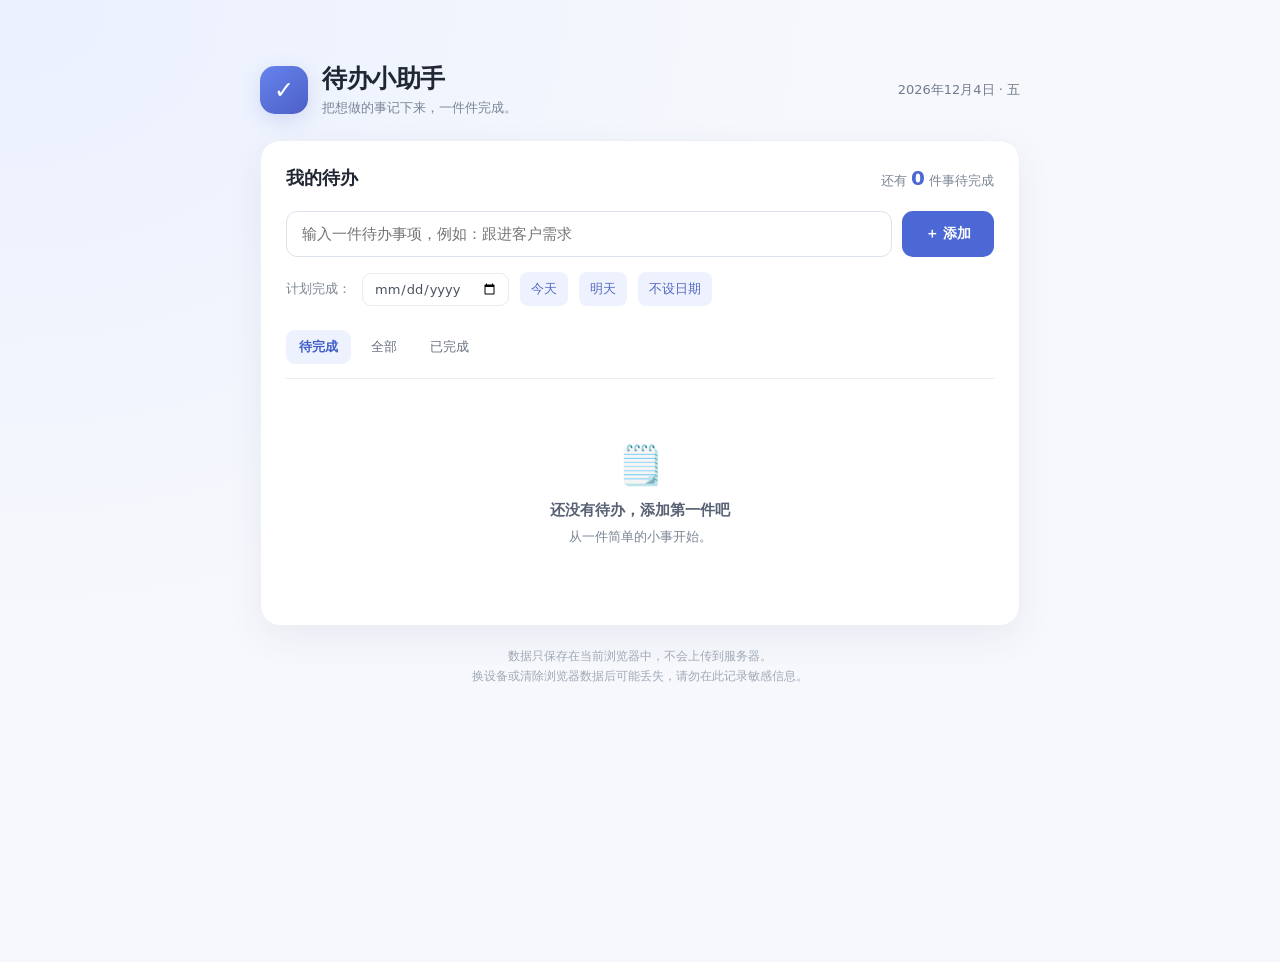
<file: todo/index.html>
<!DOCTYPE html>
<html lang="zh-CN">
<head>
<meta charset="UTF-8"/>
<meta name="viewport" content="width=device-width,initial-scale=1"/>
<title>待办小助手 · 轻量清单</title>
<style>
:root{--ink:#202633;--muted:#7b8594;--line:#e8ebf1;--primary:#4b68d4;--primaryLight:#eef2ff;--surface:#fff;--bg:#f6f8fc;--red:#d84a4a;--green:#318866}
*{box-sizing:border-box}body{margin:0;background:radial-gradient(ellipse at top left,#eaf0ff 0%,transparent 45%),var(--bg);color:var(--ink);font-family:system-ui,-apple-system,"Segoe UI","PingFang SC","Microsoft YaHei",sans-serif;min-height:100vh}
.shell{width:min(760px,calc(100% - 32px));margin:62px auto 50px}.top{display:flex;align-items:center;justify-content:space-between;gap:10px;margin-bottom:23px}.brand{display:flex;align-items:center;gap:14px}.logo{width:48px;height:48px;border-radius:15px;display:grid;place-items:center;color:#fff;background:linear-gradient(140deg,#6685ed,#4d5ec7);box-shadow:0 6px 20px #6179d136;font-size:24px}.heading{font-size:25px;font-weight:750;letter-spacing:-.4px}.sub{font-size:13px;color:var(--muted);margin-top:4px}.date{color:#717b90;font-size:13px;white-space:nowrap}.panel{background:var(--surface);border:1px solid #edf0f5;border-radius:20px;box-shadow:0 12px 36px #2d426611;padding:25px}
.summary{display:flex;justify-content:space-between;align-items:end;gap:10px;margin-bottom:21px}.summaryTitle{font-size:18px;font-weight:700}.stats{font-size:13px;color:var(--muted)}.stats strong{font-size:20px;color:var(--primary);font-weight:750}
.add-form{display:flex;gap:10px;margin-bottom:15px}.add-form input[type=text]{height:46px;flex:1;min-width:0;border:1px solid #dce2ec;border-radius:11px;padding:0 15px;font:inherit;font-size:15px;outline:none;transition:.15s}.add-form input[type=text]:focus{border-color:#8296e8;box-shadow:0 0 0 3px #8296e821}.add-form button{border:0;background:var(--primary);color:white;border-radius:11px;padding:0 23px;font-size:14px;font-weight:650;cursor:pointer;white-space:nowrap}.add-form button:hover{background:#3e57bb}
.settings{display:flex;align-items:center;gap:11px;flex-wrap:wrap;margin-bottom:24px;font-size:13px;color:var(--muted)}.date-control{border:1px solid var(--line);border-radius:9px;background:white;display:flex;align-items:center;gap:8px;padding:7px 10px}.date-control input{border:0;background:transparent;color:#4b5361;font:inherit;outline:0;min-width:110px}.quick{border:0;border-radius:8px;background:var(--primaryLight);color:#566bc2;padding:8px 11px;cursor:pointer;font:inherit}.quick:hover{background:#e2e9ff}.quick.active{background:#d9e3ff;color:#284bb4}
.filters{display:flex;align-items:center;gap:7px;border-bottom:1px solid var(--line);margin-bottom:4px;padding-bottom:14px}.filter{border:0;background:transparent;color:#6a7383;padding:8px 13px;border-radius:9px;cursor:pointer;font:inherit;font-size:13px}.filter.active{background:var(--primaryLight);color:#425fc6;font-weight:650}.spacer{flex:1}.clear{background:none;border:none;color:#9aa2b0;font-size:12px;cursor:pointer;padding:7px}.clear:hover{color:var(--red)}
.tasks{margin:0;padding:0;list-style:none}.task{display:flex;align-items:center;gap:13px;padding:17px 3px;border-bottom:1px solid #f0f2f6;min-height:75px}.task:last-child{border-bottom:none}.check{appearance:none;width:21px;height:21px;border:1.8px solid #bdc6d6;border-radius:7px;display:grid;place-items:center;margin:0;cursor:pointer;flex:none;transition:.15s}.check:checked{background:var(--primary);border-color:var(--primary)}.check:checked::after{content:'✓';font-size:14px;color:white;font-weight:700}.taskBody{min-width:0;flex:1}.taskTitle{font-size:15px;line-height:1.5;word-break:break-word}.task.done .taskTitle{color:#a2a9b4;text-decoration:line-through}.meta{margin-top:3px;font-size:12px;color:#9aa3b0}.meta.overdue{color:var(--red)}.meta.today{color:var(--green)}.delete{border:0;background:#f8f9fb;color:#adb5c0;width:30px;height:30px;border-radius:8px;cursor:pointer;font-size:18px;flex:none}.delete:hover{background:#fff0f0;color:var(--red)}.empty{padding:60px 0 54px;text-align:center;color:var(--muted)}.emptyIcon{font-size:38px;margin-bottom:14px}.emptyTitle{font-size:15px;color:#596274;font-weight:600}.emptyHint{font-size:13px;margin-top:8px}.foot{text-align:center;color:#a0a9b6;font-size:12px;margin:20px auto;line-height:1.7}
@media(max-width:500px){.shell{margin:29px auto;width:min(100% - 22px,760px)}.panel{padding:18px 15px}.heading{font-size:22px}.date{display:none}.add-form button{padding:0 17px}.stats strong{font-size:18px}.summaryTitle{font-size:16px}.filters{gap:1px}.filter{padding:8px 9px}}
</style>
</head>
<body>
<main class="shell">
 <header class="top"><div class="brand"><div class="logo" aria-hidden="true">✓</div><div><div class="heading">待办小助手</div><div class="sub">把想做的事记下来，一件件完成。</div></div></div><time class="date" id="nowLabel"></time></header>
 <section class="panel" aria-label="待办清单">
  <div class="summary"><div class="summaryTitle">我的待办</div><div class="stats">还有 <strong id="remaining">0</strong> 件事待完成</div></div>
  <form class="add-form" id="addForm"><input id="taskInput" type="text" maxlength="150" placeholder="输入一件待办事项，例如：跟进客户需求" autocomplete="off" aria-label="待办内容" required/><button type="submit">＋ 添加</button></form>
  <div class="settings"><span>计划完成：</span><div class="date-control"><input id="dueDate" type="date" aria-label="计划完成日期"/></div><button type="button" class="quick" id="todayBtn">今天</button><button type="button" class="quick" id="tomorrowBtn">明天</button><button type="button" class="quick" id="noDateBtn">不设日期</button></div>
  <nav class="filters" aria-label="筛选待办"><button class="filter active" data-filter="pending">待完成</button><button class="filter" data-filter="all">全部</button><button class="filter" data-filter="done">已完成</button><div class="spacer"></div><button type="button" class="clear" id="clearDone" title="清除全部已完成事项">清除已完成</button></nav>
  <ul class="tasks" id="tasks"></ul><div class="empty" id="empty"><div class="emptyIcon">🗒️</div><div class="emptyTitle" id="emptyTitle">还没有待办，添加第一件吧</div><div class="emptyHint" id="emptyHint">从一件简单的小事开始。</div></div>
 </section>
 <div class="foot">数据只保存在当前浏览器中，不会上传到服务器。<br/>换设备或清除浏览器数据后可能丢失，请勿在此记录敏感信息。</div>
</main>
<script>
(function(){
 'use strict';
 const KEY='simple_todo_assistant_v1';
 const $=(id)=>document.getElementById(id);
 const today=()=>{let d=new Date(); return [d.getFullYear(),String(d.getMonth()+1).padStart(2,'0'),String(d.getDate()).padStart(2,'0')].join('-');};
 const dayOffset=(n)=>{let d=new Date();d.setDate(d.getDate()+n);return [d.getFullYear(),String(d.getMonth()+1).padStart(2,'0'),String(d.getDate()).padStart(2,'0')].join('-');};
 let tasks=[];try{const saved=JSON.parse(localStorage.getItem(KEY)||'[]');if(Array.isArray(saved)){tasks=saved.filter(t=>t&&typeof t.text==='string'&&typeof t.id==='string').map(t=>({id:t.id,text:t.text,due:typeof t.due==='string'?t.due:'',done:!!t.done,created:Number(t.created)||Date.now()}));}}catch(err){console.warn('无法读取本地待办数据',err);}
 let filter='pending';
 const persist=()=>{try{localStorage.setItem(KEY,JSON.stringify(tasks));}catch(err){alert('无法保存到浏览器。请检查是否使用了隐私模式或浏览器存储已满。');}};
 const fmt=(date)=>{const a=date.split('-');return a.length===3?`${Number(a[1])}月${Number(a[2])}日`:date;};
 const now=new Date();$('nowLabel').textContent=`${now.getFullYear()}年${now.getMonth()+1}月${now.getDate()}日 · ${'日一二三四五六'[now.getDay()]}`;
 function render(){
  const list=$('tasks');list.replaceChildren();
  const remaining=tasks.filter(t=>!t.done).length;$('remaining').textContent=remaining;
  const shown=tasks.filter(t=>filter==='all'||(filter==='pending'&&!t.done)||(filter==='done'&&t.done)).sort((a,b)=>a.done-b.done||(a.due||'9999').localeCompare(b.due||'9999')||b.created-a.created);
  $('empty').hidden=shown.length>0;$('empty').style.display=shown.length?'none':'block';
  if(!shown.length){$('emptyTitle').textContent=filter==='pending'&&tasks.length?'待办都完成啦！':filter==='done'?'还没有完成的事项':'还没有待办，添加第一件吧';$('emptyHint').textContent=filter==='pending'&&tasks.length?'做得不错，可以放松一下。':'从一件简单的小事开始。';}
  for(const task of shown){
   const li=document.createElement('li');li.className='task'+(task.done?' done':'');
   const cb=document.createElement('input');cb.type='checkbox';cb.className='check';cb.checked=task.done;cb.setAttribute('aria-label','标记完成：'+task.text);cb.addEventListener('change',()=>{task.done=cb.checked;persist();render();});
   const body=document.createElement('div');body.className='taskBody';const name=document.createElement('div');name.className='taskTitle';name.textContent=task.text;body.appendChild(name);
   if(task.due){const meta=document.createElement('div');meta.className='meta';const prefix=task.due===today()?'今天':task.due===dayOffset(1)?'明天':fmt(task.due);meta.textContent=task.done?`${prefix} · 已完成`:task.due<today()?`${fmt(task.due)} · 已逾期`:prefix+'完成';if(!task.done&&task.due<today())meta.classList.add('overdue');else if(!task.done&&task.due===today())meta.classList.add('today');body.appendChild(meta);}
   const del=document.createElement('button');del.type='button';del.className='delete';del.textContent='×';del.title='删除待办';del.setAttribute('aria-label','删除：'+task.text);del.addEventListener('click',()=>{tasks=tasks.filter(t=>t.id!==task.id);persist();render();});
   li.append(cb,body,del);list.append(li);
  }
  document.querySelectorAll('.filter').forEach(b=>{b.classList.toggle('active',b.dataset.filter===filter);b.setAttribute('aria-pressed',String(b.dataset.filter===filter));});
  $('clearDone').hidden=!tasks.some(t=>t.done);
 }
 $('addForm').addEventListener('submit',ev=>{ev.preventDefault();const text=$('taskInput').value.trim();if(!text)return;tasks.unshift({id:typeof crypto!=='undefined'&&crypto.randomUUID?crypto.randomUUID():String(Date.now())+'_'+Math.random(),text,due:$('dueDate').value,done:false,created:Date.now()});persist();$('taskInput').value='';$('taskInput').focus();filter='pending';render();});
 document.querySelectorAll('.filter').forEach(btn=>btn.addEventListener('click',()=>{filter=btn.dataset.filter;render();}));
 $('todayBtn').addEventListener('click',()=>{$('dueDate').value=today();});$('tomorrowBtn').addEventListener('click',()=>{$('dueDate').value=dayOffset(1);});$('noDateBtn').addEventListener('click',()=>{$('dueDate').value='';});
 $('clearDone').addEventListener('click',()=>{if(confirm('确定要清除所有已完成的待办吗？')){tasks=tasks.filter(t=>!t.done);persist();render();}});
 render();
})();
</script>
</body></html>
</file>
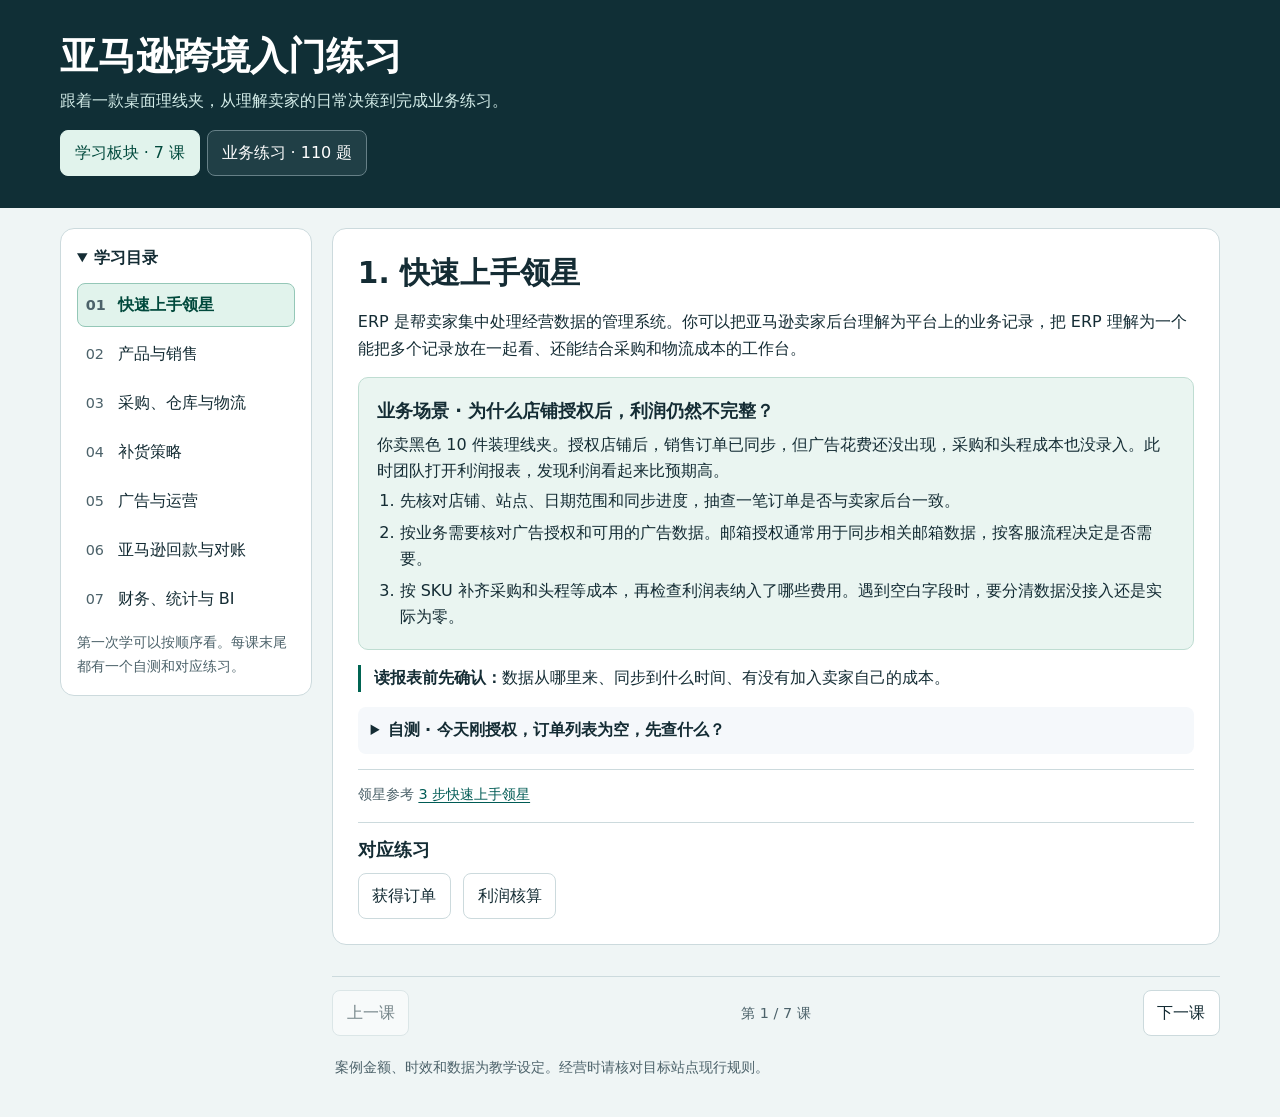
<file: reports/amazon-crossborder-practice/index.html>
<!doctype html>
<html lang="zh-CN">
<head>
<meta charset="utf-8">
<meta name="viewport" content="width=device-width, initial-scale=1">
<title>亚马逊跨境入门练习</title>
<style>
:root{color-scheme:light;--ink:#142c34;--muted:#4c626a;--line:#ccdadd;--paper:#fff;--bg:#eff5f5;--accent:#006452;--deep:#102f36;--wash:#e1f3ec;--warn:#852c18;--warm:#fff0e8}
*{box-sizing:border-box}
[hidden]{display:none!important}
body{margin:0;background:var(--bg);color:var(--ink);font:1rem/1.65 system-ui,"Microsoft YaHei",sans-serif}
button,textarea{font:inherit}
button,a,textarea,input{touch-action:manipulation}
a{color:#005b55;text-underline-offset:.2em}
:focus-visible{outline:3px solid #006bb3;outline-offset:3px}
button{cursor:pointer;color:var(--ink);border:1px solid var(--line);background:var(--paper);border-radius:8px;padding:.55rem .85rem;min-height:44px}
button:hover:enabled{border-color:var(--accent);background:var(--wash)}
button:disabled{opacity:.55;cursor:default}
button.primary{background:var(--accent);color:#fff;border-color:var(--accent);font-weight:700}
button.primary:hover:enabled{background:#004d40;color:#fff}
h1,h2,h3,p{margin:0}
header{background:var(--deep);color:white;padding:2rem max(1rem,calc((100vw - 1160px)/2))}
header h1{font-size:clamp(1.55rem,4vw,2.35rem);line-height:1.3;margin-bottom:.45rem}
header p{color:#d5eeea}
.shell{display:grid;grid-template-columns:252px minmax(0,1fr);gap:1.25rem;max-width:1192px;margin:0 auto;padding:1.25rem 1rem 2rem;align-items:start}
.rail,.panel{background:var(--paper);border:1px solid var(--line);border-radius:14px}
.rail{padding:1rem}
.rail summary{cursor:pointer;font-weight:750;min-height:38px}
nav{display:grid;gap:5px}
nav button{display:grid;grid-template-columns:1.65rem 1fr auto;gap:.35rem;text-align:left;align-items:center;padding:.4rem .48rem;border-color:transparent}
nav button[aria-current=true]{background:var(--wash);border-color:#94c7b7;color:#00493c;font-weight:750}
.count,.muted{color:var(--muted);font-size:.9rem}
main{display:grid;gap:.85rem;min-width:0}
.view{display:grid;gap:.85rem;min-width:0}
.mode-switch{display:flex;gap:.45rem;flex-wrap:wrap;margin-top:1rem}
.mode-switch button{background:#203f46;color:#fff;border-color:#668087}
.mode-switch button[aria-pressed=true],.mode-switch button:hover{background:#e1f3ec;color:#00493c;border-color:#e1f3ec}
.lesson-rail p,.rail-note{margin-top:.6rem}
#lesson-menu button{grid-template-columns:1.65rem 1fr}
.lesson{display:grid;gap:.95rem}
.lesson h2{font-size:clamp(1.35rem,3vw,1.85rem);line-height:1.35}
.lesson h3{font-size:1.11rem;margin-bottom:.35rem}
.lesson ul,.lesson ol{margin:.25rem 0 0;padding-left:1.4rem}
.lesson li+li{margin-top:.32rem}
.lesson .scenario{background:#eaf5f1;border:1px solid #bfddd2;border-radius:10px;padding:clamp(.8rem,2vw,1.15rem)}
.scenario p+p{margin-top:.6rem}
.lesson .takeaway{border-left:3px solid var(--accent);padding-left:.8rem}
.lesson .reading{padding-top:.8rem;border-top:1px solid var(--line)}
.lesson .reading a{display:inline-block;margin-right:.75rem}
.lesson-actions{border-top:1px solid var(--line);padding-top:.85rem}
.lesson-actions .toolbar{margin-top:.45rem}
.lesson-pages{margin-top:0}
.learning-check{background:#f5f8fb;border-radius:8px;padding:.65rem .8rem}
.learning-check summary{cursor:pointer;font-weight:650}
.learning-check p{margin-top:.4rem}
.panel{padding:clamp(1rem,3vw,1.55rem)}
.top,.toolbar,.controls,.questions{display:flex;align-items:center;flex-wrap:wrap;gap:.5rem .75rem}
.top,.controls{justify-content:space-between}
.module-title{font-size:1.5rem;line-height:1.3;margin:.2rem 0 .45rem}
.module-description{margin:.45rem 0 .25rem}
.questions{margin:1rem 0 0;gap:.35rem}
.questions button{padding:.2rem .25rem;min-width:44px;font-variant-numeric:tabular-nums}
.questions [aria-current=true]{border:2px solid var(--accent);font-weight:750}
.questions [data-mark=correct]{background:var(--wash)}
.questions [data-mark=incorrect]{background:var(--warm)}
.questions [data-mark=written]{background:#e4edf8}
.progress-box{margin-top:1rem}
progress{width:100%;height:.65rem;accent-color:var(--accent);display:block;margin-top:.4rem}
.question-title{font-size:clamp(1.16rem,2.4vw,1.46rem);line-height:1.5;margin:.35rem 0 .85rem;overflow-wrap:anywhere}
fieldset{margin:0;padding:0;border:0;display:grid;gap:.55rem}
#options{display:grid;gap:.55rem}
legend{padding:0;margin:0 0 .4rem;color:var(--muted)}
.option{padding:.65rem .8rem;border:1px solid var(--line);border-radius:8px;display:flex;align-items:flex-start;gap:.55rem;cursor:pointer}
.option:has(input:checked){border-color:#399881;background:var(--wash)}
.option input{accent-color:var(--accent);flex:none;margin:.34rem 0 0;width:1rem;height:1rem}
textarea{width:100%;min-height:128px;border:1px solid #8fa8ae;border-radius:8px;padding:.65rem .75rem;margin-top:.4rem;resize:vertical;color:var(--ink)}
.submit{margin-top:.8rem}
.feedback{margin-top:.8rem;border-radius:8px;background:var(--wash);padding:.8rem .95rem;overflow-wrap:anywhere}
.feedback[data-state=incorrect]{background:var(--warm);color:var(--warn)}
.feedback[data-state=written]{background:#e9f0f9}
.feedback p+p{margin-top:.3rem}
.controls{margin-top:1.1rem;border-top:1px solid var(--line);padding-top:.85rem}
.export h2{font-size:1.16rem;margin-bottom:.35rem}
.export .toolbar,.export .muted{margin-top:.45rem}
.error{color:var(--warn);margin-top:.4rem}
details.reference{margin-top:.5rem}
details.reference summary{cursor:pointer}
footer{padding:.35rem .2rem}
@media(max-width:690px){header{padding:1.25rem 1rem}.shell{grid-template-columns:1fr;gap:.75rem;padding-top:.75rem}.rail{padding:.65rem .85rem}nav{grid-template-columns:repeat(auto-fit,minmax(155px,1fr))}}
</style>
</head>
<body>
<header>
  <h1>亚马逊跨境入门练习</h1>
  <p>跟着一款桌面理线夹，从理解卖家的日常决策到完成业务练习。</p>
  <div class="mode-switch" role="group" aria-label="学习与练习">
    <button type="button" id="show-learning" aria-controls="learning-view" aria-pressed="true">学习板块 · 7 课</button>
    <button type="button" id="show-practice" aria-controls="practice-view" aria-pressed="false">业务练习 · 110 题</button>
  </div>
</header>
<div class="shell">
  <aside class="rail lesson-rail" id="learning-rail">
    <details open id="lesson-directory"><summary>学习目录</summary><nav id="lesson-menu" aria-label="选择学习板块"></nav></details>
    <p class="muted">第一次学可以按顺序看。每课末尾都有一个自测和对应练习。</p>
  </aside>
  <aside class="rail" id="practice-rail" hidden>
    <details open id="directory"><summary>业务路线</summary><nav id="modules" aria-label="选择练习模块"></nav></details>
    <p class="muted rail-note">实际开售前，FBA 商品通常要先备货入仓并确认可售。</p>
  </aside>
  <main>
    <noscript>请使用启用了 JavaScript 的浏览器打开本文件。</noscript>
    <div class="view" id="learning-view">
      <article class="panel lesson" aria-labelledby="lesson-1" data-lesson>
        <h2 id="lesson-1" tabindex="-1">1. 快速上手领星</h2>
        <p>ERP 是帮卖家集中处理经营数据的管理系统。你可以把亚马逊卖家后台理解为平台上的业务记录，把 ERP 理解为一个能把多个记录放在一起看、还能结合采购和物流成本的工作台。</p>
        <section class="scenario">
          <h3>业务场景 · 为什么店铺授权后，利润仍然不完整？</h3>
          <p>你卖黑色 10 件装理线夹。授权店铺后，销售订单已同步，但广告花费还没出现，采购和头程成本也没录入。此时团队打开利润报表，发现利润看起来比预期高。</p>
          <ol>
            <li>先核对店铺、站点、日期范围和同步进度，抽查一笔订单是否与卖家后台一致。</li>
            <li>按业务需要核对广告授权和可用的广告数据。邮箱授权通常用于同步相关邮箱数据，按客服流程决定是否需要。</li>
            <li>按 SKU 补齐采购和头程等成本，再检查利润表纳入了哪些费用。遇到空白字段时，要分清数据没接入还是实际为零。</li>
          </ol>
        </section>
        <p class="takeaway"><strong>读报表前先确认：</strong>数据从哪里来、同步到什么时间、有没有加入卖家自己的成本。</p>
        <details class="learning-check"><summary>自测 · 今天刚授权，订单列表为空，先查什么？</summary><p>先查店铺授权、同步状态、筛选范围和权限，再到卖家后台用一笔订单交叉核验。</p></details>
        <p class="reading muted">领星参考 <a href="https://www.lingxing.com/help/article/1minuseLX" target="_blank" rel="noopener noreferrer">3 步快速上手领星</a></p>
        <div class="lesson-actions"><h3>对应练习</h3><div class="toolbar"><button type="button" data-practice="2">获得订单</button><button type="button" data-practice="9">利润核算</button></div></div>
      </article>
      <article class="panel lesson" aria-labelledby="lesson-2" data-lesson hidden>
        <h2 id="lesson-2" tabindex="-1">2. 产品与销售</h2>
        <p>选品要先验证谁会买、需要解决什么、愿意付多少钱。产品定下来后，商品资料、买家看到的页面和订单里记录的规格才能对得上。</p>
        <section class="scenario">
          <h3>业务场景 · 同款理线夹有黑白两个颜色，怎么上架和处理订单？</h3>
          <p>竞品评论反复提到“线太粗放不进去”。你实测后确认理线夹适合 3–5 毫米线材，决定推出黑色和白色两个 10 件装，并在页面注明适用线径。</p>
          <ul>
            <li><strong>SKU</strong> 是卖家自己的商品编码，可用 CLIP-BK-10 和 CLIP-WH-10 分开管库存。订单也用对应编码识别卖出了哪款。</li>
            <li><strong>ASIN</strong> 是亚马逊目录编号。若类目允许颜色变体，黑白两款可组成同一变体系列，各自对应可购买的子款。</li>
            <li><strong>Listing</strong> 是商品刊登。买家会在详情页看图、选颜色和下单。后台提交成功后，切换黑白两款，逐一检查图片、价格、库存及购买入口。</li>
          </ul>
        </section>
        <p class="takeaway"><strong>交接给运营：</strong>每款的 SKU、颜色、件数、准确规格、实物图和可用范围。订单产生后可按 SKU 追溯页面与实物。</p>
        <details class="learning-check"><summary>自测 · 白色款页面能看到，买家却下不了单，你先看哪三样？</summary><p>检查白色款报价是否生效、是否有可售库存、是否有配送或刊登限制。</p></details>
        <p class="reading muted">领星参考 <a href="https://www.lingxing.com/help/article/productManage" target="_blank" rel="noopener noreferrer">产品管理</a><a href="https://www.lingxing.com/help/article/listing1" target="_blank" rel="noopener noreferrer">Listing</a><a href="https://www.lingxing.com/help/article/OrderMmanagement" target="_blank" rel="noopener noreferrer">订单管理</a></p>
        <div class="lesson-actions"><h3>对应练习</h3><div class="toolbar"><button type="button" data-practice="0">选品与产品</button><button type="button" data-practice="1">创建 Listing</button><button type="button" data-practice="2">获得订单</button></div></div>
      </article>
      <article class="panel lesson" aria-labelledby="lesson-3" data-lesson hidden>
        <h2 id="lesson-3" tabindex="-1">3. 采购、仓库与物流</h2>
        <p>采购单记录你向工厂订了什么。仓库收货记录实物到了多少、多少合格。头程物流记录整批货如何运到海外仓或亚马逊仓。走 FBA 时，亚马逊会再根据买家订单拣货和派送。</p>
        <section class="scenario">
          <h3>业务场景 · 订了 300 套，为什么暂时只有 270 套可卖？</h3>
          <ol>
            <li>采购单是 300 套。国内仓实际收了 300 套，其中 10 套包装破损被隔离，290 套验收合格并发运。</li>
            <li>货代显示已签收，亚马逊接收了 290 套，其中 270 套当前可售，另 20 套仍在处理中。</li>
            <li>这时候用 270 套安排销售。对国内仓的 10 套跟进返工，对亚马逊待处理的 20 套查库存状态和预计转可售日期。</li>
          </ol>
        </section>
        <p class="takeaway"><strong>定位差异要用对应的单据：</strong>采购单看订购，收货单看验收，运单看物流，货件和库存报告看入仓及可售。SKU、批次和货件编号帮助你串起来。</p>
        <details class="learning-check"><summary>自测 · 物流已签收，能按发出数量直接开广告吗？</summary><p>先以目标 SKU 当下可售量和预计销量评估能承接多少订单，再核对还有多少正在接收或处理。</p></details>
        <p class="reading muted">领星参考 <a href="https://www.lingxing.com/help/article/gongyinglianguanli" target="_blank" rel="noopener noreferrer">供应链管理</a><a href="https://www.lingxing.com/help/article/Firstleglogistics" target="_blank" rel="noopener noreferrer">头程物流单</a><a href="https://www.lingxing.com/help/article/fbaShippingProcess" target="_blank" rel="noopener noreferrer">FBA 发货流程</a></p>
        <div class="lesson-actions"><h3>对应练习</h3><div class="toolbar"><button type="button" data-practice="3">采购备货</button><button type="button" data-practice="4">头程运输</button><button type="button" data-practice="5">FBA 入仓</button></div></div>
      </article>
      <article class="panel lesson" aria-labelledby="lesson-4" data-lesson hidden>
        <h2 id="lesson-4" tabindex="-1">4. 补货策略</h2>
        <p>补货要同时回答两个问题：现在的货能卖到哪天？新货在什么时候能卖？采购、运输、清关和入仓都会占用时间，促销和断货也会影响历史销量。</p>
        <section class="scenario">
          <h3>业务场景 · 每天卖 8 套，眼下库存只有 80 套</h3>
          <p>80 套能覆盖约 10 天。有一批 60 套在途，预计第 14 天才可售。所以第 11 到 13 天预计有约 3 天缺口，即约 24 套需求。就算把这批货计入后续补货计划，当下的断货风险仍要单独看。</p>
          <p>假设从下采购单到可售要 20 天，希望额外留 5 天缓冲，按日销 8 套估算，本轮目标覆盖量是 8 ×（20＋5）＝200 套。扣去当前可售 80 套、有效在途 60 套，粗算还差 60 套。你可以另外评估能否把一小批提前送到，覆盖第 14 天之前的空档。</p>
        </section>
        <p class="takeaway"><strong>补货表至少要有：</strong>预计日销、当前可售、在途数量、预计可售日期、供货周期、安全库存与起订量。同一批货在多个列表出现时按货件去重。</p>
        <details class="learning-check"><summary>自测 · 大促期间日销翻倍，平时备货要按哪个数字估？</summary><p>用正常有货时的日销作为基线，给确认会发生的促销单独设预计增量和备货窗口。</p></details>
        <p class="reading muted">领星参考 <a href="https://www.lingxing.com/help/article/buhuocelue" target="_blank" rel="noopener noreferrer">如何制定科学的补货策略</a><a href="https://www.lingxing.com/help/article/replenishmentAadvice" target="_blank" rel="noopener noreferrer">补货建议详解</a></p>
        <div class="lesson-actions"><h3>对应练习</h3><div class="toolbar"><button type="button" data-practice="10">根据销量再次补货</button><button type="button" data-practice="5">FBA 入仓</button></div></div>
      </article>
      <article class="panel lesson" aria-labelledby="lesson-5" data-lesson hidden>
        <h2 id="lesson-5" tabindex="-1">5. 广告与运营</h2>
        <p>广告帮买家发现商品。SP 是商品推广，常用来为具体商品获取流量。SB 是品牌推广，SD 是展示型推广。广告类型的适用条件和展示位置按目标站点核对。</p>
        <section class="scenario">
          <h3>业务场景 · 广告有人点，为什么没赚到钱？</h3>
          <p>理线夹一周获得 2,000 次曝光、40 次点击、4 笔广告归因订单，总广告花费 $24。假设每单都卖一套，价格 $16，广告归因销售额是 $64。</p>
          <ul>
            <li>点击率是 40 ÷ 2,000＝2%，反映看到广告后有多少次点击。</li>
            <li>按本例简化，广告订单转化率是 4 ÷ 40＝10%，用来看点击后有多少归因订单。</li>
            <li>ACOS 是广告花费 ÷ 广告归因销售额，本例为 $24 ÷ $64＝37.5%。如果每套在计广告前只剩 $5，四套贡献 $20，覆盖不了 $24 的广告花费。</li>
          </ul>
        </section>
        <p class="takeaway"><strong>先定位漏斗在哪一步变差：</strong>很少点击时看流量相关性与主图、标题。有人点却很少买时，看价格、可售、配送、页面和搜索意图，再选择一项调整并复查。</p>
        <details class="learning-check"><summary>自测 · 广告无归因销售，有 $10 花费，ACOS 填多少？</summary><p>分母为零，记为无法计算。结合搜索词、点击和归因数据是否已经齐全，决定下一步。</p></details>
        <p class="reading muted">领星参考 <a href="https://www.lingxing.com/help/article/guanggao" target="_blank" rel="noopener noreferrer">如何快速高效地投放广告</a><a href="https://www.lingxing.com/help/article/Dashboard" target="_blank" rel="noopener noreferrer">广告仪表盘</a></p>
        <div class="lesson-actions"><h3>对应练习</h3><div class="toolbar"><button type="button" data-practice="6">销售与广告</button><button type="button" data-practice="1">创建 Listing</button></div></div>
      </article>
      <article class="panel lesson" aria-labelledby="lesson-6" data-lesson hidden>
        <h2 id="lesson-6" tabindex="-1">6. 亚马逊回款与对账</h2>
        <p>买家付款后，卖家还要跟踪履约、平台结算、平台转账和收款账户入账。一笔转账可汇集多笔订单，期间也可能有费用、退款、暂留和调整。</p>
        <section class="scenario">
          <h3>业务场景 · 本期卖了 $800，为什么收款账户只有 $527 入账？</h3>
          <ol>
            <li>在交易明细确认本期销售 $800，平台及履约费用 $200，客户退款 $40，简化交易净额为 $560。</li>
            <li>在结算汇总确认本期暂留 $30。假设没有期初余额及其他调整，平台转出 $530。</li>
            <li>在收款账户以转账标识匹配 $527 入账。如果流水显示收款服务费 $3，三段数字就对上了。</li>
          </ol>
        </section>
        <p class="takeaway"><strong>查一笔订单看交易明细，查整期看结算汇总，查到账看收款流水。</strong>先统一店铺、币种和时间范围，再解释差额。</p>
        <details class="learning-check"><summary>自测 · 平台显示已转账，账户还没有到账，下一步是什么？</summary><p>记录转账标识、账户、金额、币种与日期，对照收款工具的处理时间和入账状态。超过正常处理时效再按渠道追踪。</p></details>
        <p class="reading muted">领星参考 <a href="https://www.lingxing.com/help/article/jiesuanzhongxin" target="_blank" rel="noopener noreferrer">如何算清亚马逊回款</a><a href="https://www.lingxing.com/help/article/SettlementCenter" target="_blank" rel="noopener noreferrer">亚马逊结算中心</a></p>
        <div class="lesson-actions"><h3>对应练习</h3><div class="toolbar"><button type="button" data-practice="8">亚马逊结算</button><button type="button" data-practice="7">客服与退货</button></div></div>
      </article>
      <article class="panel lesson" aria-labelledby="lesson-7" data-lesson hidden>
        <h2 id="lesson-7" tabindex="-1">7. 财务、统计与 BI</h2>
        <p>财务回答卖一件能剩多少钱、钱何时回来。统计让你看每天卖了多少、哪些规格变化最大。BI（商业智能）把销量、广告、库存和利润放在一起看，帮你决定是否调整价格、补货或投放。</p>
        <section class="scenario">
          <h3>业务场景 · 销量从 40 套涨到 50 套，为什么利润少了？</h3>
          <p>两周售价都为 $16，假设每套采购、头程、平台及履约费用合计 $10，忽略其他费用。第一周卖 40 套，广告花 $60，商品贡献为 40 ×（$16－$10）－$60＝$180。第二周卖 50 套，广告花 $160，贡献变成 50 ×（$16－$10）－$160＝$140。</p>
          <p>第二周多卖 10 套，广告前多出 $60，但广告多花 $100，所以贡献少了 $40。此时可以按 SKU 和活动看广告流量是否相关、获客成本是否变高，再决定怎么调预算。</p>
        </section>
        <p class="takeaway"><strong>每周看板可以先放五项：</strong>销量、每套扣广告后的贡献、退款率、预计库存覆盖天数、实际回款。比较数据时保持店铺、币种、周期和费用口径一致。</p>
        <details class="learning-check"><summary>自测 · 本月商品贡献为正，现金账户为什么可能减少？</summary><p>可能预付了下一批采购款，也可能已有销售还在待结算。对照未售库存和采购流水，以及结算、暂留和到账记录。</p></details>
        <p class="reading muted">领星参考 <a href="https://www.lingxing.com/help/article/ProfitStatementnew" target="_blank" rel="noopener noreferrer">利润核算详解</a><a href="https://www.lingxing.com/help/article/manageBoard" target="_blank" rel="noopener noreferrer">销售看板</a><a href="https://www.lingxing.com/help/article/Dataanalysisd" target="_blank" rel="noopener noreferrer">数据分析</a></p>
        <div class="lesson-actions"><h3>对应练习</h3><div class="toolbar"><button type="button" data-practice="9">利润核算</button><button type="button" data-practice="10">根据销量再次补货</button></div></div>
      </article>
      <div class="controls lesson-pages" aria-label="学习板块翻页">
        <button type="button" id="previous-lesson">上一课</button>
        <span class="muted" id="lesson-position"></span>
        <button type="button" id="next-lesson">下一课</button>
      </div>
      <footer class="muted">案例金额、时效和数据为教学设定。经营时请核对目标站点现行规则。</footer>
    </div>
    <div class="view" id="practice-view" hidden>
    <section class="panel" aria-labelledby="module-title">
      <div class="top"><p class="muted" id="module-index"></p><p class="muted" id="overall"></p></div>
      <h2 class="module-title" id="module-title"></h2>
      <p class="module-description" id="module-description"></p>
      <p class="muted">领星参考阅读 <a id="source" target="_blank" rel="noopener noreferrer"></a></p>
      <div class="progress-box"><label class="muted" id="progress-label" for="progress"></label><progress id="progress" max="10" value="0"></progress></div>
      <div class="questions" id="questions" role="group" aria-label="题号"></div>
    </section>
    <section class="panel" aria-labelledby="question">
      <p class="muted" id="question-meta"></p>
      <h3 class="question-title" id="question" tabindex="-1"></h3>
      <form id="quiz" novalidate>
        <fieldset id="choice" hidden><legend>请选择一个答案</legend><div id="options"></div></fieldset>
        <div id="writing" hidden><label for="response">写下你的判断和理由</label><textarea id="response" maxlength="2500" placeholder="可以分点写，计算题请写出算式。"></textarea></div>
        <p id="error" class="error" role="alert" hidden></p>
        <button class="primary submit" type="submit" id="submit">提交答案</button>
      </form>
      <div id="feedback" class="feedback" tabindex="-1" role="status" hidden></div>
      <div class="controls">
        <button type="button" id="previous">上一题</button>
        <button type="button" id="retry" hidden>修改答案</button>
        <button type="button" id="next">下一题</button>
      </div>
    </section>
    <section class="panel export" id="review" aria-labelledby="export-title">
      <h2 id="export-title">提交简答题给 Codex 批改</h2>
      <p id="export-count">已提交的简答题会连同原题一起导出。</p>
      <div class="toolbar">
        <button type="button" id="download-module">下载本模块答案</button>
        <button type="button" id="download-all">下载全部答案</button>
      </div>
      <p class="muted" id="export-status" role="status">把下载的批改单上传到当前对话，我会按题号点评并给出修改稿。</p>
    </section>
    <footer class="muted" id="storage-note">练习数据保存在当前浏览器。题中金额、规则条件和商品情境为教学设定，经营时请核对目标站点现行规则。</footer>
    </div>
  </main>
</div>
<!-- 题库格式：模块 | 标题 | 阅读标题 | 领星文章地址末段 | 本模块目标
     C | 题干 | 正确选项（从 1 起） | A | B | C | D | 解析
     W | 题干 | 对照要点 -->
<script id="bank" type="text/plain">
M|选品与产品|新品开发|NewProducts|用需求、竞争、成本和供应能力筛选候选商品，形成可验证的产品定义。
C|你要评估桌面理线夹的市场需求，哪组证据最适合作为起点？|2|只看一个畅销品的售价|比较目标站点多款同类商品的价格、评论和需求信号|询问一家供应商有多少现货|只看自己的社交媒体热度|同站点、同用途的多款可比商品能提供需求和竞争线索。第三方销量估算还要标清来源。
C|几款理线夹都被反馈“粘不牢”。进入产品方案前，先做什么？|3|马上加大包装数量|根据星级最低的一条评论改产品|按桌面材质、安装方式和使用时长整理反馈，再做实测|直接在页面承诺适用所有表面|先找出问题出现的条件，才能区分材料缺陷、安装问题和商品描述不清。
C|比较 10 件装和 20 件装的竞品时，怎样对比价格更合理？|1|同时记录套装售价和每件价格，并核对功能、材质及促销状态|只按套装标价从低到高排序|只比较历史最高标价|把配送费和促销差异都忽略|单件价格帮助统一包装规格，但比较时仍要记录商品和销售条件的差异。
C|某供应商单价很低，但商标和外观权属存疑。定品前应怎么做？|4|先下大单锁价，再处理资料|改商品颜色后直接上架|只检查供应商营业执照|核查实物、包装及图文的知识产权风险和授权材料|供应商身份资料与具体商品的权属或授权是不同的证据。
C|理线夹售价 $15，已估算的采购、头程和平台费用合计 $11。要判断能否挣钱，还该考虑什么？|2|只考虑竞争对手的销售排名|广告、退货、包装等尚未计入的成本，以及销量变化|只考虑包装颜色|只把售价再除以采购价|目前差额 $4 仍需覆盖未计入的成本，估算时还应统一币种和每件口径。
C|黑色和白色理线夹需要分别追踪库存，产品主数据应怎么建？|3|两个颜色共用一个 SKU 和同一库存数|先只记颜色文字，出单后再补 SKU|每个可独立管理的规格分配独立 SKU，并记录颜色与包装规格|把收货仓名称作为 SKU|SKU 是卖家管理库存和报价的标识，独立库存需要可区分的编码。
C|样品通过使用测试，但供应商无法确认稳定交期。哪项决策更合理？|1|记录交期风险，先验证小批量供货或备选供应商|按最大需求量立即排产|用历史最低价替代交期验证|用竞品有货证明自己的供应稳定|样品合格说明产品可行，量产交期仍需要独立验证。
W|目标客户是居家办公用户。你准备怎样验证他们愿意买一套 10 件装理线夹？写出至少三种证据及一个判断标准。|可结合相关竞品的规格和价格带、评论中的真实场景与痛点、样品访谈或小规模测试。提前定义判断标准，例如足够多的目标用户能在真实桌面上安装成功，并接受预设价格。区分观察到的证据与推测。
W|评论常说“尺寸不合适”。请写出两种可能原因，各给一种验证方法和对应动作。|可能是线径超出设计范围，测量不同线径并试卡，按结果调整规格。也可能是页面表达让人误解，观察用户如何选型并检查详情页，补适用线径和比例图。动作应跟验证结果对应。
W|你要把黑色理线夹交给采购和运营。写出至少五项双方共用的主数据，并说明其中一项填错会造成什么后果。|可包括 SKU、颜色、材质、适用线径、套装件数、包装尺寸和重量、已验证使用条件、目标成本。例：套装件数录错会造成刊登与实物不符，影响价格核算并引发退货。
M|创建 Listing|Listing|listing1|理解商品标识和报价，核对详情页准确性及买家可购买状态。
C|哪一项正确描述 ASIN 与卖家 SKU？|4|两者都是运输追踪号|ASIN 由卖家自行编成内部采购单号|不同卖家销售同一目录商品时一定共享同一个卖家 SKU|ASIN 标识亚马逊目录商品，卖家 SKU 用于卖家管理商品或报价|同一目录商品可对应不同卖家的报价及各自的 SKU。
C|页面写“适合所有线径”，实测只支持 3–5 毫米。应该如何发布？|2|只把表述藏在副图里|明确写出实测支持的 3–5 毫米，并统一文字和图片|先上线再看是否有人投诉|只保留“通用”，删掉所有规格|页面应准确反映已验证的兼容范围，包括标题、要点与配图。
C|想把同款黑色与白色合并展示，先核对什么？|1|目标类目是否允许颜色变体及两款是否符合要求|两款的采购单位是否相同就足够|两款一定要使用同一 SKU|先复制其他卖家的变体关系|变体主题和商品关系受类目要求约束，子款仍需记录独立标识和报价。
C|工厂改了包装，实发从 10 件变为 12 件，运营最先应该做什么？|3|只修改广告关键词|继续用旧图，因为功能一样|核对该变更对商品标识、库存及刊登资料的影响，再按平台要求处理|在客服回复中临时说明，页面照旧|套装件数影响买家预期和库存识别，应先确认商品与页面的对应关系。
C|后台显示资料已处理，判断商品能否销售还需要什么证据？|2|后台已经出现 ASIN 就够了|用目标站点买家视角核对报价、可售库存、配送和购买入口|只检查标题读起来是否流畅|只等广告产生曝光|资料处理成功与买家能否下单是两个检查节点。
C|你手上有多个热搜词，哪种用法更合理？|4|所有词都放进标题|优先加热门品牌词，即使与商品无关|把标题写成同义词列表|筛选与商品匹配的词，按标题、要点等字段用途自然表达|关键词要与真实商品及字段要求匹配，页面仍需要让买家看懂。
C|发现商品前台默认展示的图片颜色与选中的子款不同，最先核查哪里？|1|核查子款 SKU 的图片绑定并对照实物|提高广告竞价|增加补货量|等待下一次财务结算|前台错误要核对到具体子款，修复后逐个切换变体验证。
W|请为 10 件装黑色理线夹写两条商品要点。已知支持 3–5 毫米线径，适用于已测试的平整木质和金属桌面。|写清套装件数及线径，注明经过测试的桌面范围。示例：每包含 10 个黑色理线夹，适配直径 3–5 毫米的线材。适用于已测试的平整木质与金属桌面，安装前请清洁并擦干表面。避免引入无证据的性能承诺。
W|白色款提交成功却不能购买。列出三项优先检查和最后怎么验收。|逐项检查子款报价是否有效、是否有可售库存及配送范围、是否存在刊登抑制或缺失属性。修复后以目标站点买家视角选中白色款，验证价格、配送提示与购买入口。
W|主图准备外包给设计师。请写一段交接说明，让设计稿能与实际 SKU 对上。|写明目标站点、SKU、颜色、包装件数、准确规格、实物照片及素材授权。验收时对照商品和目标类目主图规则，核实图中件数、颜色以及是否加入未随货的道具。
M|获得订单|订单管理|OrderMmanagement|从买家下单到发货追踪状态，并根据履约方式安排下一步。
C|买家下单后，哪项信息能最直接区分这笔订单由谁履约？|3|卖家 SKU 字符串长度|下单时间|订单的 FBA 或 FBM 履约标记|商品的广告活动名称|FBA 通常由亚马逊履约，FBM 由卖家或受其委托的服务商履约。
C|一笔 FBM 订单显示 Pending，尚未确认可履约。应该怎么做？|2|马上发货避免晚发|等待平台把订单更新为可处理状态，再按规定履约|先填写一个预计追踪号|发货后再决定订单是否有效|未确认订单应按平台状态处理，等待可履约再出库和确认发货。
C|订单里有两个不同 SKU，打包前最重要的是哪一项？|4|只核对总件数|依据商品图片猜测拣货|把售价较高的商品先发|按订单行核对 SKU、规格和各自数量|订单行是拣货和验货的依据，总件数一致也可能装错规格。
C|为什么用订单号关联订单、退款和结算明细？|1|便于追溯同一笔交易的状态、金额与异常|因为订单号包含广告点击数据|因为所有订单的结算金额相同|为了用订单号替代库存编码|同一订单可在多个报表和时点出现，匹配时还可能需要订单行标识或事件类型。
C|后台出现“已发货”，哪个业务事实可以据此优先确认？|3|买家一定已签收|款项一定已经到账|订单已进入发货阶段，应另查物流及结算状态|买家无法再申请退货|发货、签收和回款是不同事件，各有对应记录。
C|同一 FBA 订单行重复同步到 ERP，怎样避免被计作两笔销量？|2|按入库日期合并当天所有订单|按店铺、订单号和订单行等稳定键去重或更新|每次导入都生成新订单|把相同 SKU 的订单全部折叠为一笔|稳定的订单行标识能区分重复同步与真实的多笔订单。
C|一笔 FBM 订单已打包，后台收到平台确认的取消状态，下一步是什么？|1|停止交运并核对取消状态，按流程恢复占用库存|继续发出等买家拒收|删除订单记录|先确认发货再恢复库存|出库前核对取消结果，停止配送并让库存记录反映实际货物状态。
W|对比同款产品的一笔 FBA 与一笔 FBM 订单。分别写出谁负责发货，以及卖家在发货阶段应关注什么。|FBA 通常由亚马逊执行拣货和配送，卖家关注订单、库存及异常。FBM 由卖家安排拣货、包装与承运，关注发货承诺、追踪号及实际交运记录。
W|买家报告收到白色款但下单的是黑色款。怎样查找错发环节？至少列三项证据。|对照订单行 SKU 和选购规格、拣货或扫码记录、包裹或标签记录，必要时核对仓内实物和买家提供的信息。确定错发范围和责任环节，按平台规则处理并复盘拣货校验。
W|上午有 12 笔下单，其中 2 笔取消、3 笔待确认、其余均已发货。请给出已发货笔数并说明为什么还不能用这个数推算实收。|已发货 12－2－3＝7 笔。实收还受订单金额、费用、退款、结算和回款时间影响，应对照交易及到账记录。
M|采购备货|采购管理|purchasingManagement|核对采购规格、报价、交期和收货验收，识别第一批货的资金风险。
C|供应商报价 A 为每箱 $36，每箱 12 套。B 每套 $2.80，同口径。哪项正确？|1|B 每套便宜 $0.20|A 每套便宜 $0.20|两者单价相同|A 每套便宜 $33.20|A 每套 $36÷12＝$3.00，B 为 $2.80。实际比价还要核对运费与条款。
C|询价文件里的 MOQ 指什么？|3|产品的最高售价|单箱最大重量|供应商要求的最低订购量|货件预计到仓日期|MOQ 影响首批投入和测试规模，询价时也要确认按规格还是合计计算。
C|采购单最应包含哪组信息？|4|店铺照片、广告词、议价人爱好|只有商品简称和总价|品牌故事、仓库员工数、销售预测|供应商、SKU、规格、数量、单价、交期和交货条件|采购单是下单与收货核对的依据，需让双方理解一致。
C|下单 300 套，工厂首批只交到 280 套。库存入账该怎么处理？|2|按采购单记满 300 套|记录实际收到并验收合格的数量，追踪剩余和差异|把 20 套直接计作销量|删除采购单，避免显示差异|订购量、实际收货量和合格量要分别保留。
C|常规生产 14 天，质检 2 天，等提货 3 天，三段串行。从开工到提货至少预留几天？|3|14 天|16 天|19 天|21 天|14＋2＋3＝19 天。开工前排期和应急缓冲需另外考虑。
C|样品合格后，首批收货仍应做什么？|1|按约定抽检实物规格、件数、包装和功能，留存批次结果|只比较发票总金额|把样品照片当成整批验收凭证|先全部上架，等退货再检查|量产可能有版本或工艺偏差，验收应能追溯到批次。
C|预估只需 150 套，供应商要求最低 1000 套。哪项动作更适合测试阶段？|4|全订并假设都能卖掉|用高广告预算保证销量|先跳过报价阶段直接汇款|比较低起订量、试单或分批方案，并估算库存成本|交涉采购条件应结合验证规模、现金占用和库存风险。
W|两家供应商报价口径不同。写一份用于比较的字段清单，至少包含六项。|可采用 SKU 和规格、报价单位及换算、币种、含税及运费条件、MOQ、阶梯单价、交期、质量标准、付款条件及有效期。把单价统一到相同数量和费用口径。
W|仓库抽检发现 200 套里有 15 套包装破损。写出实物、系统和供应商三方面怎么处理。|隔离并标记破损实物，保留批次和照片。按实际验收区分合格、待处理和破损数量。联系供应商确认补发、返工或赔付，记录结果后再调整库存。
W|准备采购 180 套，每套 $2.50，另付首批包装模具一次性 $90。计算本次投入及将模具全摊至首批后的每套金额。|商品价 180×$2.50＝$450，总投入 $540，首批合计 $540÷180＝$3.00 每套。经营核算还可按合理规则另行分摊一次性费用。
M|头程运输|头程物流单|Firstleglogistics|比较跨境运输的到货时效和费用，追踪批次并验收物流证据。
C|从国内备货仓运到亚马逊目的地仓库，这段运输通常叫什么？|2|末端消费者派送|头程运输|采购收货|平台资金结算|头程将卖家的备货运到海外履约节点，和买家订单的末端派送属于不同环节。
C|比较两个运输报价，哪项做法最合理？|4|只比较每千克报价|只根据渠道名称判好坏|按运输时间最短直接选择|统一计费重量、包含费用、目的地和时效口径|报价可能包含不同清关、派送和附加费用，应按实际交付口径比较。
C|某箱实重 8 kg，体积重 11 kg，渠道按两者较大者计费。计费重是多少？|3|8 kg|3 kg|11 kg|19 kg|按题设取实重与体积重的较大值，为 11 kg。
C|一票两箱分批交运，仓库可能晚到一箱，哪个做法更容易定位？|1|保存物流单、各箱标识、物流追踪号与 FBA 货件编号的映射|只保留总运费|每箱手写同一号码且不记录箱数|只截取物流商聊天头像|货件与箱级物流证据可帮助定位哪箱漏收或晚到。
C|承运商标注“已签收”。可以马上把全部货记成 FBA 可售吗？|2|可以，签收等于每件可售|先检查亚马逊接收和可售状态，再按已确认数量更新|可以，只要签收照片能找到|先把未上架库存全记为已售|运输签收只确认交付节点，平台仍可能需要接收和处理。
C|同一批货海运预计 35 天，空运 12 天，手上可售库存只够 18 天。该先评估什么？|4|只选总报价最便宜的渠道|忽略缺货，因为货已经发出|把全批都设置为可售库存|评估空运到可售的实际用时，比较部分空运与断货成本|要把清关、派送和接收缓冲算进去，再决定是否分批。
C|物流单上的箱数与实发不一致，交运前该怎么办？|1|暂停受影响箱件，按实发和箱标核对并修正关联单据|先走货，后续把差异当损耗|把异常交财务结算时再看|只调整仓库备注，不核对物流单|交运前修正箱级信息能减少追踪和接收差异。
W|请列出你要向货代问的至少五个报价或交付问题，帮助判断理线夹能否按时可售。|可以问起运和目的地点、计费重量和附加费、清关与派送由谁负责、是否含税、提货到签收的时效范围、异常处理和追踪证据。另给 FBA 接收及上架留出缓冲。
W|海运方案 $120、预计 35 天，空运 $260、预计 12 天，库存还有 20 天。写出你的初步方案和两个待验证条件。|海运单走存在时间缺口。可先评估一小批空运覆盖缺口，其余海运。验证时效是否计入收货转可售、未来日销量及紧急量，并比较断货代价与额外运输费用。
W|物流状态 10 天未更新，你会找谁，提供哪些信息，怎样更新计划？|向承运商或货代查询，提供追踪号、箱数、交运日期、目的仓和关联货件。核实实际节点与新预计到达日期，更新在途计划并据可售覆盖天数判断是否需要应急补货。
M|FBA 入仓|FBA 发货流程|fbaShippingProcess|从发货计划查到接收和可售库存，并定位收货数量差异。
C|FBA 货件箱标和单件商品标签分别做什么？|3|两者都只用于算运费|箱标识别商品颜色，单件标签识别船期|箱标关联货件及箱，适用的单件标识用于识别商品库存|亚马逊要求两者必须写成同一号码|按计划和当期标签规则区分箱级标签与单件商品标识。
C|货件要求用亚马逊条码。FNSKU 在这个场景下的用途是什么？|1|识别亚马逊履约体系中的卖家商品库存|记录买家收货地址|标注承运商的运输费|代替每位买家的订单号|FNSKU 用于识别卖家的 FBA 商品库存。具体条码要求按商品和平台规则核对。
C|预计发 100 套，物流签收，系统接收 96 套。应先做什么？|4|立刻认定 4 套丢失|继续把 100 套都记为可售|立即新建一笔退款订单|检查货件接收进度与箱级记录，保留差异证据|接收过程可能分批更新。满足平台条件时可按流程核查差异。
C|页面显示可售 55、预留 10、在途 25。现在直接用哪个数量判断当前可售？|2|90|55|80|65|在途和预留状态应分开管理，当前可售采用同口径的 55。
C|贴标完成后发现黑白两款条码贴反了。怎么处理？|3|等亚马逊接收后再改|用采购合同证明颜色即可|隔离受影响商品，复核 SKU 与标签，返工并复验后交运|只修改商品标题|错标可能造成错误入库或错发，应在交运前纠正并复验。
C|已有 120 套在途但预计 24 天后才可售，现有库存只能卖 10 天。应该如何看待在途？|1|记录潜在断货窗口，并评估可在 10 天内生效的方案|直接把在途视作可售，显示库存充足|只要运输单创建，就暂停检查销量|马上将所有在途单位登记为丢失|是否能覆盖需求取决于货物实际变为可售的时间。
C|发货计划含多个箱。打包后改了某箱的数量，下一步是什么？|4|只改自己的手写备忘|再贴一张旧标签|运输中等平台发现差异|核对计划箱内明细、实际装箱和标签，按平台流程更新后交运|仓库按货件信息接收，变更应同步到实际箱件及相关记录。
W|请写一份理线夹发 FBA 前的五项验收清单，至少涉及商品、外箱和系统记录。|可核对按 SKU 的实物规格与数量、适用的商品标签、单箱明细、箱标及箱规、货件编号及承运记录。保证各层记录能相互追溯。
W|发出 100 套、接收 96 套、可售 86 套。写出两个数量差异，并说明各从哪里查。|发出与接收差 4 套，查装箱证据、物流追踪及货件接收进度。接收与可售差 10 套，查预留、处理中、不可售等库存状态及其时间口径。
W|补货会上有人说“货已到了，就可以开大广告”。你要先查看什么，再给什么建议？|逐 SKU 查可售库存、前台购买状态、转可售速度与持续供应。确认能承接预期订单后再逐步放量，并限定预算与复查时间。
M|销售与广告|如何快速高效地投放广告|guanggao|把曝光、点击、转化及广告成本联系起来，形成可验证的优化动作。
C|广告有 2000 次曝光和 40 次点击，点击率是多少？|2|0.2%|2%|5%|20%|点击率＝40÷2000＝2%。
C|广告花费 $24，归因销售额 $120，ACOS 是多少？|4|5%|12%|50%|20%|ACOS＝广告花费÷广告归因销售额＝20%。归因销售额采用报表口径。
C|许多曝光却很少点击，同时搜索词与理线夹用途偏离。先做什么？|1|检查搜索词相关性和主图、标题，收紧不相关流量|立刻提高所有词的竞价|只等待平台下一次结算|按比例增加采购量|搜索相关性和展示内容都会影响买家是否点击，应先定位。
C|有很多点击，几乎没有购买。优先检查哪组因素？|3|只查海外仓地址|只查搜索词的字符数|搜索意图、价格、可售状态、页面内容和配送|只查采购单的审批人|点击后的转化由流量质量和商品购买条件共同影响。
C|广告花费 $20、广告归因订单 4 单。按这些数字，每笔归因订单广告成本是多少？|2|$4|$5|$16|$80|$20÷4＝$5。比较不同活动时采用可比的归因和时间范围。
C|SP 在常见亚马逊广告类型里指什么？|1|Sponsored Products，商品推广|Sponsored Brands，品牌推广|Sponsored Display，展示型推广|Standard Payments，结算转账|SP、SB 和 SD 对应不同广告类型，资格和展示位置按站点规则核对。
C|归因销售额为零。怎样记录 ACOS 更合适？|4|写 0%，因为没有销售|写成花费的金额|固定写 100%|标为无法计算，并查看花费、点击量和数据窗口|销售额为零时分母为零。仍可用花费和点击量描述活动表现。
W|理线夹连续一周广告曝光很高，点击率正常，转化率却下降。写出三项要检查的指标或事实，并说明你打算先改什么。|用可比日期核对搜索词意图、价格或促销、可售和配送、详情页改动，以及不同流量的转化。先处理有证据的主要因素，设复查周期并避免同时改变多个变量。
W|活动 A 花费 $30，归因销售 $150。B 花费 $24，归因销售 $80。算 ACOS，并说明为什么预算决策还要看其他数据。|A 为 20%，B 为 30%。进一步对照商品毛利、订单和点击样本、活动目标、归因窗口及库存，再判断是否调整。
W|新品首周只能支出 $70 做广告。写出预算安排、你要看的指标，以及一条暂停或调整的条件。|可从 $10 每日的计划值做测试并追踪总支出。看搜索词、曝光、点击、归因订单和成本。例：某明显无关搜索词持续消耗，经复核后收紧投放。具体停止阈值应结合利润和样本。
M|客服与退货|RMA 管理|RMA|用订单、退货和库存证据定位问题，给出服务动作和下游改进。
C|买家说“夹不住线”，客服首先需要核对哪组信息？|2|卖家广告预算和结算周期|订单规格、线径、使用场景和具体问题|仓库租金和运输方式|供应商全部员工名单|问题可能来自规格不匹配、使用条件或质量，先收集最相关证据。
C|RMA 在售后管理中通常指什么？|3|广告预算提醒|销售额增长率|退货授权或退货管理记录|清关费用项目|RMA 用于把退货申请与订单、原因及处理状态关联起来。
C|同批理线夹集中出现断裂，客服怎样交接更有效？|1|整理订单、SKU、批次、原因及实物证据交给质检和采购|只给设计师发一条星级截图|只对全部投诉发送统一促销|先删掉批次记录再复盘|可追溯证据帮助质检定位材质或工艺问题。
C|退回商品外包装已开，库存如何处理？|4|立即计入可售库存|只要订单退款就必然可售|按价格高低决定是否可售|按履约方提供的状态及验收流程处理，区分可售与不可售|退款、收回实物和库存可售状态应分别确认。
C|某 SKU 发货 100 套，同一批销售中最终退回 8 套，按单位计算退货率是多少？|2|0.8%|8%|12.5%|80%|8÷100＝8%。实务分析还应确定对比窗口和退货观察期限。
C|已核实页面尺寸图容易误读，最合适的下游改进是什么？|1|在尺寸图与文字里清晰标明适用线径，并复查该原因退货率|给买家提供更宽泛的保证|只更新运输标签|删除所有尺寸说明|通过页面改进明确购买预期，用后续数据验证效果。
C|处理售后时哪种沟通更恰当？|3|请买家先删差评才处理|要求在公开评论区留下订单和地址|通过平台许可的渠道，围绕订单问题提供处理方案|绕过平台流程私下要求汇款|使用合规的订单沟通渠道，按规则处理问题和所需信息。
W|买家收到套装后说少了两个。请拟一条客服回复，并列出你会在后台核对的两项信息。|示例：您好，收到数量不足给您带来了不便。我会核对您选购的套装规格和该笔订单的发货记录，并通过本渠道告知处理方案。后台核对订单行件数、SKU 版本和拣货或包装批次。
W|退货原因中有“页面尺寸误解”“粘胶失效”“运输破损”。分别建议由谁先调查，以及看什么证据。|尺寸误解交运营核对详情和规格。粘胶失效交产品或质检检查批次、安装条件和测试。运输破损交仓库或物流检查外箱、运输记录与照片。
W|一笔订单已退款，退回的货仍在路上。说明客服、仓库和财务各应记录什么。|客服记录退货原因与退款状态。仓库登记预期退回，收到并验收后才更新实际库存状态。财务按适用口径核对订单和退款明细，跟踪费用及后续调整。
M|亚马逊结算|如何算清亚马逊回款|jiesuanzhongxin|区分成交、平台结算、发起转账和实际到账，能对照报表找差异。
C|买家已付款后，哪一项最能直接证明收款账户里已经收到这笔平台打款？|4|商品获得了广告点击|订单状态为已发货|平台预计结算金额|收款账户的入账流水可与转账记录匹配|到账需核对收款渠道实收记录及转账标识。
C|你想看本期结算金额，再追查某笔退款。应配合看哪两类数据？|1|结算汇总及交易明细|广告搜索词与客户留言|供应商报价与装箱清单|商品图片与订单总数|汇总提供整体金额和期别，明细可找订单费用和退款。
C|本期收入 $1000，扣平台费用 $200、退款 $50，忽略其他调整。本期净额是多少？|3|$1250|$800|$750|$950|$1000－$200－$50＝$750。实际结算还可能有暂留、余额和其他调整。
C|平台显示已转账，但收款工具未入账。下一步最合理的是？|2|把全额直接记为已到账|用转账标识、金额和币种核对；检查处理时间、状态及账户|把交易重录为新订单|先调整产品售价|先把平台转出和账户入账两段匹配，按正常处理时效跟进差异。
C|同一店铺的结算周期跨月，月度经营核算怎样处理？|4|一律记在打款日，无需保留交易时点|忽略跨月的交易|把整期金额平均分给两个月|按所用会计口径匹配交易日期和明细，另记转账及到账日期|月度经营核算和结算周期是不同维度，明细可以帮助正确归集。
C|退款发生在下一结算周期，如何追溯它归属于哪一笔原销售？|1|用订单号、相关交易标识和退款明细配对|用广告活动名称匹配|只按退款日期猜测原订单|统一匹配当日最大金额订单|保留标识、交易类型与时间便于跨期追溯。
C|平台期末仍有一笔保留金。正确理解是什么？|3|它已经进了银行账户|它一定是产品采购成本|平台暂时保留的款项需跟踪释放和后续结算|它必然等于退款金额|暂留会影响可转出金额与到账时间，业务性质应以相关明细确认。
W|请用自己的话解释一笔订单经过成交、发货、结算、平台转出、实际到账的过程。每一步举一个可查的记录。|可依次看订单与付款状态、发货或履约报告、结算汇总及订单交易明细、平台转账记录、收款工具或银行流水。同一笔转账可能汇集多笔订单。
W|本期交易净额 $500，其中平台暂留 $40，假设无期初余额和其他调整，平台转出 $460，收款工具到账 $457。解释两段差额并说明证据。|$40 是题设暂留，查结算汇总和暂留明细。$3 需核对收款服务费、币种或其他调整，用转账编号关联收款流水，确认后记录实际原因。
W|老板问为什么店铺卖了 $2000，银行只收到 $1100。写一个至少四步的核对办法。|先统一店铺、日期和币种，确认 $2000 的销售定义。按订单交易核对费用和退款，再区分已结算、待结算及暂留。用平台转账记录匹配实收流水，列明差异、证据和后续处理。
M|利润核算|利润核算详解|ProfitStatementnew|用统一口径计算商品利润，理解销售额、利润和现金余额的不同含义。
C|一套理线夹售价 $16，采购 $3、头程 $2、平台及配送 $5、广告 $2。忽略其他费用，单套剩余多少？|3|$2|$3|$4|$6|$16－$3－$2－$5－$2＝$4。题设只包含列出的费用。
C|某 SKU 贡献利润 $200，计算口径下销售额 $1000。对应利润率是多少？|1|20%|80%|5%|200%|该口径利润率＝$200÷$1000＝20%。
C|比较两个 SKU 的盈利情况，先核对什么？|4|只看谁的订单数更多|只看颜色哪个流行|只看收款工具的余额|统一期间、币种、成本归属及退款等口径|不同费用归集或币种会扭曲利润对比。
C|货已买入且全额付款，目前只售出一部分。利润分析里通常怎样对待货品成本？|2|把所有存货成本都记到这几笔销售|按采用的库存计价口径，归集已售货品对应成本|采购款与利润无关所以永远不记|下次回款时才开始记录库存|销售成本通常与已售货品匹配，现金支出和未售库存另有记录。
C|这周销售额上升，但利润下降。以下哪组是合理的检查方向？|1|广告、折扣、退款、履约成本及高低利润商品销售占比|只看仓库门牌号|只看标题字数|只看财务人员的登录次数|收入与成本结构共同决定利润，销量或销售额上涨可能伴随费用上涨。
C|一个广告活动同时推广两个 SKU。算商品利润时怎样处理共享广告费？|3|两个 SKU 各记活动全额花费|因为无法完全精确就忽略全部|采用可解释、可复算的分摊规则并记录口径|只把费用分给较贵的 SKU|可根据归因数据或约定的依据分摊，并定期检查合理性。
C|一套商品售价 $20，广告前单位贡献为 $5。假设每件贡献一致，无其他改变，广告归因订单的盈亏平衡 ACOS 是多少？|4|5%|15%|20%|25%|简化条件下允许的广告费用为 $5，$5÷$20＝25%。还应看归因范围和其他成本。
W|卖出 50 套，每套 $16。每套采购 $3，头程 $2，平台与配送 $5，全月广告费 $110。忽略其他项目，算利润和利润率。|收入 $800。采购、头程、平台与配送合计 50×$10＝$500，另扣广告 $110，利润 $190。利润率 190÷800＝23.75%。
W|如果理线夹销量增加、每套利润却下降，请列出三个可验证的原因和对应数据。|折扣加深查实际成交价；广告获客成本上升查广告花费和归因订单；退货或配送成本上升查退款及费用明细。也可查销量是否向低利润子款集中。
W|同一个月利润报表为正，银行账户现金减少。给出两种解释，并说说用什么核实。|可能提前支付了下一批库存或物流，查采购付款和未售库存。也可能本期销售还未结算到账，查平台结算、暂留及收款流水。保持同一期间和币种。
M|根据销量再次补货|如何制定科学的补货策略|buhuocelue|根据销量、库存和到货时间计算补货量，并识别预测与在途风险。
C|可售库存 84 套，稳定日销 7 套，忽略其他变化。现有可售库存能覆盖几天？|2|7 天|12 天|14 天|21 天|84÷7＝12 天。实际覆盖时间会随销量变化。
C|预计日销 5 套，采购至可售用时 18 天，另需 7 天安全库存。目标至少覆盖多少套？|1|125 套|90 套|35 套|100 套|5×（18＋7）＝125 套。时间口径包含从采购到最终可售所需环节。
C|目标库存 125 套，当前可售 45 套，另有 30 套可在需要时变为可售且尚未计入。简化补货建议量是多少？|4|125 套|80 套|95 套|50 套|125－45－30＝50 套。要另看期间断货风险、起订量和箱规。
C|上周促销把日均销量拉到 22 套，正常约 8 套，下月暂无类似活动。怎样做基础预测？|3|直接按 22 套长期放大备货|按零销量预测|以可比正常销量为基础，用促销情景单独估算|只照搬竞争对手库存|区分常态和事件造成的销量变化，明确活动假设。
C|某款之前断货一周，那段时间销量为零。预测时怎么处理？|2|所有零销量日一律视为真实需求为零|标记断货日，参考有货期间销量并说明不确定性|把缺失销量统一填为同个大数|按售价高低决定断货销量|销量受是否有货限制，断货期观测值低估潜在需求。
C|表里一批货同时出现在“已发货计划”和“运输在途”，如何计入补货判断？|1|按货件标识去重并核对预计可售数量和时间|两项相加，以免遗漏|仅按采购单原始数量计两遍|从所有库存中删除该 SKU|同一批货跨状态同步时应避免重复计入。
C|销量波动不大，但物流交期经常超出计划。优先看什么？|3|继续沿用最快一次到货时间|只提高售价解决|复核历史到货时效和波动，评估安全库存或替代运输|将全部库存计作安全库存|时效的不确定性会增加断货风险，需要以实际数据调整策略。
W|可售 100 套，日销 10 套，25 天后有一批 150 套变为可售。按简化条件估算到货前缺口，并提出一个动作。|现有货覆盖 10 天，预计缺货窗口约 15 天，按日销估算约 150 套需求缺口。可评估已有货的加速或分批空运，并把到可售的时间和成本纳入判断。
W|设计一个每周补货检查表。写出至少六个字段，以及一条触发提醒的规则。|可用 SKU、预计日销、可售库存、已去重的有效在途、预计可售日、采购至可售周期、安全库存天数和 MOQ。例：预计可售覆盖天数低于供货周期加安全天数时提醒，随后查在途节点及时间缺口。
W|供应商最低下单 200 套，但你算出的补货量只有 90 套。写出两种可执行方案，并说明如何选。|可谈判小批或分批交货，也可比较替代供应商、合并同规格采购或推迟到更合理的时间。选择时核对断货概率、交期、单位成本、库存持有成本和现金占用。
</script>
<script>
"use strict";
const byId = id => document.getElementById(id);
const letters = "ABCD";
const modules = [];
for (const line of byId("bank").textContent.trim().split(/\r?\n/)) {
  const [type, ...fields] = line.split("|").map(value => value.trim());
  if (type === "M") {
    const [title, reading, slug, description] = fields;
    modules.push({title, reading, slug, description, questions: []});
    continue;
  }
  const list = modules.at(-1).questions;
  if (type === "C") {
    const [prompt, correct, a, b, c, d, reference] = fields;
    list.push({type, prompt, correct: Number(correct) - 1, options: [a, b, c, d], reference});
  } else if (type === "W") {
    const [prompt, reference] = fields;
    list.push({type, prompt, reference});
  }
}

const total = modules.reduce((sum, module) => sum + module.questions.length, 0);
const lessons = Array.from(document.querySelectorAll("[data-lesson]"));
const storageKey = "amazon-crossborder-practice-v1";
let state = {moduleIndex: 0, questionIndex: 0, lessonIndex: 0, view: "learning", answers: {}, drafts: {}};
let storageAvailable = true;
try {
  const saved = JSON.parse(localStorage.getItem(storageKey) || "null");
  if (saved?.answers && saved?.drafts && modules[saved.moduleIndex]?.questions[saved.questionIndex]) {
    state = {...state, ...saved};
  }
} catch {
  storageAvailable = false;
}
if (!Number.isInteger(state.lessonIndex) || !lessons[state.lessonIndex]) state.lessonIndex = 0;
if (state.view !== "practice") state.view = "learning";
const own = (object, key) => Object.hasOwn(object, key);
const keyFor = (moduleIndex, questionIndex) => (moduleIndex + 1) + "." + (questionIndex + 1);
const activeKey = () => keyFor(state.moduleIndex, state.questionIndex);
const activeQuestion = () => modules[state.moduleIndex].questions[state.questionIndex];

function save() {
  if (!storageAvailable) return;
  try {
    localStorage.setItem(storageKey, JSON.stringify(state));
  } catch {
    storageAvailable = false;
    showStorageNotice();
  }
}

function showStorageNotice() {
  byId("storage-note").textContent = "当前浏览器无法保存到本地。请在关闭页面前下载批改单。题中金额和业务情境为教学设定。";
}

function element(tag, content, className) {
  const node = document.createElement(tag);
  node.textContent = content;
  if (className) node.className = className;
  return node;
}

function button(content, action) {
  const node = element("button", content);
  node.type = "button";
  node.addEventListener("click", action);
  return node;
}

const lessonButtons = lessons.map((lesson, index) => {
  const title = lesson.querySelector("h2").textContent.replace(/^\d+\.\s*/, "");
  const item = button("", () => {
    if (compact.matches) byId("lesson-directory").open = false;
    chooseLesson(index);
  });
  item.setAttribute("aria-controls", lesson.querySelector("h2").id);
  item.append(element("span", String(index + 1).padStart(2, "0"), "count"), element("span", title));
  return item;
});

function renderLesson() {
  lessons.forEach((lesson, index) => {
    const active = state.lessonIndex === index;
    lesson.hidden = !active;
    lessonButtons[index].setAttribute("aria-current", String(active));
  });
  byId("lesson-position").textContent = "第 " + (state.lessonIndex + 1) + " / " + lessons.length + " 课";
  byId("previous-lesson").disabled = state.lessonIndex === 0;
  byId("next-lesson").disabled = state.lessonIndex === lessons.length - 1;
}

function chooseLesson(index) {
  if (!lessons[index]) return;
  state.lessonIndex = index;
  save();
  renderLesson();
  lessons[index].querySelector("h2").focus();
}

function showView(view, focusHeading = true) {
  state.view = view;
  const learning = view === "learning";
  byId("learning-view").hidden = !learning;
  byId("learning-rail").hidden = !learning;
  byId("practice-view").hidden = learning;
  byId("practice-rail").hidden = learning;
  byId("show-learning").setAttribute("aria-pressed", String(learning));
  byId("show-practice").setAttribute("aria-pressed", String(!learning));
  save();
  if (focusHeading) {
    const heading = learning ? lessons[state.lessonIndex].querySelector("h2") : byId("question");
    heading.focus();
  }
}

function moduleAnswers(moduleIndex) {
  return modules[moduleIndex].questions.flatMap((question, questionIndex) => {
    const key = keyFor(moduleIndex, questionIndex);
    return own(state.answers, key) ? [{question, key, response: state.answers[key]}] : [];
  });
}

function renderNavigation() {
  const module = modules[state.moduleIndex];
  const answers = modules.map((_, moduleIndex) => moduleAnswers(moduleIndex));
  const allAnswers = answers.flat();
  const currentAnswers = answers[state.moduleIndex];
  const correct = allAnswers.filter(({question, response}) => question.type === "C" && response === question.correct).length;
  const checked = allAnswers.filter(({question}) => question.type === "C").length;
  const written = allAnswers.length - checked;
  const currentWritten = currentAnswers.filter(({question}) => question.type === "W").length;
  byId("module-index").textContent = "模块 " + (state.moduleIndex + 1) + " / " + modules.length;
  byId("overall").textContent = "总进度 " + allAnswers.length + " / " + total + " · 单选答对 " + correct + " / " + checked;
  byId("module-title").textContent = module.title;
  byId("module-description").textContent = module.description;
  byId("source").textContent = module.reading;
  byId("source").href = "https://www.lingxing.com/help/article/" + module.slug;
  byId("progress").max = module.questions.length;
  byId("progress").value = currentAnswers.length;
  byId("progress-label").textContent = "本模块已提交 " + currentAnswers.length + " / " + module.questions.length;
  byId("modules").replaceChildren(...modules.map((item, moduleIndex) => {
    const moduleButton = button("", () => {
      const pending = item.questions.findIndex((_, index) => !own(state.answers, keyFor(moduleIndex, index)));
      if (compact.matches) byId("directory").open = false;
      go(moduleIndex, moduleIndex === state.moduleIndex ? state.questionIndex : Math.max(0, pending));
    });
    moduleButton.setAttribute("aria-current", String(moduleIndex === state.moduleIndex));
    moduleButton.append(element("span", String(moduleIndex + 1).padStart(2, "0"), "count"),
      element("span", item.title), element("span", answers[moduleIndex].length + "/" + item.questions.length, "count"));
    return moduleButton;
  }));
  byId("questions").replaceChildren(...module.questions.map((question, index) => {
    const key = keyFor(state.moduleIndex, index);
    const submitted = own(state.answers, key);
    const mark = !submitted ? "" : question.type === "W" ? "written" :
      state.answers[key] === question.correct ? "correct" : "incorrect";
    const questionButton = button(String(index + 1), () => go(state.moduleIndex, index));
    const hint = {correct: "答对", incorrect: "答错", written: "简答已提交"}[mark] ||
      (own(state.drafts, key) ? "有草稿" : "未提交");
    questionButton.dataset.mark = mark;
    questionButton.setAttribute("aria-current", String(index === state.questionIndex));
    questionButton.setAttribute("aria-label", "第 " + (index + 1) + " 题，" + hint);
    questionButton.title = hint;
    return questionButton;
  }));
  byId("export-count").textContent = "本模块已提交 " + currentWritten + " 道简答 · 全部已提交 " + written + " 道简答";
  byId("download-module").disabled = currentWritten === 0;
  byId("download-all").disabled = written === 0;
}

function renderQuestion() {
  const question = activeQuestion();
  const key = activeKey();
  const isChoice = question.type === "C";
  const submitted = own(state.answers, key);
  const editing = own(state.drafts, key);
  const showResult = submitted && !editing;
  const module = modules[state.moduleIndex];
  byId("question-meta").textContent = "第 " + (state.questionIndex + 1) + " / " + module.questions.length +
    " 题 · " + (isChoice ? "单选题" : "简答题");
  byId("question").textContent = question.prompt;
  byId("quiz").hidden = showResult;
  byId("choice").hidden = !isChoice;
  byId("writing").hidden = isChoice;
  byId("retry").hidden = !showResult;
  byId("error").hidden = true;
  byId("feedback").hidden = !showResult;
  byId("options").replaceChildren();
  byId("response").value = "";
  if (showResult) {
    renderFeedback(question, state.answers[key]);
  } else if (isChoice) {
    question.options.forEach((option, index) => {
      const label = element("label", "", "option");
      const input = document.createElement("input");
      input.type = "radio";
      input.name = "option";
      input.value = String(index);
      input.checked = state.drafts[key] === index;
      label.append(input, element("span", letters[index] + "  " + option));
      byId("options").append(label);
    });
  } else {
    byId("response").value = state.drafts[key] ?? "";
  }
  const isFirst = state.questionIndex === 0;
  const isLast = state.questionIndex === module.questions.length - 1;
  byId("previous").textContent = isFirst && state.moduleIndex > 0 ? "上一个模块" : "上一题";
  byId("next").textContent = isLast && state.moduleIndex < modules.length - 1 ? "下一个模块" : "下一题";
  byId("previous").disabled = isFirst && state.moduleIndex === 0;
  byId("next").disabled = isLast && state.moduleIndex === modules.length - 1;
}

function renderFeedback(question, response) {
  const feedback = byId("feedback");
  const showReference = element("details", "", "reference");
  if (question.type === "C") {
    const correct = response === question.correct;
    feedback.dataset.state = correct ? "correct" : "incorrect";
    feedback.replaceChildren(
      element("strong", correct ? "回答正确" : "回答有误"),
      element("p", "你的选择 " + letters[response] + " · " + question.options[response]),
      element("p", "正确答案 " + letters[question.correct] + " · " + question.options[question.correct]),
      element("p", question.reference)
    );
  } else {
    feedback.dataset.state = "written";
    showReference.append(element("summary", "展开参考要点"), element("p", question.reference));
    const answer = element("p", response);
    answer.style.whiteSpace = "pre-wrap";
    feedback.replaceChildren(element("strong", "简答已提交，可以导出批改"), answer, showReference);
  }
}

function go(moduleIndex, questionIndex) {
  state.moduleIndex = moduleIndex;
  state.questionIndex = questionIndex;
  save();
  renderNavigation();
  renderQuestion();
  byId("question").focus();
}

function move(direction) {
  const nextIndex = state.questionIndex + direction;
  if (modules[state.moduleIndex].questions[nextIndex]) {
    go(state.moduleIndex, nextIndex);
    return;
  }
  const nextModule = state.moduleIndex + direction;
  if (modules[nextModule]) {
    go(nextModule, direction > 0 ? 0 : modules[nextModule].questions.length - 1);
  }
}

function getResponse() {
  if (activeQuestion().type === "W") return byId("response").value;
  const input = byId("options").querySelector("input:checked");
  return input ? Number(input.value) : null;
}

function saveDraft() {
  const value = getResponse();
  if (value === null) return;
  state.drafts[activeKey()] = value;
  byId("error").hidden = true;
  save();
}

function submit(event) {
  event.preventDefault();
  const question = activeQuestion();
  const value = getResponse();
  if (value === null || (typeof value === "string" && !value.trim())) {
    byId("error").textContent = question.type === "C" ? "请先选择一项。" : "请先写下你的答案。";
    byId("error").hidden = false;
    if (question.type === "W") byId("response").focus();
    return;
  }
  state.answers[activeKey()] = typeof value === "string" ? value.trim() : value;
  delete state.drafts[activeKey()];
  save();
  renderNavigation();
  renderQuestion();
  byId("feedback").focus();
}

function reviewText(moduleIndexes) {
  const content = [
    "亚马逊跨境入门练习 · 简答批改单",
    "请按题号批改。每题给出正确点、需要补充或纠正的地方，以及一份修改后的答案。"
  ];
  for (const index of moduleIndexes) {
    const entries = moduleAnswers(index).filter(({question}) => question.type === "W");
    if (!entries.length) continue;
    content.push("模块 " + (index + 1) + " · " + modules[index].title);
    for (const {question, key, response} of entries) {
      content.push("题号 " + key + "\n原题\n" + question.prompt +
        "\n我的答案\n" + response + "\n参考要点\n" + question.reference);
    }
  }
  return content.join("\n\n") + "\n";
}

function download(allModules) {
  const indexes = allModules ? modules.map((_, index) => index) : [state.moduleIndex];
  const blob = new Blob(["\uFEFF", reviewText(indexes)], {type: "text/plain;charset=utf-8"});
  const url = URL.createObjectURL(blob);
  const link = document.createElement("a");
  link.href = url;
  link.download = "亚马逊简答批改单-" + (allModules ? "全部模块" : modules[state.moduleIndex].title) + ".txt";
  document.body.append(link);
  link.click();
  link.remove();
  setTimeout(() => URL.revokeObjectURL(url), 1000);
  byId("export-status").textContent = "已发起下载。请把批改单上传到当前对话。";
}

const compact = matchMedia("(max-width:690px)");
if (compact.matches) {
  byId("directory").open = false;
  byId("lesson-directory").open = false;
}
byId("lesson-menu").replaceChildren(...lessonButtons);
byId("show-learning").addEventListener("click", () => showView("learning"));
byId("show-practice").addEventListener("click", () => showView("practice"));
byId("previous-lesson").addEventListener("click", () => chooseLesson(state.lessonIndex - 1));
byId("next-lesson").addEventListener("click", () => chooseLesson(state.lessonIndex + 1));
document.querySelectorAll("[data-practice]").forEach(item => {
  item.addEventListener("click", () => {
    const index = Number(item.dataset.practice);
    const firstPending = modules[index].questions.findIndex((_, questionIndex) => !own(state.answers, keyFor(index, questionIndex)));
    const target = index === state.moduleIndex ? state.questionIndex : Math.max(0, firstPending);
    showView("practice", false);
    go(index, target);
  });
});
byId("quiz").addEventListener("submit", submit);
byId("options").addEventListener("change", saveDraft);
byId("response").addEventListener("input", saveDraft);
byId("previous").addEventListener("click", () => move(-1));
byId("next").addEventListener("click", () => move(1));
byId("retry").addEventListener("click", () => {
  state.drafts[activeKey()] = state.answers[activeKey()];
  save();
  renderQuestion();
  const focus = activeQuestion().type === "W" ? byId("response") : byId("options").querySelector("input:checked");
  focus?.focus();
});
byId("download-module").addEventListener("click", () => download(false));
byId("download-all").addEventListener("click", () => download(true));
if (!storageAvailable) showStorageNotice();
renderLesson();
renderNavigation();
renderQuestion();
showView(state.view, false);
</script>
</body>
</html>
</file>
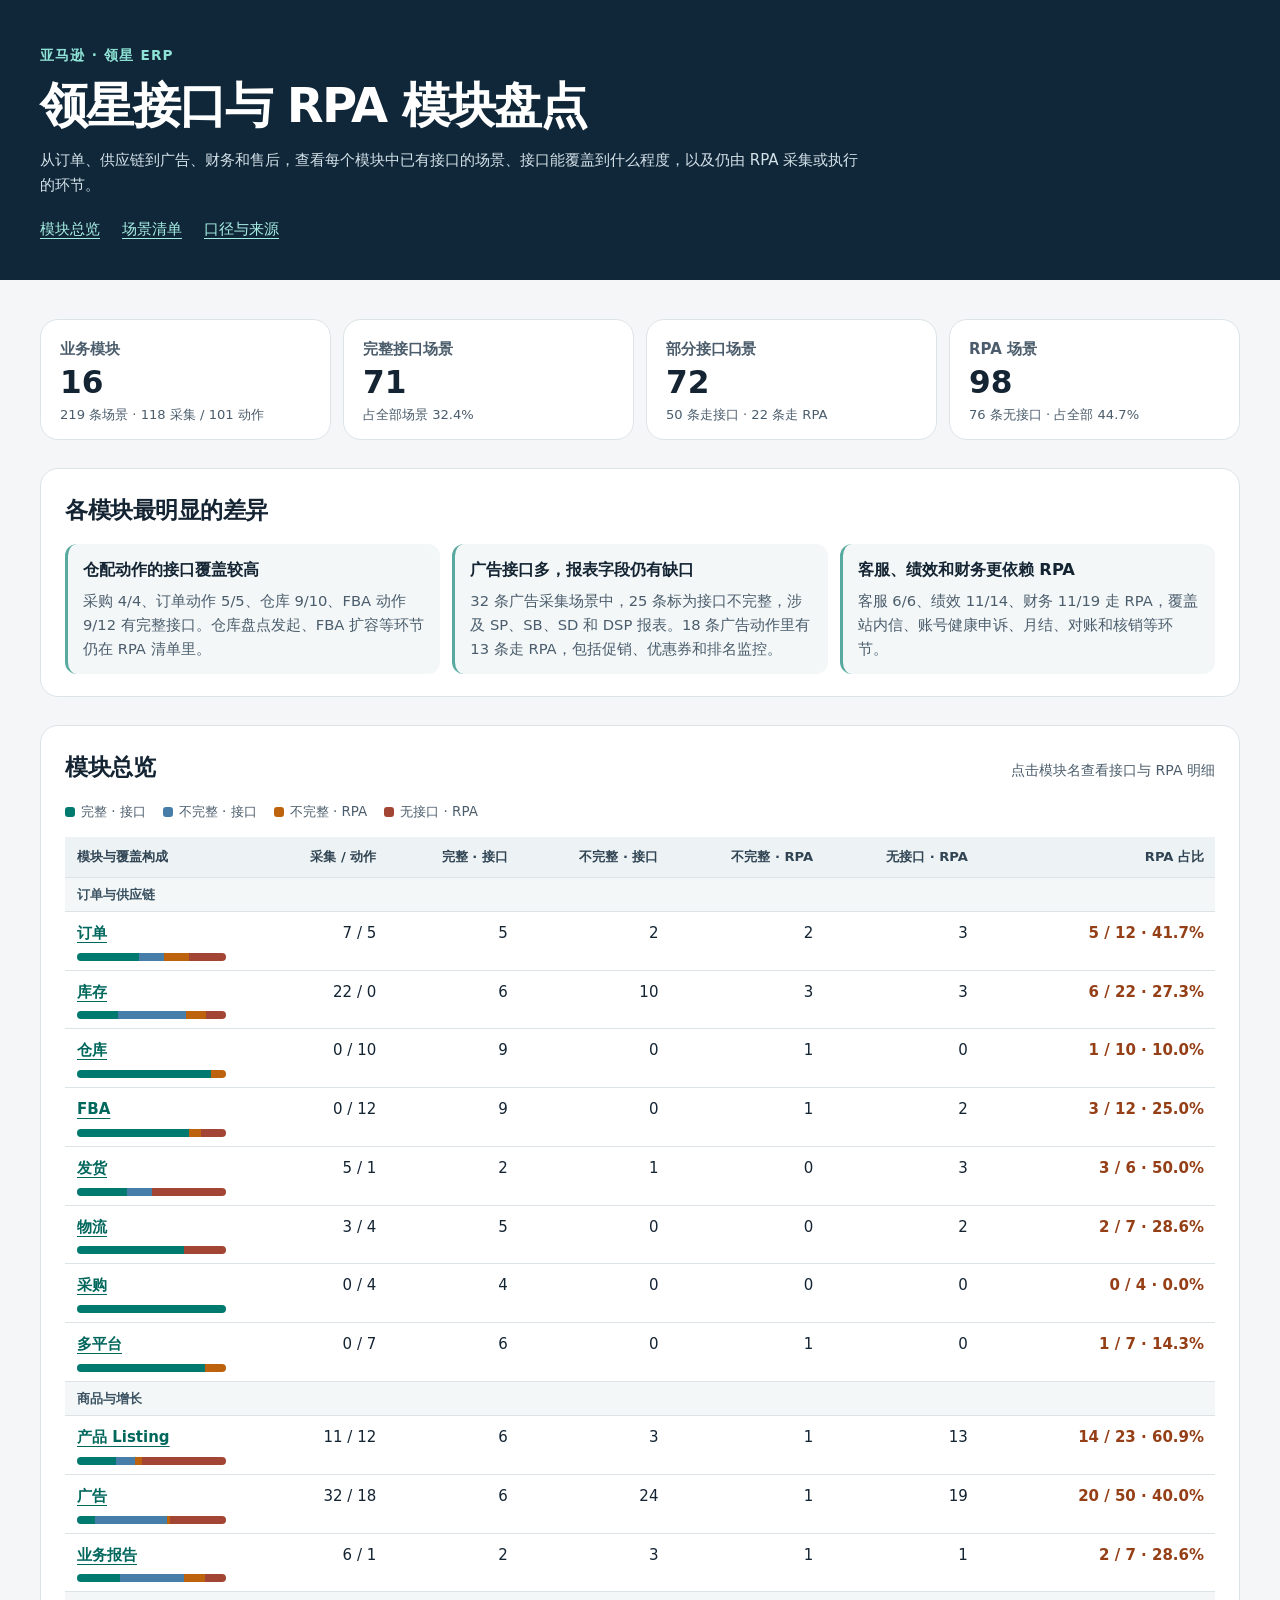
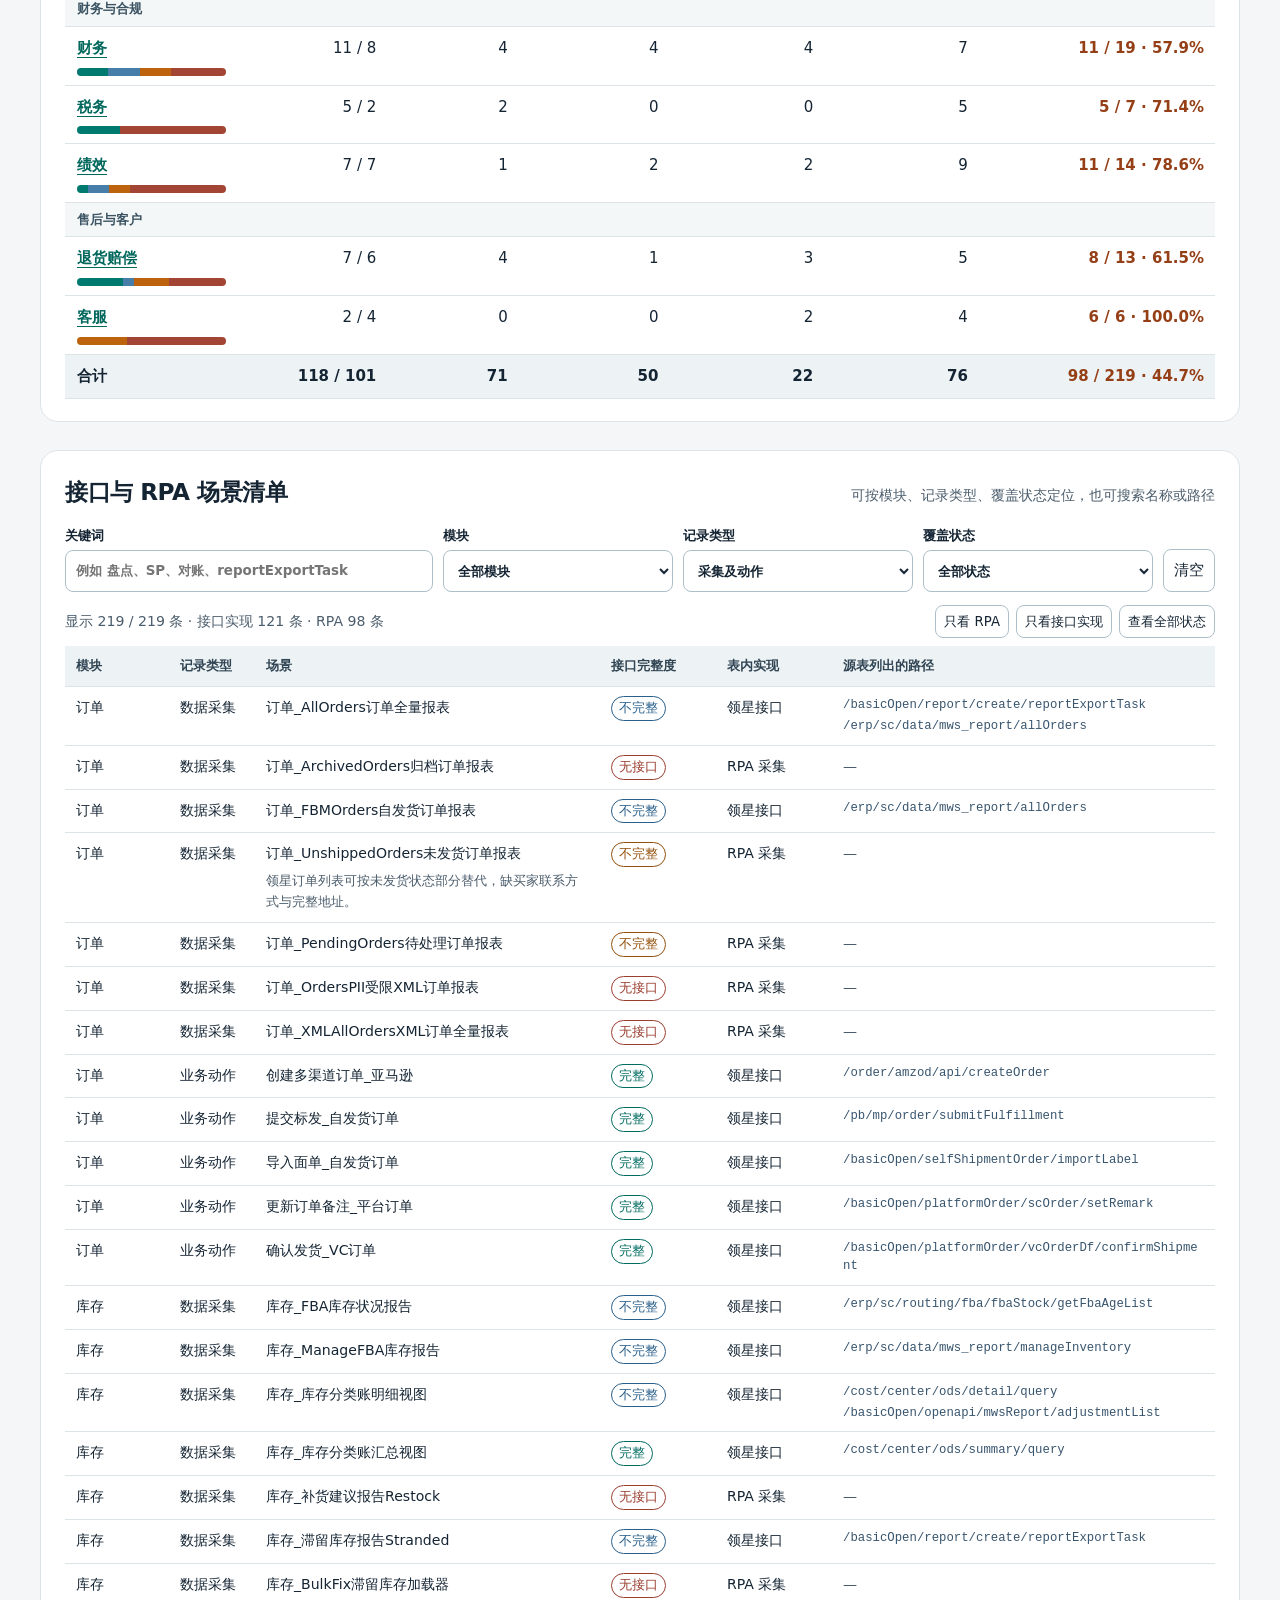
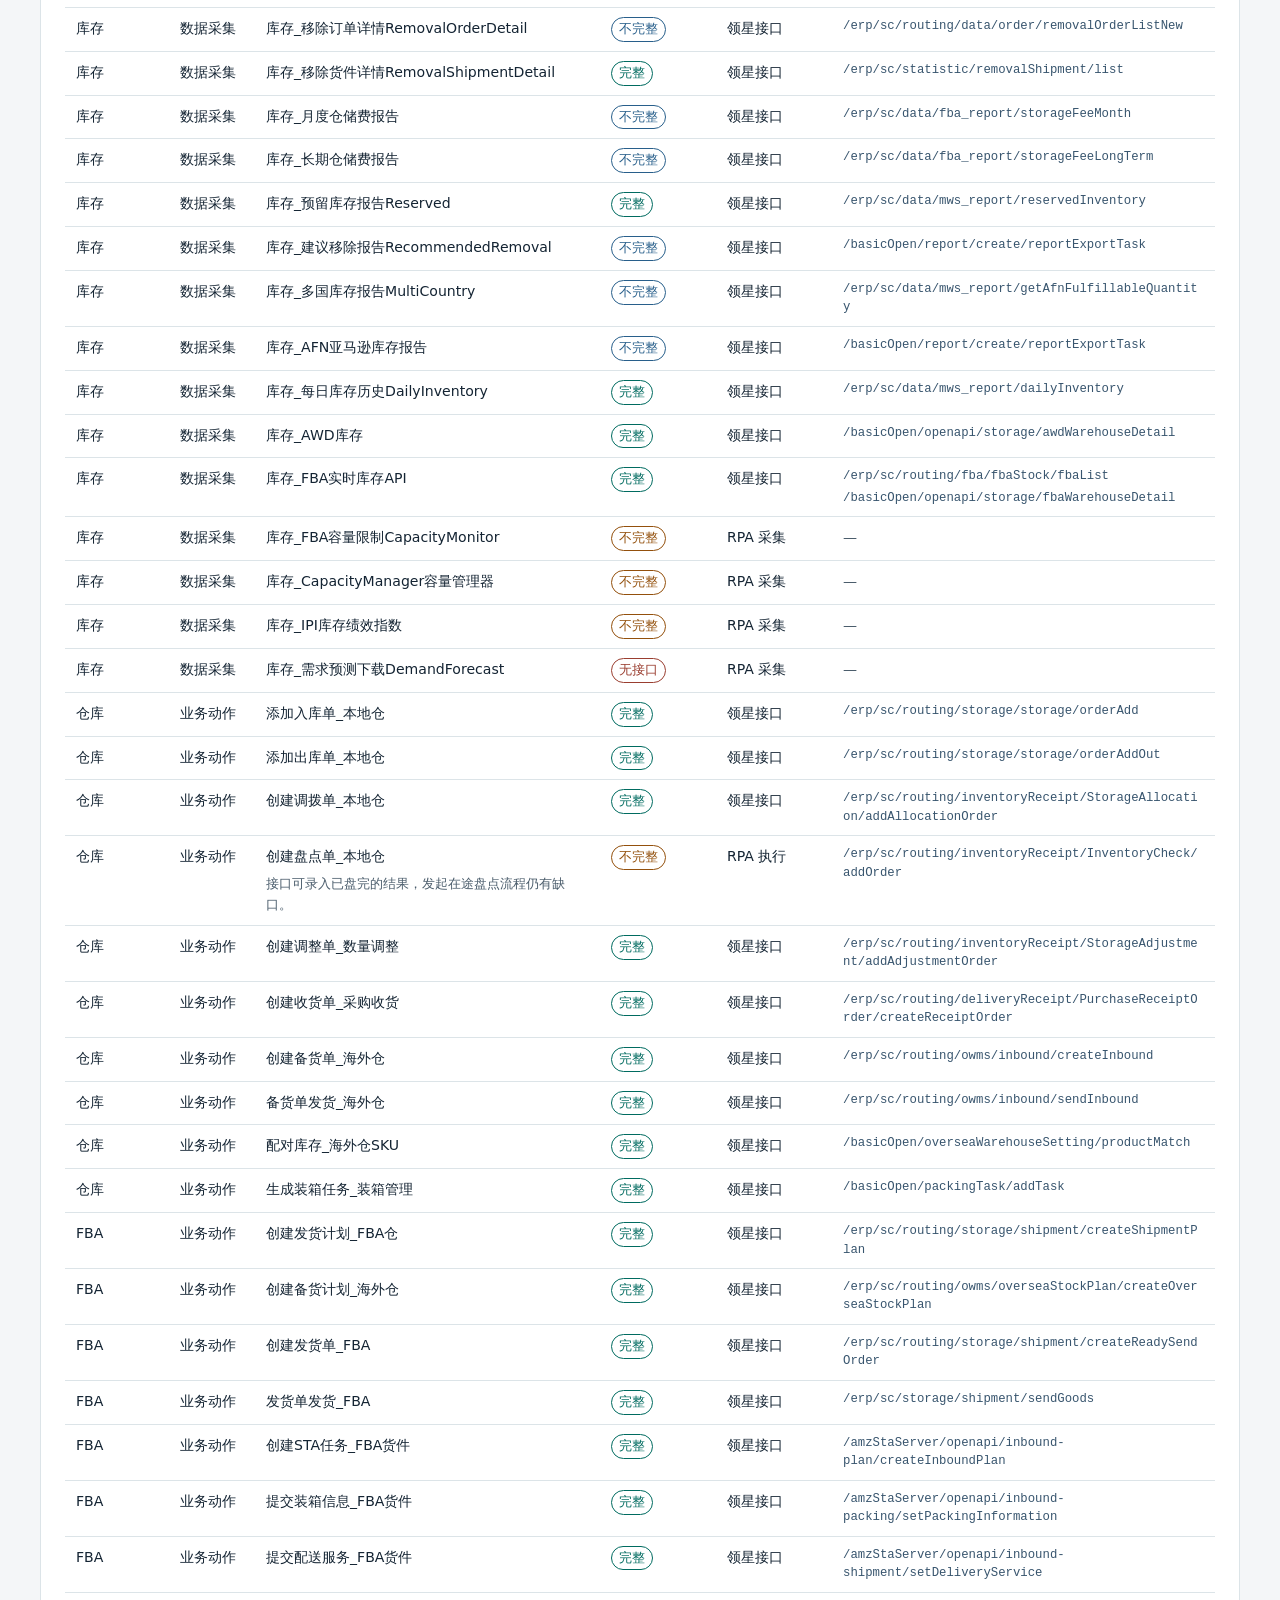
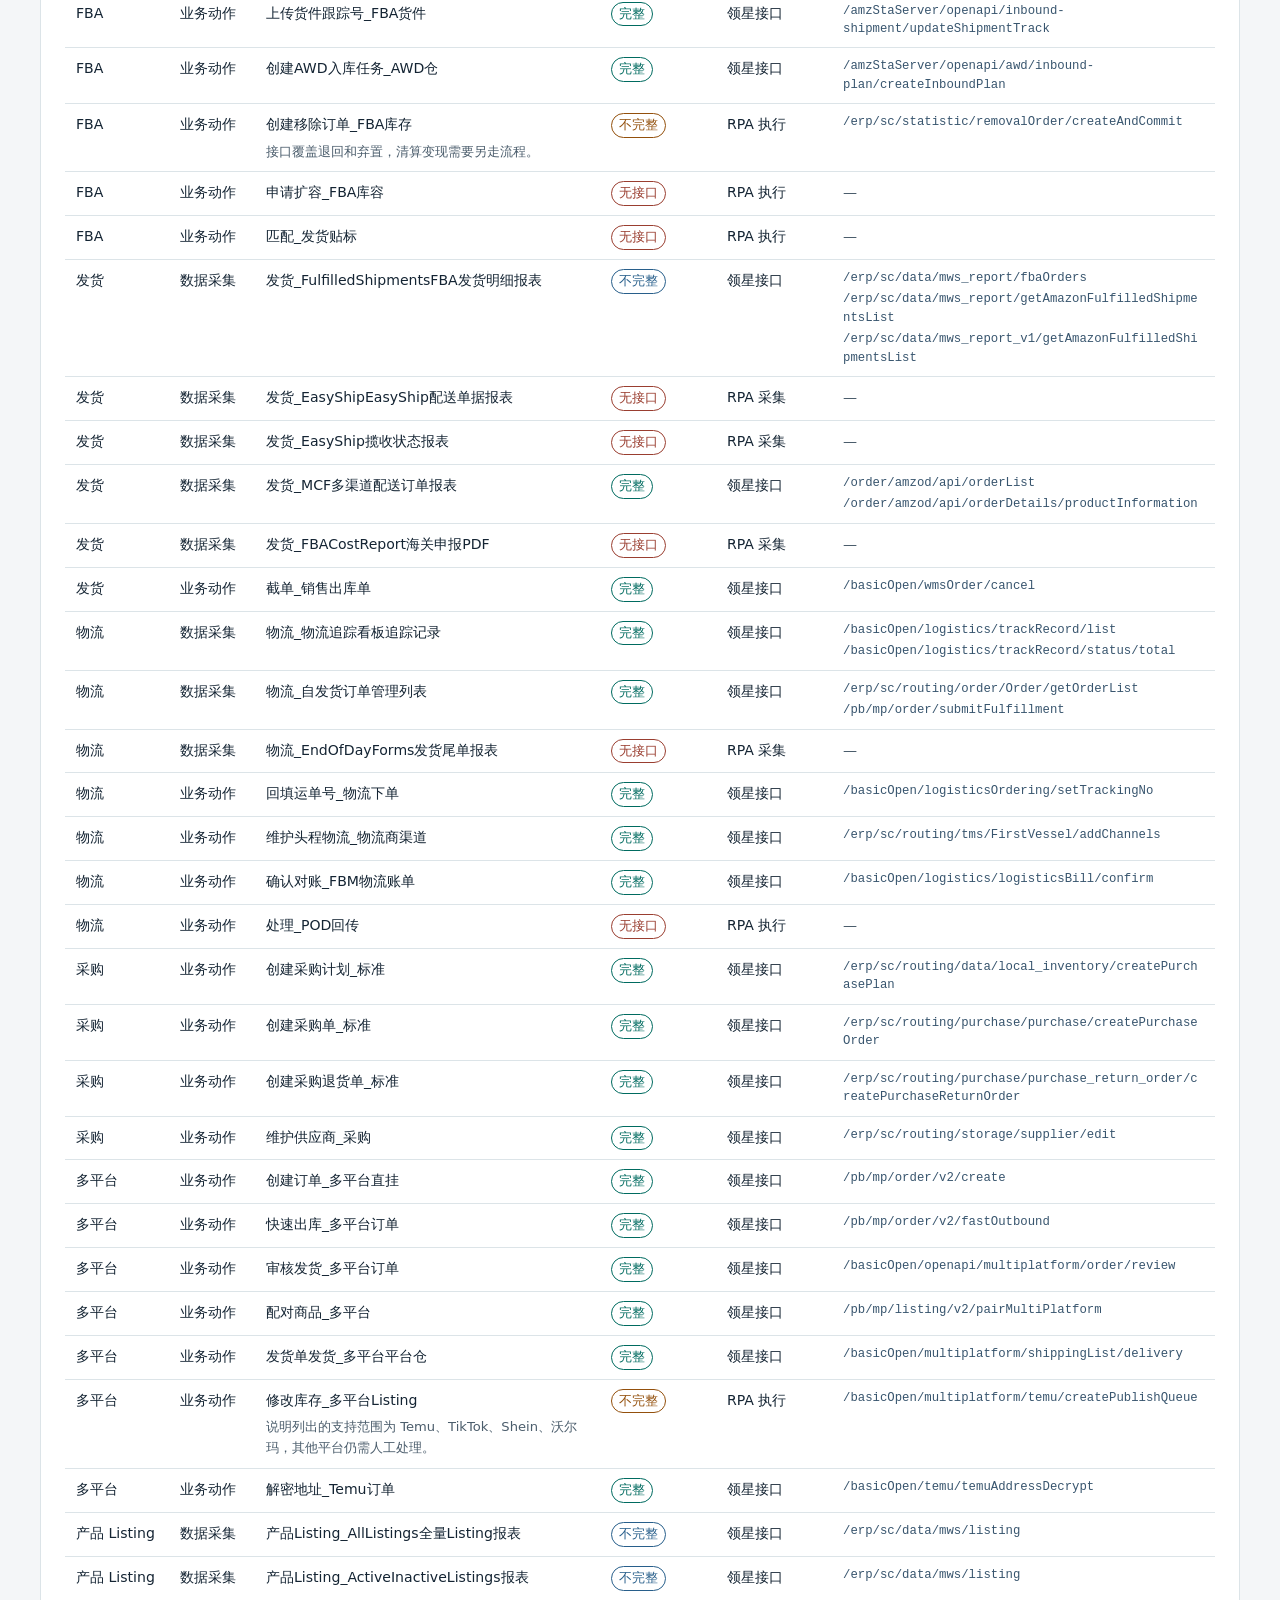
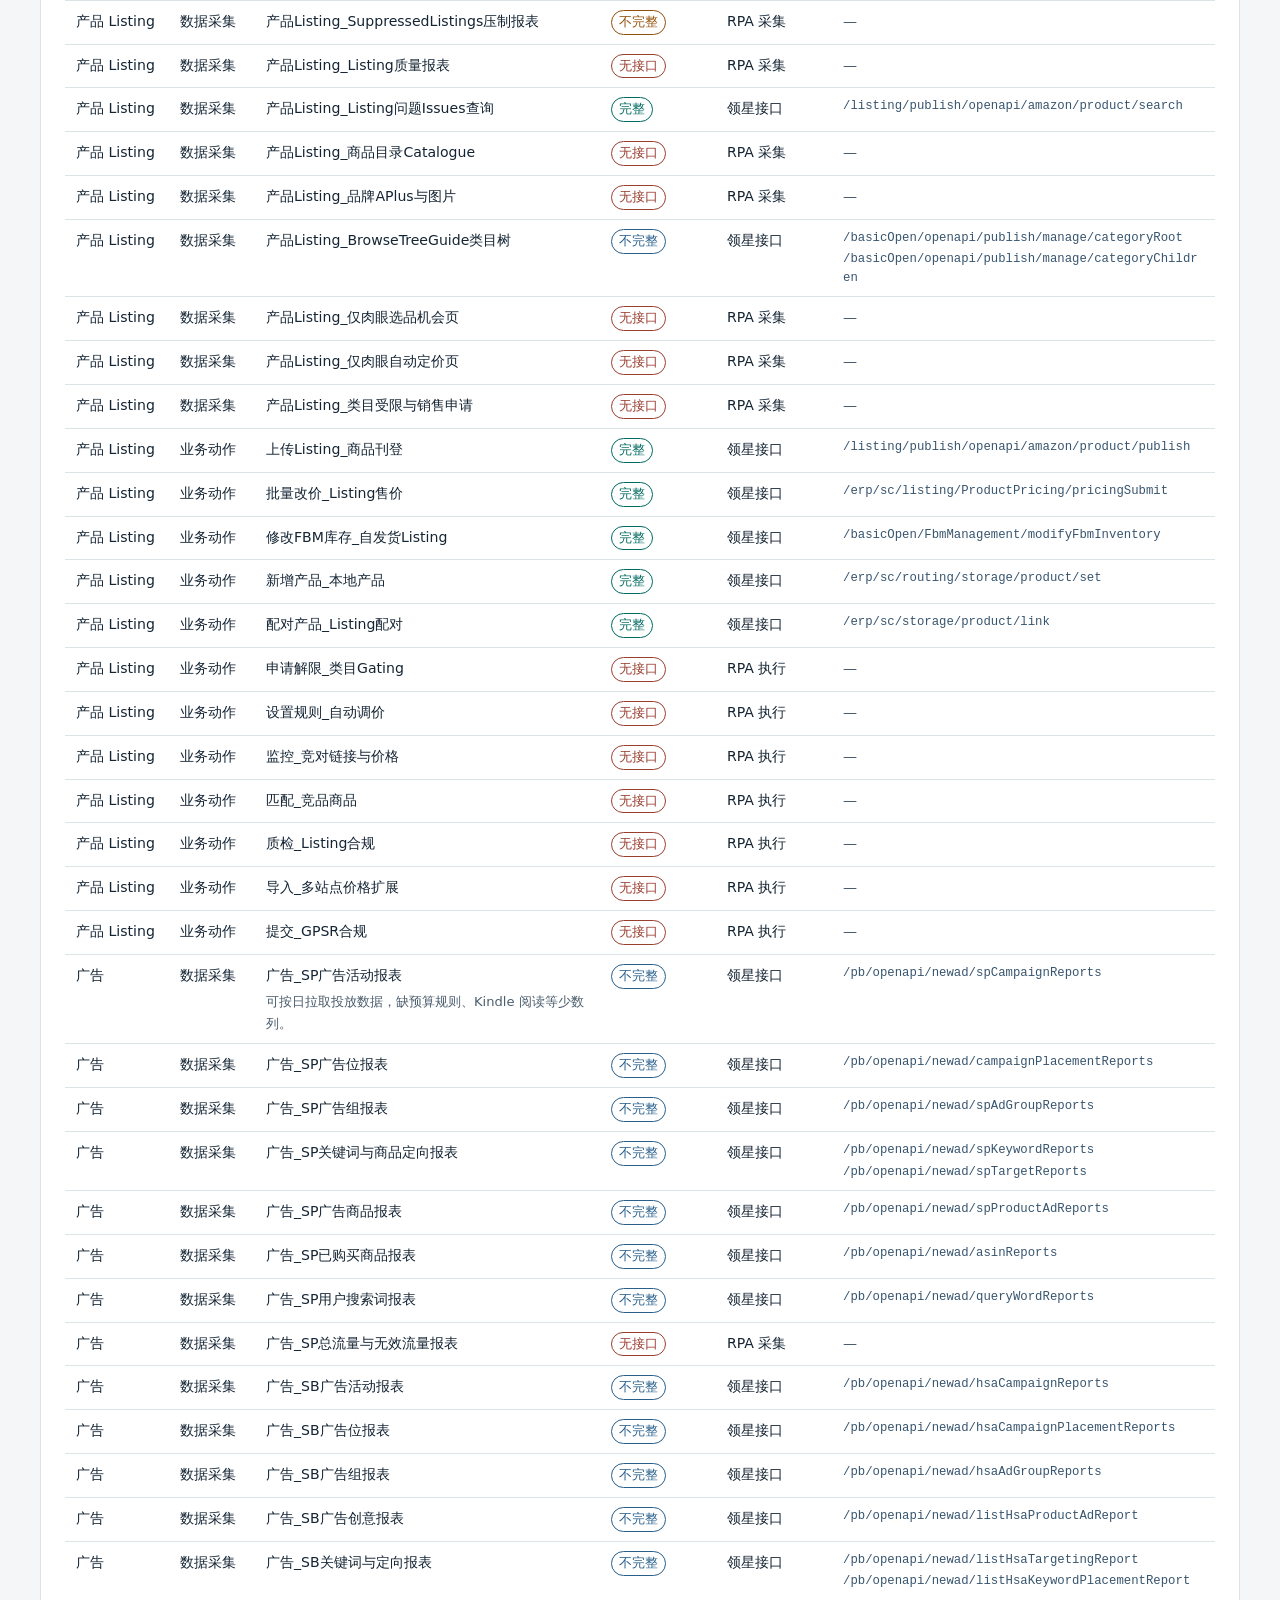
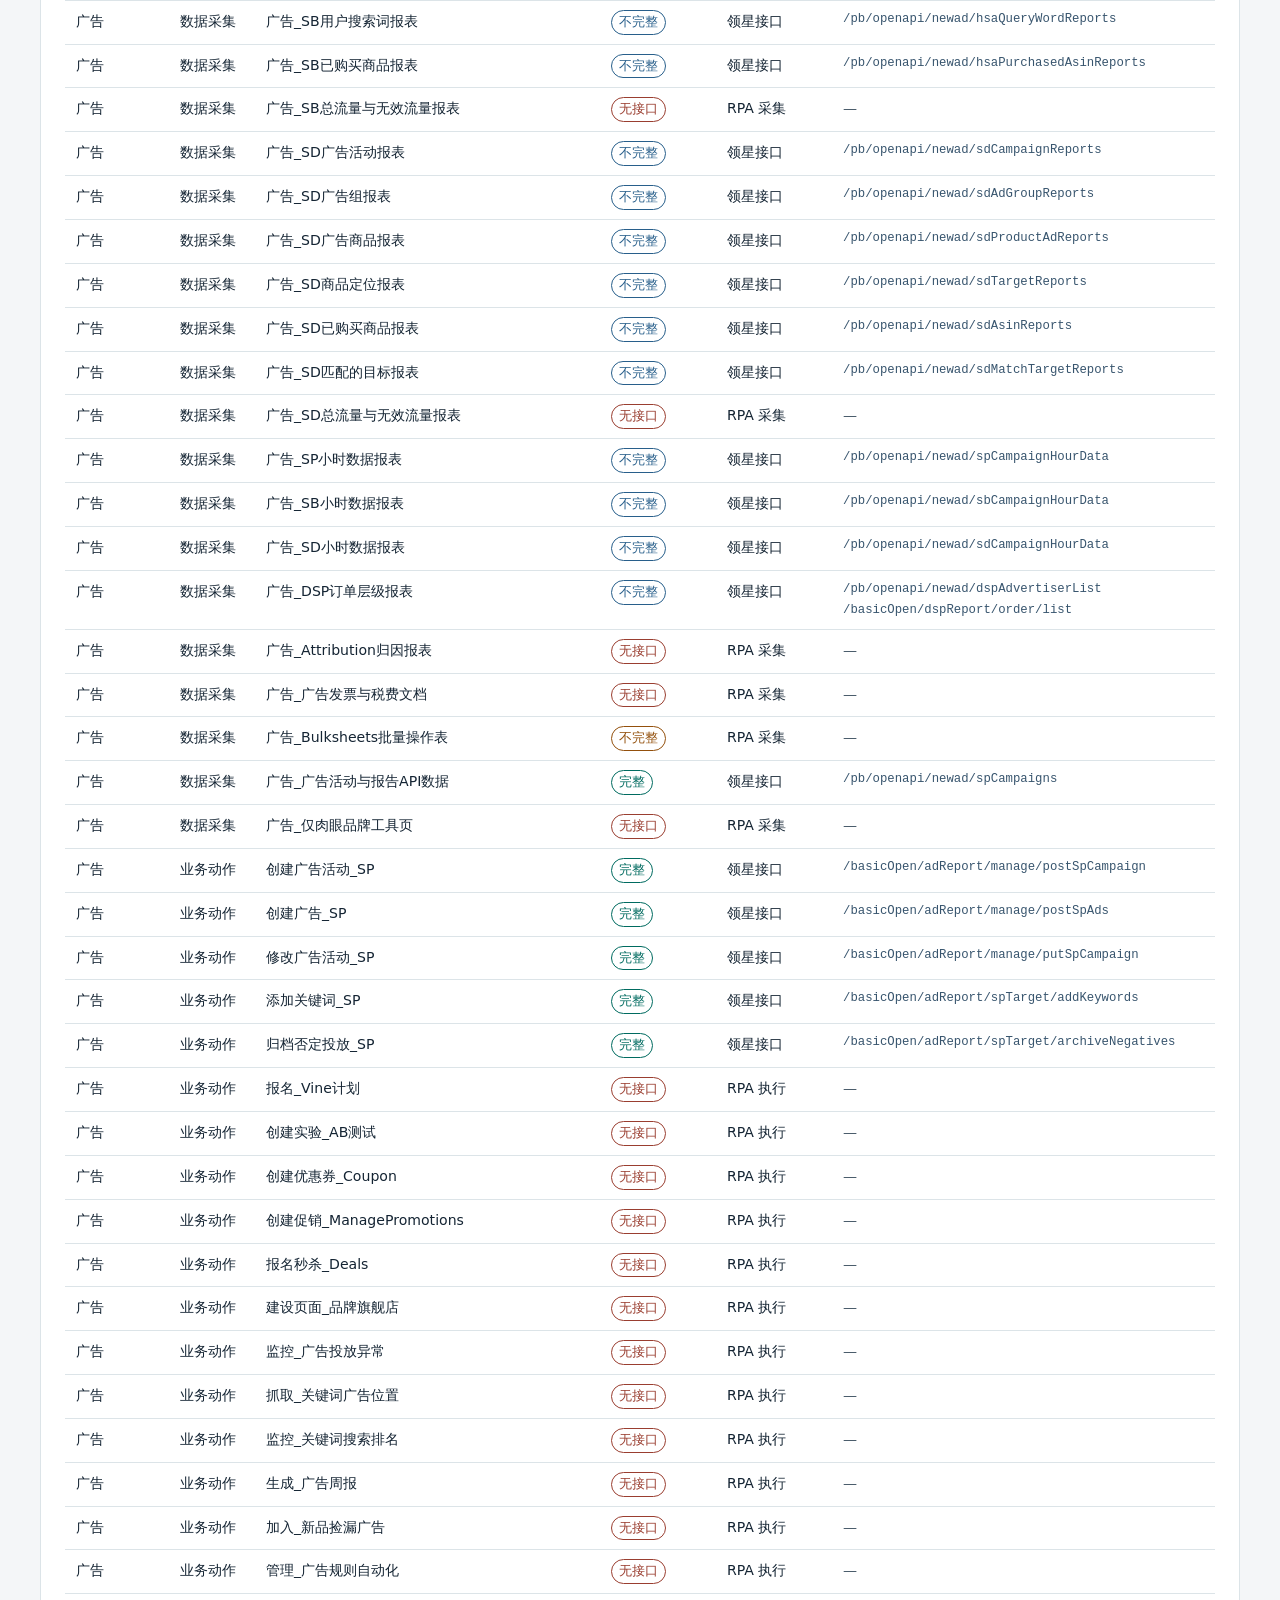
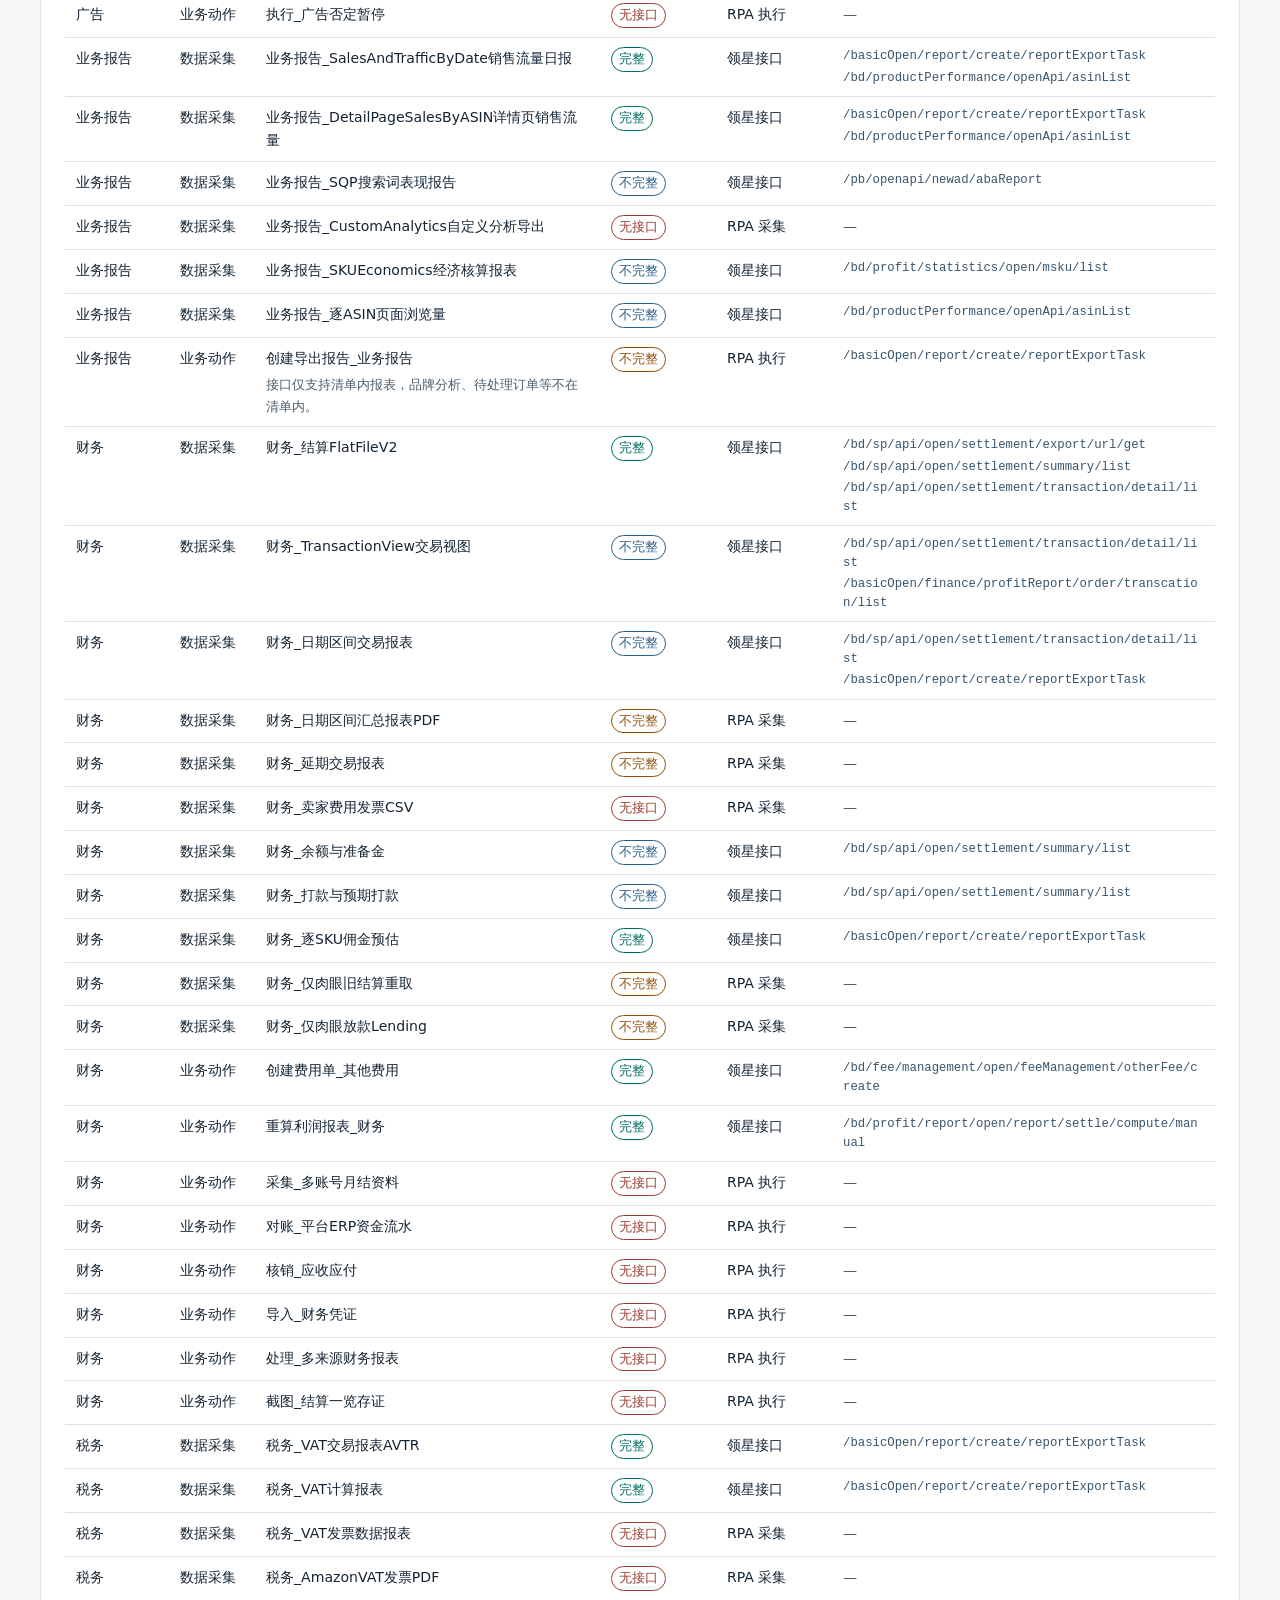
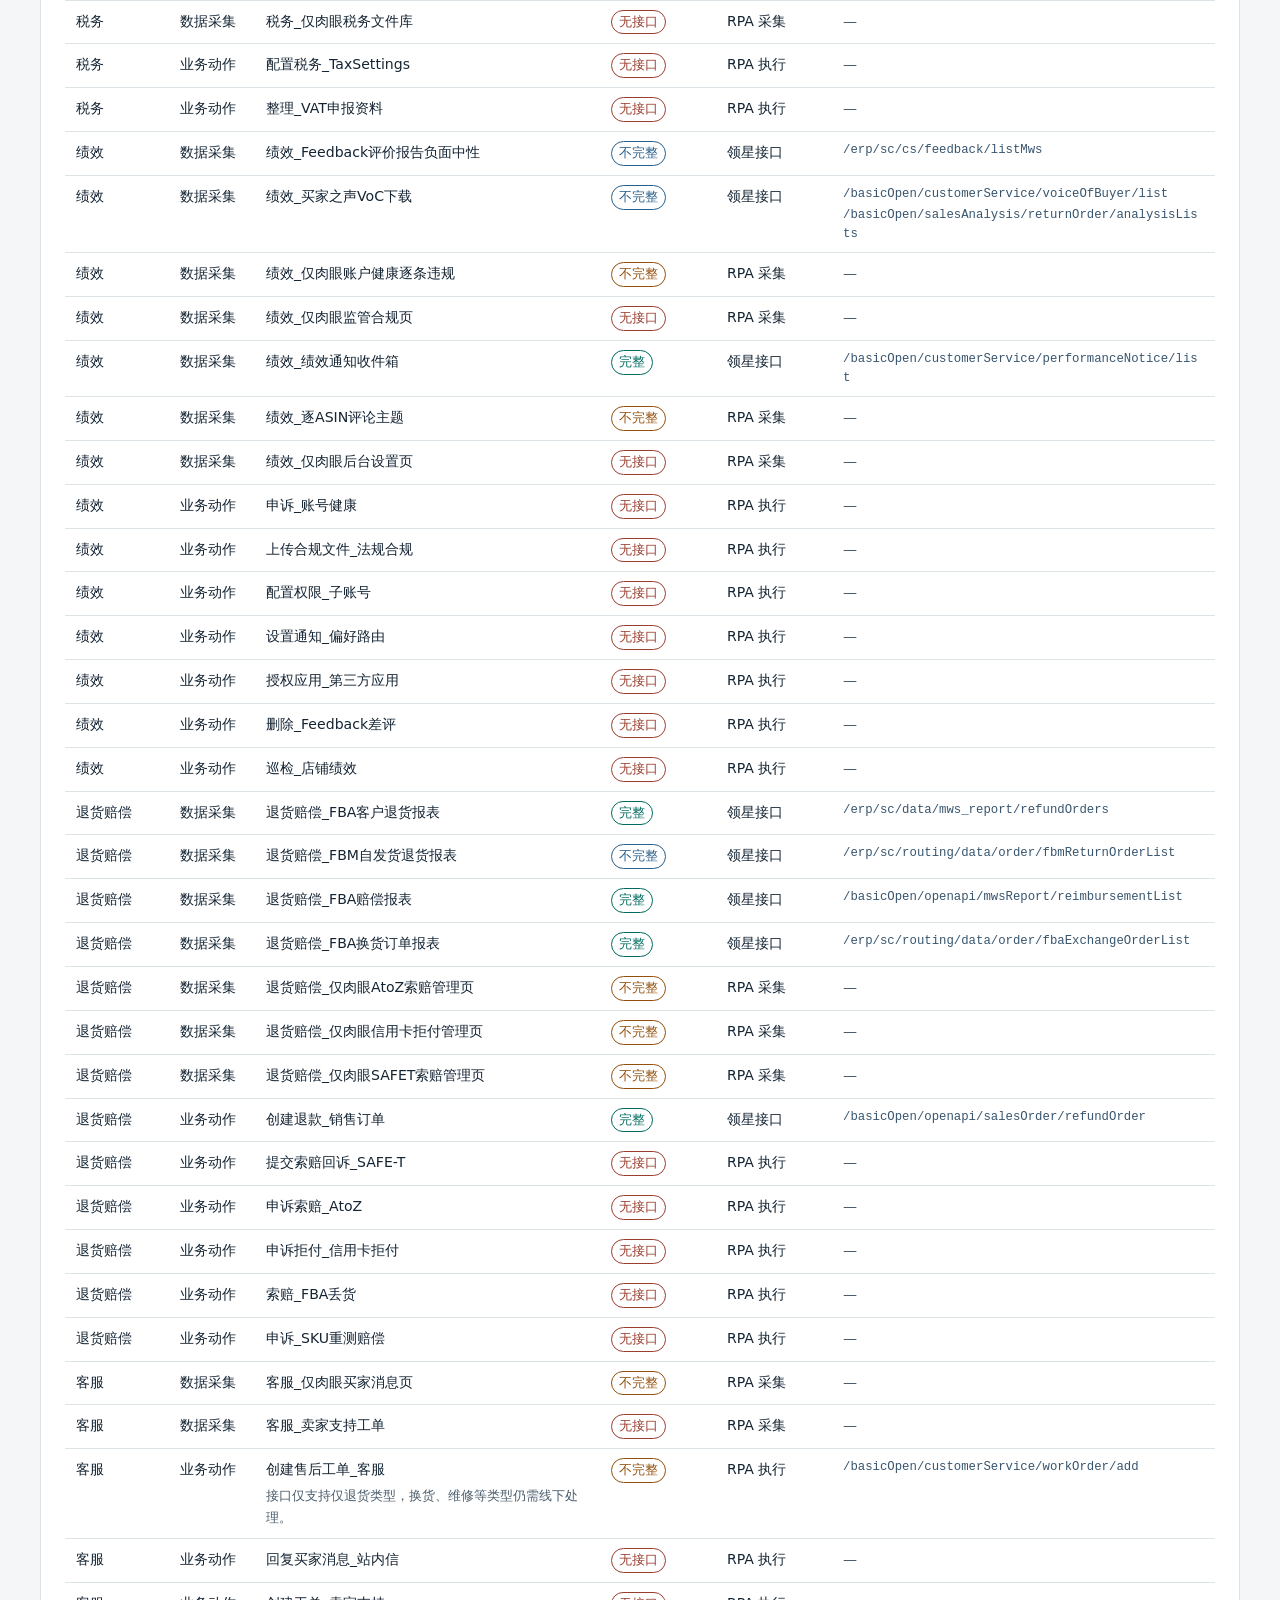
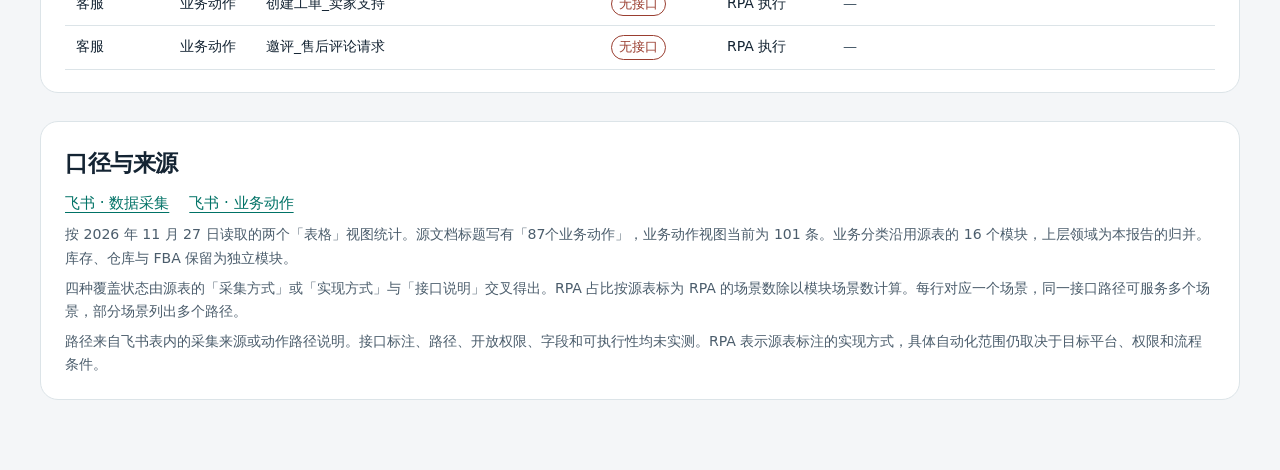
<file: reports/lingxing-rpa/index.html>
<!doctype html>
<html lang="zh-CN">
<head>
<meta charset="utf-8">
<meta name="viewport" content="width=device-width, initial-scale=1">
<meta name="description" content="按模块查看领星亚马逊的数据采集接口、业务动作及 RPA 需求。">
<title>领星接口与 RPA 模块盘点</title>
<style>
:root{color-scheme:light;--paper:#f4f6f8;--white:#fff;--ink:#142433;--muted:#4b5d6c;--line:#dce4e8;--navy:#102739;--teal:#007266;--full:#00796f;--part:#477da9;--rpa:#bd630e;--none:#a34535;--radius:18px}
*,*::before,*::after{box-sizing:border-box}
body{margin:0;background:var(--paper);color:var(--ink);font:15px/1.65 system-ui,"Microsoft YaHei",sans-serif}
a{color:var(--teal);text-underline-offset:.25em}
a:focus-visible,button:focus-visible,input:focus-visible,select:focus-visible,summary:focus-visible{outline:3px solid #008985;outline-offset:3px}
button,input,select{font:inherit}
.wrap{width:min(1200px,calc(100% - 48px));margin-inline:auto}
.hero{background:var(--navy);color:white;padding:44px 0 38px}
.eyebrow{margin:0 0 10px;color:#8de1d5;font-weight:700;letter-spacing:.09em;font-size:.85rem}
h1,h2,h3,p{margin:0}
h1{font-size:clamp(1.85rem,4.5vw,3rem);line-height:1.22;letter-spacing:-.035em}
.lead{max-width:52rem;color:#d4e2e9;margin-top:13px}
.hero nav{display:flex;flex-wrap:wrap;gap:10px 22px;margin-top:20px}
.hero a{color:#a6eee4}
main{padding:24px 0 42px}
section{margin:0 0 28px;scroll-margin-top:16px}
.facts{display:grid;grid-template-columns:repeat(4,minmax(0,1fr));gap:12px}
.fact,.panel{background:var(--white);border:1px solid var(--line);border-radius:var(--radius)}
.fact{padding:17px 19px}
.fact dt{font-weight:650;color:var(--muted)}
.fact dd{margin:2px 0 0;font-size:1.95rem;line-height:1.16;font-weight:780;font-variant-numeric:tabular-nums}
.fact small{display:block;margin-top:7px;color:var(--muted);font-size:.82rem;font-weight:500}
.panel{padding:22px 24px}
.section-top{display:flex;flex-wrap:wrap;align-items:baseline;justify-content:space-between;gap:5px 16px;margin:0 0 14px}
h2{font-size:1.45rem;letter-spacing:-.02em}
h3{font-size:1.02rem}
.muted,.hint{color:var(--muted)}
.hint{font-size:.88rem}
.insights{display:grid;grid-template-columns:repeat(3,minmax(0,1fr));gap:12px}
.insight{padding:13px 15px;background:#f3f7f8;border-radius:12px;border-left:3px solid #58a99f}
.insight p{margin-top:5px;color:var(--muted);font-size:.92rem}
.legend{display:flex;flex-wrap:wrap;gap:6px 17px;margin:0 0 14px;font-size:.84rem;color:var(--muted)}
.legend span{display:inline-flex;align-items:center;gap:6px}
.dot{width:10px;height:10px;border-radius:3px;display:inline-block}
.full{--tone:var(--full)} .part{--tone:var(--part)} .rp{--tone:var(--rpa)} .none{--tone:var(--none)}
.dot,.bar span{background:var(--tone)}
.table-scroll{overflow-x:auto}
table{width:100%;border-collapse:collapse;font-variant-numeric:tabular-nums}
.matrix{min-width:855px}
th,td{padding:9px 11px;text-align:left;border-bottom:1px solid var(--line);vertical-align:top}
thead th{background:#edf3f5;color:#304453;font-size:.82rem;white-space:nowrap}
.matrix th:first-child,.matrix td:first-child{padding-left:12px}
.matrix td:not(:first-child),.matrix thead th:not(:first-child),.matrix tfoot td{text-align:right;white-space:nowrap}
.matrix tr.domain th{text-align:left;background:#f4f7f8;color:#3b5362;font-size:.81rem;padding-block:6px}
.matrix tbody tr:not(.domain):hover{background:#f5faf9}
.matrix tfoot{font-weight:750;background:#edf3f5}
.module-link{color:#00675c;font-weight:720}
.bar{display:flex;min-width:85px;height:8px;margin-top:7px;overflow:hidden;border-radius:12px;background:#edf3f5}
.bar span{height:100%}
.rate{color:#953f17;font-weight:700}
.toolbar{display:grid;grid-template-columns:minmax(180px,1.6fr) repeat(3,minmax(125px,1fr)) auto;align-items:end;gap:10px;margin-bottom:13px}
.toolbar label{display:grid;gap:3px;font-size:.84rem;font-weight:650}
.module-brief{background:#f3f7f8;border-left:3px solid #58a99f;border-radius:10px;padding:11px 14px;margin-bottom:13px}
.module-brief p{margin-top:3px;color:var(--muted);font-size:.89rem}
input,select,button{border:1px solid #aebfc9;border-radius:8px;background:white;color:var(--ink);padding:8px 10px;min-height:42px;min-width:0}
button{cursor:pointer}
button:hover{background:#e9f4f2}
.result-head{display:flex;flex-wrap:wrap;justify-content:space-between;align-items:center;gap:8px;margin:0 0 8px}
.shortcuts{display:flex;gap:7px;flex-wrap:wrap}
.shortcuts button{min-height:33px;padding:3px 8px;font-size:.83rem}
.details-table{min-width:840px}
.details-table th:nth-child(1){width:104px}
.details-table th:nth-child(2){width:86px}
.details-table th:nth-child(3){width:30%}
.details-table th:nth-child(4),.details-table th:nth-child(5){width:116px}
.details-table tbody tr:hover{background:#f5faf9}
.details-table td{font-size:.88rem}
.details-table td:last-child{overflow-wrap:anywhere}
.badge{display:inline-block;border:1px solid currentColor;border-radius:999px;padding:1px 7px;white-space:nowrap;font-size:.79rem}
.badge.full{color:#006b60}.badge.part{color:#285f8b}.badge.rp{color:#93500c}.badge.none{color:#9a3e30}
.path-list{display:grid;gap:3px}
code{font: .77rem/1.5 ui-monospace,Consolas,monospace;color:#38556e;overflow-wrap:anywhere}
.note{display:block;margin-top:4px;color:var(--muted);font-size:.82rem}
.source-links{display:flex;gap:8px 20px;flex-wrap:wrap;margin:8px 0}
.scope p+p{margin-top:7px}
@media(max-width:900px){.facts{grid-template-columns:repeat(2,minmax(0,1fr))}.toolbar{grid-template-columns:repeat(2,minmax(0,1fr))}.toolbar label:first-child{grid-column:1/-1}.insights{grid-template-columns:1fr}}
@media(max-width:560px){.wrap{width:calc(100% - 24px)}.hero{padding:28px 0 23px}.fact{padding:12px}.panel{padding:15px 13px}.fact dd{font-size:1.6rem}.facts{gap:7px}.fact dt{font-size:.84rem}.fact small{font-size:.75rem}}
@media print{.hero{color:#142433;background:#fff;padding:15px 0}.hero .lead,.hero .eyebrow{color:#4b5d6c}.hero nav,.toolbar,.shortcuts{display:none}.wrap{width:100%}.panel,.fact{border-color:#b4c0c8}.table-scroll{overflow:visible}.matrix,.details-table{min-width:0}.bar,.dot{print-color-adjust:exact}tr{break-inside:avoid}}
</style>
</head>
<body>
<header class="hero">
  <div class="wrap">
    <p class="eyebrow">亚马逊 · 领星 ERP</p>
    <h1>领星接口与 RPA 模块盘点</h1>
    <p class="lead">从订单、供应链到广告、财务和售后，查看每个模块中已有接口的场景、接口能覆盖到什么程度，以及仍由 RPA 采集或执行的环节。</p>
    <nav aria-label="报告章节"><a href="#matrix">模块总览</a><a href="#details">场景清单</a><a href="#sources">口径与来源</a></nav>
  </div>
</header>
<main class="wrap">
  <section aria-label="整体统计"><dl class="facts" id="facts"></dl></section>
  <section class="panel" aria-labelledby="highlights-title">
    <div class="section-top"><h2 id="highlights-title">各模块最明显的差异</h2></div>
    <div class="insights">
      <div class="insight"><h3>仓配动作的接口覆盖较高</h3><p>采购 4/4、订单动作 5/5、仓库 9/10、FBA 动作 9/12 有完整接口。仓库盘点发起、FBA 扩容等环节仍在 RPA 清单里。</p></div>
      <div class="insight"><h3>广告接口多，报表字段仍有缺口</h3><p>32 条广告采集场景中，25 条标为接口不完整，涉及 SP、SB、SD 和 DSP 报表。18 条广告动作里有 13 条走 RPA，包括促销、优惠券和排名监控。</p></div>
      <div class="insight"><h3>客服、绩效和财务更依赖 RPA</h3><p>客服 6/6、绩效 11/14、财务 11/19 走 RPA，覆盖站内信、账号健康申诉、月结、对账和核销等环节。</p></div>
    </div>
  </section>
  <section class="panel" id="matrix" aria-labelledby="matrix-title">
    <div class="section-top"><h2 id="matrix-title">模块总览</h2><p class="hint">点击模块名查看接口与 RPA 明细</p></div>
    <div class="legend" id="legend" aria-label="覆盖图图例"></div>
    <div class="table-scroll" role="region" aria-label="模块接口覆盖统计" tabindex="0">
      <table class="matrix">
        <thead><tr><th scope="col">模块与覆盖构成</th><th scope="col">采集 / 动作</th><th scope="col">完整 · 接口</th><th scope="col">不完整 · 接口</th><th scope="col">不完整 · RPA</th><th scope="col">无接口 · RPA</th><th scope="col">RPA 占比</th></tr></thead>
        <tbody id="matrix-body"></tbody><tfoot id="matrix-foot"></tfoot>
      </table>
    </div>
  </section>
  <section class="panel" id="details" aria-labelledby="details-title">
    <div class="section-top"><h2 id="details-title">接口与 RPA 场景清单</h2><p class="hint">可按模块、记录类型、覆盖状态定位，也可搜索名称或路径</p></div>
    <div class="toolbar" role="search" aria-label="筛选场景">
      <label>关键词<input id="keyword" type="search" placeholder="例如 盘点、SP、对账、reportExportTask"></label>
      <label>模块<select id="module"><option value="">全部模块</option></select></label>
      <label>记录类型<select id="kind"><option value="">采集及动作</option><option value="C">数据采集</option><option value="A">业务动作</option></select></label>
      <label>覆盖状态<select id="state"><option value="">全部状态</option><option value="R">全部 RPA</option><option value="I">全部接口实现</option><option value="F">完整 · 接口</option><option value="P">不完整 · 接口</option><option value="Q">不完整 · RPA</option><option value="N">无接口 · RPA</option></select></label>
      <button id="reset" type="button">清空</button>
    </div>
    <div id="module-brief" class="module-brief" hidden></div>
    <div class="result-head">
      <p id="result-count" class="hint" role="status"></p>
      <div class="shortcuts"><button type="button" data-state="R">只看 RPA</button><button type="button" data-state="I">只看接口实现</button><button type="button" data-state="">查看全部状态</button></div>
    </div>
    <div class="table-scroll" role="region" aria-label="场景查询结果" tabindex="0">
      <table class="details-table">
        <thead><tr><th scope="col">模块</th><th scope="col">记录类型</th><th scope="col">场景</th><th scope="col">接口完整度</th><th scope="col">表内实现</th><th scope="col">源表列出的路径</th></tr></thead>
        <tbody id="detail-body"></tbody>
      </table>
    </div>
    <noscript><p>此文件需要启用 JavaScript 才能显示模块统计和清单。</p></noscript>
  </section>
  <section class="panel scope" id="sources" aria-labelledby="sources-title">
    <h2 id="sources-title">口径与来源</h2>
    <div class="source-links">
      <a href="https://ying-dao.feishu.cn/base/IyDYb5yxcaX4Vpsd8jbc4wX8n2c?table=tblIFJ3TJDvfqpAU&amp;view=vewT6iMBF6" target="_blank" rel="noopener noreferrer">飞书 · 数据采集</a>
      <a href="https://ying-dao.feishu.cn/base/IyDYb5yxcaX4Vpsd8jbc4wX8n2c?table=tblc0ql8ssCvHBJD&amp;view=vewxE9Lp66" target="_blank" rel="noopener noreferrer">飞书 · 业务动作</a>
    </div>
    <p class="hint">按 2026 年 11 月 27 日读取的两个「表格」视图统计。源文档标题写有「87个业务动作」，业务动作视图当前为 101 条。业务分类沿用源表的 16 个模块，上层领域为本报告的归并。库存、仓库与 FBA 保留为独立模块。</p>
    <p class="hint">四种覆盖状态由源表的「采集方式」或「实现方式」与「接口说明」交叉得出。RPA 占比按源表标为 RPA 的场景数除以模块场景数计算。每行对应一个场景，同一接口路径可服务多个场景，部分场景列出多个路径。</p>
    <p class="hint">路径来自飞书表内的采集来源或动作路径说明。接口标注、路径、开放权限、字段和可执行性均未实测。RPA 表示源表标注的实现方式，具体自动化范围仍取决于目标平台、权限和流程条件。</p>
  </section>
</main>
<script id="inventory" type="text/plain">
@订单
CP|订单_AllOrders订单全量报表|/basicOpen/report/create/reportExportTask /erp/sc/data/mws_report/allOrders
CN|订单_ArchivedOrders归档订单报表
CP|订单_FBMOrders自发货订单报表|/erp/sc/data/mws_report/allOrders
CQ|订单_UnshippedOrders未发货订单报表
CQ|订单_PendingOrders待处理订单报表
CN|订单_OrdersPII受限XML订单报表
CN|订单_XMLAllOrdersXML订单全量报表
AF|创建多渠道订单_亚马逊|/order/amzod/api/createOrder
AF|提交标发_自发货订单|/pb/mp/order/submitFulfillment
AF|导入面单_自发货订单|/basicOpen/selfShipmentOrder/importLabel
AF|更新订单备注_平台订单|/basicOpen/platformOrder/scOrder/setRemark
AF|确认发货_VC订单|/basicOpen/platformOrder/vcOrderDf/confirmShipment
@库存
CP|库存_FBA库存状况报告|/erp/sc/routing/fba/fbaStock/getFbaAgeList
CP|库存_ManageFBA库存报告|/erp/sc/data/mws_report/manageInventory
CP|库存_库存分类账明细视图|/cost/center/ods/detail/query /basicOpen/openapi/mwsReport/adjustmentList
CF|库存_库存分类账汇总视图|/cost/center/ods/summary/query
CN|库存_补货建议报告Restock
CP|库存_滞留库存报告Stranded|/basicOpen/report/create/reportExportTask
CN|库存_BulkFix滞留库存加载器
CP|库存_移除订单详情RemovalOrderDetail|/erp/sc/routing/data/order/removalOrderListNew
CF|库存_移除货件详情RemovalShipmentDetail|/erp/sc/statistic/removalShipment/list
CP|库存_月度仓储费报告|/erp/sc/data/fba_report/storageFeeMonth
CP|库存_长期仓储费报告|/erp/sc/data/fba_report/storageFeeLongTerm
CF|库存_预留库存报告Reserved|/erp/sc/data/mws_report/reservedInventory
CP|库存_建议移除报告RecommendedRemoval|/basicOpen/report/create/reportExportTask
CP|库存_多国库存报告MultiCountry|/erp/sc/data/mws_report/getAfnFulfillableQuantity
CP|库存_AFN亚马逊库存报告|/basicOpen/report/create/reportExportTask
CF|库存_每日库存历史DailyInventory|/erp/sc/data/mws_report/dailyInventory
CF|库存_AWD库存|/basicOpen/openapi/storage/awdWarehouseDetail
CF|库存_FBA实时库存API|/erp/sc/routing/fba/fbaStock/fbaList /basicOpen/openapi/storage/fbaWarehouseDetail
CQ|库存_FBA容量限制CapacityMonitor
CQ|库存_CapacityManager容量管理器
CQ|库存_IPI库存绩效指数
CN|库存_需求预测下载DemandForecast
@仓库
AF|添加入库单_本地仓|/erp/sc/routing/storage/storage/orderAdd
AF|添加出库单_本地仓|/erp/sc/routing/storage/storage/orderAddOut
AF|创建调拨单_本地仓|/erp/sc/routing/inventoryReceipt/StorageAllocation/addAllocationOrder
AQ|创建盘点单_本地仓|/erp/sc/routing/inventoryReceipt/InventoryCheck/addOrder
AF|创建调整单_数量调整|/erp/sc/routing/inventoryReceipt/StorageAdjustment/addAdjustmentOrder
AF|创建收货单_采购收货|/erp/sc/routing/deliveryReceipt/PurchaseReceiptOrder/createReceiptOrder
AF|创建备货单_海外仓|/erp/sc/routing/owms/inbound/createInbound
AF|备货单发货_海外仓|/erp/sc/routing/owms/inbound/sendInbound
AF|配对库存_海外仓SKU|/basicOpen/overseaWarehouseSetting/productMatch
AF|生成装箱任务_装箱管理|/basicOpen/packingTask/addTask
@FBA
AF|创建发货计划_FBA仓|/erp/sc/routing/storage/shipment/createShipmentPlan
AF|创建备货计划_海外仓|/erp/sc/routing/owms/overseaStockPlan/createOverseaStockPlan
AF|创建发货单_FBA|/erp/sc/routing/storage/shipment/createReadySendOrder
AF|发货单发货_FBA|/erp/sc/storage/shipment/sendGoods
AF|创建STA任务_FBA货件|/amzStaServer/openapi/inbound-plan/createInboundPlan
AF|提交装箱信息_FBA货件|/amzStaServer/openapi/inbound-packing/setPackingInformation
AF|提交配送服务_FBA货件|/amzStaServer/openapi/inbound-shipment/setDeliveryService
AF|上传货件跟踪号_FBA货件|/amzStaServer/openapi/inbound-shipment/updateShipmentTrack
AF|创建AWD入库任务_AWD仓|/amzStaServer/openapi/awd/inbound-plan/createInboundPlan
AQ|创建移除订单_FBA库存|/erp/sc/statistic/removalOrder/createAndCommit
AN|申请扩容_FBA库容
AN|匹配_发货贴标
@发货
CP|发货_FulfilledShipmentsFBA发货明细报表|/erp/sc/data/mws_report/fbaOrders /erp/sc/data/mws_report/getAmazonFulfilledShipmentsList /erp/sc/data/mws_report_v1/getAmazonFulfilledShipmentsList
CN|发货_EasyShipEasyShip配送单据报表
CN|发货_EasyShip揽收状态报表
CF|发货_MCF多渠道配送订单报表|/order/amzod/api/orderList /order/amzod/api/orderDetails/productInformation
CN|发货_FBACostReport海关申报PDF
AF|截单_销售出库单|/basicOpen/wmsOrder/cancel
@物流
CF|物流_物流追踪看板追踪记录|/basicOpen/logistics/trackRecord/list /basicOpen/logistics/trackRecord/status/total
CF|物流_自发货订单管理列表|/erp/sc/routing/order/Order/getOrderList /pb/mp/order/submitFulfillment
CN|物流_EndOfDayForms发货尾单报表
AF|回填运单号_物流下单|/basicOpen/logisticsOrdering/setTrackingNo
AF|维护头程物流_物流商渠道|/erp/sc/routing/tms/FirstVessel/addChannels
AF|确认对账_FBM物流账单|/basicOpen/logistics/logisticsBill/confirm
AN|处理_POD回传
@采购
AF|创建采购计划_标准|/erp/sc/routing/data/local_inventory/createPurchasePlan
AF|创建采购单_标准|/erp/sc/routing/purchase/purchase/createPurchaseOrder
AF|创建采购退货单_标准|/erp/sc/routing/purchase/purchase_return_order/createPurchaseReturnOrder
AF|维护供应商_采购|/erp/sc/routing/storage/supplier/edit
@多平台
AF|创建订单_多平台直挂|/pb/mp/order/v2/create
AF|快速出库_多平台订单|/pb/mp/order/v2/fastOutbound
AF|审核发货_多平台订单|/basicOpen/openapi/multiplatform/order/review
AF|配对商品_多平台|/pb/mp/listing/v2/pairMultiPlatform
AF|发货单发货_多平台平台仓|/basicOpen/multiplatform/shippingList/delivery
AQ|修改库存_多平台Listing|/basicOpen/multiplatform/temu/createPublishQueue
AF|解密地址_Temu订单|/basicOpen/temu/temuAddressDecrypt
@产品Listing
CP|产品Listing_AllListings全量Listing报表|/erp/sc/data/mws/listing
CP|产品Listing_ActiveInactiveListings报表|/erp/sc/data/mws/listing
CQ|产品Listing_SuppressedListings压制报表
CN|产品Listing_Listing质量报表
CF|产品Listing_Listing问题Issues查询|/listing/publish/openapi/amazon/product/search
CN|产品Listing_商品目录Catalogue
CN|产品Listing_品牌APlus与图片
CP|产品Listing_BrowseTreeGuide类目树|/basicOpen/openapi/publish/manage/categoryRoot /basicOpen/openapi/publish/manage/categoryChildren
CN|产品Listing_仅肉眼选品机会页
CN|产品Listing_仅肉眼自动定价页
CN|产品Listing_类目受限与销售申请
AF|上传Listing_商品刊登|/listing/publish/openapi/amazon/product/publish
AF|批量改价_Listing售价|/erp/sc/listing/ProductPricing/pricingSubmit
AF|修改FBM库存_自发货Listing|/basicOpen/FbmManagement/modifyFbmInventory
AF|新增产品_本地产品|/erp/sc/routing/storage/product/set
AF|配对产品_Listing配对|/erp/sc/storage/product/link
AN|申请解限_类目Gating
AN|设置规则_自动调价
AN|监控_竞对链接与价格
AN|匹配_竞品商品
AN|质检_Listing合规
AN|导入_多站点价格扩展
AN|提交_GPSR合规
@广告
CP|广告_SP广告活动报表|/pb/openapi/newad/spCampaignReports
CP|广告_SP广告位报表|/pb/openapi/newad/campaignPlacementReports
CP|广告_SP广告组报表|/pb/openapi/newad/spAdGroupReports
CP|广告_SP关键词与商品定向报表|/pb/openapi/newad/spKeywordReports /pb/openapi/newad/spTargetReports
CP|广告_SP广告商品报表|/pb/openapi/newad/spProductAdReports
CP|广告_SP已购买商品报表|/pb/openapi/newad/asinReports
CP|广告_SP用户搜索词报表|/pb/openapi/newad/queryWordReports
CN|广告_SP总流量与无效流量报表
CP|广告_SB广告活动报表|/pb/openapi/newad/hsaCampaignReports
CP|广告_SB广告位报表|/pb/openapi/newad/hsaCampaignPlacementReports
CP|广告_SB广告组报表|/pb/openapi/newad/hsaAdGroupReports
CP|广告_SB广告创意报表|/pb/openapi/newad/listHsaProductAdReport
CP|广告_SB关键词与定向报表|/pb/openapi/newad/listHsaTargetingReport /pb/openapi/newad/listHsaKeywordPlacementReport
CP|广告_SB用户搜索词报表|/pb/openapi/newad/hsaQueryWordReports
CP|广告_SB已购买商品报表|/pb/openapi/newad/hsaPurchasedAsinReports
CN|广告_SB总流量与无效流量报表
CP|广告_SD广告活动报表|/pb/openapi/newad/sdCampaignReports
CP|广告_SD广告组报表|/pb/openapi/newad/sdAdGroupReports
CP|广告_SD广告商品报表|/pb/openapi/newad/sdProductAdReports
CP|广告_SD商品定位报表|/pb/openapi/newad/sdTargetReports
CP|广告_SD已购买商品报表|/pb/openapi/newad/sdAsinReports
CP|广告_SD匹配的目标报表|/pb/openapi/newad/sdMatchTargetReports
CN|广告_SD总流量与无效流量报表
CP|广告_SP小时数据报表|/pb/openapi/newad/spCampaignHourData
CP|广告_SB小时数据报表|/pb/openapi/newad/sbCampaignHourData
CP|广告_SD小时数据报表|/pb/openapi/newad/sdCampaignHourData
CP|广告_DSP订单层级报表|/pb/openapi/newad/dspAdvertiserList /basicOpen/dspReport/order/list
CN|广告_Attribution归因报表
CN|广告_广告发票与税费文档
CQ|广告_Bulksheets批量操作表
CF|广告_广告活动与报告API数据|/pb/openapi/newad/spCampaigns
CN|广告_仅肉眼品牌工具页
AF|创建广告活动_SP|/basicOpen/adReport/manage/postSpCampaign
AF|创建广告_SP|/basicOpen/adReport/manage/postSpAds
AF|修改广告活动_SP|/basicOpen/adReport/manage/putSpCampaign
AF|添加关键词_SP|/basicOpen/adReport/spTarget/addKeywords
AF|归档否定投放_SP|/basicOpen/adReport/spTarget/archiveNegatives
AN|报名_Vine计划
AN|创建实验_AB测试
AN|创建优惠券_Coupon
AN|创建促销_ManagePromotions
AN|报名秒杀_Deals
AN|建设页面_品牌旗舰店
AN|监控_广告投放异常
AN|抓取_关键词广告位置
AN|监控_关键词搜索排名
AN|生成_广告周报
AN|加入_新品捡漏广告
AN|管理_广告规则自动化
AN|执行_广告否定暂停
@业务报告
CF|业务报告_SalesAndTrafficByDate销售流量日报|/basicOpen/report/create/reportExportTask /bd/productPerformance/openApi/asinList
CF|业务报告_DetailPageSalesByASIN详情页销售流量|/basicOpen/report/create/reportExportTask /bd/productPerformance/openApi/asinList
CP|业务报告_SQP搜索词表现报告|/pb/openapi/newad/abaReport
CN|业务报告_CustomAnalytics自定义分析导出
CP|业务报告_SKUEconomics经济核算报表|/bd/profit/statistics/open/msku/list
CP|业务报告_逐ASIN页面浏览量|/bd/productPerformance/openApi/asinList
AQ|创建导出报告_业务报告|/basicOpen/report/create/reportExportTask
@财务
CF|财务_结算FlatFileV2|/bd/sp/api/open/settlement/export/url/get /bd/sp/api/open/settlement/summary/list /bd/sp/api/open/settlement/transaction/detail/list
CP|财务_TransactionView交易视图|/bd/sp/api/open/settlement/transaction/detail/list /basicOpen/finance/profitReport/order/transcation/list
CP|财务_日期区间交易报表|/bd/sp/api/open/settlement/transaction/detail/list /basicOpen/report/create/reportExportTask
CQ|财务_日期区间汇总报表PDF
CQ|财务_延期交易报表
CN|财务_卖家费用发票CSV
CP|财务_余额与准备金|/bd/sp/api/open/settlement/summary/list
CP|财务_打款与预期打款|/bd/sp/api/open/settlement/summary/list
CF|财务_逐SKU佣金预估|/basicOpen/report/create/reportExportTask
CQ|财务_仅肉眼旧结算重取
CQ|财务_仅肉眼放款Lending
AF|创建费用单_其他费用|/bd/fee/management/open/feeManagement/otherFee/create
AF|重算利润报表_财务|/bd/profit/report/open/report/settle/compute/manual
AN|采集_多账号月结资料
AN|对账_平台ERP资金流水
AN|核销_应收应付
AN|导入_财务凭证
AN|处理_多来源财务报表
AN|截图_结算一览存证
@税务
CF|税务_VAT交易报表AVTR|/basicOpen/report/create/reportExportTask
CF|税务_VAT计算报表|/basicOpen/report/create/reportExportTask
CN|税务_VAT发票数据报表
CN|税务_AmazonVAT发票PDF
CN|税务_仅肉眼税务文件库
AN|配置税务_TaxSettings
AN|整理_VAT申报资料
@绩效
CP|绩效_Feedback评价报告负面中性|/erp/sc/cs/feedback/listMws
CP|绩效_买家之声VoC下载|/basicOpen/customerService/voiceOfBuyer/list /basicOpen/salesAnalysis/returnOrder/analysisLists
CQ|绩效_仅肉眼账户健康逐条违规
CN|绩效_仅肉眼监管合规页
CF|绩效_绩效通知收件箱|/basicOpen/customerService/performanceNotice/list
CQ|绩效_逐ASIN评论主题
CN|绩效_仅肉眼后台设置页
AN|申诉_账号健康
AN|上传合规文件_法规合规
AN|配置权限_子账号
AN|设置通知_偏好路由
AN|授权应用_第三方应用
AN|删除_Feedback差评
AN|巡检_店铺绩效
@退货赔偿
CF|退货赔偿_FBA客户退货报表|/erp/sc/data/mws_report/refundOrders
CP|退货赔偿_FBM自发货退货报表|/erp/sc/routing/data/order/fbmReturnOrderList
CF|退货赔偿_FBA赔偿报表|/basicOpen/openapi/mwsReport/reimbursementList
CF|退货赔偿_FBA换货订单报表|/erp/sc/routing/data/order/fbaExchangeOrderList
CQ|退货赔偿_仅肉眼AtoZ索赔管理页
CQ|退货赔偿_仅肉眼信用卡拒付管理页
CQ|退货赔偿_仅肉眼SAFET索赔管理页
AF|创建退款_销售订单|/basicOpen/openapi/salesOrder/refundOrder
AN|提交索赔回诉_SAFE-T
AN|申诉索赔_AtoZ
AN|申诉拒付_信用卡拒付
AN|索赔_FBA丢货
AN|申诉_SKU重测赔偿
@客服
CQ|客服_仅肉眼买家消息页
CN|客服_卖家支持工单
AQ|创建售后工单_客服|/basicOpen/customerService/workOrder/add
AN|回复买家消息_站内信
AN|创建工单_卖家支持
AN|邀评_售后评论请求
</script>
<script>
'use strict';
const byId = id => document.getElementById(id);
const domains = [
  ['订单与供应链', ['订单', '库存', '仓库', 'FBA', '发货', '物流', '采购', '多平台']],
  ['商品与增长', ['产品Listing', '广告', '业务报告']],
  ['财务与合规', ['财务', '税务', '绩效']],
  ['售后与客户', ['退货赔偿', '客服']]
];
const status = {
  F: {tone:'full', label:'完整', legend:'完整 · 接口'},
  P: {tone:'part', label:'不完整', legend:'不完整 · 接口'},
  Q: {tone:'rp', label:'不完整', legend:'不完整 · RPA'},
  N: {tone:'none', label:'无接口', legend:'无接口 · RPA'}
};
const kindLabels = {C:'数据采集', A:'业务动作'};
const moduleBriefs = new Map([
  ['订单', ['完整动作覆盖多渠道建单、提交标发、导入面单、更新备注和 VC 确认发货。全量与自发货订单报表有部分接口。', '归档订单、待处理与未发货订单报表、受限或全量 XML 报表。']],
  ['库存', ['FBA 实时库存、AWD 库存、预留库存和库存分类账汇总有完整接口。仓储费、多国库存及库存分类账明细有部分接口。', '补货建议、滞留库存批处理、FBA 容量限制与容量管理、库存绩效指数及需求预测。']],
  ['仓库', ['完整覆盖本地仓出入库、调拨、数量调整、采购收货，以及海外仓备货发货、SKU 配对和装箱任务。', '本地仓盘点。现有接口可录入盘点结果，发起在途盘点流程仍有缺口。']],
  ['FBA', ['完整覆盖发货计划和发货单、STA 建单、装箱、配送服务、上传跟踪号和 AWD 入库。', '创建 FBA 移除订单的超出接口范围部分、库容扩容和发货贴标匹配。']],
  ['发货', ['MCF 多渠道配送查询、销售出库单截单有完整接口。FBA 发货明细有部分接口。', 'EasyShip 配送单据、揽收状态和 FBA 海关申报 PDF。']],
  ['物流', ['物流追踪、自发货订单列表、运单号回填、头程物流渠道维护和 FBM 物流账单确认有完整接口。', '发货尾单报表和 POD 回传。']],
  ['采购', ['采购计划、采购单、采购退货单、供应商维护均标为完整接口。', '源表收录的 4 条采购动作均以接口实现。']],
  ['多平台', ['多平台直挂建单、快速出库、审核发货、商品配对、平台仓发货与 Temu 地址解密有完整接口。', '多平台 Listing 改库存标为 RPA 执行，现有接口覆盖部分平台，具体人工环节见明细。']],
  ['产品Listing', ['商品刊登上传、批量改价、FBM 库存修改、本地产品新增及配对有完整接口。全量 Listing、在售与停售报表及类目树有部分接口。', 'Listing 压制与质量报表、竞品监控、类目解限、自动调价、合规质检和 GPSR 提交等。']],
  ['广告', ['SP 创建与修改广告活动、创建广告、添加关键词和归档否定投放有完整接口。SP、SB、SD 和 DSP 多数采集报表标为部分接口。', '无效流量、归因和发票报表，Bulksheets 批量操作表，以及促销、优惠券、A/B 测试、监控和周报等动作。']],
  ['业务报告', ['销售流量日报与详情页流量有完整接口；SQP、SKU 经济核算和逐 ASIN 页面浏览量有部分接口。', '自定义分析导出，以及领星导出任务未覆盖的报表类型。']],
  ['财务', ['结算 FlatFile、逐 SKU 佣金预估、创建费用单和重算利润有完整接口。交易、余额和打款查询有部分接口。', '日期区间汇总 PDF、延期交易和费用发票采集，以及多账号月结、对账、核销、凭证、报表处理和存证。']],
  ['税务', ['VAT 交易报表与 VAT 计算报表有完整接口。', 'VAT 发票数据及 PDF、税务文件库、税务设置和 VAT 申报资料整理。']],
  ['绩效', ['绩效通知收件箱有完整接口，Feedback 评价和买家之声有部分接口。', '账户健康与监管合规采集，以及健康申诉、文件提交、子账号配置、应用授权、差评处理和巡检。']],
  ['退货赔偿', ['FBA 退货、赔偿和换货报表，以及销售订单退款有完整接口。FBM 自发货退货报表有部分接口。', 'SAFE-T、A-to-Z 和信用卡拒付的后台采集及申诉，另有 FBA 丢货索赔、SKU 重测申诉。']],
  ['客服', ['创建售后工单与买家消息页有部分接口，源表未列出完整接口场景。', '买家消息采集和回复、卖家支持工单采集和创建、邀评及超出接口范围的售后工单。']]
]);
const notes = new Map(Object.entries({
  '订单_UnshippedOrders未发货订单报表':'领星订单列表可按未发货状态部分替代，缺买家联系方式与完整地址。',
  '广告_SP广告活动报表':'可按日拉取投放数据，缺预算规则、Kindle 阅读等少数列。',
  '创建移除订单_FBA库存':'接口覆盖退回和弃置，清算变现需要另走流程。',
  '创建盘点单_本地仓':'接口可录入已盘完的结果，发起在途盘点流程仍有缺口。',
  '创建导出报告_业务报告':'接口仅支持清单内报表，品牌分析、待处理订单等不在清单内。',
  '修改库存_多平台Listing':'说明列出的支持范围为 Temu、TikTok、Shein、沃尔玛，其他平台仍需人工处理。',
  '创建售后工单_客服':'接口仅支持仅退货类型，换货、维修等类型仍需线下处理。'
}));

function parseInventory(raw) {
  const modules = new Map();
  let current;
  for (const line of raw.trim().split(/\r?\n/)) {
    if (line.startsWith('@')) {
      current = line.slice(1);
      modules.set(current, []);
      continue;
    }
    const [code, title, paths = ''] = line.split('|');
    modules.get(current).push({
      module: current, kind: code[0], state: code[1], title,
      paths: paths ? paths.split(' ') : [],
      note: notes.get(title) || ''
    });
  }
  return modules;
}
const modules = parseInventory(byId('inventory').textContent);
const records = [...modules.values()].flat();
const states = Object.keys(status);
const usesRpa = record => record.state === 'Q' || record.state === 'N';
const percentage = (part, total) => total ? (100 * part / total).toFixed(1) + '%' : '—';
const displayModule = name => name === '产品Listing' ? '产品 Listing' : name;
const ui = {module:byId('module'), kind:byId('kind'), state:byId('state'), keyword:byId('keyword')};

function node(tag, className, content) {
  const element = document.createElement(tag);
  if (className) element.className = className;
  if (content !== undefined) element.textContent = content;
  return element;
}

function summary(rows) {
  const totals = {F:0, P:0, Q:0, N:0, C:0, A:0};
  for (const row of rows) {
    totals[row.state]++;
    totals[row.kind]++;
  }
  return totals;
}

function renderFacts() {
  const s = summary(records);
  const cards = [
    ['业务模块', modules.size, records.length + ' 条场景 · ' + s.C + ' 采集 / ' + s.A + ' 动作'],
    ['完整接口场景', s.F, '占全部场景 ' + percentage(s.F, records.length)],
    ['部分接口场景', s.P + s.Q, s.P + ' 条走接口 · ' + s.Q + ' 条走 RPA'],
    ['RPA 场景', s.Q + s.N, s.N + ' 条无接口 · 占全部 ' + percentage(s.Q + s.N, records.length)]
  ];
  for (const [title, count, detail] of cards) {
    const card = node('div', 'fact');
    const value = node('dd', '', count);
    value.append(node('small', '', detail));
    card.append(node('dt', '', title), value);
    byId('facts').append(card);
  }
  for (const key of states) {
    const entry = node('span');
    entry.append(node('i', 'dot ' + status[key].tone), status[key].legend);
    byId('legend').append(entry);
  }
}

function matrixRow(title, rows, total = false) {
  const s = summary(rows);
  const tr = node('tr');
  const heading = node('th', '', total ? title : undefined);
  heading.scope = 'row';
  if (!total) {
    const link = node('a', 'module-link', displayModule(title));
    link.href = '#details';
    link.addEventListener('click', () => {
      resetFilters();
      ui.module.value = title;
      renderRecords();
    });
    const segments = node('div', 'bar');
    segments.setAttribute('aria-hidden', 'true');
    for (const key of states) {
      if (!s[key]) continue;
      const segment = node('span', status[key].tone);
      segment.style.flexGrow = String(s[key]);
      segment.title = status[key].legend + ' ' + s[key] + ' 条';
      segments.append(segment);
    }
    heading.append(link, segments);
  }
  tr.append(heading, node('td', '', s.C + ' / ' + s.A));
  for (const key of states) tr.append(node('td', '', s[key]));
  tr.append(node('td', 'rate', (s.Q + s.N) + ' / ' + rows.length + ' · ' + percentage(s.Q + s.N, rows.length)));
  return tr;
}

function renderMatrix() {
  for (const [domain, names] of domains) {
    const row = node('tr', 'domain');
    const cell = node('th', '', domain);
    cell.colSpan = 7;
    row.append(cell);
    byId('matrix-body').append(row);
    const options = node('optgroup');
    options.label = domain;
    for (const name of names) {
      byId('matrix-body').append(matrixRow(name, modules.get(name)));
      const option = node('option', '', displayModule(name));
      option.value = name;
      options.append(option);
    }
    ui.module.append(options);
  }
  byId('matrix-foot').append(matrixRow('合计', records, true));
}

function matchesState(record, selection) {
  if (!selection) return true;
  if (selection === 'R') return usesRpa(record);
  if (selection === 'I') return !usesRpa(record);
  return record.state === selection;
}

function detailRow(record) {
  const tr = node('tr');
  const title = node('td', '', record.title);
  if (record.note) title.append(node('small', 'note', record.note));
  const badge = node('td');
  const state = status[record.state];
  badge.append(node('span', 'badge ' + state.tone, state.label));
  const implementation = usesRpa(record) ? (record.kind === 'C' ? 'RPA 采集' : 'RPA 执行') : '领星接口';
  const paths = node('td');
  if (record.paths.length) {
    const list = node('div', 'path-list');
    for (const path of record.paths) list.append(node('code', '', path));
    paths.append(list);
  } else {
    paths.append(node('span', 'muted', '—'));
  }
  tr.append(node('td', '', displayModule(record.module)), node('td', '', kindLabels[record.kind]), title,
    badge, node('td', '', implementation), paths);
  return tr;
}

function renderRecords() {
  renderModuleBrief();
  const tokens = ui.keyword.value.toLowerCase().trim().split(/\s+/).filter(Boolean);
  const rows = records.filter(record => {
    if (ui.module.value && ui.module.value !== record.module) return false;
    if (ui.kind.value && ui.kind.value !== record.kind) return false;
    if (!matchesState(record, ui.state.value)) return false;
    const searchable = [record.module, record.title, record.note, ...record.paths].join(' ').toLowerCase();
    return tokens.every(token => searchable.includes(token));
  });
  const body = byId('detail-body');
  const fragment = document.createDocumentFragment();
  for (const row of rows) fragment.append(detailRow(row));
  if (!rows.length) {
    const tr = node('tr');
    const td = node('td', 'muted', '没有符合当前筛选条件的场景。');
    td.colSpan = 6;
    tr.append(td);
    fragment.append(tr);
  }
  body.replaceChildren(fragment);
  const countRpa = rows.filter(usesRpa).length;
  byId('result-count').textContent = '显示 ' + rows.length + ' / ' + records.length + ' 条 · 接口实现 ' +
    (rows.length - countRpa) + ' 条 · RPA ' + countRpa + ' 条';
}

function renderModuleBrief() {
  const brief = byId('module-brief');
  const moduleName = ui.module.value;
  brief.hidden = !moduleName;
  if (!moduleName) {
    brief.replaceChildren();
    return;
  }
  const [api, rpa] = moduleBriefs.get(moduleName);
  const {F, P, Q, N} = summary(modules.get(moduleName));
  brief.replaceChildren(
    node('h3', '', displayModule(moduleName) + ' · ' + (F + P + Q) + ' 条有接口（含部分） · ' + (Q + N) + ' 条标为 RPA'),
    node('p', '', '接口覆盖　' + api),
    node('p', '', 'RPA 环节　' + rpa)
  );
}

function resetFilters() {
  for (const input of Object.values(ui)) input.value = '';
}

for (const input of Object.values(ui)) input.addEventListener('input', renderRecords);
byId('reset').addEventListener('click', () => {
  resetFilters();
  renderRecords();
});
for (const shortcut of document.querySelectorAll('[data-state]')) {
  shortcut.addEventListener('click', () => {
    ui.state.value = shortcut.dataset.state;
    renderRecords();
  });
}
renderFacts();
renderMatrix();
renderRecords();
</script>
</body>
</html>
</file>
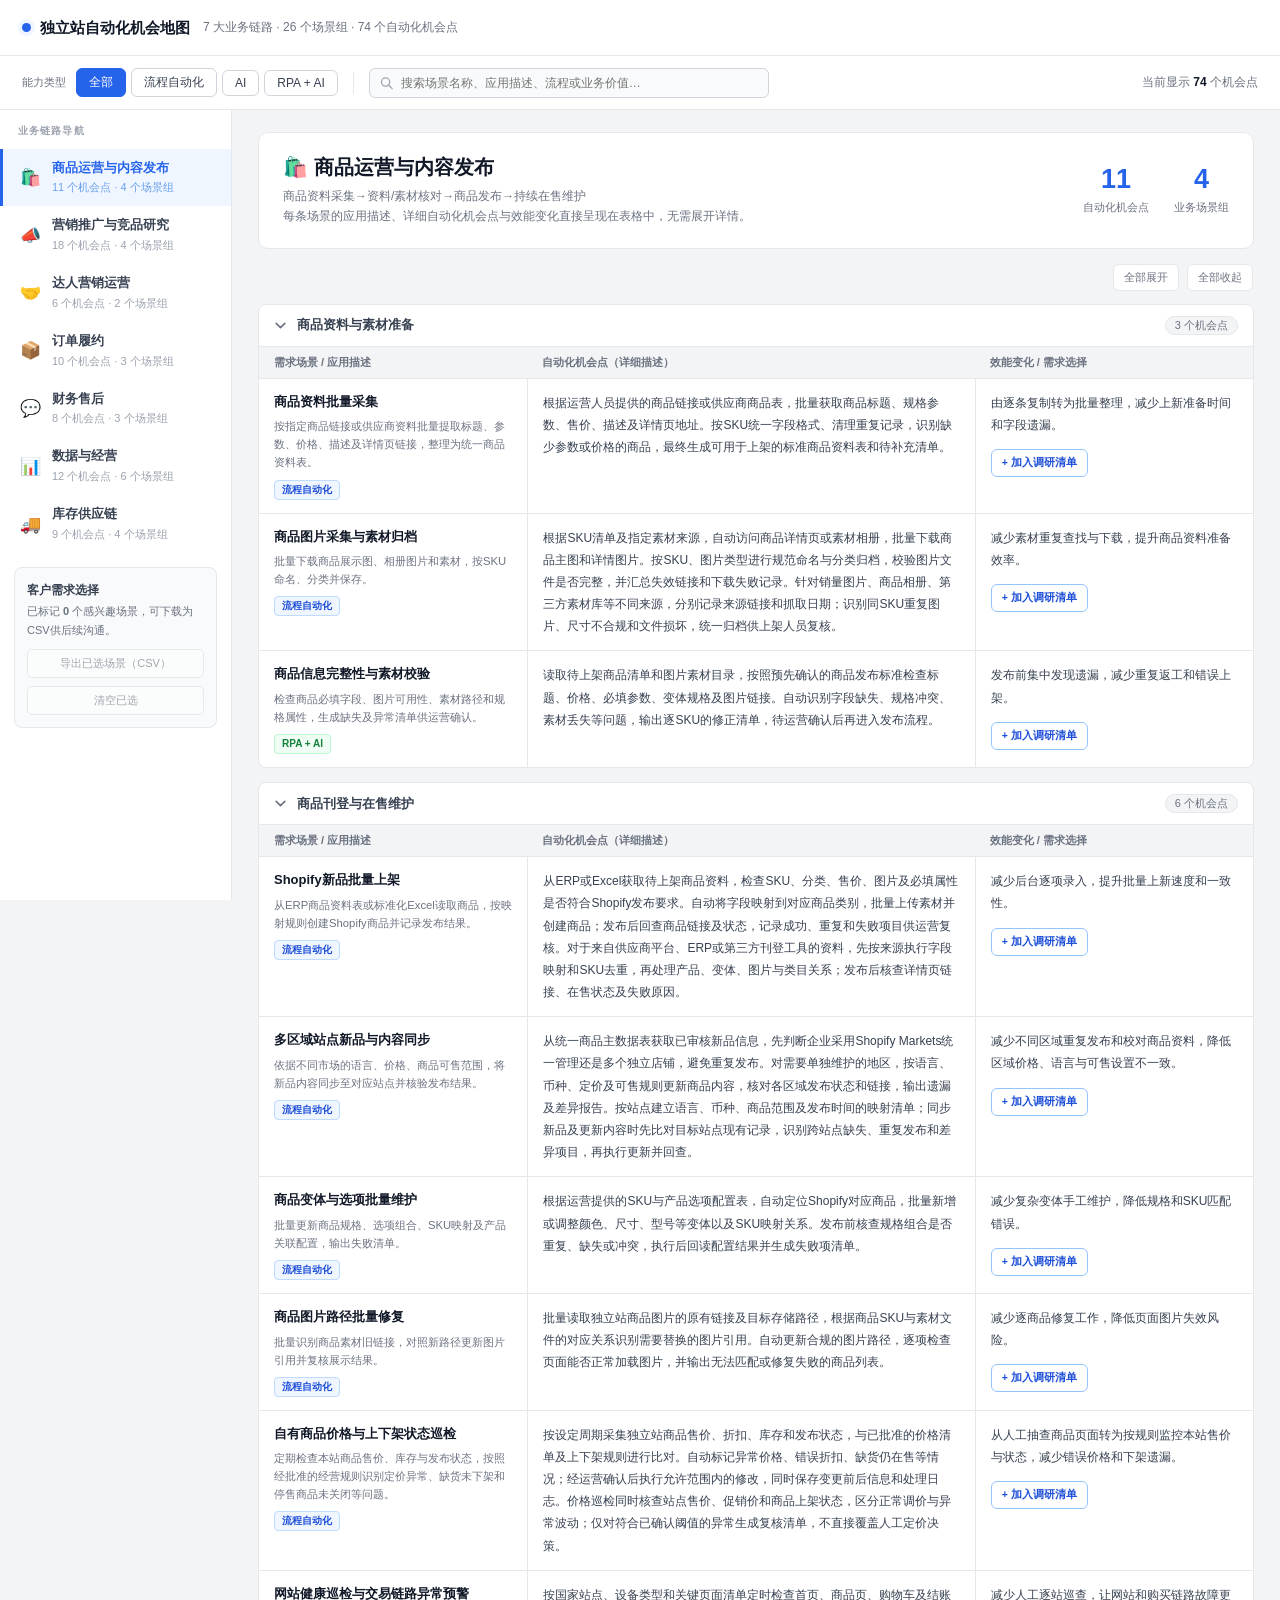
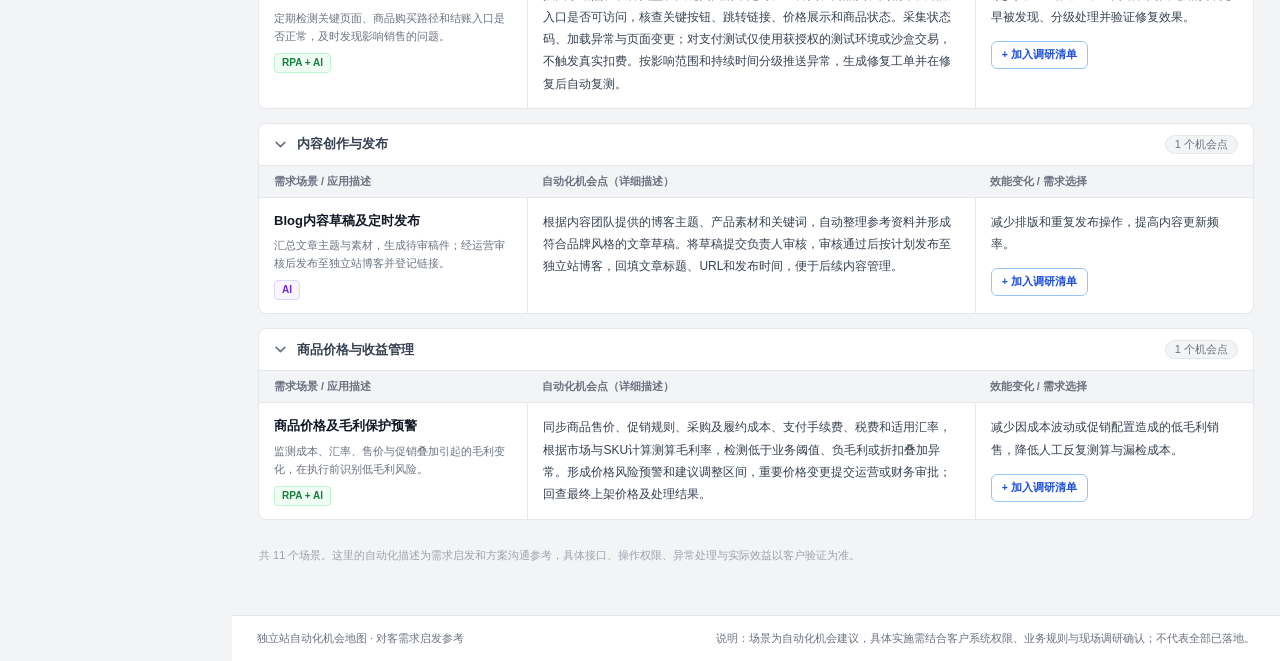
<file: independent-store.html>
<!DOCTYPE html>
<html lang="zh-CN">
<head>
<meta charset="UTF-8" />
<meta name="viewport" content="width=device-width, initial-scale=1.0" />
<meta name="theme-color" content="#ffffff" />
<title>独立站自动化机会地图｜74个需求场景</title>
<style>
  :root{--bg:#f3f4f6;--surface:#fff;--soft:#f9fafb;--soft2:#f3f4f6;--line:#e5e7eb;--line2:#d1d5db;
  --dark:#111827;--text:#374151;--muted:#6b7280;--faint:#9ca3af;--blue:#2563eb;--blue-soft:#eff6ff;
  --rpa-bg:#eff6ff;--rpa-text:#1d4ed8;--rpa-line:#bfdbfe;--ai-bg:#faf5ff;--ai-text:#6d28d9;--ai-line:#ddd6fe;
  --combo-bg:#f0fdf4;--combo-text:#15803d;--combo-line:#bbf7d0;--nav-w:232px;--header-h:56px;--filter-h:54px;}
  *{box-sizing:border-box}html{scroll-behavior:smooth}body{margin:0;background:var(--bg);color:var(--dark);font-family:-apple-system,BlinkMacSystemFont,"Segoe UI","PingFang SC","Microsoft YaHei",sans-serif;font-size:13px;line-height:1.55}
  button,input{font-family:inherit}button{cursor:pointer}button:focus-visible,input:focus-visible{outline:2px solid var(--blue);outline-offset:2px}
  .hdr{height:var(--header-h);background:#fff;border-bottom:1px solid var(--line);display:flex;align-items:center;gap:13px;padding:0 22px;position:sticky;top:0;z-index:40}
  .brand{display:flex;align-items:center;gap:9px;white-space:nowrap;font-weight:750;font-size:15px;color:var(--dark)}
  .brand-dot{height:9px;width:9px;background:var(--blue);border-radius:50%;box-shadow:0 0 0 4px var(--blue-soft)}
  .hdr-desc{font-size:12px;color:var(--muted);white-space:nowrap}.hdr-spacer{flex:1}
  .h-pills{display:flex;gap:7px;align-items:center}.tiny-pill{font-size:11px;border-radius:20px;background:var(--soft2);border:1px solid var(--line);color:var(--muted);padding:3px 10px;white-space:nowrap}
  .special-pill{color:#1d4ed8;background:#eff6ff;border-color:#bfdbfe;cursor:pointer}.special-pill:hover{background:#dbeafe}
  .bar{min-height:var(--filter-h);padding:9px 22px;display:flex;align-items:center;gap:8px;background:#fff;border-bottom:1px solid var(--line);position:sticky;top:var(--header-h);z-index:39}
  .filter-title{font-size:11px;color:var(--muted);margin-right:2px;white-space:nowrap}.filter-actions{display:flex;align-items:center;gap:5px;flex-wrap:wrap}
  .fbtn{background:#fff;border:1px solid var(--line2);border-radius:6px;padding:5px 12px;font-size:12px;color:var(--text);white-space:nowrap;transition:.15s}
  .fbtn:hover{background:var(--soft)}.fbtn.active{background:var(--blue);border-color:var(--blue);color:#fff}
  .fbtn.active[data-tech="rpa"]{background:var(--rpa-text);border-color:var(--rpa-text)}
  .fbtn.active[data-tech="ai"]{background:var(--ai-text);border-color:var(--ai-text)}
  .fbtn.active[data-tech="combo"]{background:var(--combo-text);border-color:var(--combo-text)}
  .bar-sep{height:22px;width:1px;background:var(--line);margin:0 7px;flex-shrink:0}
  .find-wrap{flex:1;position:relative;min-width:180px;max-width:400px}.find{background:var(--soft);border:1px solid var(--line2);border-radius:6px;outline:none;width:100%;padding:7px 30px 7px 31px;font-size:12px;color:var(--dark)}
  .find:focus{background:#fff;border-color:var(--blue)}.find-icon{position:absolute;left:10px;top:50%;transform:translateY(-50%);color:#9ca3af;pointer-events:none}
  .clear-find{position:absolute;right:8px;top:50%;transform:translateY(-50%);border:0;background:transparent;color:var(--muted);font-size:17px;display:none;line-height:1}
  .found{color:var(--muted);font-size:12px;white-space:nowrap;margin-left:auto}.found strong{color:var(--dark)}
  .layout{display:flex;min-height:calc(100vh - var(--header-h) - var(--filter-h))}
  .sidebar{width:var(--nav-w);flex:0 0 var(--nav-w);background:#fff;border-right:1px solid var(--line);position:sticky;top:calc(var(--header-h) + var(--filter-h));height:calc(100vh - var(--header-h) - var(--filter-h));overflow-y:auto;padding:13px 0 18px;scrollbar-width:thin}
  .side-heading{font-size:10px;letter-spacing:.11em;color:var(--faint);font-weight:750;padding:0 18px 10px}.side-link{border:0;background:transparent;display:flex;width:100%;text-align:left;align-items:center;gap:10px;padding:11px 16px;border-left:3px solid transparent;color:var(--text);transition:.12s}
  .side-link:hover{background:var(--soft)}.side-link.active{color:var(--blue);border-left-color:var(--blue);background:var(--blue-soft)}.side-link.no-match{opacity:.45}
  .side-icon{font-size:17px;width:23px;text-align:center;flex-shrink:0}.side-link>span:nth-child(2){display:block;min-width:0;flex:1}.side-name{display:block;font-size:12.7px;font-weight:680;white-space:normal;line-height:1.4}.side-desc{display:block;font-size:11px;color:var(--faint);margin-top:3px}.side-link.active .side-desc{color:#6ba0ef}
  .sidebar-foot{margin:14px 14px 0;padding:12px;background:var(--soft);border:1px solid var(--line);border-radius:8px;font-size:11px;color:var(--muted);line-height:1.8}
  .sidebar-foot b{font-size:12px;color:var(--text)}.side-download{margin-top:8px;display:block;border:1px solid var(--line2);background:#fff;border-radius:5px;padding:6px 8px;font-size:11px;color:var(--text);text-align:center;width:100%}
  .side-download:disabled{opacity:.45;cursor:not-allowed}.side-download:hover:not(:disabled){border-color:var(--blue);color:var(--blue)}
  .content{min-width:0;flex:1;padding:22px 26px 50px;max-width:calc(100vw - var(--nav-w));}
  .dept-hero{background:#fff;border:1px solid var(--line);border-radius:10px;padding:21px 24px;margin-bottom:18px;display:flex;justify-content:space-between;align-items:center;gap:24px}
  .dept-heading{font-size:20px;font-weight:750;line-height:1.35;margin:0 0 5px}.dept-lead{font-size:12px;color:var(--muted);line-height:1.7;max-width:720px}.stats{display:flex;gap:25px;flex-shrink:0}.stat{text-align:center}.stat-num{font-size:27px;font-weight:750;color:var(--blue);line-height:1.1;font-variant-numeric:tabular-nums}.stat-label{font-size:11px;color:var(--muted);margin-top:5px}
  .section-tools{display:flex;gap:8px;justify-content:flex-end;align-items:center;margin:-3px 1px 13px}.plain-btn{background:#fff;border:1px solid var(--line);border-radius:6px;padding:5px 10px;font-size:11px;color:var(--muted)}.plain-btn:hover{border-color:var(--line2);color:var(--text)}
  .wf{margin-bottom:14px}.wf-head{display:flex;align-items:center;gap:10px;background:#fff;border:1px solid var(--line);border-radius:8px 8px 0 0;padding:11px 15px;cursor:pointer;color:var(--text);width:100%;text-align:left}.wf-head:hover{background:var(--soft)}.wf-head.folded{border-radius:8px}
  .chev{width:13px;height:13px;color:var(--muted);transition:transform .18s}.wf-head.folded .chev{transform:rotate(-90deg)}.wf-name{font-size:13px;font-weight:750}.wf-count{margin-left:auto;border:1px solid var(--line);background:var(--soft2);border-radius:16px;padding:1px 9px;color:var(--muted);font-size:11px;white-space:nowrap}
  .wf-body{background:#fff;border:1px solid var(--line);border-top:0;border-radius:0 0 8px 8px;overflow:hidden}.wf-body.folded{display:none}
  .cols,.node-main{display:grid;grid-template-columns:minmax(205px,27%) minmax(330px,45%) minmax(205px,28%)}.cols{background:var(--soft2);border-bottom:1px solid var(--line);padding:7px 0;font-size:11px;font-weight:670;color:var(--muted)}.cols>div{padding:0 15px}
  .item{border-bottom:1px solid var(--line)}.item:last-child{border-bottom:none}.node-main{cursor:default;transition:background .12s}.node-main:hover{background:#fafbfd}
  .c-name,.c-process,.c-value{padding:13px 15px}.c-process,.c-value{border-left:1px solid var(--line);color:var(--text);font-size:12px;line-height:1.72;overflow-wrap:anywhere}
  .name-line{display:flex;align-items:flex-start;gap:8px}.scene-name{font-weight:700;font-size:13px;line-height:1.5;min-width:0}
  .description{color:var(--muted);font-size:11.3px;line-height:1.6;margin:6px 0 8px;display:block;overflow:visible}
  .tags{display:flex;align-items:center;gap:6px;flex-wrap:wrap}.tag{border:1px solid;border-radius:4px;line-height:1.6;padding:1px 7px;font-weight:680;font-size:10px}.t-rpa{background:var(--rpa-bg);color:var(--rpa-text);border-color:var(--rpa-line)}.t-ai{background:var(--ai-bg);color:var(--ai-text);border-color:var(--ai-line)}.t-combo{background:var(--combo-bg);color:var(--combo-text);border-color:var(--combo-line)}.geo-tag{color:#92400e;background:#fffbeb;border-color:#fde68a}.saved{color:#047857;background:#ecfdf5;border-color:#a7f3d0}
  .step-text{line-height:1.82}.c-value{color:var(--text)}.value-text{font-size:12px;line-height:1.85}.inline-pick{display:flex;justify-content:flex-start;margin-top:13px}.inline-pick .select-btn{font-size:10.5px;padding:6px 10px}.geo-inline{margin-top:12px;border-top:1px dashed #cbd5e1;padding-top:10px;font-size:10.7px;line-height:1.8;color:#64748b}.geo-inline b{color:#334155;font-weight:700}.geo-inline>div+div{margin-top:4px}
  .opportunity-text{font-size:12px;line-height:1.85;color:var(--text);white-space:normal;overflow-wrap:anywhere}
  .select-btn{border:1px solid #93c5fd;color:#1d4ed8;background:#fff;border-radius:6px;padding:7px 12px;font-size:11px;font-weight:650}.select-btn:hover{background:#eff6ff}.select-btn.in{border-color:#6ee7b7;background:#ecfdf5;color:#047857}.minor-note{color:var(--faint);font-size:11px}
  .geo-info{display:flex;gap:12px;background:#f8fbff;border:1px solid #dbeafe;border-radius:8px;padding:12px 15px;margin-bottom:14px;align-items:flex-start}.geo-info .ico{font-size:21px}.geo-info strong{font-size:12px;color:#1e40af}.geo-info p{margin:3px 0 0;color:#64748b;font-size:11.5px;line-height:1.7}
  .empty{padding:50px 20px;text-align:center;color:var(--muted);background:#fff;border:1px solid var(--line);border-radius:8px}.empty strong{display:block;color:var(--text);font-size:14px;margin-bottom:5px}
  .bottom-note{padding:12px 1px 0;color:var(--faint);font-size:11px;line-height:1.7}.footer{background:#fff;border-top:1px solid var(--line);padding:14px 25px;color:var(--muted);font-size:11px;display:flex;justify-content:space-between;gap:12px;flex-wrap:wrap;margin-left:var(--nav-w)}
  mark{background:#fef08a;border-bottom:2px solid #facc15;border-radius:2px;padding:0 1px;color:#111827}
  @media(max-width:1100px){.cols,.node-main{grid-template-columns:minmax(165px,28%) minmax(280px,43%) minmax(165px,29%)}.h-pills .tiny-pill:not(.special-pill){display:none}.content{padding:18px}.hdr-desc{display:none}}
  @media(max-width:800px){:root{--header-h:54px;--filter-h:102px}.hdr{padding:0 14px}.bar{padding:8px 13px;flex-wrap:wrap;gap:7px;align-content:center}.find-wrap{order:3;max-width:none;flex:1 1 65%}.found{order:4}.bar-sep{display:none}.sidebar{width:100%;height:auto;overflow-x:auto;overflow-y:hidden;position:sticky;top:calc(var(--header-h) + var(--filter-h));z-index:35;padding:5px 8px;display:flex;gap:4px;border-right:0;border-bottom:1px solid var(--line);flex-basis:auto}.side-heading,.sidebar-foot,.side-desc{display:none}.side-link{width:auto;white-space:nowrap;border-left:none;border-bottom:2px solid transparent;border-radius:6px 6px 0 0;padding:7px 10px}.side-link.active{border-bottom-color:var(--blue)}.side-icon{font-size:15px;width:auto}.side-name{font-size:11px}.layout{display:block}.content{max-width:none;padding:14px}.footer{margin-left:0}.dept-hero{padding:16px;align-items:flex-start}.stat-num{font-size:22px}.stats{gap:13px}}
  @media(max-width:600px){.h-pills{display:none}.hdr{gap:7px}.brand{font-size:13px}.found{font-size:11px}.dept-hero{display:block}.stats{margin-top:12px;justify-content:flex-start}.stat{text-align:left}.cols{display:none}.node-main{grid-template-columns:1fr}.c-name{padding:13px 14px 6px}.c-process,.c-value{border:0;padding:6px 14px}.c-process::before,.c-value::before{display:block;font-size:10px;font-weight:700;color:var(--muted);margin-bottom:3px}.c-process::before{content:'自动化机会点（详细描述）'}.c-value::before{content:'效能变化'}.inline-pick{margin-top:10px}.scene-name{font-size:13px}}
  @media print{.hdr,.bar,.sidebar,.section-tools,.bottom-note{display:none!important}.layout,.content{display:block;max-width:none;padding:0}.dept-hero{break-inside:avoid}.wf-body,.wf-head{break-inside:avoid}.item{break-inside:avoid}.footer{margin:0}body{background:#fff}.wf-body{display:block!important}}
</style>
</head>
<body>
<header class="hdr"><div class="brand"><span class="brand-dot"></span>独立站自动化机会地图</div><span class="hdr-desc">7 大业务链路 · 26 个场景组 · 74 个自动化机会点</span><div class="hdr-spacer"></div></header>
<section class="bar" aria-label="筛选及搜索"><span class="filter-title">能力类型</span><div class="filter-actions" id="techFilters"><button class="fbtn active" data-tech="all">全部</button><button class="fbtn" data-tech="rpa">流程自动化</button><button class="fbtn" data-tech="ai">AI</button><button class="fbtn" data-tech="combo">RPA + AI</button></div><span class="bar-sep"></span><div class="find-wrap"><svg class="find-icon" width="15" height="15" viewBox="0 0 20 20" fill="none" aria-hidden="true"><circle cx="8.8" cy="8.8" r="5.5" stroke="currentColor" stroke-width="1.7"/><path d="m13 13 4.5 4.5" stroke="currentColor" stroke-width="1.7" stroke-linecap="round"/></svg><input id="search" class="find" placeholder="搜索场景名称、应用描述、流程或业务价值…" aria-label="搜索场景" autocomplete="off"><button id="clearSearch" class="clear-find" title="清除搜索">×</button></div><span class="found">当前显示 <strong id="visibleCount">74</strong> 个机会点</span></section>
<div class="layout"><nav class="sidebar" id="sidebar" aria-label="业务链路导航"></nav><main class="content" id="content" aria-live="polite"></main></div>
<footer class="footer"><span>独立站自动化机会地图 · 对客需求启发参考</span><span>说明：场景为自动化机会建议，具体实施需结合客户系统权限、业务规则与现场调研确认；不代表全部已落地。</span></footer>
<script id="sourceData" type="application/json">{"domains":[{"id":"01","name":"商品运营与内容发布","icon":"🛍️","description":"商品资料采集→资料/素材核对→商品发布→持续在售维护","count":11,"groups":4},{"id":"02","name":"营销推广与竞品研究","icon":"📣","description":"广告投放 / 竞品研究 / 营销触达 / 品牌GEO（并行模块；GEO含监测→知识优化→复测闭环）","count":18,"groups":4},{"id":"03","name":"达人营销运营","icon":"🤝","description":"达人筛选→站内或邮件触达→合作跟进→效果归因","count":6,"groups":2},{"id":"04","name":"订单履约","icon":"📦","description":"订单采集→清洗/风控→发货任务→履约状态与物流异常跟踪","count":10,"groups":3},{"id":"05","name":"财务售后","icon":"💬","description":"退款申请→物流/支付核验→争议资料→审核处理→客服复盘","count":8,"groups":3},{"id":"06","name":"数据与经营","icon":"📊","description":"站点/广告/支付数据→口径统一→对账补数→周期经营报表","count":12,"groups":6},{"id":"07","name":"库存供应链","icon":"🚚","description":"仓库及SKU库存→库存同步与核对→补货测算→备货登记与仓配协同","count":9,"groups":4}],"items":[{"id":"01-01","domain":"商品运营与内容发布","group":"商品资料与素材准备","name":"商品资料批量采集","description":"按指定商品链接或供应商资料批量提取标题、参数、价格、描述及详情页链接，整理为统一商品资料表。","workflow":"根据运营人员提供的商品链接或供应商商品表，批量获取商品标题、规格参数、售价、描述及详情页地址。按SKU统一字段格式、清理重复记录，识别缺少参数或价格的商品，最终生成可用于上架的标准商品资料表和待补充清单。","impact":"由逐条复制转为批量整理，减少上新准备时间和字段遗漏。","tech":"rpa"},{"id":"01-02","domain":"商品运营与内容发布","group":"商品资料与素材准备","name":"商品图片采集与素材归档","description":"批量下载商品展示图、相册图片和素材，按SKU命名、分类并保存。","workflow":"根据SKU清单及指定素材来源，自动访问商品详情页或素材相册，批量下载商品主图和详情图片。按SKU、图片类型进行规范命名与分类归档，校验图片文件是否完整，并汇总失效链接和下载失败记录。针对销量图片、商品相册、第三方素材库等不同来源，分别记录来源链接和抓取日期；识别同SKU重复图片、尺寸不合规和文件损坏，统一归档供上架人员复核。","impact":"减少素材重复查找与下载，提升商品资料准备效率。","tech":"rpa"},{"id":"01-03","domain":"商品运营与内容发布","group":"商品资料与素材准备","name":"商品信息完整性与素材校验","description":"检查商品必填字段、图片可用性、素材路径和规格属性，生成缺失及异常清单供运营确认。","workflow":"读取待上架商品清单和图片素材目录，按照预先确认的商品发布标准检查标题、价格、必填参数、变体规格及图片链接。自动识别字段缺失、规格冲突、素材丢失等问题，输出逐SKU的修正清单，待运营确认后再进入发布流程。","impact":"发布前集中发现遗漏，减少重复返工和错误上架。","tech":"combo"},{"id":"01-04","domain":"商品运营与内容发布","group":"商品刊登与在售维护","name":"Shopify新品批量上架","description":"从ERP商品资料表或标准化Excel读取商品，按映射规则创建Shopify商品并记录发布结果。","workflow":"从ERP或Excel获取待上架商品资料，检查SKU、分类、售价、图片及必填属性是否符合Shopify发布要求。自动将字段映射到对应商品类别，批量上传素材并创建商品；发布后回查商品链接及状态，记录成功、重复和失败项目供运营复核。对于来自供应商平台、ERP或第三方刊登工具的资料，先按来源执行字段映射和SKU去重，再处理产品、变体、图片与类目关系；发布后核查详情页链接、在售状态及失败原因。","impact":"减少后台逐项录入，提升批量上新速度和一致性。","tech":"rpa"},{"id":"01-05","domain":"商品运营与内容发布","group":"商品刊登与在售维护","name":"多区域站点新品与内容同步","description":"依据不同市场的语言、价格、商品可售范围，将新品内容同步至对应站点并核验发布结果。","workflow":"从统一商品主数据表获取已审核新品信息，先判断企业采用Shopify Markets统一管理还是多个独立店铺，避免重复发布。对需要单独维护的地区，按语言、币种、定价及可售规则更新商品内容，核对各区域发布状态和链接，输出遗漏及差异报告。按站点建立语言、币种、商品范围及发布时间的映射清单；同步新品及更新内容时先比对目标站点现有记录，识别跨站点缺失、重复发布和差异项目，再执行更新并回查。","impact":"减少不同区域重复发布和校对商品资料，降低区域价格、语言与可售设置不一致。","tech":"rpa"},{"id":"01-06","domain":"商品运营与内容发布","group":"商品刊登与在售维护","name":"商品变体与选项批量维护","description":"批量更新商品规格、选项组合、SKU映射及产品关联配置，输出失败清单。","workflow":"根据运营提供的SKU与产品选项配置表，自动定位Shopify对应商品，批量新增或调整颜色、尺寸、型号等变体以及SKU映射关系。发布前核查规格组合是否重复、缺失或冲突，执行后回读配置结果并生成失败项清单。","impact":"减少复杂变体手工维护，降低规格和SKU匹配错误。","tech":"rpa"},{"id":"01-07","domain":"商品运营与内容发布","group":"商品刊登与在售维护","name":"商品图片路径批量修复","description":"批量识别商品素材旧链接，对照新路径更新图片引用并复核展示结果。","workflow":"批量读取独立站商品图片的原有链接及目标存储路径，根据商品SKU与素材文件的对应关系识别需要替换的图片引用。自动更新合规的图片路径，逐项检查页面能否正常加载图片，并输出无法匹配或修复失败的商品列表。","impact":"减少逐商品修复工作，降低页面图片失效风险。","tech":"rpa"},{"id":"01-08","domain":"商品运营与内容发布","group":"商品刊登与在售维护","name":"自有商品价格与上下架状态巡检","description":"定期检查本站商品售价、库存与发布状态，按照经批准的经营规则识别定价异常、缺货未下架和停售商品未关闭等问题。","workflow":"按设定周期采集独立站商品售价、折扣、库存和发布状态，与已批准的价格清单及上下架规则进行比对。自动标记异常价格、错误折扣、缺货仍在售等情况；经运营确认后执行允许范围内的修改，同时保存变更前后信息和处理日志。价格巡检同时核查站点售价、促销价和商品上架状态，区分正常调价与异常波动；仅对符合已确认阈值的异常生成复核清单，不直接覆盖人工定价决策。","impact":"从人工抽查商品页面转为按规则监控本站售价与状态，减少错误价格和下架遗漏。","tech":"rpa"},{"id":"01-09","domain":"商品运营与内容发布","group":"内容创作与发布","name":"Blog内容草稿及定时发布","description":"汇总文章主题与素材，生成待审稿件；经运营审核后发布至独立站博客并登记链接。","workflow":"根据内容团队提供的博客主题、产品素材和关键词，自动整理参考资料并形成符合品牌风格的文章草稿。将草稿提交负责人审核，审核通过后按计划发布至独立站博客，回填文章标题、URL和发布时间，便于后续内容管理。","impact":"减少排版和重复发布操作，提高内容更新频率。","tech":"ai"},{"id":"02-01","domain":"营销推广与竞品研究","group":"广告投放数据管理","name":"Meta广告账户数据自动汇总","description":"按账号、日期及广告层级下载Meta广告投放、消耗和效果数据，汇总至统一表。","workflow":"按照已授权的Meta广告账户和报表周期，定时提取广告系列、广告组的花费、曝光、点击及转化表现。统一账户时区和币种，识别缺失账户或指标异常，生成可按品牌、地区和日期查看的投放明细及汇总表。","impact":"减少多广告账户反复下载，提高日报及时性。","tech":"rpa"},{"id":"02-02","domain":"营销推广与竞品研究","group":"广告投放数据管理","name":"Google Ads投放数据自动汇总","description":"按账号和日期提取Google Ads投放数据，清洗字段后归并至统一经营报告。","workflow":"按指定日期和授权账户自动获取Google Ads广告系列、关键词、费用、点击与转化数据。对不同账户的时区、币种和统计口径进行统一，检查未取到数据的账户及明显异常值，整理为标准日报或周期投放报表。","impact":"降低跨账户人工整理工作量，便于对比投放表现。","tech":"rpa"},{"id":"02-03","domain":"营销推广与竞品研究","group":"竞争情报与市场监控","name":"竞品广告素材与投放动态监控","description":"按照竞品品牌词及市场，从公开广告资料库收集素材、文案、链接与更新情况，生成新增变化表。","workflow":"根据预设的竞品品牌、国家和产品关键词，定期查询允许访问的公开广告资料库，采集新出现的广告标题、素材链接、投放地区及落地页。对比上期记录，筛选新素材或重要变化，生成竞品广告动态清单供市场人员参考。","impact":"减少人工逐站搜索，及时掌握竞品推广变化。","tech":"rpa"},{"id":"02-04","domain":"营销推广与竞品研究","group":"竞争情报与市场监控","name":"竞品售价及促销动态监测","description":"定时查看指定竞品网站的公开商品售价、优惠券及折扣变化，供市场团队比较竞争价格策略（不修改本站价格）。","workflow":"根据竞品商品URL与SKU对照表，定时采集公开售价、优惠券及促销折扣信息，保存采集时间与价格快照。自动与上一次记录或设定阈值进行比对，标记明显降价、涨价和活动变化，并汇总需要运营关注的竞品列表。","impact":"由偶尔抽查转为持续监控，提升价格策略响应速度。","tech":"rpa"},{"id":"02-05","domain":"营销推广与竞品研究","group":"竞争情报与市场监控","name":"竞品新品上架监控","description":"定期检查竞品站点的商品列表，按发布时间或差异识别新商品并推送清单。","workflow":"定期巡检指定竞品官网的商品分类页或新品栏目，对比历史商品链接与最新展示清单，识别新出现的产品。自动提取产品名称、图片、公开价格及详情链接，整理为按品牌和日期分类的竞品上新报告。","impact":"提高新品发现及时性，减少人工浏览筛选。","tech":"rpa"},{"id":"02-06","domain":"营销推广与竞品研究","group":"竞争情报与市场监控","name":"竞品评价采集与用户需求分析","description":"合规采集竞品新增公开评论，去重后归纳抱怨点、功能诉求，关联原评论供人工复核。","workflow":"在符合网站访问规则的前提下，批量采集竞品商品的公开评价、评分、发表时间和原始链接。对评论内容进行清洗与主题分类，归纳产品故障、使用体验、功能诉求等高频问题，输出带原文依据的需求分析表供产品团队复核。在评价分析之外，补充从可合规访问的竞品详情页与市场选品资料中提取产品卖点、规格和常见痛点，并按品类与关键词形成差异化机会清单，交由选品人员确认。","impact":"将分散的评论整理为可追溯的产品洞察，减少人工阅读时间。","tech":"combo"},{"id":"02-07","domain":"营销推广与竞品研究","group":"竞争情报与市场监控","name":"竞品流量和关键词趋势跟踪","description":"从已获授权的数据工具获取竞品站点流量来源与关键词估计，按周期生成变化报告。","workflow":"按竞品域名清单从获授权的数据分析工具获取估算访问量、流量来源、热门关键词等指标。统一周期及比较口径，对比各品牌的变化趋势，自动形成竞品流量观察报表，并标明数据属于第三方估算值。","impact":"减少跨站点数据抄录，辅助评估渠道变化。","tech":"rpa"},{"id":"02-08","domain":"营销推广与竞品研究","group":"竞争情报与市场监控","name":"SEO搜索结果与页面监测","description":"按目标关键词及目标市场定期记录自然搜索排名、竞品页面和自身站点覆盖情况。","workflow":"根据市场、语言和重点关键词，定期查询合规的搜索结果数据，分别记录自有网站与竞品网站的自然排名及对应页面URL。对比历史排名，发现排名波动、目标页面缺失或失效情况，形成SEO监测清单供运营分析。","impact":"减少重复搜索工作，更快发现自然流量竞争变化。","tech":"rpa"},{"id":"02-09","domain":"营销推广与竞品研究","group":"营销触达与促销治理","name":"弃购客户邮件触达","description":"依据营销同意状态、弃购时间和客户分群，调用邮件平台发送合规提醒并回写结果。","workflow":"从独立站或邮件营销系统读取符合营销触达条件的弃购用户及商品信息，先检查订阅授权、退订状态、购买完成情况和触达频率。按弃购时间或用户标签匹配邮件模板，通过合规渠道发送提醒，并记录发送、退信和后续转化结果。","impact":"减少人工筛选与逐一触达，改善运营响应及时性。","tech":"rpa"},{"id":"02-10","domain":"营销推广与竞品研究","group":"营销触达与促销治理","name":"促销优惠码与活动清理","description":"识别过期活动、失效折扣及符合规则的待清理配置，先导出复核清单，确认后删除或停用。","workflow":"定期读取Shopify营销活动、优惠码及折扣规则，筛选已到期、重复配置或被运营标记为待清理的活动。核查活动适用商品、使用情况及潜在影响，对重要变更提交人工确认；自动停用符合规则的项目，回填处理明细和日志。","impact":"减少历史配置堆积与人工清理失误。","tech":"rpa"},{"id":"02-11","domain":"营销推广与竞品研究","group":"品牌GEO与AI搜索可见度","name":"品牌GEO目标问题词库建设","description":"围绕消费者在AI搜索中可能提出的品类、产品选购、使用问题及竞品对比，建立覆盖国家、语言和购买阶段的标准提问库。","workflow":"整合官网站内搜索、客服常见问题、产品说明和允许使用的公开问答，收集与品牌及产品相关的真实用户提问。按照国家、语言、产品线和购买意图分类去重，经业务人员确认后形成可持续更新的GEO监测问题词库。","impact":"从临时凭经验测试AI回答转为统一问题库，减少重复整理，使不同区域的监测更有可比性。","tech":"combo","geo":{"output":"GEO目标问题词库（问题、意图、市场、语言、产品线、版本）","metrics":"问题词覆盖数、问题库更新频率、重复率、市场与语言覆盖率","boundary":"不得把臆测的搜索量或模拟问题当作真实用户提问；问题库需按市场、语言维护"}},{"id":"02-12","domain":"营销推广与竞品研究","group":"品牌GEO与AI搜索可见度","name":"AI搜索品牌提及与回答准确性监测","description":"对固定问题集定期检查AI回答是否提及品牌或产品，以及功能、参数和适用边界描述是否准确，并保存可核验结果。","workflow":"读取已审核的GEO问题词库和市场配置，通过获授权且符合平台规则的方式定期获取指定AI搜索服务的回答。记录服务名称、提问时间、回答内容及引用链接，分析品牌是否出现、产品参数是否准确，并生成遗漏提及和错误信息的复核清单。","impact":"由人工随机询问转为同口径的周期监测，更早发现品牌信息缺席、过时或错误回答。","tech":"combo","geo":{"output":"AI回答监测明细（问题、地区、平台、时间、回答、引用、判定）","metrics":"品牌提及率、产品事实准确率、有引用回答占比、漏检/误判率","boundary":"AI回答不稳定；不得绕过反爬/访问限制，不能将回答位置视为固定排名"}},{"id":"02-13","domain":"营销推广与竞品研究","group":"品牌GEO与AI搜索可见度","name":"GEO引用来源与竞品差距分析","description":"分析AI回答引用的网页及品牌、竞品出现情况，识别缺失的产品事实、问答主题和可改进的信息来源。","workflow":"汇总已采集的AI回答及其公开引用来源，按照问题主题和目标市场提取本品牌、竞品及被引用的网站。核查来源时效性、可访问性与产品事实的一致性，识别竞品更常被引用的内容类型，输出品牌内容缺口与优化候选清单。","impact":"减少逐条分析AI回答和引用来源的工作，让内容团队更清楚应完善哪些品牌事实与问题答案。","tech":"combo","geo":{"output":"引用来源地图、竞品覆盖差距与内容机会清单","metrics":"有效引用URL数、信息缺口数、竞品对照问题覆盖率、可追溯结论占比","boundary":"只分析可合法访问的公开资料；AI引用来源并不等于品牌可以控制引用或曝光"}},{"id":"02-14","domain":"营销推广与竞品研究","group":"品牌GEO与AI搜索可见度","name":"品牌知识事实库与标准问答更新","description":"把品牌、型号、功能参数、适用场景、限制条件、售后政策等资料形成有来源、有版本的标准事实与FAQ。","workflow":"从已确认的官网产品页、规格文档、帮助中心和售后政策中提取品牌名称、型号、技术参数、兼容性及标准问答。自动识别来源版本过期和不同文档间的冲突，交由产品、品牌等责任人审核，形成统一且可追溯的多语言品牌事实资料库。","impact":"降低产品信息分散、版本冲突和重复核对成本，为官网内容一致性和AI回答事实校正提供依据。","tech":"ai","geo":{"output":"品牌事实主数据、FAQ问答库、版本变更记录","metrics":"事实条目完整率、版本冲突数、FAQ覆盖率、资料更新时间","boundary":"产品声明、性能参数、售后承诺须以官方有效版本为准，禁止AI自动编造事实"}},{"id":"02-15","domain":"营销推广与竞品研究","group":"品牌GEO与AI搜索可见度","name":"GEO内容优化与多语言发布校验","description":"围绕AI问答中的内容缺口，辅助制作并发布产品FAQ、使用指南、对比说明和品牌知识页面，检查公开可访问性与内容一致性。","workflow":"依据已确认的GEO优化建议与品牌事实库，辅助整理产品指南、FAQ及多语言内容草稿。由品牌和技术人员审核事实、版权及地区适用性后发布到Shopify或CMS，并自动检查页面访问、标题、内部链接、结构化数据及抓取设置，输出发布校验结果。","impact":"从零散内容修改转为由用户问题驱动的标准化内容维护，减少跨地区内容差错，提高品牌事实可获取性。","tech":"combo","geo":{"output":"GEO内容任务清单、已发布页面清单、页面质量核查报告","metrics":"内容任务完成率、事实审核通过率、多语言一致性问题数、页面可访问率","boundary":"禁止为AI排名批量生产低质/虚假内容；结构化数据应真实符合页面内容；不保证AI收录或引用"}},{"id":"02-16","domain":"营销推广与竞品研究","group":"品牌GEO与AI搜索可见度","name":"GEO周期复测与优化效果复盘","description":"在固定测试问题及采样口径下复测AI回答，追踪品牌提及、准确性及引用变化，生成可追溯的改进计划。","workflow":"使用固定版本的问题集、国家、语言和采样规则，周期性复测不同AI搜索服务中的品牌提及、事实准确性、引用来源及竞品出现情况。与历史基线比对并标记异常，结合官网内容更新记录生成复盘报告和下阶段优化任务，不将相关变化直接认定为优化带来的因果效果。","impact":"从一次性试验转为持续监控与闭环复盘，减少无依据的GEO效果判断。","tech":"combo","geo":{"output":"GEO月度效果报告、问题整改台账、下一轮迭代任务","metrics":"品牌提及率变化、准确率变化、引用来源变化、问题库覆盖率、整改完成率","boundary":"结果受模型/时间/地区影响；提及率和引用不是流量或销量的因果证明，不承诺推荐排名"}},{"id":"03-01","domain":"达人营销运营","group":"达人筛选与邀请","name":"达人名单筛选与联系资料整理","description":"根据行业、地区、账号内容和互动情况筛选候选达人，整理公开商务联系方式及联系状态。","workflow":"按照品牌目标行业、国家地区、粉丝规模和内容领域，从允许访问的渠道筛选潜在达人。批量整理账号名称、内容方向及公开商务联系方式，检查重复记录与品牌匹配度，并输出可交给营销人员确认的合作候选名单。","impact":"减少多平台人工筛选和整理，提高达人储备效率。","tech":"combo"},{"id":"03-02","domain":"达人营销运营","group":"达人筛选与邀请","name":"Instagram达人搜索与站内建联","description":"在Instagram寻找匹配品牌定位的达人，整理公开商务信息，并通过平台允许的站内方式开展初次合作触达。","workflow":"依据产品关键词、地区和达人内容类型筛选Instagram候选账号，整理账号画像、公开商务联系方式和历史联系状态。去除重复或失效对象，对符合平台规则且获准触达的对象发送合作邀请，并统一记录已发送、待回复和需人工跟进的名单。","impact":"减少重复搜寻与信息登记，提高建联跟进效率。","tech":"rpa"},{"id":"03-03","domain":"达人营销运营","group":"达人筛选与邀请","name":"达人合作邮件批量邀约与跟进","description":"针对已筛选且具有合法商务联系依据的达人，批量生成个性化合作邮件并回填发送和回复状态；不重复执行Instagram站内建联。","workflow":"从已审核的达人名单中读取商务邮箱、品牌合作模板及对应产品信息，按达人特点填充个性化合作内容。发送前检查联系依据、退订要求和发送频率，分批发出邮件，随后自动回写发送成功、退信和回复状态，生成跟进表。","impact":"降低重复邮件操作，便于统一管理触达进度。","tech":"rpa"},{"id":"03-04","domain":"达人营销运营","group":"达人筛选与邀请","name":"联盟营销站内邀请","description":"根据Refersion等联盟营销平台规则创建站内邀请并记录邀请结果。","workflow":"读取Refersion等联盟营销平台中的邀请活动配置及候选合作对象，校验对象资格和活动有效期，按平台规则生成或调用专属邀请链接。批量发送站内邀请并登记受邀结果，方便运营跟踪联盟成员加入情况。","impact":"减少重复邀请动作，提高联盟伙伴管理效率。","tech":"combo"},{"id":"03-05","domain":"达人营销运营","group":"达人合作跟进与归因","name":"达人合作状态汇总与催办","description":"整合达人回复、合作阶段与待办事项，提醒相关负责人跟进，关键合作事项由人工确认。","workflow":"定期汇总达人营销台账、合作邮件和经授权可获取的回复状态，区分已回复、未回复、等待寄样或待签约等阶段。根据负责人和跟进时限生成提醒任务，回填人工确认的下一步动作，避免合作线索遗漏。","impact":"减少漏跟进和重复沟通，让合作状态更可视。","tech":"combo"},{"id":"03-06","domain":"达人营销运营","group":"达人合作跟进与归因","name":"达人折扣码与订单归因匹配","description":"关联达人专属折扣码、合作信息与实际订单，生成转化及佣金核对清单。","workflow":"读取达人合作清单、专属折扣码及Shopify订单明细，根据优惠码、活动时间和约定归因规则匹配合作订单。核对销售额、退款和异常订单，形成达人合作效果报表以及无法归因的订单清单，支持营销人员复核。","impact":"减少人工核对，提升达人合作效果统计的可追溯性。","tech":"combo"},{"id":"04-01","domain":"订单履约","group":"订单接入、清洗与审核","name":"多站点订单批量采集","description":"按日期和店铺从Shopify等独立站导出新增订单，并统一字段格式汇总。","workflow":"按指定时间范围，通过各独立站授权接口或后台批量获取新增订单，提取订单号、商品SKU、收货信息、金额及订单状态。统一多站点字段和币种表示，按订单唯一标识去重，生成标准订单明细及漏取异常清单。","impact":"减少各站点重复登录下载，提高订单集中处理效率。","tech":"rpa"},{"id":"04-02","domain":"订单履约","group":"订单接入、清洗与审核","name":"订单信息标准化与自动分组","description":"按商品、目的国家、收货地址等字段对订单清洗、分类和分配，输出异常字段清单。","workflow":"获取多个独立站待处理订单，按照商品类别、收件国家、目的仓库或业务负责人等预设规则自动分类整理。校验SKU、地址和订单状态等必需信息，输出可用于仓库分拣、客服处理或财务核算的分类明细，并推送相关岗位。","impact":"减少手工分单与反复整理，降低分派错误。","tech":"rpa"},{"id":"04-03","domain":"订单履约","group":"订单接入、清洗与审核","name":"异常与风险订单自动筛查","description":"根据地址缺失、订单信息异常和预设风控规则筛查订单，高风险订单进入人工复核。","workflow":"定时获取待审核订单及可用的支付风控信号，依据地址缺失、金额差异、重复下单等经确认的规则进行风险筛查。自动汇总疑似异常的订单及证据，按风险等级提交人工复核，仅将审核通过的订单转入后续发货流程。","impact":"更早识别订单风险，减少漏审和不当自动放行。","tech":"rpa"},{"id":"04-04","domain":"订单履约","group":"订单接入、清洗与审核","name":"订单收货国家及地址信息校验","description":"比对订单国家、地区和地址字段，按确认的映射规则补全或标记异常。","workflow":"批量读取待发货订单中的国家、省市、邮编和详细地址，与物流商要求及地区编码规则进行校验。识别地址不完整、国家代码不一致等问题，对可确定的格式错误生成修正建议，需人工确认的订单单独列出，避免错误地址直接进入发货。将收货国家、地址字段和发货渠道要求分开核验，识别缺失国家代码、字段冲突和无法匹配的地址；异常订单进入人工确认池，避免错误发货。","impact":"减少地址错误引起的发货返工和人工修改。","tech":"rpa"},{"id":"04-05","domain":"订单履约","group":"发货执行与第三方履约","name":"单站订单批量生成发货任务","description":"针对某一独立站的已审核订单，按照既定仓库和物流规则批量生成发货指令、面单并回传状态；不含跨渠道统一订单路由。","workflow":"定期读取单个独立站已审核通过的待发货订单，匹配预设仓库和承运渠道，批量生成面单或OMS/WMS发货任务。提交后获取仓库受理结果，更新订单处理状态，汇总创建失败、信息缺失或重复提交的记录。","impact":"减少逐单操作，加快订单履约处理。","tech":"rpa"},{"id":"04-06","domain":"订单履约","group":"发货执行与第三方履约","name":"包装图片识别与订单匹配","description":"识别包装图片中的SKU及订单标识，匹配待发货订单，对不一致项交人工处理。","workflow":"收集仓库上传的包装照片或包裹标签，识别其中的SKU、数量、订单号等可见信息，并与待出库订单逐项匹配。对数量不一致或无法识别的图片生成复核任务，匹配正确且经确认后再触发对应发货操作。对照订单SKU、件数及包装图片中的可识别信息，先生成逐单核对结果；图片模糊、包装标识缺失或一图多单等情况单独列为异常，不直接放行。","impact":"减少图片查找和人工比对，提高发货匹配准确性。","tech":"combo"},{"id":"04-07","domain":"订单履约","group":"发货执行与第三方履约","name":"多渠道订单汇总与仓库路由","description":"将多个独立站及其他渠道订单统一采集、字段映射，并按区域及仓库规则分配履约任务；重点是跨渠道整合，不重复单站面单操作。","workflow":"统一采集Shopify及其他销售渠道的待履约订单，整理渠道单号、商品SKU、收货国家和库存要求。校验重复订单及跨平台主键关系后，按仓库覆盖范围和履约规则自动分配任务到OMS/WMS，记录仓库接收结果与分配差异。对于跨平台订单和多仓配送，增加订单来源、渠道限制、仓库可发货条件与回传目标的映射校验；不满足规则时进入待确认列表，保留人工改派入口。","impact":"减少跨平台重复操作，集中管理履约进度。","tech":"rpa"},{"id":"04-08","domain":"订单履约","group":"物流跟踪与异常处理","name":"物流跟踪号自动回填","description":"从OMS、物流商或仓库提取跟踪号，核验订单映射后批量写回Shopify。","workflow":"从OMS、WMS或物流商获取已出库订单、承运商及跟踪号码，根据订单号和履约批次匹配Shopify订单。检查跟踪号缺失、重复或与原记录冲突的情况，只回填校验通过的数据，同时输出失败订单及需人工处理的异常清单。","impact":"降低漏填、错填和重复输入，提高信息同步时效。","tech":"rpa"},{"id":"04-09","domain":"订单履约","group":"物流跟踪与异常处理","name":"物流异常识别与跟进","description":"定时跟踪包裹轨迹，识别长期未更新、异常状态或配送失败，生成待跟进清单。","workflow":"定时读取未签收订单及物流跟踪号，通过物流商接口或合规查询渠道获取最新运输轨迹。按停滞天数、派送失败、异常退回等规则识别风险包裹，自动创建客服跟进清单，通知负责人并记录后续处理状态。","impact":"由被动查询转为主动发现异常，减少漏跟进。","tech":"rpa"},{"id":"04-10","domain":"订单履约","group":"发货执行与第三方履约","name":"OBS及第三方履约状态同步","description":"通过可用接口或后台采集第三方系统订单状态，按订单号更新独立站履约信息。","workflow":"从OBS或第三方履约系统获取订单受理、发货和物流状态，按照订单编号及承运商跟踪号匹配独立站订单。对匹配成功的记录更新站点履约信息，保留状态冲突、无对应订单和接口失败的明细供核对。同步第三方仓配或OBS系统的订单节点时，维护状态映射表，按订单号和追踪号去重；对超时、状态倒退或接口缺失的数据记录异常并回查。","impact":"减少人工切换系统查询，提高订单状态一致性。","tech":"rpa"},{"id":"05-01","domain":"财务售后","group":"退款受理与执行核对","name":"退款申请自动登记与分类","description":"从独立站或客服系统获取退款申请，按原因、金额、物流状态分类并建立待处理台账。","workflow":"从客服系统和独立站批量获取退款申请，自动整理订单号、商品SKU、申请原因、退款金额与提交时间。依据经确认的售后规则按原因、金额或责任部门分类，输出待审核退款台账并通知对应负责人。","impact":"减少人工汇总，帮助客服与财务及时处理。","tech":"rpa"},{"id":"05-02","domain":"财务售后","group":"退款受理与执行核对","name":"退款订单物流签收核验","description":"根据申请退款订单的物流单号查询承运商或17TRACK轨迹，记录是否签收及最新状态。","workflow":"根据已登记的退款申请和物流单号，通过承运商或17TRACK等获授权渠道查询运输节点及签收记录。自动保存可追溯的查询结果，识别在途、已签收或轨迹异常情况，生成供售后人员判断退款条件的核验清单。","impact":"减少跨网站查询，提高退款审核证据完整度。","tech":"rpa"},{"id":"05-03","domain":"财务售后","group":"PayPal争议与申诉","name":"PayPal争议证据资料自动汇总","description":"按争议订单收集订单信息、发货面单、追踪记录及发票，生成待审核证据包。","workflow":"按PayPal争议案件编号定位真实订单，从授权系统提取付款流水、发票、发货面单、物流轨迹和签收凭证。根据争议类型整理证据目录并注明来源，标记材料缺失、订单不匹配或信息冲突，形成待人工核对的申诉资料包。","impact":"减少跨系统整理证据的时间，降低材料遗漏。","tech":"rpa"},{"id":"05-04","domain":"财务售后","group":"PayPal争议与申诉","name":"PayPal争议申诉资料提交","description":"对人工确认准确的争议资料按授权流程填写并提交，回写提交结果和状态。","workflow":"读取已由业务负责人审核通过的PayPal争议材料，检查争议类型、证据附件和提交截止时间，按获授权的操作流程录入申诉内容。提交前再次由人工确认关键内容，提交后自动记录案件编号、时间、状态及失败原因。","impact":"减少重复录入，提高申诉处理效率及留痕质量。","tech":"rpa"},{"id":"05-05","domain":"财务售后","group":"退款受理与执行核对","name":"重复退款与二次退款核查","description":"将退款申请、已完成退款及支付平台流水交叉核对，发现潜在重复或异常金额；资料中的“PayPal二次退款”仅是名称依据，实际业务需验证。","workflow":"读取新的退款申请及原交易信息，对照PayPal或其他支付系统中已完成和处理中退款流水，按交易ID、订单号、退款金额核对。自动识别重复申请、部分退款和金额异常，生成财务复核清单，不直接执行二次退款。","impact":"降低重复退款风险，减少人工跨系统核对。","tech":"rpa"},{"id":"05-06","domain":"财务售后","group":"退款受理与执行核对","name":"售后退款状态同步","description":"将审核、退款执行及支付结果同步至售后台账，异常或失败案件推送人工复核。","workflow":"从客服售后系统读取已审核退款单，查询支付平台的实际退款处理结果，按订单号和交易流水进行匹配。对退款成功的记录同步售后状态，对金额不符、处理中或回写失败的记录提示人工核对并保留处理日志。","impact":"减少客服、财务对账信息不同步。","tech":"rpa"},{"id":"05-07","domain":"财务售后","group":"客服任务与服务分析","name":"客服工单处理进度汇总","description":"从客服平台采集工单状态、负责人及待处理事项，生成跟进列表。","workflow":"定期获取客服平台的待分配、处理中和超时工单，整理工单编号、咨询类型、负责人及处理截止时间。按照既定分派和提醒规则生成跟进清单，对高优先级及超时任务自动通知相关人员，辅助主管查看处理进度。按客服工单来源、处理人、首次响应与当前进度汇总待办，对超时和长期未关闭事项输出跟进清单；实际自动回复与升级规则需依据客户现有系统确认。","impact":"提升工单可见度，减少漏办和反复核查。","tech":"rpa"},{"id":"05-08","domain":"财务售后","group":"客服任务与服务分析","name":"客服对话记录分析","description":"导出客服沟通记录，去重清洗后整理咨询热点、退款原因和服务问题，保留原始证据。","workflow":"从获授权的客服系统导出聊天记录，按订单及问题类型清洗去重，并对咨询主题、产品问题、退款原因等信息进行归类。自动形成每日咨询摘要和问题分布报告，保留必要的原记录引用供客服主管核查。除对话内容归类外，按咨询主题、典型问题、退款诉求和重复咨询整理结构化摘要，形成可复核的知识补充候选，并明确由客服主管审核。","impact":"减少人工复盘时间，辅助发现高频售后问题。","tech":"combo"},{"id":"06-01","domain":"数据与经营","group":"经营报表与投放归因","name":"Shopify多站点销售日报生成","description":"定时采集各站点订单量、销售额、退款等数据，按统一口径输出日报并校验缺失。","workflow":"按日从各Shopify店铺提取订单、销售额、退款及商品销售数据，统一时区、币种及净销售额统计口径。自动核对缺失日期和明显异常值，生成跨站点销售日报并按配置分发给运营人员，同时归档原始数据与报表版本。","impact":"减少每天重复下载及拼表，提高经营数据及时性。","tech":"rpa"},{"id":"06-02","domain":"数据与经营","group":"经营报表与投放归因","name":"Shopify订单周报与月报汇总","description":"按店铺、国家、渠道和日期自动导出订单报表并汇总归档。","workflow":"按周或月批量提取独立站订单和销售数据，根据渠道、国家、SKU和产品线汇总经营指标。与已有日表或财务口径进行校验，生成周期销售报告，并保存统计时间范围和数据来源以便后续追溯。","impact":"由逐站逐期手工报表转为定期自动生成。","tech":"rpa"},{"id":"06-03","domain":"数据与经营","group":"经营报表与投放归因","name":"GA4网站流量与转化数据采集","description":"通过授权接口提取流量来源、访问、转化等指标，生成趋势表并标注统计口径。","workflow":"通过获授权的GA4接口获取网站访问量、流量来源、重要事件及转化数据，统一站点和日期维度后计算同期变化。自动生成流量与转化趋势报表，识别异常波动或缺失指标，供运营人员分析。","impact":"降低数据取数成本，提高网站表现分析及时性。","tech":"rpa"},{"id":"06-04","domain":"数据与经营","group":"经营报表与投放归因","name":"广告投放与销售经营数据核对","description":"整合广告平台、Shopify订单和支付数据，对齐时间、币种、归因口径并标记不一致。","workflow":"整合Meta和Google Ads广告花费、Shopify销售订单及支付平台流水，统一日期、币种和可比较的数据口径。自动比对广告投放与经营结果中的关键指标，标注无法匹配的差异并输出复核报告，避免将不同归因口径的数据直接等同。GA4流量、广告投放与订单转化数据分别保留采集时间和统计口径，标识来源差异；对无法直接归因的变化只展示对比，不直接判定因果。","impact":"减少跨系统反复核数，让经营报告更一致。","tech":"rpa"},{"id":"06-05","domain":"数据与经营","group":"支付财务与单据对账","name":"Stripe及PayPal财务流水汇总","description":"拉取支付流水、退款、手续费等明细，按日期和币种分类汇总生成财务表。","workflow":"定期从Stripe和PayPal等支付渠道导出收款、退款及手续费明细，按照交易号进行去重和字段标准化。分币种、日期和支付方式生成财务流水汇总，标记缺失记录或异常交易供财务核对。","impact":"减少支付平台切换及人工汇总，提高结算核对效率。","tech":"rpa"},{"id":"06-06","domain":"数据与经营","group":"支付财务与单据对账","name":"领星/金蝶与独立站数据校对","description":"按订单号、金额及对应字段校验ERP与财务系统的独立站数据，输出差异清单。","workflow":"定期导出独立站订单与ERP、领星或金蝶中的相关单据，根据订单号、SKU、币种和金额建立对应关系。自动发现漏单、重复单、金额差异及状态不一致，生成可追溯的差异清单供业务和财务确认。独立站订单与财务系统单据核对时，明确订单号、交易流水、币种、手续费及退款状态的匹配逻辑；对跨周期和多笔合并款项单独列出差异待核查。","impact":"更快发现单据及财务数据不一致，减少漏账风险。","tech":"rpa"},{"id":"06-07","domain":"数据与经营","group":"数据补跑、备份与主数据治理","name":"历史数据补跑与缺失修复","description":"针对报表缺口按指定时间段重新拉取数据并校验数量、日期及重复记录。","workflow":"根据数据任务日志及报表缺口定位需要重跑的店铺、日期和数据类型，重新获取历史订单或交易明细。以订单号或交易主键去重，核对补跑前后条数和金额，再更新缺失数据并记录修复结果。","impact":"减少缺失数据的人工重做，提高报表完整性。","tech":"rpa"},{"id":"06-08","domain":"数据与经营","group":"数据补跑、备份与主数据治理","name":"独立站经营数据备份与归档","description":"按备份清单安全导出订单、交易及活动数据，校验备份结果并分类留存。","workflow":"根据企业确定的备份范围，定期导出独立站订单、商品、交易及营销活动历史数据，按照权限要求加密保存并按日期和站点归档。核验文件数量、字段与文件完整性，对导出失败或存储异常自动生成提醒和补跑记录。","impact":"降低历史数据丢失与迁站取数风险，改善数据可追溯性。","tech":"rpa"},{"id":"06-09","domain":"数据与经营","group":"数据补跑、备份与主数据治理","name":"多站点商品主数据映射与差异核对","description":"核对不同站点的商品编码、基础属性及商品主数据映射，输出需修正的差异项；不涉及01-05新品发布，也不直接执行07-01库存更新。","workflow":"采集各区域店铺已发布商品的SKU、商品ID、名称和规格属性，按照企业商品主数据字典建立对应关系。自动对比重复编码、缺失字段及不同站点描述不一致的情况，生成差异和修正建议；经运营核准后再更新主数据台账。","impact":"减少跨站点重复维护与字段不一致。","tech":"rpa"},{"id":"07-01","domain":"库存供应链","group":"库存同步、调整与核对","name":"Shopify与海外仓库存自动同步","description":"定期采集海外仓/WMS库存，按SKU及仓库映射更新Shopify可售库存并记录差异。","workflow":"定时获取海外仓或WMS提供的SKU库存、冻结量和可售数量，统一SKU及仓库编码，根据批准的库存分配规则计算各Shopify站点可售库存。自动更新对应库存并回读核验，将接口失败、负库存和数量冲突记录为异常。对站点与海外仓SKU编码、仓库位置及库存状态设置映射关系，区分可售、锁定和在途库存；核对差异并留下回传记录，防止直接覆盖导致错库。","impact":"减少库存反复录入，降低超卖和错误展示风险。","tech":"rpa"},{"id":"07-02","domain":"库存供应链","group":"库存同步、调整与核对","name":"多渠道库存差异核对","description":"比对Shopify、TikTok Shop、ERP与仓库库存，识别SKU、仓库和数量差异。","workflow":"批量提取Shopify、TikTok Shop、ERP及仓库系统的库存数据，统一商品SKU、仓库及库存状态口径。按商品与仓库对比实物、在途和可售数量，标记缺货、负库存或多渠道不一致，输出待核查的库存差异表。","impact":"减少人工跨平台核对，及时发现库存异常。","tech":"rpa"},{"id":"07-03","domain":"库存供应链","group":"库存同步、调整与核对","name":"独立站商品库存批量调整","description":"按经审核的库存调整表批量更新商品库存，回写执行结果和失败原因。","workflow":"读取仓库盘点完成并已审批的SKU库存调整表，核验商品、仓库及调整幅度是否符合业务规则。批量更新独立站对应库存，回查修改后的可售数量，记录执行失败和超出允许范围的调整项目。","impact":"减少后台逐SKU修改，提高盘点调整效率。","tech":"rpa"},{"id":"07-04","domain":"库存供应链","group":"补货测算与备货登记","name":"销售速度与补货建议生成","description":"结合近期开单速度、现有库存及采购提前期计算建议补货量，输出待审核补货表。","workflow":"按SKU汇总近期销售速度、现有库存、在途数量及采购提前期，结合已确定的安全库存规则计算建议补货量。自动生成补货建议表并标识潜在断货或库存积压风险，交由采购负责人审核后再执行后续采购。","impact":"减少人工公式整理，提前发现潜在缺货。","tech":"rpa"},{"id":"07-05","domain":"库存供应链","group":"补货测算与备货登记","name":"季节性备货需求分析","description":"综合历史销量、旺季影响、采购周期与安全库存形成SKU备货分析表。","workflow":"整合商品历史销量、季节性变化、促销计划、采购周期及安全库存等资料，按SKU测算不同时间窗口的预计备货量。自动生成备货分析报告，并注明数据缺失或销量波动异常的商品供采购人员判断。","impact":"提高备货测算效率，为采购计划提供统一依据。","tech":"rpa"},{"id":"07-06","domain":"库存供应链","group":"补货测算与备货登记","name":"海外仓备货计划与登记更新","description":"根据批准的备货计划更新海外仓备货台账、货物数量及状态，并同步相关部门。","workflow":"根据已审批的海外仓备货计划，按SKU和目的仓库更新备货台账、计划数量、预约及出运状态。定期读取物流或仓库反馈，对逾期未更新、数量差异等情况提醒责任人，并向运营和供应链同步进度。","impact":"减少多方手工登记和重复通知，提高计划可追踪性。","tech":"rpa"},{"id":"07-07","domain":"库存供应链","group":"海外仓发货分配协同","name":"海外仓订单分配与发货协同","description":"按物流区域、商品库存与仓库规则分配发货仓，提交发货任务并记录仓库反馈。","workflow":"从独立站读取待发货订单及收货地区，结合海外仓可用库存、承运渠道和物流时效规则生成发货仓分配建议。由负责人确认关键分配后，批量向仓库提交发货指令，回填订单受理与物流跟踪信息。海外仓发货协同时补充订单分仓依据、仓库可履约条件及异常改派流程；跟踪发货任务、物流单号回传和未成功交接事项。","impact":"减少仓库选配与单据传递工作，提高履约协同效率。","tech":"rpa"},{"id":"07-08","domain":"库存供应链","group":"库存同步、调整与核对","name":"仓库发货结果与站点库存核对","description":"在仓库发货完成后核查出库数量、站点订单状态和库存扣减是否一致，侧重结果对账，不重复库存自动同步。","workflow":"定期获取仓库真实出库记录、物流跟踪号和Shopify订单履约状态，按订单及SKU核对实发数量、站点库存扣减和订单更新是否一致。发现漏回传、数量差异或状态冲突时自动建立差异清单，交责任人核对并记录修正结果。","impact":"更快发现发货与库存信息不一致，减少后续人工补录。","tech":"rpa"},{"id":"01-N01","domain":"商品运营与内容发布","group":"商品刊登与在售维护","name":"网站健康巡检与交易链路异常预警","description":"定期检测关键页面、商品购买路径和结账入口是否正常，及时发现影响销售的问题。","workflow":"按国家站点、设备类型和关键页面清单定时检查首页、商品页、购物车及结账入口是否可访问，核查关键按钮、跳转链接、价格展示和商品状态。采集状态码、加载异常与页面变更；对支付测试仅使用获授权的测试环境或沙盒交易，不触发真实扣费。按影响范围和持续时间分级推送异常，生成修复工单并在修复后自动复测。","impact":"减少人工逐站巡查，让网站和购买链路故障更早被发现、分级处理并验证修复效果。","tech":"combo"},{"id":"06-N02","domain":"数据与经营","group":"流量转化与经营分析","name":"独立站转化漏斗异常诊断","description":"将访问、商品浏览、加购、发起结账到支付完成的数据串成漏斗，定位转化流失环节。","workflow":"按站点、国家、设备、流量来源及时间周期汇总经口径校验的访问、浏览商品、加购、发起结账和购买事件。识别关键环节转化率异常波动，并结合页面可用性、库存、价格和渠道变化生成待核查原因清单；对缺少埋点或跨端追踪缺失的数据标记为不可直接比较。生成责任人待办和改进后复测报告。","impact":"从单纯采集报表升级为发现转化瓶颈、定位可能原因和跟踪优化闭环。","tech":"combo"},{"id":"06-N03","domain":"数据与经营","group":"客户生命周期运营","name":"客户分层与生命周期运营","description":"综合购买次数、消费金额、最近消费时间及客户同意状态形成运营分层。","workflow":"汇总独立站已授权客户的历史订单、净消费金额、最近购买日期与退款记录，按业务确认的RFM或生命周期规则划分新客、活跃客、潜力客、高价值客及流失风险客。识别无效或重复客户ID，输出不同群体的购买偏好与经营建议；分群结果经运营确认后同步到允许使用的CRM或营销系统。","impact":"减少手工分群与跨系统数据处理，使客户运营更有针对性且能周期复盘群体变化。","tech":"combo"},{"id":"02-N04","domain":"营销推广与竞品研究","group":"营销触达与促销治理","name":"沉睡客户识别与复购唤醒","description":"识别长时间未购买但符合合规触达条件的老客，并开展分层唤醒。","workflow":"按最近购买时间、历史订单、商品类型及退款售后状态识别沉睡客户；检查营销授权、退订状态、频控、地区政策与已有触达记录，排除不宜重复触达的客户。针对不同客户分层匹配审核后的邮件或其他营销模板，调用合规营销渠道发起触达，记录发送、点击、后续复购与退订情况，定期优化触达规则。","impact":"将老客唤醒从人工筛选升级为合规的分层触达和效果复盘，提高客户复购运营效率。","tech":"combo"},{"id":"02-N05","domain":"营销推广与竞品研究","group":"营销触达与促销治理","name":"营销活动效果与投入产出复盘","description":"围绕促销活动统一核算销售增量、折扣成本、流量和订单表现，形成可对比的复盘。","workflow":"从活动配置、订单、优惠码、广告投放和站点分析中读取活动起止时间、参与商品、优惠金额、销售额、退款及相关渠道费用。按统一口径计算活动期间的转化、客单价、净销售额和可识别投入，与基线或可比时段对照；标记季节性、自然流量波动和不可归因数据，不将相关性直接解释为活动因果效果。输出活动复盘报告与下一轮调整清单。","impact":"减少多平台手工汇表，帮助运营看清活动效果、成本和待改进环节。","tech":"combo"},{"id":"06-N06","domain":"数据与经营","group":"财务核算与盈利分析","name":"SKU级经营利润自动核算","description":"整合销量、商品成本、广告、物流、支付费用和售后损失，形成SKU层面的利润测算。","workflow":"将SKU订单明细与采购成本、头程尾程物流、支付手续费、广告归集、折扣、税费、退款和汇率数据按确认的规则关联，处理跨币种、跨周期、费用分摊和一单多SKU。按市场与时间核算收入、费用、毛利及可解释的经营贡献利润；对缺失或暂无法合理分摊的费用单列，输出数据质量和利润异常清单供财务复核。","impact":"让利润分析从总销售额和人工拼表下沉到SKU级，提升定价、促销和补货决策依据。","tech":"combo"},{"id":"07-N07","domain":"库存供应链","group":"库存分析与备货策略","name":"滞销库存识别与清仓策略分析","description":"对销量、库龄、资金占用和可售库存进行综合分析，提前识别滞销风险。","workflow":"按SKU、仓库和市场汇总库存快照、入库日期、近30/60/90天销量、退货与在途数据，计算周转天数、库龄结构及可能的滞销积压。结合补货周期、季节性和活动计划识别高风险SKU，形成降价、渠道调拨、组合促销或暂停补货的候选建议，涉及价格与库存处置由负责人审批后执行，并跟踪清理结果。","impact":"减少人工逐SKU排查，提升库存风险响应速度，降低库存资金占用及长期积压。","tech":"combo"},{"id":"01-N08","domain":"商品运营与内容发布","group":"商品价格与收益管理","name":"商品价格及毛利保护预警","description":"监测成本、汇率、售价与促销叠加引起的毛利变化，在执行前识别低毛利风险。","workflow":"同步商品售价、促销规则、采购及履约成本、支付手续费、税费和适用汇率，根据市场与SKU计算测算毛利率，检测低于业务阈值、负毛利或折扣叠加异常。形成价格风险预警和建议调整区间，重要价格变更提交运营或财务审批；回查最终上架价格及处理结果。","impact":"减少因成本波动或促销配置造成的低毛利销售，降低人工反复测算与漏检成本。","tech":"combo"}]}</script>
<script>
(()=>{
'use strict';
const db=JSON.parse(document.querySelector('#sourceData').textContent);
const items=db.items, domains=db.domains;
const state={domain:(location.hash.match(/#(0[1-7])/i)||[])[1]||'01',tech:'all',q:'',selected:new Set(),closed:new Set()};
const $=sel=>document.querySelector(sel);
const escapeHtml=x=>String(x??'').replace(/[&<>"']/g,c=>({'&':'&amp;','<':'&lt;','>':'&gt;','"':'&quot;',"'":'&#39;'}[c]));
const escRe=x=>String(x).replace(/[.*+?^${}()|[\]\\]/g,'\\$&');
function highlight(x){const s=escapeHtml(x);const q=state.q.trim();if(!q)return s;return s.replace(new RegExp('('+escRe(escapeHtml(q))+')','gi'),'<mark>$1</mark>')}
const label={rpa:'流程自动化',ai:'AI',combo:'RPA + AI'};
const countGroup=(arr)=>new Set(arr.map(x=>x.group)).size;
const isMatch=x=>(state.tech==='all'||state.tech===x.tech)&&(!state.q||[x.id,x.domain,x.group,x.name,x.description,x.workflow,x.impact].join(' ').toLocaleLowerCase().includes(state.q.toLocaleLowerCase()));
const matched=()=>items.filter(isMatch);
const activeName=()=>domains.find(d=>d.id===state.domain)?.name||domains[0].name;
const byDomain=domain=>matched().filter(x=>x.domain===domain);
function navHtml(){return `<div class="side-heading">业务链路导航</div>`+domains.map(d=>{const n=byDomain(d.name).length;return `<button type="button" class="side-link ${state.domain===d.id?'active':''} ${!n?'no-match':''}" data-id="${d.id}" title="${escapeHtml(d.name)}"><span class="side-icon">${d.icon}</span><span><span class="side-name">${escapeHtml(d.name)}</span><span class="side-desc">${n} 个机会点 · ${d.groups} 个场景组</span></span></button>`}).join('')+`<div class="sidebar-foot"><b>客户需求选择</b><div>已标记 <strong id="selectedNum">${state.selected.size}</strong> 个感兴趣场景，可下载为CSV供后续沟通。</div><button id="exportSelected" class="side-download" ${state.selected.size?'':'disabled'}>导出已选场景（CSV）</button><button id="resetSelected" class="side-download" ${state.selected.size?'':'disabled'}>清空已选</button></div>`}
function tagHtml(x){return `<span class="tag t-${x.tech}">${label[x.tech]}</span>`+(x.geo?`<span class="tag geo-tag">GEO 专题</span>`:'')+(state.selected.has(x.id)?'<span class="tag saved">已选入清单</span>':'')}
function stepsHtml(s){return `<div class="opportunity-text">${highlight(s)}</div>`}
function rowHtml(x){const extra=x.geo?`<div class="geo-inline"><div><b>专项产出：</b>${highlight(x.geo.output)}</div><div><b>验证指标：</b>${highlight(x.geo.metrics)}</div><div><b>实施提醒：</b>${highlight(x.geo.boundary)}</div></div>`:'';return `<article class="item" data-id="${x.id}"><div class="node-main"><div class="c-name"><div class="name-line"><span class="scene-name">${highlight(x.name)}</span></div><div class="description">${highlight(x.description)}</div><div class="tags">${tagHtml(x)}</div></div><div class="c-process">${stepsHtml(x.workflow)}${extra}</div><div class="c-value"><div class="value-text">${highlight(x.impact)}</div><div class="inline-pick"><button type="button" class="select-btn ${state.selected.has(x.id)?'in':''}" data-select="${x.id}" aria-pressed="${state.selected.has(x.id)}">${state.selected.has(x.id)?'✓ 已加入调研清单':'+ 加入调研清单'}</button></div></div></div></article>`}
function groupHtml(name,list,domainId){const id=domainId+'|'+name,fold=state.closed.has(id);return `<section class="wf" data-group="${escapeHtml(name)}"><button type="button" class="wf-head ${fold?'folded':''}" data-toggle-group="${escapeHtml(id)}" aria-expanded="${!fold}"><svg class="chev" viewBox="0 0 12 12" fill="none" aria-hidden="true"><path d="M2 4l4 4 4-4" stroke="currentColor" stroke-width="1.5" stroke-linecap="round" stroke-linejoin="round"/></svg><span class="wf-name">${highlight(name)}</span><span class="wf-count">${list.length} 个机会点</span></button><div class="wf-body ${fold?'folded':''}"><div class="cols"><div>需求场景 / 应用描述</div><div>自动化机会点（详细描述）</div><div>效能变化 / 需求选择</div></div>${list.map(rowHtml).join('')}</div></section>`}
function contentHtml(){const d=domains.find(z=>z.id===state.domain)||domains[0],group=byDomain(d.name);const groups=[...new Set(group.map(x=>x.group))];const geoNotice=d.id==='02'?`<aside class="geo-info"><div class="ico">✨</div><div><strong>品牌 GEO · AI 搜索可见度运营</strong><p>与传统 SEO 并列，围绕目标问题、AI回答、品牌事实、内容发布与周期复测建立监测闭环。GEO为可探索的方案场景，不承诺AI引用或推荐排名。</p></div></aside>`:'';let out=`<header class="dept-hero"><div><h1 class="dept-heading">${d.icon} ${escapeHtml(d.name)}</h1><div class="dept-lead">${escapeHtml(d.description)}<br>每条场景的应用描述、详细自动化机会点与效能变化直接呈现在表格中，无需展开详情。</div></div><div class="stats"><div class="stat"><div class="stat-num">${group.length}</div><div class="stat-label">自动化机会点</div></div><div class="stat"><div class="stat-num">${groups.length}</div><div class="stat-label">业务场景组</div></div></div></header>`+geoNotice;
if(group.length===0)return out+`<div class="empty"><strong>当前业务链路没有匹配的场景</strong>试试切换业务链路，或者清除搜索词和能力筛选。</div>`;
out+=`<div class="section-tools"><button class="plain-btn" data-groupall="open">全部展开</button><button class="plain-btn" data-groupall="close">全部收起</button></div>`;
out+=groups.map(g=>groupHtml(g,group.filter(x=>x.group===g),d.id)).join('');return out+`<div class="bottom-note">共 ${group.length} 个场景。这里的自动化描述为需求启发和方案沟通参考，具体接口、操作权限、异常处理与实际效益以客户验证为准。</div>`;}
function render(){const mt=matched();if((state.q||state.tech!=='all')&&byDomain(activeName()).length===0&&mt.length>0)state.domain=domains.find(d=>mt.some(x=>x.domain===d.name)).id;$('#sidebar').innerHTML=navHtml();$('#content').innerHTML=contentHtml();$('#visibleCount').textContent=mt.length;$('#clearSearch').style.display=state.q?'block':'none';document.querySelectorAll('#techFilters .fbtn').forEach(b=>{b.classList.toggle('active',state.tech===b.dataset.tech);b.setAttribute('aria-pressed',state.tech===b.dataset.tech)})}
function switchDomain(id){state.domain=id;history.replaceState(null,'','#'+id);render();window.scrollTo({top:0,behavior:'smooth'})}
function selectItem(id){state.selected.has(id)?state.selected.delete(id):state.selected.add(id);render()}
function csvExport(){const saved=items.filter(x=>state.selected.has(x.id));if(!saved.length)return;const columns=['编号','业务链路','业务场景组','需求场景','应用描述','自动化机会点','效能变化'];const values=saved.map(x=>[x.id,x.domain,x.group,x.name,x.description,x.workflow,x.impact]);const quote=v=>'"'+String(v||'').replaceAll('"','""')+'"';const csv='\ufeff'+[columns,...values].map(row=>row.map(quote).join(',')).join('\r\n');const blob=new Blob([csv],{type:'text/csv;charset=utf-8'});const u=URL.createObjectURL(blob);const a=document.createElement('a');a.href=u;a.download='独立站自动化需求调研清单_'+saved.length+'项.csv';document.body.appendChild(a);a.click();a.remove();URL.revokeObjectURL(u)}
document.addEventListener('click',ev=>{const nav=ev.target.closest('.side-link');if(nav){switchDomain(nav.dataset.id);return}const group=ev.target.closest('[data-toggle-group]');if(group){const k=group.dataset.toggleGroup;state.closed.has(k)?state.closed.delete(k):state.closed.add(k);render();return}const sel=ev.target.closest('[data-select]');if(sel){selectItem(sel.dataset.select);return}const tech=ev.target.closest('#techFilters .fbtn');if(tech){state.tech=tech.dataset.tech;render();return}const all=ev.target.closest('[data-groupall]');if(all){const d=activeName();[...new Set(byDomain(d).map(x=>x.group))].forEach(g=>all.dataset.groupall==='open'?state.closed.delete(state.domain+'|'+g):state.closed.add(state.domain+'|'+g));render();return}if(ev.target.closest('#exportSelected')){csvExport();return}if(ev.target.closest('#resetSelected')){state.selected.clear();render();return}});
$('#search').addEventListener('input',e=>{state.q=e.target.value.trim();render()});
$('#clearSearch').addEventListener('click',()=>{$('#search').value='';state.q='';render();$('#search').focus()});
window.addEventListener('hashchange',()=>{const id=location.hash.slice(1);if(domains.some(d=>d.id===id)){state.domain=id;render()}});
render();
})();
</script>
</body>
</html>
</file>
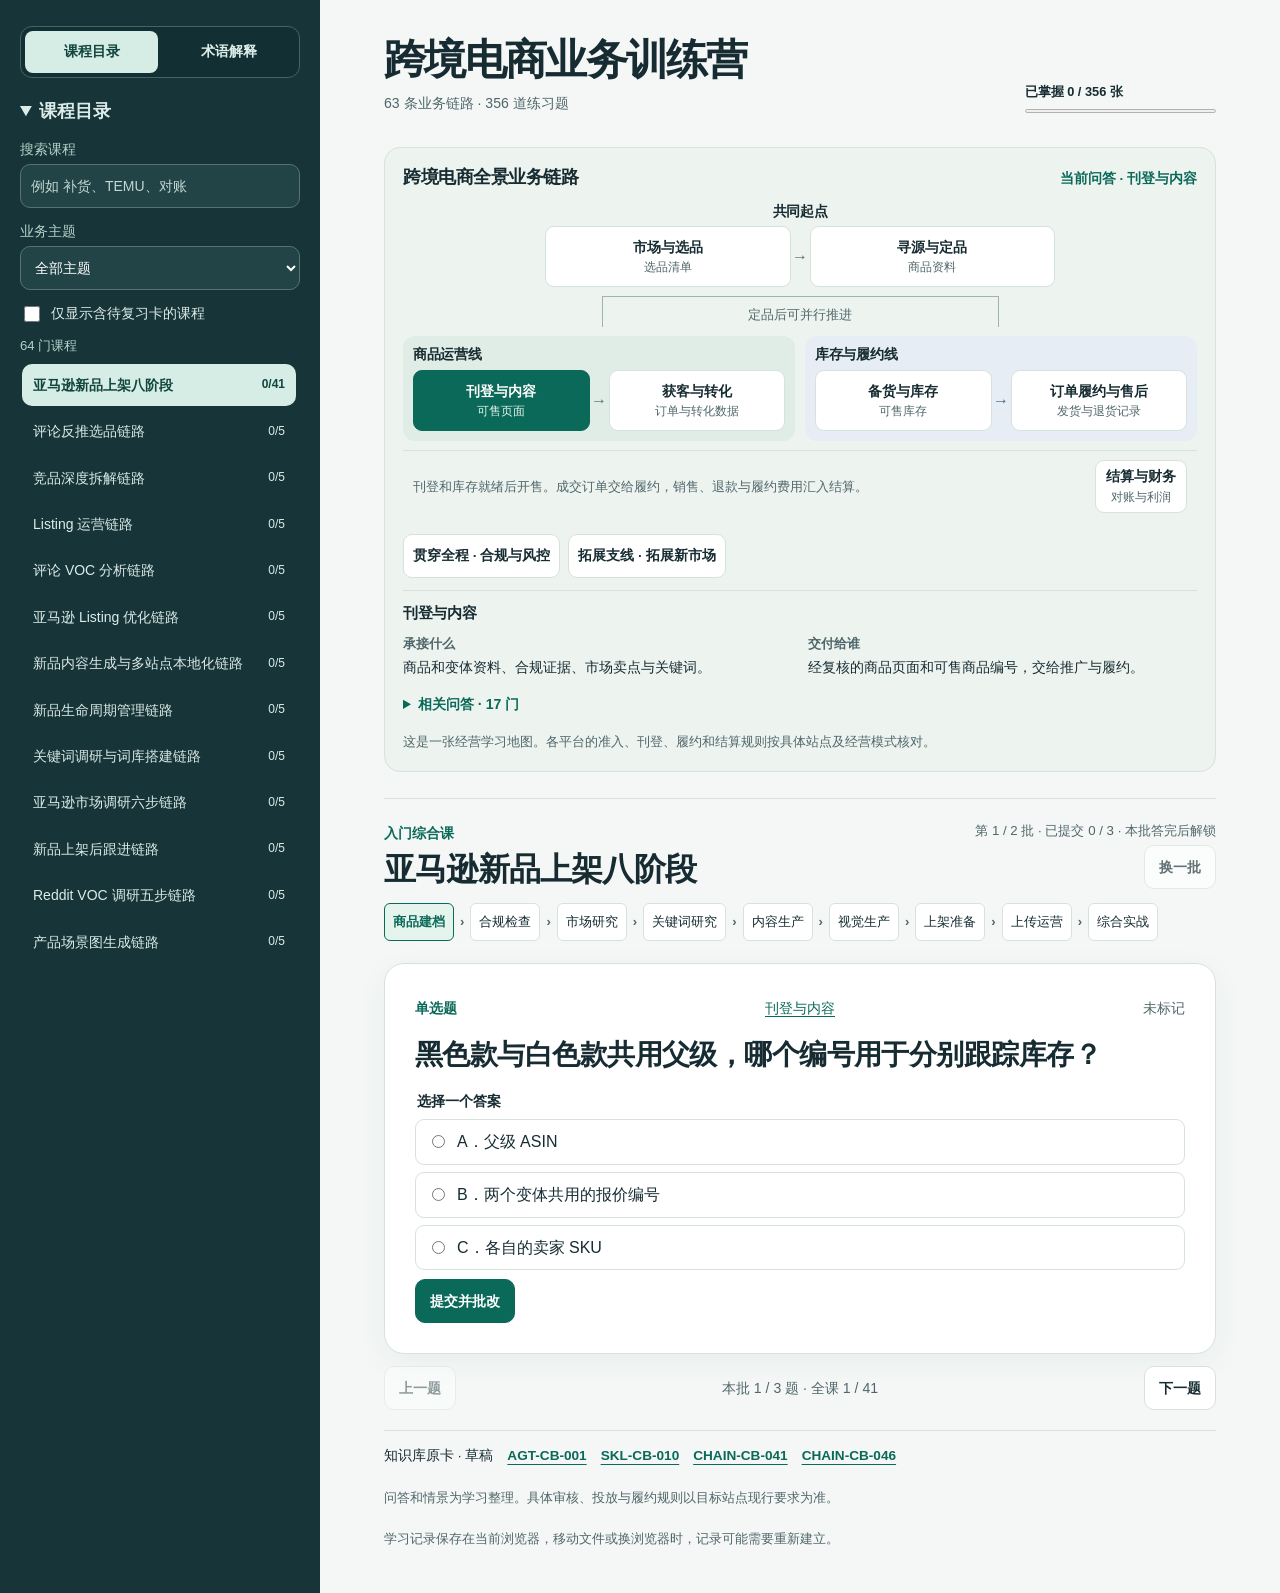
<file: 跨境电商业务训练营.html>
<!doctype html>
<html lang="zh-CN">
<head>
<meta charset="utf-8">
<meta name="viewport" content="width=device-width,initial-scale=1">
<title>跨境电商业务训练营</title>
<style>
:root{color-scheme:light;--ink:#172c32;--muted:#50666a;--paper:#f4f7f5;--card:#fff;--line:#d7e2dd;--teal:#0b6959;--tint:#e5f4ed;--amber:#825006;--warm:#fff3d8;--rail:#173438;--rail-text:#dcece8;--rail-muted:#b6d0c9;--radius:20px}
*{box-sizing:border-box}
body{margin:0;background:var(--paper);color:var(--ink);font:16px/1.6 "Segoe UI","PingFang SC","Microsoft YaHei",sans-serif}
button,input,select{font:inherit}
button,a,input,select,summary{-webkit-tap-highlight-color:transparent}
button,summary,select{cursor:pointer}
a{color:var(--teal);text-underline-offset:4px}
:focus-visible{outline:3px solid #0ba387;outline-offset:3px}
[hidden]{display:none!important}
.shell{display:grid;grid-template-columns:320px minmax(0,1fr);min-height:100vh}
.rail{background:var(--rail);color:var(--rail-text);padding:26px 20px;min-width:0}
.rail-inner{position:sticky;top:22px}
.rail-tabs{display:grid;grid-template-columns:repeat(2,minmax(0,1fr));gap:4px;margin-bottom:15px;padding:4px;border:1px solid #456468;border-radius:12px;background:#123033}
.rail-tabs button{min-height:42px;border:0;border-radius:8px;background:transparent;color:var(--rail-text);font-size:.9rem;font-weight:650;padding:5px}
.rail-tabs button[aria-pressed=true]{color:#12463e;background:#d5ede4}
.rail-tabs button:hover:not([aria-pressed=true]){background:#264d4e}
.course-list.term-index{max-height:calc(100vh - 265px)}
.term-index button{min-height:42px}
.term-index small{color:inherit;opacity:.85;font-size:.75rem}
.rail summary{font-weight:680;font-size:1.12rem;padding:4px 0 12px}
.control{display:grid;gap:4px;margin-bottom:12px;font-size:.875rem;color:var(--rail-muted)}
.control input,.control select{width:100%;min-height:44px;border:1px solid #567374;border-radius:10px;padding:8px 10px;background:#224447;color:white}
.control input::placeholder{color:#c2d8d2}
.filter{display:flex;gap:8px;align-items:center;font-size:.875rem}
.filter input{accent-color:#80dcbd;inline-size:16px;block-size:16px}
.result{color:var(--rail-muted);font-size:.82rem;margin:10px 0 4px}
.course-list{display:grid;gap:4px;max-height:calc(100vh - 310px);min-height:142px;overflow:auto;padding:4px 4px 6px 2px;scrollbar-color:#749693 transparent}
.course-list button{display:grid;grid-template-columns:minmax(0,1fr) auto;gap:8px;align-items:center;text-align:left;padding:9px 10px;border:1px solid transparent;border-radius:10px;color:var(--rail-text);background:transparent;min-height:42px;font-size:.875rem}
.course-list button:hover{background:#264d4e}
.course-list button[aria-current=true]{background:#d5ede4;color:#12463e;font-weight:680}
.course-count{font-size:.75rem;white-space:nowrap;font-variant-numeric:tabular-nums}
main{width:min(100%,1090px);margin:0 auto;padding:36px clamp(20px,5vw,70px) 44px;min-width:0}
.top{display:flex;justify-content:space-between;align-items:end;gap:24px;margin-bottom:32px}
h1,h2,h3,p{margin:0}
h1{font-size:clamp(1.65rem,3.45vw,2.65rem);line-height:1.14;letter-spacing:-.04em}
.top p,.subtle{color:var(--muted);font-size:.88rem}
.top p{margin-top:8px}
.meter{width:clamp(135px,23%,210px);flex-shrink:0}
.meter label{display:block;font-size:.8rem;font-weight:650;margin-bottom:4px}
progress{display:block;width:100%;height:8px;accent-color:var(--teal)}
.overview{margin-bottom:26px;padding:18px;border:1px solid var(--line);border-radius:16px;background:#edf3ef;display:grid;gap:12px}
.overview-head{display:flex;justify-content:space-between;align-items:baseline;flex-wrap:wrap;gap:4px 12px}
.overview-head h2{font-size:1.14rem}
.overview-current{font-size:.85rem;color:var(--teal);font-weight:680}
.map-route{display:grid;gap:9px}
.map-phase{display:grid;gap:5px;min-width:0}
.map-phase h3{color:var(--ink);font-size:.90rem;font-weight:650}
.map-start{max-width:510px;width:100%;justify-self:center}
.map-start h3{text-align:center}
.map-lane{display:grid;grid-template-columns:minmax(0,1fr) 19px minmax(0,1fr);align-items:stretch}
.map-arrow{align-self:center;text-align:center;color:#4e746b;font-size:1rem;line-height:1}
.map-fork{position:relative;text-align:center;font-size:.82rem;color:var(--muted);padding:8px 0 2px}
.map-fork::before{content:"";position:absolute;inset:0 25% 0;border-top:1px solid #9bb6ad;border-left:1px solid #9bb6ad;border-right:1px solid #9bb6ad}
.map-fork span{position:relative;background:#edf3ef;padding:0 8px}
.map-branches{display:grid;grid-template-columns:repeat(2,minmax(0,1fr));gap:10px}
.map-branch{padding:9px 10px 10px;border-radius:12px;background:#e0ede7}
.map-branch.supply{background:#e6edf4}
.supply .map-arrow{color:#4a6680}
.map-join{display:grid;grid-template-columns:minmax(0,1fr) auto;gap:8px 12px;align-items:center;padding:9px 10px;border-top:1px solid var(--line)}
.map-join p{color:var(--muted);font-size:.84rem}
.map-join .map-stage{min-height:44px;padding-inline:10px}
.map-stage{min-height:61px;padding:7px 4px;border:1px solid var(--line);border-radius:9px;background:var(--card);color:var(--ink);font-weight:650;font-size:.85rem;line-height:1.3;text-align:center;overflow-wrap:anywhere}
.map-deliverable{display:block;margin-top:4px;color:var(--muted);font-size:.72rem;font-weight:500}
.map-stage:hover{border-color:var(--teal)}
.map-stage[aria-pressed=true]{border-color:var(--teal);background:var(--tint);color:var(--teal);box-shadow:inset 0 0 0 1px var(--teal)}
.map-stage[aria-current=step]{background:var(--teal);border-color:var(--teal);color:white}
.map-stage[aria-current=step] .map-deliverable{color:#e0f4ec}
.map-relationships{display:flex;flex-wrap:wrap;align-items:center;gap:5px 8px;color:var(--muted);font-size:.82rem}
.map-relationships button{min-height:44px;padding:5px 9px}
.map-reference{margin:0;font-size:.84rem;color:var(--muted)}
.map-context{border-top:1px solid var(--line);padding-top:11px;display:grid;gap:10px;min-width:0}
.map-context h3{font-size:.96rem}
.map-io{display:grid;grid-template-columns:repeat(2,minmax(0,1fr));gap:7px 16px;margin:0}
.map-io dt{color:var(--muted);font-size:.82rem;font-weight:650}
.map-io dd{margin:2px 0 0;font-size:.88rem;overflow-wrap:anywhere}
.map-return{font-size:.84rem;color:var(--muted)}
.map-return button{padding:3px 0;background:none;border:0;color:var(--teal);font:inherit;text-decoration:underline;text-underline-offset:3px}
.map-courses summary{color:var(--teal);font-size:.88rem;font-weight:680;padding:4px 0}
.map-course-list{display:grid;grid-template-columns:repeat(2,minmax(0,1fr));gap:5px 8px;margin-top:5px;max-height:220px;overflow:auto;padding:4px}
.map-course-list button{display:flex;justify-content:space-between;gap:6px;text-align:left;font-weight:500;overflow-wrap:anywhere}
.map-course-list button[aria-current=true]{background:var(--tint);border-color:var(--teal);color:var(--teal);font-weight:680}
.map-course-list .course-count{align-self:center;color:var(--muted)}
.course{border-top:1px solid var(--line);padding-top:21px}
.course-head{display:flex;justify-content:space-between;align-items:flex-end;gap:12px 20px;flex-wrap:wrap}
.batch-controls{display:grid;gap:4px;justify-items:end;text-align:right}
.batch-progress{font-size:.83rem;color:var(--muted)}
.batch-controls .btn:disabled{opacity:.65}
.course-meta{font-size:.85rem;color:var(--teal);font-weight:680;margin-bottom:5px}
h2{font-size:clamp(1.45rem,3vw,2rem);line-height:1.23;letter-spacing:-.025em;overflow-wrap:anywhere}
.flow{list-style:none;display:flex;flex-wrap:wrap;gap:6px;margin:14px 0 22px;padding:0;align-items:center}
.flow li{display:flex;align-items:center;gap:6px;color:var(--muted);font-size:.82rem}
.flow span{border:1px solid var(--line);border-radius:6px;background:var(--card);padding:3px 8px;color:var(--ink)}
.flow-button{border:1px solid var(--line);border-radius:6px;background:var(--card);padding:5px 8px;color:var(--ink);min-height:38px}
.flow-button:hover{border-color:var(--teal)}
.flow li[aria-current=step] .flow-button{background:var(--tint);color:var(--teal);border-color:var(--teal);font-weight:650}
.card{border:1px solid var(--line);border-radius:var(--radius);background:var(--card);overflow:hidden;box-shadow:0 8px 30px #1734380d}
.card-intro{padding:clamp(18px,4vw,30px);display:grid;gap:12px}
.card-meta{display:flex;justify-content:space-between;align-items:center;gap:10px;flex-wrap:wrap;font-size:.85rem;color:var(--muted)}
.card-kind{font-weight:700;color:var(--teal)}
.card-location{border:0;padding:4px 0;background:none;color:var(--teal);font:inherit;text-decoration:underline;text-underline-offset:3px}
.card-kind.practice{color:var(--amber)}
h3{font-size:clamp(1.24rem,2.6vw,1.75rem);line-height:1.38;letter-spacing:-.02em}
.btn{border:1px solid var(--line);border-radius:10px;background:var(--card);color:var(--ink);padding:8px 14px;min-height:44px;font-weight:650;font-size:.88rem}
.btn:hover{border-color:var(--teal);background:var(--tint)}
.btn:disabled{opacity:.46;cursor:default}
.primary{background:var(--teal);color:white;border-color:var(--teal)}
.primary:hover{background:#095746}
.quiz-form,.quiz-field{display:grid;gap:9px}
.quiz-form{margin-top:4px}
.quiz-form .primary{justify-self:start}
.quiz-field label,.quiz-choices legend{font-size:.9rem;font-weight:650}
.quiz-field textarea{resize:vertical;padding:11px 12px;border:1px solid #aabdb5;border-radius:10px;min-height:104px;width:100%;color:var(--ink);background:var(--card);font:inherit}
.quiz-choices{display:grid;gap:7px;min-width:0;margin:0;padding:0;border:0}
.quiz-choices legend{margin-bottom:6px}
.quiz-option{display:flex;gap:9px;align-items:flex-start;padding:9px 11px;border:1px solid var(--line);border-radius:9px;cursor:pointer}
.quiz-option:has(input:checked){background:var(--tint);border-color:var(--teal)}
.quiz-option input{margin-top:6px;accent-color:var(--teal);flex:none}
.quiz-error{color:var(--amber);font-size:.87rem;font-weight:650}
.grade-title{margin:0;font-size:1.1rem;color:var(--teal)}
.grade-title[data-grade=review]{color:var(--amber)}
.grade-points{display:grid;gap:3px;margin:0;padding-left:1.2em;font-size:.9rem}
.grade-points li[data-hit=false]{color:var(--amber)}
.submitted{background:var(--card);border-radius:9px;padding:8px 11px;overflow-wrap:anywhere}
.answer{padding:20px clamp(18px,4vw,30px);background:var(--tint);border-top:1px solid var(--line);display:grid;gap:10px}
.answer-label{color:var(--teal);font-size:.85rem;font-weight:700}
.answer p{white-space:pre-line}
.actions,.nav,.sources{display:flex;flex-wrap:wrap;gap:8px;align-items:center}
.actions .btn[aria-pressed=true]{background:var(--teal);color:white;border-color:var(--teal)}
.actions .review[aria-pressed=true]{background:var(--warm);color:var(--amber);border-color:#e1c580}
.nav{margin:12px 0 20px;justify-content:space-between}
.nav .subtle{margin-inline:auto}
.sources{border-top:1px solid var(--line);padding-top:14px;font-size:.85rem;gap:8px 14px}
.sources a{font-weight:650}
.footer{margin-top:20px;color:var(--muted);font-size:.82rem}
.glossary-intro{margin-bottom:20px}
.glossary-intro p{color:var(--muted);margin-top:7px}
.glossary-common,.term-related{display:flex;gap:8px;flex-wrap:wrap;align-items:center}
.glossary-common{margin-bottom:17px}
.glossary-common .btn,.term-related .btn{min-height:38px;padding:5px 10px}
.glossary-common .btn[aria-pressed=true]{border-color:var(--teal);background:var(--tint);color:var(--teal)}
.term-card{display:grid;gap:13px;padding:clamp(17px,4.2vw,33px);overflow-wrap:anywhere}
.term-category{color:var(--teal);font-size:.85rem;font-weight:700}
.term-card h2{font-size:clamp(1.65rem,3.7vw,2.45rem)}
.term-aliases{color:var(--muted);font-size:.87rem}
.term-definition{font-size:clamp(1rem,2.5vw,1.18rem)}
.term-example{background:var(--tint);border-left:3px solid var(--teal);border-radius:0 10px 10px 0;padding:12px 14px}
.term-example h3{font-size:.88rem;color:var(--teal);margin-bottom:4px}
.term-sources{display:flex;flex-wrap:wrap;gap:6px 12px;border-top:1px solid var(--line);padding-top:10px;font-size:.84rem;color:var(--muted)}
.term-related{padding-top:6px}
.term-no-results{padding:20px;color:var(--muted)}
@media(max-width:640px){.course-list.term-index{max-height:28vh;min-height:0}}
@media(max-width:830px){.shell{grid-template-columns:250px minmax(0,1fr)}.rail{padding:22px 15px}.top{align-items:start;flex-direction:column;gap:14px;margin-bottom:22px}.meter{width:100%;max-width:260px}}
@media(max-width:640px){.shell{display:flex;flex-direction:column}.rail{padding:10px 16px}.rail summary{padding:6px 0}.rail-inner{position:static}.course-list{max-height:35vh;min-height:0}main{padding:19px 15px 32px}.nav .subtle{order:-1;flex-basis:100%;text-align:center}.answer{padding-block:16px}}
@media(max-width:820px){.map-branches{grid-template-columns:1fr}.map-fork::before{inset-inline:50%;border-right:0}.map-fork{padding-top:5px}}
@media(max-width:430px){.map-join{grid-template-columns:1fr;padding-inline:0}.map-join .map-stage{width:100%}}
@media(max-width:430px){.overview{padding:12px}.map-io,.map-course-list{grid-template-columns:1fr}.map-stage{font-size:.82rem}.map-return button{min-height:44px}}
@media print{.shell{display:block}.rail,.overview,.nav,.actions,.quiz-form,.meter{display:none}main{padding:0}}
</style>
</head>
<body>
<div class="shell">
  <aside class="rail">
    <div class="rail-inner">
    <nav class="rail-tabs" aria-label="训练营栏目">
      <button type="button" id="training-tab" aria-pressed="true" aria-controls="training-view">课程目录</button>
      <button type="button" id="terms-tab" aria-pressed="false" aria-controls="terms-view">术语解释</button>
    </nav>
    <details id="directory" open>
      <summary>课程目录</summary>
      <label class="control">搜索课程<input id="search" type="search" placeholder="例如 补货、TEMU、对账" autocomplete="off"></label>
      <label class="control">业务主题<select id="theme"><option value="">全部主题</option></select></label>
      <label class="filter"><input id="review-only" type="checkbox">仅显示含待复习卡的课程</label>
      <p class="result" id="results" role="status"></p>
      <nav id="course-list" class="course-list" aria-label="选择课程"></nav>
    </details>
    <div id="terms-sidebar" hidden>
      <label class="control">搜索术语<input id="term-search" type="search" placeholder="例如 SKU、拒付、到岸成本" autocomplete="off"></label>
      <label class="control">业务分类<select id="term-category-filter"><option value="">全部分类</option></select></label>
      <p class="result" id="term-results" role="status"></p>
      <nav class="course-list term-index" id="term-list" aria-label="选择术语"></nav>
    </div>
    </div>
  </aside>
  <main>
    <noscript>请在允许 JavaScript 的浏览器中打开，以使用课程、问答和进度记录。</noscript>
    <div id="training-view">
    <header class="top">
      <div><h1>跨境电商业务训练营</h1><p id="catalog-summary"></p></div>
      <div class="meter"><label for="progress" id="progress-label">已掌握</label><progress id="progress"></progress></div>
    </header>
    <section class="overview" aria-labelledby="map-title">
      <div class="overview-head">
        <h2 id="map-title">跨境电商全景业务链路</h2>
        <span class="overview-current" id="map-current" aria-live="polite"></span>
      </div>
      <div class="map-route" role="group" aria-label="从商品决策分流到运营和供应链，再进入结算">
        <section class="map-phase map-start" aria-labelledby="map-prepare-title">
          <h3 id="map-prepare-title">共同起点</h3>
          <div class="map-lane" id="map-prepare"></div>
        </section>
        <p class="map-fork"><span>定品后可并行推进</span></p>
        <div class="map-branches">
          <section class="map-phase map-branch" aria-labelledby="map-operate-title">
            <h3 id="map-operate-title">商品运营线</h3>
            <div class="map-lane" id="map-operate"></div>
          </section>
          <section class="map-phase map-branch supply" aria-labelledby="map-supply-title">
            <h3 id="map-supply-title">库存与履约线</h3>
            <div class="map-lane" id="map-supply"></div>
          </section>
        </div>
        <div class="map-join">
          <p>刊登和库存就绪后开售。成交订单交给履约，销售、退款与履约费用汇入结算。</p>
          <div id="map-settle"></div>
        </div>
      </div>
      <div class="map-relationships" id="map-relationships" aria-label="其他业务支线"></div>
      <div class="map-context" id="map-context">
        <h3 id="map-stage-title"></h3>
        <dl class="map-io">
          <div><dt>承接什么</dt><dd id="map-input"></dd></div>
          <div><dt>交付给谁</dt><dd id="map-output"></dd></div>
        </dl>
        <p class="map-return" id="map-return"></p>
        <details class="map-courses" id="map-courses">
          <summary id="map-courses-label">相关问答课程</summary>
          <div class="map-course-list" id="map-course-list" aria-label="选中环节的课程"></div>
        </details>
      </div>
      <p class="map-reference">这是一张经营学习地图。各平台的准入、刊登、履约和结算规则按具体站点及经营模式核对。</p>
    </section>
    <section class="course" aria-labelledby="course-title">
      <div class="course-head">
        <div><p class="course-meta" id="course-meta"></p><h2 id="course-title"></h2></div>
        <div class="batch-controls">
          <p class="batch-progress" id="batch-progress" aria-live="polite"></p>
          <button type="button" class="btn" id="next-batch" aria-describedby="batch-progress">换一批</button>
        </div>
      </div>
      <ol class="flow" id="flow" aria-label="业务步骤"></ol>
      <article class="card" aria-labelledby="question">
        <div class="card-intro">
          <div class="card-meta"><span class="card-kind" id="card-kind"></span><button type="button" class="card-location" id="card-location" aria-controls="map-context"></button><span id="card-status"></span></div>
          <h3 id="question" aria-live="polite"></h3>
          <form class="quiz-form" id="quiz-form" novalidate>
            <fieldset class="quiz-choices" id="quiz-choices" hidden>
              <legend>选择一个答案</legend>
              <div class="quiz-choices" id="quiz-options"></div>
            </fieldset>
            <div class="quiz-field" id="quiz-text" hidden>
              <label for="answer-input">你的答案</label>
              <textarea id="answer-input" rows="3" maxlength="1800" aria-describedby="quiz-help" placeholder="写下你的判断、依据或下一步动作"></textarea>
              <p class="subtle" id="quiz-help">简答按业务要点初评，提交后可对照参考答案。</p>
            </div>
            <p class="quiz-error" id="quiz-error" role="alert" hidden></p>
            <button type="submit" class="btn primary" aria-controls="answer">提交并批改</button>
          </form>
        </div>
        <section class="answer" id="answer" hidden>
          <h4 class="grade-title" id="grade-title" tabindex="-1"></h4>
          <p class="submitted" id="submitted"></p>
          <ul class="grade-points" id="grade-points" hidden></ul>
          <div class="answer-label" id="answer-label">参考答案</div>
          <p id="answer-text"></p>
          <div class="actions">
            <button type="button" class="btn" id="retry">重新作答</button>
            <button type="button" class="btn review" id="mark-review" aria-pressed="false">待复习</button>
            <button type="button" class="btn" id="mark-known" aria-pressed="false">已掌握</button>
          </div>
        </section>
      </article>
      <div class="nav" aria-label="卡片翻页">
        <button type="button" class="btn" id="previous">上一张</button>
        <span class="subtle" id="position" aria-live="polite"></span>
        <button type="button" class="btn" id="next">下一张</button>
      </div>
      <div class="sources" id="sources" aria-label="知识库原卡"></div>
      <p class="footer">问答和情景为学习整理。具体审核、投放与履约规则以目标站点现行要求为准。</p>
      <p class="footer" id="storage-note">学习记录保存在当前浏览器，移动文件或换浏览器时，记录可能需要重新建立。</p>
    </section>
    </div>
    <section id="terms-view" aria-labelledby="glossary-title" hidden>
      <header class="glossary-intro">
        <h1 id="glossary-title" tabindex="-1">跨境电商术语解释</h1>
        <p id="glossary-summary"></p>
      </header>
      <nav class="glossary-common" id="term-common" aria-label="常用术语"></nav>
      <p class="term-no-results" id="term-empty" hidden>没有匹配的术语。试试英文缩写、中文名，或切回全部分类。</p>
      <article class="card term-card" id="term-card" aria-labelledby="term-title">
        <p class="term-category" id="term-topic"></p>
        <h2 id="term-title" tabindex="-1" aria-live="polite"></h2>
        <p class="term-aliases" id="term-aliases"></p>
        <p class="term-definition" id="term-definition"></p>
        <section class="term-example" aria-labelledby="term-example-label">
          <h3 id="term-example-label">放到业务里</h3>
          <p id="term-example"></p>
        </section>
        <nav class="term-related" id="term-related" aria-label="相关术语" hidden></nav>
        <div class="term-sources" id="term-sources"></div>
      </article>
      <p class="footer">平台收费、申报期限、准入和接口细节随站点与时间变化，实际操作以当前规则为准。</p>
    </section>
  </main>
</div>

<!-- 每行一课：编号 | 名称 | 业务步骤（用 → 分隔） | 问题 | 答案 ...；最后一题为情景练习。 -->
<script type="text/plain" id="term-data">
001|平台与经营|亚马逊|Amazon,Amazon Marketplace|面向不同国家或地区的电商平台。卖家通过各站点刊登商品、接单，按所选方式配送。|美国站已经有页面，开德国站时还要核对当地商品要求和文案。
002|平台与经营|独立站|DTC站点,自建商城,Shopify|商家自己运营的购物网站，可以用 Shopify 等工具搭建，自己负责引流、收款和售后。|用 Google Ads 引来访客，让他们在你的站点直接下单。
003|平台与经营|Temu|拼多多跨境|跨境电商平台，卖家的报价、发货、售后责任会随着托管模式变化。|同一 SKU 走全托管和半托管，运营要先确认真实出货和收入的口径。
004|平台与经营|全平台|多平台,全渠道|运营语境中的统计范围，指当前业务纳入的多个平台。具体覆盖哪些平台由报表或任务说明决定。|报表写“全平台销量”时，先确认是否也包含独立站。
005|平台与经营|Ozon|Ozon Marketplace|以俄罗斯市场为主的在线零售与卖家平台。|把商品发布到 Ozon 前，先核对对应类目属性、当地语言和可用发货路线。
006|平台与经营|1688|阿里巴巴1688|面向国内采购的批发平台，常用于找源头工厂、看样和比较批量报价。|把三家的颜色、MOQ、含税和运输条款对齐，再比较。
007|平台与经营|Home Depot|The Home Depot,家得宝|以家装、建材和家居工具为主的北美零售商与销售渠道。|做浴室收纳调研时，可用它的商品页面了解尺寸、材料和价格带。
008|平台与经营|YouTube|YouTube Shorts|视频平台，跨境运营会用它展示用法、做测评或吸引访客。|发布一段安装教程，让买家看到工具、耗时和适用场景。
009|平台与经营|Shopee|虾皮|覆盖东南亚等市场的电商平台，各地站点的语言、售价和配送选项可能不同。|同时卖到马来西亚和泰国时，分别确认货币、标题与配送承诺。
010|平台与经营|沃尔玛|Walmart,Walmart Marketplace|零售商和第三方卖家平台。零售供货与第三方店铺的业务角色不同。|做 Walmart Marketplace 时，按卖家平台规则核对刊登和履约。
011|平台与经营|TikTok|TikTok Shop,短视频电商|TikTok 是内容平台。开通相应市场的 TikTok Shop 后，可用短视频或直播带动购买。|主播展示商品效果，观众通过视频里的购物入口下单。
012|商品与内容|商品|Product,Item|卖家要展示和销售的东西。一个商品可以有多个可独立销售的规格。|同一款理线夹有黑白两色，商品款式相同，库存按两个 SKU 管。
013|商品与内容|评论|Review,商品评价|买家对商品本身的体验反馈。店铺反馈主要反映卖家的服务体验。|“线夹太窄”是商品问题，“包裹晚到”可进一步查配送服务。
014+091|商品与内容|A+ 内容|A+,A+页面,Enhanced Brand Content|有相应资格的亚马逊卖家可在详情页增加的图文展示模块，适合解释功能和使用方法。|把安装步骤和实测对比做成图文模块，帮助买家理解如何使用。
015|商品与内容|主图|Main Image,首图|买家在搜索结果或商品页面先看到的商品图，通常要符合目标平台的专门规范。|先让买家看清这是一包 6 个线夹，再用副图展示使用场景。
016|商品与内容|竞品|Competitor,竞争商品|买家可能拿来做同场比较的其他商品，判断时看用途、人群、规格和价格。|比理线夹价格时优先选同站点、同用途和相近件数的商品。
017|商品与内容|视频|Video,商品视频|用连续画面说明商品如何使用、大小如何或效果怎样的内容素材。|拍实际桌面安装过程，让买家看到线夹适合的线径。
018|库存与履约|物流单|运单,Waybill,Shipping Label|承运和追踪一票货的物流凭证，通常有运单号、收发货信息等。|仓库交运后，把运单号关联到实际包裹和订单。
019|库存与履约|FBA 货件|FBA Shipment,Amazon 入库货件|卖家送到亚马逊仓的一批货，关联入库计划、装箱、标签和收货记录。|计划发 100 件，平台只收 95 件，就用货件编号查接收差异。
020|商品与内容|Listing|刊登,商品详情页,Product Detail Page|平台上买家看商品和下单的一页，通常包括标题、图片、卖点、属性等。|上传成功后打开 Listing，核对每个颜色和购买入口。
021|广告与增长|广告报表|Ad Report,Advertising Report|记录广告曝光、点击、花费和归因转化的表。下载时要选好站点、时间和粒度。|从搜索词报表找出花了钱但与商品不相关的查询。
022|库存与履约|订单|Order,销售订单|买家购买后生成的一笔交易任务，通常有商品、数量、金额和履约状态。|后台有订单但支付未确认时，按平台规则判断何时发货。
023|库存与履约|库存|Inventory,Stock|商品数量的记录。仓内实际数量、在途和可售数量代表不同状态。|100 件在仓但只有 80 件可售，备货时用 80 件估算还能卖几天。
024|结算与财务|账单|Statement,交易账单|一定期间内收入、退款、扣费、转账等项目的汇总或明细。|平台净结算 990 元，再对照银行流水确认这一笔到账。
025|结算与财务|银行流水|Bank Statement,资金流水|银行账户的逐笔进出账记录，用来核实际到账和付款。|平台显示已打款时，用流水的金额、时间或追踪号匹配。
026|结算与财务|发票|Invoice,商业发票|记录交易、商品和金额的凭证。税务发票与报关商业发票要按用途区分。|对供应商付款前，把发票金额与采购和实收资料核对。
027|结算与财务|利润|Profit,毛利,净利|收入扣除按约定口径计入的成本和费用后的余额。毛利和净利扣除范围不同。|售价 20，采购物流和平台等相关成本共 15，当前口径下剩 5。
028|商品与内容|字幕|Captions,Subtitles|视频里随时间出现的文字，用来还原口播或补充说明。|将三步安装流程做成英文字幕，并检查出现时点与画面同步。
029|采购与供应|供应商|Supplier,Vendor|给商家提供商品、原材料或生产服务的合作方。|两家单价接近时，还要比质量、交期和补货能力。
030|广告与增长|关键词|Keyword,词库|运营用来描述商品、组织内容或设置广告目标的词。|把 cable clips 作为投放词，再查看买家实际搜了什么。
031|采购与供应|报价单|Quotation,Quote|供应商给出的价格和交易条件表，通常包括规格、起订量、交期和有效期。|一家报不含运费，另一家报到仓价，先换成同口径再比。
032|商品与内容|SKU|Stock Keeping Unit,卖家商品编码,库存单位,Merchant SKU|卖家用来管理库存、报价和发货的商品规格编码。|同一款理线夹有黑白两色，每种颜色单独建一个 SKU。
033|广告与增长|搜索词|Search Query,买家查询,Customer Search Term|买家真实输入的查询，可以与商家预设的广告关键词不同。|你投放 cable clips，买家搜的是 cable clips for desk。
034|商品与内容|QA（商品问答）|Q&A,Product Questions,顾客问答,Quality Assurance|本库评论分析场景里是商品问答。其他团队说 QA 时，也可能指 Quality Assurance，也就是质量保证。|买家问“能夹 8 mm 的线吗”属于商品问答，视频上线前做 QA 是检查质量。
035|合规与售后|客服会话|Customer Conversation,Ticket,工单|围绕一次买家诉求的沟通记录，可以来自站内信、邮件或聊天。|买家问包裹没收到，客服保留订单号、证据和处理进度。
036|商品与内容|ASIN|Amazon Standard Identification Number,亚马逊标准商品编号|亚马逊目录中的商品标识。多个卖家的报价可以对应同一目录商品。|平台已有完全一样的型号时，先核对能否在现有 ASIN 下添加报价。
037|商品与内容|新品 ASIN|New ASIN|团队正在筹备上架或刚开始经营的商品在亚马逊目录中的编号。|首次开售后按新品 ASIN 核验页面、库存和广告状态。
038|商品与内容|竞品 ASIN|Competitor ASIN|亚马逊上作为竞品研究对象的商品编号，用来快速找到同一个页面。|在调研表填竞品 ASIN、规格与快照日期。
039|广告与增长|广告活动|Campaign|投放管理的一层，通常管理目标、预算和下属广告组。|给新品建一个自动探索活动，设置单日预算。
040|广告与增长|广告组|Ad Group|广告活动下的一组投放对象或广告，用来组织相近的商品和定向。|同一活动里给两类产品各建一个广告组。
041|广告与增长|Targeting|广告定向,投放目标,Target|告诉平台把广告展示给哪些搜索、商品位置或符合条件的受众。|用一组相关商品 ASIN 做商品定向，测试哪些流量会成交。
042|平台与经营|店铺|Store,Shop|卖家在平台上的经营账号或店铺单元，用来管理商品、订单和数据权限。|两家店铺卖同一商品，分析时把账号和结算记录分开。
043|平台与经营|站点|Marketplace,国家站,市场站点|平台面向不同市场的运营单元，常有自己的货币、类目和当地规则。|亚马逊美国站的售价和加拿大站的售价分别管理。
044|广告与增长|捡漏广告活动|低价试投,低出价探索|运营团队的常用叫法，指用相对低的出价尝试获得成本合适的流量。|为相关长尾词设低价试投，评估量级与转化后再决定放大。
045|商品与内容|新品|New Product,新款|团队新推出或正在引入的新商品，内部认定时间按各团队约定。|理线夹首批库存到仓前，用新品任务表跟踪建档和上线。
046|商品与内容|A+ 图片|A+ Image,增强内容图片|放进 A+ 模块的图像素材，需配合版式和商品事实。|用实物尺寸图配合说明文字回答能装在哪里。
047|商品与内容|A+ 文案|A+ Copy,增强内容文案|A+ 图文模块里的说明文字，通常阐明卖点和使用场景。|分段写材料、使用方式与适用边界，并与实测结果对应。
048|商品与内容|多站点内容|Marketplace Localization,多站点本地化|同一商品为不同市场准备的页面版本，包括词语、单位和合规说明。|德国站图片和文案都用一致的当地单位，且数值来自同一实测。
049|数据与系统|Listing 任务|刊登任务,上架任务|一次商品创建、修改或本地化的工作记录，含 SKU、站点、负责人和发布结果。|白色款部分失败，用任务记录回链并定向重传。
050|数据与系统|飞书任务表|飞书多维表任务,任务台账|用飞书表格记录任务、负责人与状态的一种协作方式。|把每个 SKU 的素材、合规和上架分别设为待办并回写结果。
051|商品与内容|产品信息|产品属性,商品主数据,Product Information|描述商品事实的资料，比如材料、规格、型号、适配对象和包装数量。|核实一包 6 件后，标题、图片和后台数量都采用同一值。
052|商品与内容|新品图片|New Product Images,新品素材|为新商品准备的整体图片包，可分主图、尺寸图、使用图等。|同个素材包按 SKU 与站点版本命名，上传时不会用错。
053|商品与内容|Amazon 前台主图|Amazon Main Image,亚马逊买家侧主图|买家实际在页面或搜索结果看到的第一张商品图。|后台显示图片处理成功后，再到买家页面确认黑白两款主图正确。
054|商品与内容|多站点图片|Marketplace Images,各站素材|按目标市场分别验收的图片资产，即使共用实物底图也可有不同文本和单位。|共用理线夹实拍，分别制作英文英寸版和德文厘米版。
055|商品与内容|德语图|German Creative,DE 素材|为德语用户准备的图片版本，可应用于符合场景的德语市场页面。|把包装数量说明用德语表达，再核对单位和文案。
056|商品与内容|法语图|French Creative,FR 素材|面向法语用户的图片版本，文案与计量单位要贴合该站点。|法国站验收时同时检查法语副图和页面属性里的尺寸。
057|商品与内容|意大利语图|Italian Creative,IT 素材|为意大利语展示准备的图片素材，文字要与实际商品和本地版本一致。|图上安装提示用意大利语，并保留原始实拍供审核。
058|商品与内容|西班牙语图|Spanish Creative,ES 素材|面向西班牙语用户的图片，各市场用词或说明可能不同。|同一张尺寸图的西语标注按目标站点复核。
059|商品与内容|产品图片|Product Images,商品图|展示实物外观、细节、尺寸、包装或真实使用方式的可视资料。|若场景图用了道具，要让买家知道道具是否随货。
060|商品与内容|多语言图片|Multilingual Images,多语种素材|同一类图片制作多个语言版本，也可能包含不同的单位和本地表达。|同张安装图保留一个底稿，分别输出英语和法语版。
061|商品与内容|多站点 A+|Localised A+,多市场A+内容|按国家站点维护的 A+ 内容，资格、审核与模块设置按当地要求核对。|美国站 A+ 通过不代表德国站自动发布，另做适配和验收。
062|商品与内容|德国站 A+ 草稿|DE A+ Draft|为亚马逊德国站准备、尚未完成审核与发布的 A+ 页面内容。|保存德语图片和文案，核商品事实后提交德国站审核。
063|商品与内容|新品资料|New Product Pack,上架资料包|新品从采购交到运营和仓库的一整套资料，包括商品、合规、图片和规格。|资料包缺装箱尺寸时，物流报价和刊登准备都要补证。
064|库存与履约|FNSKU|Fulfillment Network Stock Keeping Unit,亚马逊物流库存编号|亚马逊 FBA 系统中的库存识别编号，在采用相应标识方式时印在商品标签上。|发货前按实际货件要求核 FNSKU 与卖家 SKU 是否对上。
065+107|合规与售后|GPSR|General Product Safety Regulation,欧盟通用产品安全法规|欧盟的通用产品安全规则，跨境卖家要根据商品和销售方式核对安全信息、标识和责任主体等要求。|上欧盟站前，逐类目确认页面需展示哪些制造商或责任人信息。
066|库存与履约|货件|Shipment,批次货物|按同一运输或入仓计划处理的一批实物货，具体平台可能有专门编号。|一个货件含十箱，可能关联多个运单并分批签收。
067|库存与履约|物流轨迹|Tracking Events,运踪|包裹从揽收、转运到妥投的时间和状态记录。|买家说未收到时，查看最后一次扫描和签收证据。
068|合规与售后|GPSR 图片|商品安全图片,合规标识图片|平台可能要求上传的产品、包装或标签图片，用于证明对应安全信息。|实际包装有警示标识时，提交可清楚辨认的照片。
069|平台与经营|运营负责人|运营 Owner,业务负责人|对特定店铺、SKU 或任务的进度和结果负责的人。|刊登异常先分配到对应站点的运营负责人，再记录复验。
070|商品与内容|美工任务|设计任务,创意制作任务|把图片、排版或视频要求交给设计师的具体工作单。|写清尺寸图要解决的问题、实测数据、目标站点和截止时间。
071|库存与履约|测试发货记录|Trial Shipment,试发记录|用小批货验证打标、交运、入仓或签收时留下的记录。|首发 10 件，记录出库与收货差异，确认稳定再放量。
072|平台与经营|站点价格|Marketplace Price,本地售价|某个市场下该商品的售价或报价，通常与当地币种、税和活动设置相关。|美国站 19.99 美元和英国站 19.99 英镑是两条价格记录。
073|数据与系统|飞书公式|多维表格公式,Formula Field|用输入字段自动算出结果的公式，比如汇总金额或判断缺资料。|用库存量除以日销得到覆盖天数，日销为零时标记待核算。
074|库存与履约|箱单|Packing List,装箱单|列出每箱装了哪些 SKU、数量、重量或体积的单据。|实际少收两件时，把箱单、发货单和签收结果放在一起核。
075|库存与履约|发货单|Dispatch Note,送货单|仓库按它拣货和交接，通常记录应发或实发的货、数量和收货方。|发货当天在单上记录两箱实发和承运商接收信息。
076|库存与履约|仓库发货|Warehouse Dispatch,仓库出货|仓库把已拣选、核验和打包的货交给承运方的动作。|打印面单后，还要核实包裹真的交运再确认发货。
077|库存与履约|发货记录|Dispatch Record,发运台账|留存何时发、发给谁、发哪些货和使用哪个运输编号的数据。|批发货部分失败时，用发货记录定位仍在库的订单。
078+101|库存与履约|头程物流|头程,First Mile,入仓前运输|跨境卖家把货从原产地运到目标市场仓库或入仓节点的那一段，可能含报关、清关和派送入仓。|从中国工厂运到美国 FBA 仓，通常算在备货头程成本里。
079|库存与履约|发货时间|Ship Date,交运时间|货物发出的时间点。建单、打面单和承运商揽收可能有不同时间。|要算真实发货时效，先定义使用仓库出库还是交运扫描。
080|库存与履约|物流表|物流台账,Shipping Tracker|把货件、运单、承运商、轨迹和费用整理到一起的表。|按批次更新预计到仓与签收，为补货和财务提供依据。
081|库存与履约|追踪编号|Tracking Number,运单号,追踪号|承运商用于查某个包裹或运输任务的编号。|一个订单拆两包时记录两个追踪号，避免误判少发。
082|库存与履约|船司|Shipping Line,Ocean Carrier,海运承运人|负责经营海运船舶或航线的承运公司。货代可帮卖家向船司安排舱位。|海运延期时，通过货代核对船司的实际开船和到港信息。
083|库存与履约|预计到港|ETA,Estimated Time of Arrival|预计抵达指定港口的时间，随航线和实际运输变化。到港后还有清关、转运或入仓。|预计 10 日到港，运营不要把 10 日直接当作可售日期。
084|库存与履约|物流费用|Shipping Cost,Freight Cost,运费|把货从一地点运到另一地点的费用，报价可能只含部分运输或附加项目。|比较货代的海运价时，把燃油、清关和到仓派送算在一致口径。
085|库存与履约|物流进度|Shipment Status,运输进度|在当前时点，货处在待揽收、运输、入仓或妥投等哪一阶段。|轨迹表记录全部事件，进度栏只显示今天最后确认的状态。
086|库存与履约|FBA|Fulfillment by Amazon,亚马逊物流|卖家把货备入亚马逊物流网络，由其按计划仓储、拣货和配送。|卖家先安排货件入仓，之后通过可售库存确认何时能开售。
087|库存与履约|FBM|Fulfilled by Merchant,卖家自配送,自发货|卖家负责用自有仓或合作仓发货，并自行保障配送承诺。|发货前确认本地仓库存、订单截止时间和实际承运线路。
088|数据与系统|ERP|Enterprise Resource Planning,企业资源计划,电商ERP|把商品、订单、库存、采购、物流和财务数据连起来的管理系统。|用同一 SKU 把渠道订单关联到仓库扣库存，再追踪结算。
089|广告与增长|BSR|Best Sellers Rank,畅销商品排名|亚马逊商品在特定类目里的畅销排序，随类目和时点变化。|记录同类别的排名快照用来比较，不把排名直接当实测销量。
090|广告与增长|ABA|Amazon Brand Analytics,亚马逊品牌分析,Brand Analytics|符合条件的品牌卖家用来理解搜索与购买行为的一组亚马逊报表。|纳入搜索查询表现，区分有曝光没点击和有点击没购买。
092|广告与增长|SP、SB、SD|SP/SB/SD,SP,SB,SD,Sponsored Products,Sponsored Brands,Sponsored Display,商品广告,品牌广告,展示广告|亚马逊的常见广告类型缩写，分别侧重推广商品、品牌展示或采用展示类定向。|新品运营选 SP 做商品测试，再按资格和目标看品牌或展示投放。
093|广告与增长|Bulk 报告|Bulk,Bulksheets,Bulk Operations,广告批量表|用于批量读取、创建或调整广告配置的表格。运营要区分用来看数据的字段和要提交修改的字段。|改出价后，逐行查看处理报告并只重试失败行。
094|广告与增长|词根|Keyword Root,核心词根|多个搜索词共有的关键部分，方便按意思做归类。|cable clips for desk 和 small cable clips 都可归入 cable clips。
095|广告与增长|ROAS|Return on Ad Spend,广告支出回报率,广告回报|用广告归因销售额除以广告花费，看每花 1 元广告带回来多少销售额。|花 100 元带来 400 元广告归因销售，ROAS 是 4 倍。
096|广告与增长|ACOS|Advertising Cost of Sales,广告销售成本比,ACoS|用广告花费除以广告归因销售额，看销售额里有多少比例花在了广告上。|花 30 元、广告归因销售 100 元，ACOS 为 30%。
097|广告与增长|MER|Marketing Efficiency Ratio,整体营销效率|常用总营收除以整体营销投入或广告投入，具体看团队所用分母。|全店收入 2000、所用营销支出 400，按当前口径 MER 为 5 倍。
098|采购与供应|MOQ|Minimum Order Quantity,最小起订量,起订量|供应商愿意接受的最小采购数量，也可能按颜色或规格分别计算。|一家要求黑白两色各订 100 件，合计至少 200 件。
099|广告与增长|KOL|Key Opinion Leader,达人,意见领袖|在特定领域能影响受众购买判断的内容创作者或意见领袖。|找做家庭办公测评的达人展示真实用法，并核量和费用。
100|库存与履约|海外仓|Overseas Warehouse,当地仓|设在目标市场或附近的仓库，货提前到当地，出单后能本地发货。|在英国仓放首批货，客户下单后从当地配送。
102|库存与履约|末程|Last Mile,尾程,最后一公里|包裹从本地配送节点到买家手上的最后一段运输。|货到海外仓后，贴本地快递面单运到买家门口。
103|库存与履约|超卖|Overselling,卖超|实际可发的货少于已经承诺给买家的数量，常发生在库存同步延迟时。|只剩 1 件却被两个站点同时卖出，后一个订单会缺货。
104|库存与履约|呆滞库存|Slow-moving Inventory,滞销库存,超龄库存|销售速度很低、长期占用仓储和资金的库存。超龄则强调库存年龄，两者可重叠。|入仓半年还有大量余货，可评估促销、调拨或退出。
105|合规与售后|VAT|Value Added Tax,增值税|许多市场对商品或服务价值征收的增值税。义务取决于卖家主体、订单和销售模式。|做欧盟结算时，先确认平台代收税和商家自申报的交易。
106|合规与售后|HS 编码|HS Code,商品海关编码,海关归类|海关用来归类商品的编码。国际体系基础为六位，许多国家在其后再加本地位数。|物流报价前按商品材料和用途核归类，因为税率可能随之变化。
108|合规与售后|9710 订单|9710,跨境电商B2B直接出口|中国海关监管方式 9710 下的跨境电商企业对企业直接出口业务记录。|境内企业通过跨境平台将货直接卖给境外企业时，核实能否按 9710 申报。
109|数据与系统|BI|Business Intelligence,商业智能,经营看板|把多个来源的数据变成可筛选、可对比的经营指标和图表。|把广告、库存和利润按站点及 SKU 放在一张看板里排异常。
110|数据与系统|多维表格|Bitable,表格数据库|像表格一样操作，又能关联记录、分角色分配和形成不同视图的工具。|把新品、站点和素材分为三张表，通过 SKU 关联。
111|合规与售后|仅退款|Returnless Refund,免退退款|买家获得退款，实物商品按适用规则无需寄回。适用范围由站点或售后政策决定。|低价小件的回寄成本很高时，平台或卖家可能按规则走仅退款。
112|广告与增长|COSMO|Amazon COSMO,常识知识图谱|亚马逊公开研究中的电商常识知识系统，用来描述产品和买家需求之间的联系。|同是线夹，清楚表达“桌下走线”能帮助理解商品使用场景。
113|平台与经营|Rufus AI|Rufus,亚马逊购物助手|亚马逊推出的面向买家的 AI 购物助手，可帮助问商品、比较和找选项，入口会随站点变化。|买家问两款的安装区别时，清晰且准确的页面属性有助于理解。
114|广告与增长|A10 算法|A10,亚马逊搜索排序|卖家圈对亚马逊搜索排序机制的非官方称呼。排序权重没有可依赖的公开 A10 参数表。|做页面优化时看相关性和真实转化数据，用对照检验动作。
115|商品与内容|Search Terms（后台搜索词）|Generic Keywords,后台关键词,后台词|卖家后台用于补充商品检索的字段。字段限制按站点及类目核对。|标题已覆盖核心词，可在允许的字段里补充有用的同义表达。
116|广告与增长|否定词库|Negative Keywords,否定关键词,排除词|广告不希望匹配的一组搜索词，用来减少与商品不相关的点击。|卖理线夹却不断匹配“纸夹”，核实后将相关错意图词加否定。
117|广告与增长|GEO（生成式搜索优化）|Generative Engine Optimization,生成式引擎优化|让 AI 搜索更容易理解和引用准确信息的一类内容优化做法。|商品描述写明实测线径、适配边界和证据，便于搜索理解。
118|结算与财务|Referral Fee（销售佣金）|Referral Fee,亚马逊销售佣金,平台佣金|订单成交时由平台按适用规则收取的销售佣金。类别、站点或价格段可能影响费率。|测单件利润时，把销售佣金和 FBA 配送费分开列。
119|广告与增长|CVR（转化率）|CVR,Conversion Rate,转化率|完成目标动作的次数除以对应基数。基数可以是访问、点击或会话，但比较时要统一。|100 次同口径访问产生 5 笔订单，订单转化率是 5%。
120|广告与增长|VOC（客户之声）|VOC,Voice of Customer,用户声音,客户声音|从评论、退货原因、问答和访谈等渠道整理出的买家真实需求与痛点。|把“尺寸没说清”和“实物确实不适用”分成两类改进动作。
121|广告与增长|GPM（千次观看成交额）|GPM,GMV per Mille,千次观看GMV|一千次观看对应的成交金额，常用于直播和短视频经营分析。|1 万次观看带来 3000 元成交额，按这一口径 GPM 为 300 元。
122|合规与售后|CPSIA（美国儿童产品安全改进法）|CPSIA,Consumer Product Safety Improvement Act|美国关于消费品特别是儿童产品安全的法律之一。具体测试、证明和标识按商品与法规核对。|上美国站儿童产品前，确认适用安全标准、实验室和证明要求。
123|合规与售后|CE 标志|CE认证,CE Marking,欧盟合格评定|部分适用欧盟法规的产品使用的合规标志，证明产品按适用要求完成合格评定。|先判断某类产品是否需要 CE，再确认测试、技术文件和符合性声明。
124|合规与售后|Made in USA 声称标准|美国制造,Made in USA,原产地声称|在美国使用“美国制造”宣传时要满足适用的原产地声称要求，限定式表述与无条件表述有区别。|美国组装但关键零件来自国外，应核证据后选择可支持的表述。
125+151|结算与财务|到岸成本|Landed Cost,到仓综合成本|把货送到约定目的地的总取得成本，可包括采购、运输、保险、关税和相关处理费。先写清费用计到哪。|采购 7、物流及关税等 3，按约定口径每件到仓成本为 10。
126|广告与增长|CRO（转化率优化）|CRO,Conversion Rate Optimization,转化优化|通过找出用户在哪一步放弃并修正体验，提高完成下单等目标的比例。|移动端支付流失大，先核支付失败和运费显示，再测试修改。
127|广告与增长|购物车放弃率|Cart Abandonment Rate,弃购率|加购后没有完成购买的比例，要明确使用同一批会话、用户或购物车作为分母。|100 个加购会话里 30 个下单，按会话口径弃购率 70%。
128|广告与增长|流失客户|Churned Customer,沉默客户|在业务约定的时间内不再购买、续订或活跃的客户。判断标准与商品复购周期有关。|日用品可按长期未复购买分群，耐用品需要不同观察窗口。
129+182|结算与财务|拒付|Chargeback,信用卡拒付,Chargeback Refund|买家通过发卡行对交易提出争议，支付方可能暂扣或退回这笔款。与卖家主动退款是不同过程。|收到未收到货的拒付时，核签收和交易凭证，按支付渠道流程处理。
130|合规与售后|Visa CE 3.0 有力证据|Visa Compelling Evidence 3.0,CE 3.0|Visa 对特定争议采用的一套证据规则，符合资格的历史交易数据可用于举证。|出现欺诈争议时，先由支付服务商核是否符合该规则与数据要求。
131|数据与系统|PayPal-Request-Id 幂等键|PayPal Request ID,Idempotency Key|部分 PayPal 接口可用的请求标识，让同一笔请求重试时能被识别。|扣款请求超时，按接口规则用同一请求标识核实或重试，防止重复扣款。
132|合规与售后|PCI DSS SAQ 分级|PCI DSS,SAQ,支付卡安全自评问卷|支付卡数据安全标准下，商家按实际收款方式和卡数据接触范围选适用自评问卷。|跳转到支付服务商页面和自己收集卡信息，适用的评估范围可能不同。
133|合规与售后|WCAG 2.1 AA|Web Content Accessibility Guidelines,网页无障碍AA|网页无障碍指南的一组成功标准，AA 表示满足该版本 A 和 AA 级要求。|检查键盘能否操作结账，表单是否有标签，文字对比度是否足够。
134|广告与增长|客户生命周期分层|Customer Lifecycle Segmentation,客户分群|按新客、复购、活跃和流失等阶段分组，给各组适合的内容和服务。|首次购买后发送使用指南，已退订者从营销发送名单排除。
135|结算与财务|重新上架费|Restocking Fee,退货整备费|退货使商品需要检查、处理或不能按新品售卖时，部分规则下可能适用的费用。|有退货使用痕迹时，先核平台规则与证据，再判断能否收费。
136|采购与供应|三单匹配|Three-way Matching,三单校验|把采购订单、收货记录和供应商发票对在一起，核价格、数量和实际收到什么。|采购 100 件、实收 95 件、发票开 100 件，先处理 5 件差异。
137|采购与供应|2/10 Net 30|2 10 net 30,付款折扣条款|常见付款条件，10 天内付款可获 2% 折扣，否则 30 天内付全额。起算日看合同。|应付 1000 元，满足折扣条件可付 980 元。
138|广告与增长|多触点归因|Multi-touch Attribution,MTA|按一套方法把同一笔转化的贡献分给买家经过的多个渠道或广告触点。|买家先看视频后搜品牌再下单，可按约定模型分摊贡献。
139|库存与履约|再订货点|Reorder Point,ROP,补货触发点|库存下降到某水平就计划补货的门槛，通常考虑等待到货期间的需求及安全库存。|预计等待期间卖 80 件，另留 20 件缓冲，则可把触发点设在 100。
140|采购与供应|开放采购额度 OTB|Open-to-Buy,OTB,可用采购额度|在销售和库存计划下，扣掉已承诺采购后还能再买多少的预算。|本期可采购 10 万，已锁定 7 万，按预算口径还可买 3 万。
141|广告与增长|EMQ（事件匹配质量）|Event Match Quality,Meta EMQ|Meta 用来描述服务端事件里可用于匹配账户的客户信息质量的指标。|购买事件匹配异常时，核事件字段、用户同意和数据处理方式。
142|结算与财务|滚动准备金|Rolling Reserve,滚动保证金|支付机构按约定暂留部分交易款，经过一段时间再逐批释放，以覆盖退款或拒付风险。|本月留存部分款项，下月按规则核还款与尚未释放的余额。
143|结算与财务|BNPL（先买后付）|Buy Now Pay Later,分期支付|消费者下单后按服务商安排分期或延后付款，商家结算方式看协议。|结账页提供分期入口前，先测手续费与到账影响。
144|合规与售后|KYC 实名认证|Know Your Customer,KYC,客户身份核验|平台或支付机构核对商家或客户身份、企业及实际控制人资料的流程。|换企业收款资料时，按要求重新提交主体证明。
145|广告与增长|盈亏平衡 ROAS|Break-even ROAS,保本ROAS|广告投入刚好耗尽广告前贡献利润时所需的销售额与广告费之比。|广告前贡献利润率为 25%，其他条件不变时，保本 ROAS 约为 4 倍。
146|库存与履约|售罄率|Sell-through Rate,库存售出比例|某批或某周期卖出的件数占对应可售量或入库量的比例，报表间分母可能不同。|收到 100 件，卖出 70 件，按到货数量口径售罄率是 70%。
147|合规与售后|TCPA 合规|Telephone Consumer Protection Act,TCPA|美国规范特定电话和短信触达的一类规则，适用时要核同意、退订与发送要求。|准备群发营销短信前，核名单订阅记录和退订通道。
148|广告与增长|LTV/CAC 比率|LTV CAC,Lifetime Value,Customer Acquisition Cost,客户价值与获客成本|用一个客户预计带来的生命周期价值，与获取这个客户的成本比较。价值要说明用收入还是贡献利润。|每个客户贡献价值 300、获客花 100，按此口径是 3 倍。
149|结算与财务|回本周期|Payback Period,获客回收周期|累计收益补回初始投入要多久。计算要明确使用现金流还是贡献利润。|获客花 120，每月贡献 40，其他条件不变，预计 3 个月回本。
150|合规与售后|IOSS（进口一站式方案）|Import One-Stop Shop,IOSS,欧盟进口增值税一站式|欧盟用于部分合资格低价值进口远程销售的增值税申报简化安排。|直发欧盟消费者前，确认交易是否适用及由谁代收申报。
152|采购与供应|供应链健康基准|Supply Chain Health Benchmarks,供应链指标基线|团队比较交期、质量、缺货和到货稳定性等表现的一组历史或目标参考。|把近三个月实际交期与承诺交期对比，识别补货经常迟到的供应商。
153|广告与增长|评论速率反推法|Review Velocity,评价推测销量|用新评论增长和假定评论率去估计销量的方法。评论率未知，结果只能作粗略参考。|近月新增 20 条评论，假设 2% 的买家留下评论，会推到约 1000 单，此数需要其他数据验证。
154|广告与增长|电商增长公式|增长拆解,Revenue Decomposition|把收入拆成流量、转化率和订单均价等因素，帮助定位变化来自哪里。|1000 次访问、5% 下单、客单 20 元，按这一口径约有 1000 元销售额。
155|结算与财务|结算报告|Settlement Report,结算报表,亚马逊结算报告|说明一个结算周期有哪些销售、退款、费用与调整的逐笔记录。|看到打款少于前台销售额，先用报告查各项扣减。
156|结算与财务|Flat File V2 结算报表|Flat File V2,结算报告V2,GET_V2_SETTLEMENT_REPORT_DATA_FLAT_FILE_V2|亚马逊结算明细的一种平面文件格式，便于把订单、费用和金额导入系统。|将金额与交易类型列映射到财务台账，回验总额。
157|结算与财务|日期范围汇总报告|Date Range Summary Report,付款日期范围汇总报告|按选择日期汇总一段时间的收入、费用、税及其他类别，用来看总体结构。|算上月平台费用总额时先看汇总，遇到差异再查逐笔报告。
158|结算与财务|日期范围交易报告|Date Range Transaction Report,付款日期范围交易报告|按所选日期提供每笔交易和费用行的明细文件。|按订单号追一笔分两次发生的退款。
159|结算与财务|付款一览视图|Payments Statement View,Statement View,结算一览|卖家后台集中查看结算区间、净额和预留信息的总览页面。|运营先确认本期预计出款，再打开明细核来源。
160|结算与财务|交易视图|View Transactions,查看交易|卖家后台按订单、退款、付款或调整查看资金活动的界面。|针对一笔异常订单筛退款记录，确认是哪天过账。
161|结算与财务|结算事件组|FinancialEventGroup,Financial Event Group,结算组|亚马逊财务接口中把有关财务事件归为一组的对象，可关联起止时间、状态与转账。|导入时以结算组编号归集明细，再和实际打款配对。
162|结算与财务|结算周期|Settlement Period,结算区间|平台把某一段交易汇总处理、计算应转款的时间区间。周期和到账天数因账户、站点和规则而异。|月底的退款可能进下一结算期，要按真实区间对账。
163|结算与财务|打款|Disbursement,Payout,转账,平台回款|平台把可支付资金转到卖家收款账户的动作。发起打款、在途和实际到账是不同状态。|后台显示已发起时，还要用银行流水确认实际到账。
164|结算与财务|账户级储备金|Account Level Reserve,储备金,预留金额,Reserve|平台暂时保留的一部分卖家余额，满足条件再释放。它影响现金周转，通常要和已发生费用区分。|本期应收 1000 元，暂留 100 元，核剩余款时单列这 100 元。
165|结算与财务|ACH Trace ID|TraceId,转账追踪号,Amazon Transfer ID,ACH追踪号|用于在美国 ACH 转账体系中定位一笔款的追踪编号。能否在渠道侧看到要看账单和银行。|两次到账金额一样时，优先用追踪号区分。
166|结算与财务|延迟交易|Deferred Transaction,递延交易,DD+7|已记录但尚未达到可支付时间或条件的交易，释放后才进入后续支付。|月底订单已发货但没进入本笔打款，可先查是否仍在延迟状态。
167|结算与财务|ACCS|Amazon Currency Converter for Sellers,亚马逊货币转换,亚马逊全球收款|亚马逊为卖家提供的打款币种转换服务，具体币种、汇率及费用按账单核对。|美元销售额以人民币收到时，留原币、换汇额和费用。
168|结算与财务|FBA 配送费|Fulfillment Fee,Fulfilment Fee,Pick & Pack,FBAPerUnitFulfillmentFee,FBA履约费|亚马逊物流为商品出仓、打包和配送收取的费用，可能受尺寸、重量等因素影响。|包装改大后重新核对应档位的配送成本。
169|结算与财务|月度仓储费|Monthly Inventory Storage Fee,Storage Fee,FBA仓储费|商品占用 FBA 仓储空间产生的常规费用。|比较两款包装体积，测在仓期间每月会多花多少。
170|结算与财务|库龄附加费|Aged Inventory Surcharge,Long-Term Storage Fee,LTSF,长期仓储费|符合站点规则且在仓时间较长的库存，可能在常规仓储费之外被加收费用。|滞销品清货前，比较继续留仓、移除与变现的成本。
171|结算与财务|低库存水平费|Low-Inventory-Level Fee,低库存费|部分适用市场或商品的 FBA 费用，在符合低历史库存等条件时可能触发。|若单件履约成本变高，核对费用明细中的适用条件。
172|结算与财务|超量仓储费|Inventory Overage Fee,超量费|实际占用库存空间超过适用额度时，可能付的额外仓储费。|旺季大批入仓前先查额度，并按空间和波次安排发货。
173|结算与财务|入库缺陷费|Inbound Defect Fee,FBAInboundDefectFee|货件到仓的装箱、标签、预处理等不符合入库要求时，可能产生的费用。|某批被收费用时，调出发货箱单和标签照片复核。
174|结算与财务|退款管理费|Refund Administration Fee,退款行政管理费|卖给客户后发生退款时，平台按规则从原佣金返还中留取的管理费用。|对账同时看“退款佣金回退”和“退款管理费”，算出净影响。
175|结算与财务|专业卖家订阅费|Professional Selling Plan,Subscription Fee,月租费|某些平台专业卖家计划按月收的固定费用。|估算小店盈亏时把月租与每笔成交的销售佣金分开。
176|结算与财务|优惠券费|Coupon Fee,Coupon Participation Fee,Coupon Performance Fee|设置或使用平台优惠券时可能产生的费用，计费环节和金额按现行规则核对。|活动预算把给买家的优惠额和平台收取的券费用分别列出。
177|结算与财务|秒杀费|Deals Fee,Lightning Deal Fee,Deal Participation Fee,RunLightningDealFee|参加促销活动时，平台可能收取的报名或绩效费用。|先核活动费、折扣和额外履约，再算毛利是否达标。
178|结算与财务|退款佣金回退|RefundCommission,Refund Commission,退款佣金|订单退款时，之前收取的销售佣金按规则部分或全部冲回的交易项目。|订单退款影响收入，佣金返还和管理费还需分别核对。
179|结算与财务|重计费|Order Retrocharge,Retrocharge,RetrochargeEvent,追征税|平台在某些已退款或调整的订单里重新向买家收费并产生对应结算变动。报表口径需核实。|同一订单先退款后重新扣款，按事件时间和类型整理，不当成两笔新销售。
180|合规与售后|SAFE-T 索赔|SAFE-T Claim,SAFE-T Reimbursement,SAFETReimbursementEvent|亚马逊在适用条件下允许卖家就特定退款或售后损失申请赔偿的一种流程。|买家退回了错误商品时，先确认订单资格再留图、物流和退款证据。
181|合规与售后|A-to-z 保障索赔|A-to-z Guarantee Claim,A-to-Z Claim,买家交易保障索赔|亚马逊买家在符合条件时，针对送达、商品或退款问题申请的平台保障流程。|买家因未收货申诉时，用订单、发货与签收记录回应。
183|结算与财务|调整事件|AdjustmentEvent,Adjustment,亚马逊费用调整|平台对原有资金或库存处理做修正时生成的一类业务事件。|仓内丢失后补偿，日后找到商品可能再冲回现金调整。
184|结算与财务|FBA 库存赔偿|FBA Inventory Reimbursement,库存赔偿,FBA inventory credit|按适用规则对 FBA 中的库存丢失、损坏等事件给卖家的赔付或修正。|仓库差异结案后，核赔偿编号与实际财务金额；后续找回还需核冲回。
185|结算与财务|清算账户法|Clearing Account,清算账户,Amazon clearing account|用一个中转会计账户承接平台应结算的净额，等银行到账时再对销。|预期到账 990 元时先记在中转账户，银行到账后逐笔核掉。
186|结算与财务|结算对账双口径|cash basis,activity basis,支付时间口径,发生时间口径|用交易发生或过账时间看业务发生，用结算或支付时间看钱何时转出。两种期间可能不同。|月底成交次月打款，当月经营数据有交易，资金要到次月对到账。
187|数据与系统|SP-API|Selling Partner API,亚马逊开放接口,selling-partner-api|亚马逊给授权卖家和开发者的接口体系，可用来读取或管理订单、刊登、库存、报表等。|ERP 经卖家授权后拉订单和可售库存，减少手工下载。
188|数据与系统|Finances API|Finances v0,Finances 2024-06-19,listFinancialEvents,listTransactions|亚马逊用于读取财务交易、事件或余额的接口族。不同版本返回字段和对象不同。|做对账时明确使用哪个接口版本和哪种交易时间。
189|数据与系统|Transfers API|listPayouts,initiatePayout,Transfers 2024-06-01|亚马逊与卖家资金划转相关的接口族，支持查询打款信息，特定条件下支持按需发起。|系统查询打款状态和追踪号后，再向资金流水匹配。
190|数据与系统|领星亚马逊结算中心|领星结算中心,Lingxing SettlementCenter|领星 ERP 用来集中查看亚马逊结算汇总与明细的模块。可同步范围与频率按产品实际能力核对。|在模块里定位结算周期，再和平台原报告复核差额。
191|数据与系统|领星回款管理|领星回款,jiesuanzhongxin|领星 ERP 用于跟踪平台资金从订单到结算、到账及后续核销的模块。|ERP 预计转账和收款账户流水匹配后，人工处理无法归属的差异。
192|数据与系统|领星利润核算|领星利润报表,ProfitStatementnew,利润核算三口径|领星 ERP 用来归集商品收入和费用的模块，可按不同业务时间口径看已结算或预估结果。|月末报表发现两种结果不同，先查未结算订单和估算费用是否被纳入。
193|结算与财务|结转余额|Carried Forward,Carried Forward Balance,Amazon Deferred Balances|本期未结清或未释放、带到下期继续处理的金额。|月底尚有 200 元未释放，单列到下期并与释放记录核对。
194|平台与经营|半托管|Semi-Managed,零售制,Temu半托管|Temu 的一类经营模式，卖家承担更多库存和履约责任。定价与平台要求看具体合同和市场。|选择海外仓路线时，要确认库存、贴标与买家配送由谁负责。
195|平台与经营|全托管|Full-Managed,供货制,Temu全托管|Temu 的一类供货模式，卖家按约定供货，平台通常负责更多零售运营和后续履约。具体分工按当前协议。|卖家用核定供货价判断利润，避免用买家零售价当自己的收入。
196|采购与供应|核价|核价机制,平台核价,报价审核|平台对商家申报的供货价或售价做评估并反馈结果的过程，口径随经营模式变化。|平台建议低价后，把新价格与到货成本、物流和利润底线对比。
197|数据与系统|Temu 开放平台|Temu Open Platform,Temu Partner Platform,开放平台|Temu 给授权应用处理商品、订单、发货、库存等数据的开放接口平台。|ERP 经卖家授权后同步备货单，再按允许的接口回填。
199|库存与履约|备货单|Replenishment ID,补货指令,供货发货单|平台给商家发出的备货或供货指令，通常含数量、SKU、收货仓和交期。|按备货单备给平台仓，不能用它当作消费者销售订单对账。
201|库存与履约|JIT|Just-in-Time,预售模式,按需供货|按订单或需求信号及时准备并发货的方式。本库里指 Temu 特定全托管预售供货场景。|先挂测品链接，有对应需求再核供货时效并送仓。
202|库存与履约|VMI|Vendor Managed Inventory,备货模式,供应商管理库存|传统含义是供应商管理库存。本库 Temu 场景用它指先备货入仓、再按平台规则开售的方式。|先送一批到指定仓，等确认入仓后安排开售，同时承担余货风险。
203|库存与履约|Y2 站点|Y2,半托管·国内直发,国内直发|本库 Temu 半托管采用的国内直发路线，出单后从中国出货，实际中转及时限以线路为准。|商品仍在国内仓时，先核目标站点支持哪些直发节点。
204|合规与售后|品质分|商品品质分,质量分,Quality Score|平台用来评价商品质量和售后表现的指标，可能影响相应运营或售后处理。|同一 SKU 质量反馈集中上升时，回查供应批次和售后原因。
206|采购与供应|调价通知|动态调价通知,降价提醒,Price Adjustment Notice|平台通知商家关注或处理价格变化的消息，响应期限和结果要看具体通知。|收到建议降价后，先测新价格下的成本，再按时操作。
207|数据与系统|权限包|Permission Package,API Scope,接口权限包|开放平台把相关接口权限打成一组，按应用和卖家授权控制能读写哪些数据。|仅做订单分析时，优先申请适用的只读订单权限。
208|平台与经营|店铺类型|店铺模式,Store Type|同一平台对店铺角色或经营模式的分类，不同类型的数据、资质和经营责任可能不同。|在全托管和半托管店之间切换前，先核商品、订单和结算是否分开。
209|合规与售后|信息工单|Information Ticket,Temu售后工单|平台记录消费者诉求并安排卖家反馈的任务单，处理时限和入口以当前后台为准。|收到买家催补配件的工单，核订单、要求与证据后回复。
210|商品与内容|类目属性模板|Category Attribute Template,类目模板,属性模板|平台按类目要求填写的字段和取值规则，包含规格、品牌、材质或变体主题等。|先下载目标类目模板，再反推采购需要提供哪些规格和证明。
211|合规与售后|违规次数清零|违规记录清零,违规计次重置|某些平台规则会在约定窗口后重新计算特定类型违规次数，适用条件按规则版本及后台认定。|有旧知识产权投诉时，核后台记录和当前周期，不预设所有投诉自动清零。
X01|商品与内容|GTIN|Global Trade Item Number,商品贸易项目代码|全球通用的商品标识标准，UPC 和 EAN 是常见的编码形式。它与卖家自己编的 SKU 用途不同。|换包装件数时，先按标识规则确认是不是一个需要新 GTIN 的商品。
X02|商品与内容|UPC / EAN|UPC,EAN,Universal Product Code,European Article Number,商品条码|常见的商品编号及条码体系。北美常见 UPC，许多市场常见 EAN，使用以目标平台和商品标准为准。|提交商品编号时，确认条码能对应品牌、型号和包装规格。
X03|商品与内容|GTIN 豁免|GTIN Exemption,条码豁免|某些符合条件的品牌和类目可经平台批准不提交 GTIN 的发布路径。|手工商品没有通用条码时，先核类目和品牌是否可申请豁免。
X04|商品与内容|变体与父子体|Variation,Parent ASIN,Child ASIN,颜色变体,变体主题|把同款不同颜色或尺寸放在一个商品家族。父级用于组织关系，买家实际选择的是可售子款。|父级下有黑色和白色两个子 SKU，分别维护库存和图片。
X05|广告与增长|TACOS|Total Advertising Cost of Sales,TACoS,总广告成本率|用广告花费除以同口径的总销售额，包含自然销售，可观察整体经营对广告的依赖。|广告花费 30，广告归因销售 100、全店销售 300，则 ACOS 为 30%，TACOS 为 10%。
X06|广告与增长|CTR（点击率）|CTR,Click-through Rate,点击率|点击次数除以曝光次数，用于看展示是否吸引目标用户。|展示 1000 次、点击 25 次，点击率为 2.5%。
X07|库存与履约|可售库存|Available Stock,Sellable Inventory,可用库存|当前真的可以向买家承诺发货的商品数量。预留、在途和不可售货品要按口径分开。|仓内有 100 件但只有 80 件可卖，补货测算以 80 件等真实可售数据为基础。
X08|库存与履约|库存覆盖天数|Days of Supply,库存天数,库存可售天数|按预期销量判断当前可售库存大约能卖几天，可随季节或促销变化。|可售 120 件，预计日销 10 件，预计够卖 12 天。
X09|库存与履约|安全库存|Safety Stock,库存缓冲|为应对供货延迟或销量波动额外留出的库存。|预计等货期间卖 80 件，再留 20 件应对延迟。
X10|商品与内容|Buy Box（购物车）|Featured Offer,黄金购物车,推荐报价|亚马逊详情页买家通常通过主要购买按钮看到的推荐报价位置。多个报价可以争取这个位置。|有库存且报价生效但没拿到推荐报价，仍要核对其他购买入口和报价竞争力。
X11|商品与内容|Suppressed（商品受抑制）|Search Suppression,Listing抑制,搜索抑制|商品因资料或合规等问题在某些位置被限制展示，需要按后台问题定位。|上架后搜不到时，核标题、主图、必填属性等后台提示。
X12|广告与增长|CPC（每次点击费用）|CPC,Cost per Click,点击成本|广告总花费除以点击次数，说明平均一次点击花多少钱。|花 40 元拿到 80 次点击，平均 CPC 是 0.5 元。
X13|广告与增长|CPM（千次曝光费用）|CPM,Cost per Mille,千次展示成本|每 1000 次广告曝光对应的成本。|花 100 元获得 5 万次展示，CPM 是 2 元。
X14|广告与增长|CPA（每次转化成本）|CPA,Cost per Action,Cost per Acquisition,每单成本|为得到一次定义好的转化平均花多少钱。转化可以是下单、注册等。|广告花 200 元获得 10 单，以订单为目标时 CPA 是 20 元。
X15|广告与增长|PPC（按点击付费）|PPC,Pay per Click,点击付费广告|广告以点击为主要计费事件的方式。是否值得投要结合转化和利润评估。|买家点击计费后可能离开，投手要同时看 CPC 和下单率。
X16|广告与增长|广告归因窗口|Attribution Window,归因期,转化归因|按平台规则，广告触点发生后多长时间内出现的购买可以计入广告功劳。|昨天的点击可能今天才转化，别用尚未成熟的数据直接关广告。
X17|广告与增长|GMV（商品交易总额）|GMV,Gross Merchandise Value,成交额|一定期间内的商品交易金额。取消、退款、税和运费是否包含要看报表口径。|活动 GMV 提升后，还要关注净收入、利润和退货。
X18|广告与增长|AOV（平均订单金额）|AOV,Average Order Value,客单价,平均订单价值|订单销售额除以订单数，反映平均每单金额。|100 单共 5000 元，按该口径客单价为 50 元。
X19|广告与增长|A/B 测试|AB测试,Split Test,对照试验|让可比人群分别看到不同方案，再用事先约定的指标比较。|测试两版主图时尽量保持售价和其他变量一致。
X20|广告与增长|Smart Bidding（智能出价）|Smart Bidding,Google Ads 智能出价|Google Ads 用自动策略按预期转化或转化价值调整出价的功能。|设置目标 ROAS 前，先核订单金额是否真正回传。
X21|平台与经营|B2B / B2C|B2B,B2C,Business-to-Business,Business-to-Consumer|B2B 是企业卖给企业，B2C 是企业卖给消费者。采购量、报价和服务流程经常不同。|海外批发商按箱采购属于 B2B，个人买一包线夹属于 B2C。
X22|商品与内容|UGC（用户生成内容）|UGC,User-Generated Content,买家素材|用户创作的图片、视频或文字。用于商品页、付费投放等商业场景前应确认授权范围。|买家同意商品页使用，付费广告仍要核是否另需许可。
X23|商品与内容|SRT 字幕|SRT,SubRip,字幕文件|一种按时间段保存字幕的常用文件格式。|视频改剪后，字幕起止时间也要随版本重验。
X24|数据与系统|OCR|Optical Character Recognition,文字识别|把图片或扫描件里的文字读成可编辑字段。|扫描采购单后，用原件复核 OCR 识别的起订量和金额。
X25|采购与供应|PO（采购订单）|PO,Purchase Order,采购单|买方发给供应商的订购单，约定采购什么、数量、价格和交付条件。|收货时按 PO、箱单和实物逐项比对。
X26|平台与经营|KPI（关键绩效指标）|KPI,Key Performance Indicator,绩效指标|团队用来判断业务是否达成目标的少数关键指标，应给出计算口径。|试跑期用可售率、履约时效和单件贡献利润做考核。
X27|广告与增长|BFCM（黑五网一）|BFCM,Black Friday,Cyber Monday,黑色星期五,网络星期一|黑色星期五与网络星期一这一段欧美促销季的简称。|提前对齐活动售价、库存和邮件发送对象。
X28|库存与履约|FOB / CIF / DDP|FOB,CIF,DDP,Incoterms,贸易术语|常用贸易交付条款，规定交货地点、费用、风险和清关等责任。详细义务需看约定条款版本。|拿两份运价时先核报价含到哪，避免把不含税的货价与到仓价直接比。
X29|合规与售后|IP（知识产权）|IP,Intellectual Property,知产,知识产权|商标、专利、著作权等权利。商品实物、包装、图片和文字都可能涉及。|换供应商后，重新核实新供应商能否转授相关素材。
X30|数据与系统|Webhook（事件通知）|Webhook,回调,事件回调|一个系统的事件发生时，主动给另一个系统发送通知。|支付成功后通知订单系统；同一事件重复到达时按事件 ID 去重。
X31|数据与系统|幂等|Idempotency,防重复,重复处理保护|同一业务请求重复收到时，造成的实际业务变化最多按一次处理。|点击重试上传后先查批次状态，只补失败项，防止重复创建。
X32|数据与系统|RPA（机器人流程自动化）|RPA,Robotic Process Automation,流程自动化|软件按规则代人做可重复的系统操作，例如下载报表、整理文件和状态回填。|每天准时下载广告报表，把失败和缺失交给运营确认。
X33|数据与系统|API（应用程序接口）|API,Application Programming Interface,接口|系统约定好的沟通入口，按权限和参数读取数据或提交业务请求。|用接口获取货件状态，再按货件 ID 回写管理表。
X34|结算与财务|对账|Reconciliation,资金核对|对照两处或多处记录，找出同一笔业务的金额、时间或状态差异。|先对订单与平台账单，再对平台净额和银行流水。
X35|结算与财务|核销|Write-off,匹配销账,应收核销|把已经确认的收付款对应到具体应收或应付单据，减少未结余额；不同系统用词可能不同。|应收 1000、已确认收到 600，核销 600 后剩 400。
X36|库存与履约|POD（交付证明）|POD,Proof of Delivery,签收凭证|证明货已交付或签收的记录。物流场景中的 POD 与按需印制这一同缩写用途不同。|处理少收或未收到货时，查看签收时间、地点和货件编号。
X37|平台与经营|Seller Central（卖家平台）|Seller Central,亚马逊卖家后台|亚马逊卖家管理刊登、订单、价格、广告入口与报表的后台。|上传后到后台看处理报告，再到买家页面做验收。
X38|商品与内容|五点描述|Bullet Points,Bullets,商品要点|详情页用短条目讲商品卖点和限制的字段，实际支持及规则随类目。|按尺寸、兼容性、安装方式、随货数量和限制写可核实的说明。
X39|数据与系统|商品资料管理（PIM）|PIM,Product Information Management,商品信息管理|集中管理规格、文案、素材和站点版本的方法或工具。|已确认装量从 12 件变 10 件，从主资料同步到各市场待审页面。
X40|数据与系统|WMS（仓库管理系统）|WMS,Warehouse Management System,仓储系统|用来管理收货、库位、库存状态、拣货和出库的系统。|实收 100 件其中 5 件破损，在 WMS 分别更新为可用 95 和隔离 5。
X41|合规与售后|类目准入|Category Approval,商品准入,限制类目|平台或监管允许商家销售某类商品前，要求完成的资质、许可或证明核验。|新品下单前检查站点可售类目和需要的安全文件。
X42|合规与售后|品牌备案|Brand Registry,Amazon Brand Registry,亚马逊品牌注册|权利人按要求登记品牌的项目，可提供品牌保护和部分内容、数据功能。|规划 A+ 与品牌分析时，先确认品牌账号资格和角色权限。
X43|平台与经营|软启动|Soft Launch,小规模试跑,试销|先用有限商品或流量真实运行，验证规则、内容、物流、售后和单位利润。|新市场先上少量代表性 SKU，达标再扩大目录。
X44|数据与系统|FAQ（常见问题）|FAQ,Frequently Asked Questions,常见问答|把客服或商品页面反复遇到的问题整理成可重复使用的回答。|把适用线径、包装数量和安装方式整理成常见问题，并与主规格同步。
X45|广告与增长|流量漏斗|Conversion Funnel,转化漏斗,购物漏斗|把曝光、点击、加购和下单按过程拆开，看到访客在哪一步最容易流失。|点击量稳定而订单减少，优先检查页面转化、库存和配送。
X46|广告与增长|SEO（搜索优化）|SEO,Search Engine Optimization,自然搜索优化|让页面更容易被搜索引擎找到并准确理解，从而有机会获得自然流量。|在页面标题和描述写清商品和用途，观察自然查询表现。
X47|库存与履约|SKU 映射|SKU Mapping,货号对应,编码映射|把同一实物在卖家、平台、仓库和 ERP 中的不同标识对到一起。|给每个卖家 SKU 留 ASIN、FNSKU 和仓库货号，防止打错标。
X48|采购与供应|交期|Lead Time,供货周期,补货周期|从提出需求或确认订单到交付的时间，测算时注明包含哪些步骤。|从下单到可售若需 30 天，补货决策要覆盖期间需求。
X49|广告与增长|VIP 客户|VIP,Very Important Person,重要客户,高价值会员|按消费、会员等级或复购等规则选出的重点服务人群。|给符合条件且已订阅的会员开放大促提前场。
X50|数据与系统|数据口径|Metric Definition,统计口径,指标口径|决定从哪里取数、统计哪些对象、如何去重，以及按什么时间和币种计算。|比较转化率前先确定是否都是按同一站点的访问会话计算。
</script>
<script type="text/plain" id="course-data">
START|亚马逊新品上架八阶段|商品建档→合规检查→市场研究→关键词研究→内容生产→视觉生产→上架准备→上传运营|商品建档时为什么先确定 SKU 和变体？|同一款桌面理线夹的黑白两色可以各建一个 SKU，再确认目标类目允许使用颜色变体主题。SKU 管卖家自己的库存与报价，ASIN 标识平台目录商品。交付商品主数据表和变体关系表，文案、素材、报价和结果都按 SKU 对齐。|合规检查要给下游什么？|核查站点和类目准入、适用认证、危险品和知识产权。把证明材料、禁止使用的表述和待复核项交给文案与设计。比如只实测了木质和金属桌面，就按已验证的范围描述适用性。|市场研究结束后应确定什么？|明确谁会买、遇到什么问题、为什么会选择这款。用竞品 ASIN、定价和评论交叉验证，再把目标人群、使用场景、价格带与可兑现的卖点交给关键词和内容团队。|关键词表怎样交给运营？|记录每个词的来源、相关度和用途。品类词可用于标题，尺寸和场景词可用于五点或描述，符合要求的补充词可用于后台搜索词，广告测试词单独管理。|内容和视觉怎样衔接？|文案先确认商品事实、标题、五点、描述和站点语言版本；有资格时规划 A+。设计据此确定每张图解决的购买问题，并按 SKU 核对颜色、包装数量、规格和文案承诺。|视觉生产需要验收什么？|主图、尺寸图、场景图和包装图按目标站点要求验收。尺寸图只用实测值，包装图只展示随货内容。审核通过的图片、视频和可选 A+ 素材按站点及 SKU 交接。|上架准备要把哪些条件落实？|用采购、平台佣金、物流及预计退货费用核算利润，确认 FBA 或 FBM 履约、首批库存和预计可售日期。合并主数据、文案、视觉和合规材料，经复核后提交。|怎么判断成功上架？|分别确认后台处理成功、前台展示正确、买家可购买。逐个检查变体、库存、价格与配送，记录 SKU 与 ASIN 对应关系，再进入广告、评价和库存跟进。|黑色款可购买，白色款后台提交成功却不可购买，下一步做什么？|定位白色 SKU，核对报价是否生效、可售库存和履约状态，查看是否缺属性或受到限制。记录异常和负责人，修复后复验白色款的购买入口，再决定是否推广。
001|评论反推选品链路|评论采集→痛点聚类→高频问题→机会判断→产品定义|评论中的高频差评怎样变成选品线索？|按竞品、版本和使用场景整理评论，把同义问题聚类，再区分产品设计缺陷、配送损坏和个别偏好。设计缺陷若跨多款商品重复，且买家真正在意，才值得进入候选机会表。|候选机会如何交给产品团队？|把原始评论证据、受影响人群、发生场景、现有替代方案和拟改进指标放在同一张表。用成本、供应能力和小样验证可行性，输出可验收的产品规格。|大量差评说“太小”，可以直接要求工厂放大一倍吗？|先辨别是规格真的不适用，还是页面没把尺寸说清。用评论场景和竞品尺寸分布判断目标用户，再决定改规格、补尺寸图或新增规格款。
002|竞品深度拆解链路|建立竞品池→采集页面→拆解卖点→价格、评论与图片分析→优化建议|什么产品才算有效竞品？|先匹配目标人群、使用场景和功能，再匹配价位与规格。可把直接竞品和替代品分列。跨站点价格、不同套装件数和不同促销状态，要统一口径再比较。|拆解结果怎么变成具体建议？|交付竞品 ASIN 对照表，记录价格快照、图片顺序、主卖点、评论证据和采集日期。每条优化建议注明对应证据、预期解决的问题以及负责验证的岗位。|一家头部竞品销售很高、价格也更低，你会马上跟价吗？|先核对件数、规格、促销、配送与积累评价。算自己的成本和利润底线，并检查是否能靠规格或内容差异竞争，再决定是否做小范围价格测试。
003|Listing 运营链路|竞品采集→关键词采集→文案生成→评分排序→上架准备|新品 Listing 应从哪里起草？|用商品主数据锁定事实，用竞品和评价识别购买问题，用词库安排搜索词位置。运营将品牌、规格、禁用表述和目标语言一起交给文案生成环节。|文案有多稿时，评分能决定哪一版直接上线吗？|评分用来排序，重点看相关性、卖点清晰、可读性和字段齐全。运营终审逐句核对产品事实、站点规则及关键词。输出选中稿、修改记录和上传版本。|高分稿写了“防水”，主数据中没有测试结论，怎么办？|把该声称标为待证实，查测试报告与适用条件。证据缺失时改成已验证的材料和适用场景，复核通过再进入上传包。
004|评论 VOC 分析链路|采集→清洗→标签分类→差评聚类→用户洞察→优化建议|VOC 分析和查看平均星级有什么区别？|VOC 是用户声音，重点是买家在什么场景里为何满意或不满。清洗重复评论，按版本和站点拆分，再给材质、易用性、包装、物流等问题打标签。|分析结果怎样落地？|输出主题、样本数、代表评论、影响人群和改进动作。产品问题交产品团队，尺寸理解问题交页面运营，破损集中在特定运输批次时交供应链。|评论总量很少，三条差评都说破损，应怎么报告？|如实标注小样本与时间范围，先查包装批次和退货记录是否有同样信号。将结论写为需验证的风险，同时保留原始证据与负责人。
005|产品场景图生成链路|自家产品图→分析参考→锁定真实结构→生成方案→多版本出图→质检|给设计或 AI 的场景图任务应包含什么？|准备实物多角度照片、准确尺寸、材质颜色、目标使用场景和品牌风格。参考图只拆解光线、视角及信息层级，明确产品几何与标识需保持一致。|生成多张图后怎样验收？|按 SKU 对照实物，核查轮廓、接口、比例、套装数量和使用方式，再检查平台适用的图像规则。记录通过版本及拟使用的位置。|画面更漂亮，但 AI 多生成了一个接口，能用作副图吗？|先返工修正接口并重新核对。若生成环节不能稳定保持结构，就使用真实产品图合成场景背景，保留实物照片作为验真依据。
006|竞对参考素材替换链路|拆解参考→识别自家商品→规划原创构图→合成→局部修复→验收|竞品素材能给设计提供什么？|可提炼构图目的，例如先展示使用环境再突出细节。把自家产品实拍和有授权的背景、道具用于新稿，并记录素材来源及授权范围。|局部修复时重点看哪些地方？|看轮廓遮罩、透视、阴影和反光是否一致，检查品牌标志、包装与商品规格有没有被意外更改。最终交付独立设计源稿和可核验的素材清单。|参考图上的独特插画和文案很有效，设计师想直接保留，怎么处理？|先核对是否拥有对应使用权。无法确认时，用自己的插画、文字和构图表达同类卖点，并复核商品事实。
007|数码 3C 卖点图生成链路|识别产品→规划场景→制作参数图→制作功能图→整套交付|参数图优先解决什么问题？|兼容性与关键规格最能帮助买家下单。核对产品型号、接口、连接方式、尺寸和测试条件，统一单位、版本号与资料来源。|怎样把参数变成一套图？|先列用户问题，再给每张图分配独立任务。接口图表达连接方式、参数图展示核验数值、场景图展示使用条件。所有图和商品详情共用一份规格表。|同系列高配版支持某协议，低配版的素材可沿用吗？|按 SKU 核查型号能力。共用版式可以，文字、接口和协议标签应换成该版本已验证的内容；发布前检查变体图片绑定。
008|视频爆款内容分析链路|采集视频与指标→脚本拆解→提出原因假设→沉淀模板|拆解高表现视频时先看什么？|记录平台、日期、品类、账号规模和可得的播放或互动指标，再把视频拆成开场、场景、卖点证明和行动引导。尽量加入同类普通样本做对照。|怎样把观察变成可复用脚本？|保留可测试的结构与镜头作用，例如开场展示痛点、随后实测。把流量渠道或账号差异记为可能影响因素，用自家原创素材测试，并说明成功指标。|某视频播放最高，同时正好用了新开场，能断定开场有效吗？|把开场列为候选因素。控制商品、投放和发布时间等条件做对照测试，看留存或点击是否重复改善，再更新模板。
009|剪映草稿自动化链路|准备素材→规划镜头→生成草稿→批量处理→人工复核|自动生成草稿之前要提供什么？|提供已授权的素材、命名和版本、镜头顺序、字幕时间轴、画幅以及需要固定的产品画面。让项目模板接收有明确编号和长度的素材。|草稿生成后如何交接？|输出可编辑草稿、素材清单和预览。剪辑师核对镜头、缺失素材、字幕同步、音量和安全区，再审核并导出成片。|批量生成后发现两个 SKU 的镜头对调，先修模板还是成片？|先停用对应批次的成片，按 SKU 与素材 ID 找到映射错误，修正输入或模板后重生成受影响的草稿并逐项复核。
010|采购报价文件结构化链路|上传报价→识别类型→提取字段→标准表→复核→回填|供应商报价如何整理成能直接比较的表？|统一商品编码、规格、单位、币种、MOQ、阶梯单价、交期和有效期，同时记录含税及是否含运费。保留原文件与页码，缺值设为待确认。|什么情况下要阻止回填采购系统？|字段缺失、重复报价、金额与明细不符、币种或单位无法判定时转采购复核。确认后写入带来源与审核记录的台账。|一家报价按箱，另一家按件，哪个便宜？|向供应商确认每箱件数和报价条款，统一到单件含相同费用的口径后再比较。未确认换算比例之前保留原值，不参与排序。
011|物流单据结构化链路|上传运单→识别字段→结构化→异常校验→系统录入|从运单中要抓哪些信息？|按业务需要提取承运商、运单号、箱数、重量、目的地、关联货件和日期。存原件与原值，用统一格式另存标准字段供物流台账关联。|录入前怎样避免错配？|把运单号和货件编号与发货计划核对，检查箱数、目的地、重量单位和重复记录。识别结果不确定时由物流负责人复核。|图片模糊，可能是两个相近的运单号，怎么做？|标记低置信并暂停自动录入，向承运商或原始电子单核对。确认唯一编号再关联，留下修订前后值和证据。
012|亚马逊经营数据分析与业务动作链路|拉取市场与后台数据→统一口径→指标分析→运营动作→复评|经营分析要把哪些数据放在一起？|将业务报告、订单、广告、库存、结算或绩效按问题关联，先对齐站点、日期、币种和 SKU 或 ASIN。有些报表粒度不同，汇总到可比维度再看。|从指标变化怎么推到业务动作？|先定位变化来自访客、转化、售价、库存还是流量结构。每项动作写明证据、负责人、涉及 SKU 和复评时间，同时记录可能的混杂因素。|销量减少但广告点击没少，先查什么？|核对同期可售库存、购物车、价格和页面变化，再看业务报告转化及广告流量构成。按站点和 SKU 分解，找到销量下降主要发生的位置。
013|亚马逊 Listing 优化链路|采集业务报告→匹配竞品→Listing 质检→改写→字段优化→变更复核|已有 Listing 为什么要先诊断再改写？|建立流量、转化和页面内容基线，核对库存、价格和竞品情况。运营按标题、五点、图片、搜索词分别列问题，确定最值得改的字段。|改完怎么评估效果？|记录修改版本、站点、ASIN、时间和目标指标。用前后可比窗口观察访客、点击或转化，同时标注促销、库存和广告变化，必要时只测一类改动。|页面转化下降恰逢断货，应该先重写标题吗？|先分离断货和恢复期，查看可售时段的转化表现与购物车状态。补货后有持续问题，再用竞品和用户反馈支持内容改版。
014|亚马逊图片优化链路|输入现有图→竞品参考→场景图方案→视觉优化→人工复核→归档|已有图片要优化，应该先查哪张？|从要解决的购买问题出发。点击弱先检查主图辨识度与规格表达；买家常误解尺寸或配件时，重点补尺寸图或包装清单图。|如何保留优化前后的可比证据？|记录 ASIN、图片槽位、修改时间、原图和新图版本，核对目标站点的图像规范。观察点击或转化时标注广告、价格与库存变动。|改图后销量上涨，同时做了大额促销，能归功于图片吗？|先记录两项同时变化。选择更可比的时段或在适用条件下做受控测试，根据对应指标判断改图可能贡献。
015|亚马逊库存管理与补货链路|获取库存报告→区分可售与不可售→估算覆盖→判断风险→执行|运营为什么要看库存状态，而非只看总库存？|仓内可售、预留、不可售和在途会影响不同决策，不能全部当已可销售。用可售库存和预期销量估算覆盖天数，再把到货和入仓时间放在同一时间轴。|补货表应交付什么？|为每个站点 SKU 记录可售量、日销口径、预计到货、补货周期、安全库存与建议发货量。区分可能断货、需要催运和滞销三类，给出动作和负责人。|可售只够十天，在途预计十五天后可售，最先判断什么？|先确认日销是否包含促销和断货偏差，再核实预计可售日期及交期波动。若仍有缺口，计算可接受的加急量，协同控制投放或调整履约。
016|FBA 发货全链路|库存触发→创建货件→生成单据→物流下单→文件交接→成本回传|补货建议怎样变成实际 FBA 货件？|把目标 SKU、数量和到仓日期交给仓储物流，确认装箱、标签、实际重量和平台创建的目的仓。根据最终装箱数据生成运单和交接清单。|什么时候能把货转成可售预期？|仓库交接、承运商签收、平台收货和可售是不同事件。按货件号记录轨迹、签收证明、接收差异与费用，入仓后用平台库存状态更新台账。|承运商签收了，但亚马逊数量比发货少，直接把货件标完成吗？|标记收货差异，核对箱单、签收证明和平台接收进度。满足取证和调查条件后转异常或索赔，并保留历史数量。
017|亚马逊索赔链路|识别异常→确认索赔类型→准备证据→提交→跟进→赔付核对|发现库存或配送异常后，何时进入索赔？|先区分在途、待收货、数量差异、损坏及已自动补偿的情况。按站点现行政策核查事件资格和时间窗口，再为可申诉项建立记录。|索赔从提单到结案要记录哪些东西？|记录货件、SKU、异常数量、原始凭证、工单号、平台答复与实际到账金额。平台结案后对照赔付或调账流水，让财务据此确认处理结果。|同一个货件差异已有赔付，但仓库又收到同类异常，怎么办？|对照具体商品和数量，确认是否同一事件、是否补收或冲回。重复部分合并已有记录，新且符合条件的差异才单独处理。
018|亚马逊广告数据整理与排名监控链路|拉报表→统一字段→采集关键词位置→监控排名→跟踪投放状态|广告报表和关键词排名分别解释什么？|报表看展示、点击、花费和归因订单，排名快照看特定站点、位置和采样条件下的搜索可见性。记录自然位置和广告位置，按同口径趋势比较。|怎样建可用的监控表？|按站点、日期、ASIN、活动或关键词建关联，统一币种与归因时间。监控表分开展示排名变动、投放状态、预算受限和异常证据。|排名从第 8 掉到第 20，但广告转化稳定，要立刻加预算吗？|复查采样地区、时段和位置类型，再看连续趋势、曝光、预算与自然流量的关系。先确定问题属于可见性、采样波动还是投放供给。
019|亚马逊广告分析与周报链路|汇总报表→识别浪费与潜力→跨店对比→行动建议→周报|怎样判断一个搜索词值得保留、降价还是排除？|结合实际相关性、点击、花费、转化、利润目标与归因成熟度。高相关但样本少的词继续观察，足量数据下长期超成本的词考虑降价或排除。|广告周报怎样交付给运营？|把异常词、机会词和店铺对照分列，写明比较区间、证据、建议动作、负责人和复查日期。跨店铺比较时先统一币种、站点和归因口径。|某词近两天花费上升、暂时无单，是否应该立即否定？|核对词是否相关，以及点击与归因是否足以判断。明显错意图可优先处理，相关词结合历史表现和成熟窗口再决定。
020|亚马逊广告调控系统搭建链路|采集→配置规则→预算与结构监控→异常提醒→审核动作→复盘|将运营经验写成规则需要哪些条件？|给规则定义适用站点和活动、指标窗口、最小样本、预算边界、处理动作和例外。避免同一活动同时命中相互冲突的加减预算规则。|怎样上线规则比较稳妥？|先用历史数据回放，再以仅提示模式查看命中和误报。记录建议、人工确认、执行时间与前后配置，设置调整上限及可回查的变更记录。|多个规则同时建议提高同一活动预算，如何处理？|按活动汇总为一条建议，检查优先级、总额度和库存风险，由审批人决定调整值，保留规则命中记录以便追溯。
021|付款与结算报表链路|下载付款与结算报表→核对费用→标记异常→归档|付款报告为什么需要搭配结算明细？|付款报告用于确认期间和打款结果，结算明细解释销售、退款、平台费用和其他调整，再和银行或收款工具实际到账匹配。|结算资料包至少包含什么？|同一店铺和账期的结算编号、报表原件、实际到账凭证、费用分类结果和差异清单。保留原币及折算依据。|打款到账少于预计金额，先检查哪几项？|先检查是否在同一转账和账期，再看预留、跨期退款、平台费、收款手续费及汇兑影响。证据不足时保留差异，交给对账负责人。
022|跨境财务场景地图链路|采集→处理→对账→核销→核算→入账→合规|七个财务步骤各交付什么？|采集拿原始证据，处理产出统一数据，对账给出差异，核销确认哪笔欠款已结清，核算产出收入费用及利润，入账生成会计凭证，合规整理申报与审计资料。|财务自动化从哪个环节切入？|先看哪里耗时、规则清不清楚、证据是否可追。可以用一店一账期验证报表采集、字段标准化和对账，确认异常分流后再接入核销或凭证系统。|老板问“能否自动出利润”，但平台账单缺了一期，先做什么？|列出缺失账期和数据源，补齐原始证据并对账。阶段数据可以标为暂估，正式核算前由财务确认范围和差异处理结果。
023|店铺绩效与巡店链路|采集状态→巡检订单、库存、广告与商品→识别风险→指派→复核归档|巡店和做经营周报有什么区别？|巡店面向需及时处理的异常，例如履约超时、商品不可售、库存告急、账户健康提示。周报更侧重趋势和资源分配。巡店要能定位到店铺及具体对象。|异常通知必须有哪些信息？|带上站点、店铺、订单或 SKU、发现时间、证据、严重程度、处理人和截止时间。原问题修复后再更新状态，避免同一异常反复提醒。|广告仍在花费，巡店同时发现商品不可售，先做什么？|确认受影响 ASIN 和不可售原因，交给运营判断暂停对应推广。修复页面或库存后验证可购买，再按审批或运营规则恢复。
024|品牌分析链路|下载品牌报表→读取查询与购物篮→分析买家行为→制定运营动作|搜索查询和购物篮信息分别回答什么？|搜索查询帮助看品牌在哪些搜索需求中获得曝光、点击和购买。购物篮信息帮助识别商品被搭配购买的线索。选择店铺有权限且具备对应粒度的报表。|如何把信息转成选品或页面动作？|按查询和产品整理曝光、点击、购买等断点，匹配商品卖点或缺失场景。对搭配信号给出组合包候选，核算需求与成本后小范围验证。|数据显示两件商品常一起买，就应该立即做捆绑销售吗？|检查相关样本、适用站点和时间窗口，验证搭配是否长期存在，再核算定价、包装、库存和履约成本。
025|跨境财务采集链路|列出数据源→导出→分账号归档→记录余额与结算状态→留日志|每月关账前怎样知道资料集齐了？|用清单列平台、ERP、银行、收款工具和税务的数据源，指定账号、站点、账期、报表及负责人。每份文件有下载时间、完整性校验和缺失原因。|采集日志怎样支持重跑和审计？|保存报表类型、账号、日期区间、文件标识及抓取结果。补采新版本时保留原件和区别，记录哪个版本用于本期处理。|导出任务成功，但文件只有表头，如何入库？|先核对筛选范围和后台是否确实无交易，记录为已验证的零数据或采集失败。标记清楚后再通知下游。
026|跨境财务处理链路|获取非标文件→字段识别→结构化→清洗→生成台账|PDF 结算单和平台导出表怎样统一？|保留原件，提取结算编号、日期、金额、币种、收入费用分类及原文位置。标准值单独生成，统一日期、正负号和小数精度。|台账交接前如何验收？|校验关键字段、去重、按账单对总额，并抽查原文与结构化值。格式无法判断或金额不平时，把记录放入复核清单。|文件中括号包住金额，系统读成正数，怎样修正？|回查报表对括号和退款的定义，用总额验证负号口径。补齐规则，对同类记录重跑并保留原值与修订记录。
027|跨境财务对账链路|平台账单→ERP 订单匹配→收款流水匹配→识别差异→跟进|为什么平台、ERP 和银行要分两层匹配？|平台交易明细可对订单或退款，银行到账通常对应一笔包含多订单的结算。先核对交易层，再以结算编号或资金凭证核对打款总额。|差异清单怎样做才好处理？|区分时间差、退款、手续费、汇率差及缺单。留应有金额、实有金额、币种、参考编号、证据和责任人，并跟踪原因与结论。|有三笔订单在平台有、在 ERP 没有，但银行打款已对平，能关账吗？|交易层差异仍需核对订单同步、时间范围和退款记录。记录差异证据，按财务复核结论补录或列作待处理项。
028|跨境财务核销链路|读取应收应付→匹配收付款→识别未核销项→生成记录→跟进|对账之后为什么还有核销？|对账回答金额和记录能否匹配。核销把已确认的收付款分配到具体应收应付，更新欠款余额，并保留一笔付款如何分摊的记录。|部分回款或多单合并回款怎么处理？|按可证实的匹配关系分配，记录每笔被核销金额与剩余余额。无法定位的资金交财务待确认，避免错误结清。|供应商一笔回款金额等于两张单据总额，但没附清单，能核销吗？|查询付款方、币种、日期和参考号，向负责方确认分摊依据。确认后再按各单金额核销并留凭证。
029|跨境财务核算链路|归集收入→归集费用→处理汇率与汇损→核算利润→复盘|店铺月销售额高，为什么 SKU 仍可能亏损？|收入还要扣退款、采购、平台佣金、配送、广告和按规则归集的共用费用。用同一账期和币种算 SKU 或站点利润，再解释亏损来源。|利润表如何让别人复核？|标注收入、成本与费用来源，明确汇率日期和规则、分摊依据、暂估项及差异。把总账或结算汇总与经营口径的差异列清。|财务利润与运营表相差很大，优先核对什么？|对齐确认期间、退货、广告归因、成本和汇率，再逐层做收入费用桥接，定位哪些是口径差异、哪些是漏算。
030|跨境财务凭证与入账链路|确认核算结果→匹配凭证规则→生成→导入→验证|核算结果如何转换为可入账的凭证？|财务确认科目、借贷方向、币种、会计期间和单据归属，按映射生成凭证并检查借贷平衡。附上底稿和业务编号供追溯。|导入结束后怎样证明已经入账？|核对导入成功行、失败行、凭证号、账期与金额总和，通过财务系统状态和总账抽查确认，同时检查是否重复。|导入只成功一半，能原样把整包重提吗？|先核对已成功凭证的业务编号和批次，将失败项单独修复，再按系统规则重试并复核全批汇总。
031|跨境财务合规资料链路|收集合规材料→整理 VAT 或退税资料→校验→归档→提示风险|申报和审计资料为什么需要按主体、市场和月份归档？|不同经营主体、市场、税号和期间的交易与申报责任可能不同。整理适用的销售、退款、物流单据和申报凭证，保留原始来源及版本。|交给税务负责人之前要做什么？|核对账期、币种、税号、金额与账单是否一致，列出缺失凭证、异常处理及截止时间，由专业负责人确认申报口径。|平台报告与申报底稿中的销售额不一致，怎么办？|先排查税含价、退款、日期和交易归属，再找出解释不了的差额并补证，交税务人员确认处理。
032|服装视频采集与素材整理链路|采集参考→统一命名→提取 SRT 字幕→归档|参考视频和可用于成片的素材怎样管理？|参考素材保留出处、平台、链接和采集时间以便分析。实际使用素材另存授权范围、SKU 和版本。文件名能关联视频与对应字幕。|提取字幕后为什么仍需人工复核？|语音识别容易误读品牌、面料和专有词，时间戳也可能偏移。通过抽查音画同步与术语，交付可搜索的字幕和片段索引。|两条同名视频分别是原版和二次剪辑，怎样存？|用来源及版本生成不同标识，分别保留链接和授权。字幕和时间段按实际版本绑定，避免把两条的表现数据合并。
033|服装视频分析与爆款脚本链路|输入视频→解析画面→分段→提炼结构→输出脚本和拍摄计划|服装视频分段时重点提取哪些信息？|逐段记录镜头时间、景别、模特动作、口播和要传达的卖点。例如上身效果、材质细节和不同角度各解决一个购买疑问。|怎样把参考结构变成自己的脚本？|把可借鉴的叙事顺序转化成镜头清单与拍摄要求，用自己的模特、商品、实测尺码和授权素材，复核实际版型及颜色。|参考脚本夸大显瘦效果，准备照稿拍摄怎么办？|改成能够直接展示和核验的版型、实测尺寸或试穿画面，核对模特与商品信息，再确定脚本和字幕。
034|服装视频剪辑动作链路|素材准备→切片→混剪→生成草稿→插入特写→导出|智能混剪要提前锁定哪些素材规则？|用 SKU、色号、拍摄场景和镜头标签建立素材清单，限定每段时长与用途。标注哪些款式、颜色和配件必须一致。|成片导出前怎样做人工质检？|重点看特写与上下文是否对应、字幕是否挡住服装、音乐和比例是否符合要求，并检查授权。输出成片和对应草稿版本。|主体是深蓝款，自动混剪插入黑色款细节，怎么处理？|查特写候选的色号标签，改过滤条件后替换对应片段，并逐段核对同期出现的款式、配件和字幕。
035|TEMU 商品管理链路|准备商品资料→批量刊登→核价→识别滞销→处理下架→回填状态|批量上架前要为每个 SKU 准备什么？|准备类目属性、图片、规格、合规材料、成本底线和待核价信息。按商品和变体校验资料完整性，再分批提交并记录平台处理状态。|核价结果和滞销标记怎样驱动后续动作？|核价结果与供货成本、物流及利润底线比较，形成接受或复核建议。滞销需结合观察周期、库存和活动安排，审批完成后再处理下架并回填。|平台核价低于成本，但已经有库存，该怎么处理？|重算实际履约与库存处置成本，评估改包装、调整供货、暂缓刊登或清货路径。由运营和供应链确认决策后更新状态。
036|TEMU 订单与发货链路|读取订单→筛选可备货→加入发货台→建单→核对发货→处理异常|什么订单可以进入备货与发货环节？|根据托管模式、订单状态、SKU 可用库存、承诺时效和拦截原因筛选。准备订单与实物的映射，异常单从批次分出。|确认发货前后各核对什么？|发货前核对包裹、数量和运单关联，具备实际发货依据后确认。发货后跟踪状态回传，记录失败原因和处理人。|批次里订单已建，但一单缺货，是否整批确认发货？|隔离缺货订单并保留异常处理记录，核对其余订单后按实际发货情况处理。及时沟通补货或平台允许的处置。
037|TEMU 采购与供应商协同链路|1688 寻源→同口径比价→询价议价→确认条款→留档|供应商比价时，怎样比较同一款的真实成本？|统一用途和规格、起订量、含税口径、包装、交期及运费条款，记录样品与量产价格。低价与质量、补货稳定性一并判断。|微信沟通完还要留下什么？|把接受的报价、有效期、品质要求、交期及责任写入采购协同记录，需要时由供应商书面确认，和采购单关联。|一家报价最低，但拒绝提供样品和规格书，怎么选？|保留该家报价作为未核实候选。优先评估能提供样品、规格与可验证交期的供应商，待证据补齐再做采购判断。
038|TEMU 退货与库存处理链路|识别滞销→核对仓与货权→退货或调拨→回填→跟踪异常|什么时候考虑退货，什么时候考虑调拨？|先查库存归属、仓别、托管模式、可售状况和处置费用，再评估退回、调拨或其他合规路径。动作前确认平台和仓库是否支持。|退货或调拨完成后要对哪些账？|记录原仓、目的仓、SKU、调拨或退货单号、数量、收货结果与费用。以实际收货和确认状态分别更新仓内、在途及可售库存。|已经发出 100 件调拨，目的仓只确认 95 件，怎么记？|记录已发 100、实际收 95、差异 5，保留签收与箱单资料，交仓库调查并依据复核结果调整。
039|TEMU 活动与经营数据链路|读取活动规则→核对价格与库存→报名→汇总数据→复盘|报名之前运营要看哪几项？|检查商品资格、活动时间、售价或折扣要求、库存、履约能力和利润底线。提交前列清每个 SKU 的入选或排除理由。|活动复盘怎样回答值不值得再参加？|把报名与实际上线状态对齐，比较活动前、中、后的销量、利润、退货、缺货情况，用可比基线评估增量及资源消耗。|活动预计拉高销量但利润率跌破店铺底线，怎么决定？|按预期增量、清库存价值和实际费用做情景测算。若需要例外，记录预算和结束条件，交负责人审批。
040|亚马逊广告自动化系统链路|识别新品 ASIN→生成投放结构→运营审核→发布执行→监控|新品投放结构通常怎样拆分？|按目的分别设计自动探索、手动关键词、商品定位等活动，给每项写清目标商品、预算、出价与禁用项，由广告运营验证。|机器执行怎样保留控制权？|先出活动草稿与变更清单，由运营确认店铺、站点和预算。执行后回写活动编号、异常和实际配置，后续规则按审批边界运行。|批量创建返回超时，脚本能直接重跑吗？|先查询已有活动和执行日志，按唯一批次定位已创建项，只重试确认缺失的活动，避免超预算和重复投放。
041|新品内容生成与多站点本地化链路|登记内容任务→生成 Listing→运营确认→上传审核→本地化素材与 A+|多站点本地化除了翻译还需要做什么？|保持共用商品事实，逐站适配计量单位、语境、搜索词、合规表达和素材。具有资格且确需发布时，另外准备适配站点的 A+ 内容。|飞书任务表在案例中起什么作用？|承接任务登记、生成稿和运营确认，关联源 SKU、站点、素材版本以及亚马逊处理状态。它可以用同等能力的现有任务系统替代。|英文版写了一组尺寸，德语图片转换后和包装规格不一致，怎么办？|按原始规格表重算，核对单位换算和四舍五入，再同时检查德语文案、图片与后台属性。运营确认后才提交该站点。
042|新品生命周期管理链路|新品登记→基础刊登→标识匹配→站点合规→测试发货→正式发货→物流回写|SKU、ASIN、FNSKU 分别在哪个环节用？|SKU 用于卖家内的库存和操作管理，ASIN 用于平台商品目录，FNSKU 是适用 FBA 场景下的配送库存标识。资料表要保留三者对应及适用站点，避免用错标签。|测试发货到批量发货之间要验证什么？|验证刊登、适用合规材料、标签、装箱与收货状态，再确认目标站点扩展与正式货量。飞书、ERP 或物流台账持续回写节点。|某站点刊登成功，但适用的产品安全资料仍待确认，能同时发货吗？|按目标站点实际要求复核资料缺口并标记受影响的 SKU。对该站点暂停需要合规放行的后续动作，由负责人确认后恢复。
043|关键词调研与词库搭建链路|确定核心词→前台调研→VOC 拓词→验证→生成词库|从哪里找到可核验的关键词？|用商品名称和关键属性做种子，从前台搜索、竞品标题、相关评论和可用报表找表达。记录来源、站点、日期和词义，再验证与实际商品是否相关。|一份可执行的词库怎样分层？|按品类、属性、场景、长尾、品牌或排除词分组，记录优先级和用途。列表可供标题、五点、后台字段及广告共用，同时保留站点规则复核。|第三方工具给某词很高的搜索量，但搜出来都是另一类商品，怎么处理？|以相关性和真实搜索意图为先，把它标为观察或排除。回查数据源与站点口径，避免高流量词引来不匹配访客。
044|亚马逊广告四阶段诊断链路|调研竞争环境→重建关键词矩阵→诊断页面→分析广告数据→优化|广告诊断为什么要从竞争和页面开始？|出价只影响部分流量。竞争价格、商品相关性、展示效果、商品可售状态都会影响表现。先把现有活动和核心关键词对应到商品，再看页面是否回答买家需求。|诊断清单怎么指导调整？|先区分曝光不足、点击弱、点击后转化差和获客过贵。给每类问题列证据、拟调整项、观察期和回退条件，并标注归因成熟程度。|核心词点击很多但订单少，而且前台价格明显偏高，应先改出价吗？|核对词意图、库存和价格带，评估页面与报价能否承接流量。先把最可能的转化问题验证清楚，再按目标成本调价或调整投放。
045|亚马逊市场调研六步链路|提取货源信息→分析前台竞品→挖掘 VOC→拆解对标→验证→调研报告|拿到一个 1688 链接，怎样判断是否值得做美国站？|提取真实商品规格、采购价和条款，再比较美国站同场景竞品的价格、评价、规格及配送。用用户痛点、实际费用和风险评估差异，记录调研日期。|市场报告最终要支持什么决定？|给出进入、补证观察或放弃的理由，附参考 ASIN、实际前台价格、成本假设和待核验数据。将可验证卖点交词库、采购和合规复核。|第三方估算需求很高，前台只找到少量相关竞品，怎么写结论？|先核对关键词、类目和目标人群是否一致。报告分别呈现来源、时间和分歧，列补证动作，在市场容量不明时避免作确定承诺。
046|新品上架后跟进链路|当日确认→早期抑制巡查→跟进购物车与评价→分析搜索词→调整投放→复盘|上线后的前几天优先检查什么？|逐个确认 ASIN 及变体可售，检查价格、库存、配送、内容和搜索抑制状态。根据广告资格、预算和实际可售情况决定投放，符合条件时再评估官方评价计划。|经营数据如何回到上架前的决策？|搜索词和转化回到词库与页面，退货原因回到内容、包装或产品，库存与补货回到供应链。复盘记录指标、行动和负责人。|上线三天花费较高但转化很少，要直接推翻所有策略吗？|先检查可售状态和流量相关性，再结合历史基线、样本量与归因周期判断。处理明确异常，给需要观察的指标设复查日期。
047|Google 与 WhatsApp 外贸拓客链路|定义买家画像→查公开商务入口→验证公司→合规联系与跟进|一个搜索结果怎样变成有用的 B2B 线索？|先按地区、品类和公司角色筛选，再对照企业官网确认业务匹配和公开商务联系方式。记录证据与来源，使用公司明确开放的业务联系渠道。|团队怎样接手这批线索？|在线索表记录公司、市场、需求证据、合规联系依据、负责人和状态。触达要有明确业务相关性，遵守当地规则、渠道政策与拒收要求。|搜索到一个号码，但找不到企业官网出处，怎么办？|保留企业名称和待核验理由，换用官方业务联系页面等明确入口。无法核实归属和联系依据时不发起联系。
048|LinkedIn 外贸外联链路|定义目标公司→识别相关岗位→核验业务线索→合规触达→记录结果|找到可能的决策者时，先核对什么？|核对公司是否在目标市场、岗位是否对应采购或合作职能、资料是否仍有效。优先使用企业官方渠道与公开商务信息，按平台规则接触。|谁来决定继续跟进或停止？|由线索负责人根据对方回复、业务相关性和已授权的渠道判断。把拒收及时登记，避免其他成员重复联系。|职位看起来匹配，但对方已经离开那家公司，怎么办？|更新公司与岗位状态，回到该公司的官方合作入口或现任岗位重新核验。保留失效理由用于减少重复调研。
049|Reddit VOC 调研五步链路|找社区→筛选帖子→拆解原话→映射业务动作→验证定位|Reddit 上的讨论适合回答什么问题？|适合发现购买前顾虑、使用场景、替代方案和用户实际用词。选相关社区与时间窗口，记录帖子背景和观点分歧。|怎样从帖子形成 Listing 或广告建议？|把观察整理成“场景、痛点、原话、可验证动作”，再和商品评价、搜索词及实际规格交叉验证。将证据强弱标进洞察表。|一个高赞帖子强烈反对某类材料，能代表全部消费者吗？|把意见当作该社区的信号，核对其他社区、评论和地区样本。确定确有目标人群需求后，再调整材料或表达。
050|跨境市场扩张七步流程|收集经营信息→确认约束→评分→就绪评估→市场深钻→路线图→KPI|评估新市场，先问自己还是先问市场？|两边都要。盘点现有产品、现金、人力、合规和履约能力，同时看目标市场需求、竞争、成本与支付习惯。记录评分权重与关键假设。|目标市场排名第一后怎么落计划？|完成优先市场深度验证，拆成合规准备、软启动、正式放量及复盘，定义资金、负责人、量化判断指标和暂停条件。|预估需求最大，但本地退货成本还没测，是否立即铺全目录？|先补成本和履约数据，选择少量有代表性的 SKU 测试，观察真实毛利和退货表现后再扩大目录。
051|独立站 CRO 审计六步链路|埋点检查→审计高影响页面→定位漏斗流失→验证原因→排序→修复|转化优化从主页改版开始吗？|从数据可信度和漏斗开始。检查商品页、加购、结账、支付各步及设备差异，找到损失集中的节点。用授权的聚合数据或遮蔽敏感信息的会话证据验证。|如何决定先修哪一个问题？|结合影响范围、证据强度、实施成本和可回退性排序。给每项写清目标事件及验证窗口，先处理确定的高影响故障。|移动端加购正常，支付转化骤降，先查什么？|核对移动端支付失败、配送费用提示、支付方式与地区限制，确认埋点准确，再用测试订单重现。
052|自动广告关键词收割周流程|拉搜索词报告→筛选成熟词→迁移手动精确→管理重叠→调价与库存检查|从自动广告“收割”的是什么？|用买家真实搜索词筛出相关、已积累转化且成本可接受的候选，给适用词建立手动精确投放。保留历史证据与迁移日期。|什么时候考虑在自动活动中加否定？|手动活动具备审核通过的配置、足够预算且已开始承接时，再评估是否需要否定以减少重叠。结合适用归因窗口、库存和活动边界复查。|一个词刚出一单，但结果还未归因完整，能马上迁移并否定吗？|先确认相关性、样本与可售库存，把它记为候选。等观察窗口和成本证据满足内部标准，再执行迁移，并验证手动活动承接。
053|到货收货差异处理流程|箱单对采购单→分类差异→取证处置→更新库存和账单|仓库收货时，采购单与箱单分别代表什么？|采购单记录预期订货规格和数量，箱单记录供应商声明的装箱情况。实收是第三个事实，逐行核对 SKU、数量及外包装。|发现短装、损坏或错发时怎么交接？|记录差异类型、受影响数量、照片及签收证据。仓库按状态入库或隔离，采购跟进补发、索赔或退回，财务按确认结果更新应付。|订 100 件，实收 100 件但 5 件破损，库存怎样更新？|记录实收 100、可用 95、隔离 5，按流程取证并联系供应商。待处置确认后同步调整库存与应付。
054|价格实验生命周期|假设与主指标→设计参数→上线实验→评估→落地|为什么价格实验可以看每访客收入？|价格变化同时影响客单价和转化，每访客收入把两者放到同一流量口径。还应预设利润、退货和用户体验等限制指标。|怎样设计一场可判断的测试？|预先定主指标、分流方式、最小样本、观察期和停止规则。检查随机分组和配置是否正确，复核不确定性和实际利润后再落地。|高价组前两天收入领先，能提前宣布胜出吗？|先检查样本和分流是否达到预设条件，保留完整观察期，再结合波动区间和利润判断。出现预定义风险时按停止规则处理。
055|指标异动根因排查链|触发告警→分渠道→拆订单量与客单价→区分流量和转化→定位 SKU|销售额突然下跌，如何逐层定位？|先验证数据是否延迟，再按站点和渠道拆贡献。用订单量和客单价分解收入，接着拆访客和转化，筛出影响最大的 SKU 与时间段。|根因排查要交付什么？|给出异常幅度、主要贡献对象、证据或待验证假设、处理动作和负责人。记录修复后指标回归情况以验证判断。|收入下降而订单数没变，优先排查广告流量吗？|先看客单价、商品组合、促销和退款如何变化，再决定是否下钻至流量渠道。把收入降幅按 SKU 分解。
056|Google Ads 智能出价爬坡计划|校验转化信号→观察学习→设初始目标→分步调整→检查新客价值→周度监控|调整目标 ROAS 前先验证什么？|确认转化追踪、价值回传、币种和转化延迟可靠，并核对账户是否有足够有效数据支撑所选策略。以当前表现和实际利润设置初始目标。|目标如何逐步优化？|把每次调整、理由、幅度、预计观察期和恢复条件记入日志。给学习和归因留出时间，兼顾花费与有效转化量。|提高目标 ROAS 后花费和订单显著下降，如何判断？|先检查转化信号和归因延迟，再看流量是否因目标过紧而收缩。对照阶段目标与利润决定维持、分步放宽或回退。
057|黑五网一七封邮件活动链路|发信准备→预告→VIP 提前场→倒计时→大促→网一收尾|大促启动前邮件团队要准备什么？|确保发信域名与名单健康，按订阅授权和客户分群安排预告、VIP 和正式活动。每封邮件关联优惠规则、落地页、库存和发信时间。|买过的人要怎么分流？|依据实际下单和取消状态更新分群。后续提醒可面向未购的合资格订阅者，已购者走订单服务或符合条件的其他内容。|库存临时售罄，但提醒邮件已排程，怎么处理？|更新库存及落地页，暂停相关促销邮件或替换为准确的替代信息，重新检查受众和优惠后再发送。
058|订单状态机迁移链|待支付→确认备货→发货→妥投→售后或退回|为什么订单状态需要定义允许的迁移？|支付、库存、发货提醒和售后会由状态变化触发。先约定待支付、已确认、已发货、已妥投及售后的合法路径，并保留触发时间和审计记录。|同一个事件重复收到怎么办？|使用事件 ID 或业务唯一键检查是否处理过，同时校验订单当前状态。重复事件只记录已处理结果，避免重复扣库存或发通知。|支付成功回调晚到，订单已发货，应该改回已支付吗？|校验回调和过往状态记录，识别它是否为延迟或重复事件。保持当前合法状态，同步遗漏的支付附属信息时保留记录。
059|UGC 素材授权链路|收集候选→向创作者确认授权→记录许可范围→发布前审核→展示|公开发布的买家照片可以直接放在商品页吗？|先确认创作者或权利人已授权使用，并核查平台规则、授权渠道、地区、用途和期限。保存授权证据，将已授权素材交审核。|授权通过后仍需审核什么？|核查商品与 SKU 是否匹配、画面里的第三方权益、误导性表述、版权及授权范围。记录上线位置和时间，支持撤回与替换。|创作者同意商品页使用，能把同一视频投放付费广告吗？|核对许可是否明确覆盖广告、地域和渠道。若范围只含商品页，另行取得付费广告许可后才可投放。
060|四阶段跨境扩张路线图|调研注册→软启动→放量与扩目录→优化复制|软启动阶段适合验什么？|用少量 SKU 验证当地合规、页面、支付、履约和售后，再观察真实获客成本、转化和毛利。选能够代表主要风险的商品。|满足什么条件才扩大目录或复制到新市场？|关键指标在约定观察期达标，库存、退货和客服能力可承接增量，且市场合规与单位经济清楚。明确下一批范围和复盘点。|首月销量好但退货率持续上升，应按原计划放量吗？|先定位退货原因及利润影响，把内容、尺码或履约问题修复并验证。根据约定条件重新决定放量时间。
061|TEMU 市场调研与选品决策链路|定义调研口径→后台与前台取证→交叉估算→需求、利润与合规评估→进入决策|怎样证明一个 TEMU 类目值得试？|用可用的官方后台和同站点竞品快照核对需求，标明销量估算的来源与不确定性。一起评估价格带、差评、预期利润、准入和供货周期。|调研结论如何交给采购与合规？|交付候选商品证据表、竞品对照表和利润合规测算，写明进入、观察或放弃的理由。为每个开放问题指定补证人与停止条件。|市场热度高，但主流售价持续下降，下游应继续找货吗？|用下降后的价格重算利润和成本空间，验证差异化与供应稳定性。若风险超过内部底线，调整为观察或放弃并记录触发因素。
062|TEMU 产品寻源与报价定品链路|类目模板反推字段→同口径询价→供应商评分→三情景测算→定品|用什么材料发出统一询价？|从目标类目模板反推规格、材质、包装、认证和实拍资料要求，再用同一询价单收集起订量、单价、物流体积及交期。|如何把“报价最低”转化为合理的定品结论？|结合质量、交期、合规凭证和售后评分，按基准、乐观及保守情景测到仓成本和利润。通过门槛后生成产品编码与资料包。|单价达标，但包装后体积和运费可能明显超预算，怎么处理？|取得实测装箱参数与运费报价，重算保守情景。可验证改包装或重新议价，若仍低于内部门槛则停止该方案。
063|TEMU 知识产权初筛与放行链路|拆分实物、图文与包装元素→检索取证→风险分级→复核签核→归档重筛|初筛怎样做到风险可追溯？|分别核对商标、外观或专利线索，以及实物、包装和图文素材的权属。保存查询词、地区、日期、命中项和授权证据，按低、中、高或不可判定分级。|哪些情况需要复核而不能由初筛岗放行？|有近似权利、授权链不完整、地区覆盖不足或证据无法判断时，按风险转复核。高风险停止推进并上报，换供或更换素材后重新检查。|供应商口头保证“没问题”，但包装有明显第三方元素，怎么办？|暂停放行，保留包装照片与查证记录，请供应商提供可核验的权属和授权链，交指定人员复核。
</script>
<!-- 简答题按原题顺序，每题用分号分隔要点，用斜杠列同义表达。 -->
<script type="text/plain" id="rubric-data">
START|SKU与变体/SKU/父子体/颜色变体;主数据与映射/主数据/变体关系/资料表|核验准入与资质/准入/认证/知识产权;交接证据和表达限制/证明材料/禁用/限制/待复核|目标人群与场景/人群/目标用户/使用场景;证据支持定位/竞品/差评/价格带/差异化|来源与相关性/来源/相关性/相关度;字段和投放分工/标题/五点/后台搜索词/广告测试|确定文案与商品事实/标题/五点/商品事实;按SKU验图/颜色/规格/包装数量/实物|符合站点规格/站点/平台规范/图片规范;按实物验收与归档/实测/随货/套装/素材包|测算售价和利润/利润/毛利/成本;落实库存和履约/FBA/FBM/库存/可售日期|后台和前台分别核验/后台/前台/展示;确认可售变体并登记/可购买/库存/变体/ASIN|定位具体SKU并排查/白色/SKU/报价/库存;修复后复验可买/复验/重新验收/重新检查/购买入口
001|评论聚类/聚类/分类/同义;验证高频与真实场景/重复/跨竞品/使用场景/群体|提供证据与人群/证据/原始评论/受影响人群;验证产品方案/小样/成本/规格/样品|区分表达与规格/页面/页面没说明/表达/真实规格;按场景验证/目标人群/竞品尺寸/使用场景/尺寸图
002|场景匹配/场景/用途/人群;规格价格可比/规格/价位/价格带/统一口径|形成竞品证据/ASIN/快照/评论证据/对照表;明确动作和验证/优化建议/动作/负责人/验证|核对商品和优惠差异/规格/件数/促销/配送;测算利润与试验/成本/利润/试价/测试
003|产品信息可靠/主数据/商品事实/规格;结合搜索和竞品/词库/关键词/竞品/评价|评分用于比较/排序/相关性/可读性;终审并版本管理/终审/复核/规则/版本|查可用证据/测试/报告/证据;修正并复核/删除/改写/替换/复核
004|按主题理解用户/场景/标签/痛点;处理样本口径/去重/清洗/站点/版本|交付证据/样本/评论/主题;给出行动或责任/动作/负责人/团队/优化|注明样本有限/样本少/小样本/不足;补查批次证据/包装/批次/退货/交叉
005|提供实物素材/实拍/尺寸/材质;定义使用与结构要求/场景/品牌/几何/结构|对照实物/实物/接口/轮廓;按SKU及平台规范/sku/规范/站点|修正错画/修正/删除/返工;用原拍验真/实物/实拍/合成
006|拆解通用表达/构图/视角/信息层级;自有或有授权素材/授权/原创/实拍|检查合成细节/光影/阴影/透视/遮罩;核实商品真实/标志/规格/包装/实物|确认相应权利/授权/使用权/版权;用原创表达替代/自制/重做/独立/原创/自己的插画
007|核验真实参数/参数/型号/测试;让买家判断适配/兼容/接口/连接|每张图回答购买问题/用户问题/分配/接口图/场景图;统一规格数据/规格表/同一份/核验|按型号区分能力/sku/版本/低配/协议;复核素材绑定/绑定/图片/规格
008|记录可比数据/样本/平台/日期/互动;拆解镜头结构/开场/镜头/脚本|提出可测假设/假设/结构/镜头作用;使用自家素材验证/原创/测试/自家|辨别其他因素/账号/投放/时段/发布时间;对照验证/对照/留存/点击/测试
009|准备素材和规范/授权/素材清单/命名;定时间轴或画幅/时间轴/顺序/画幅/镜头|交付草稿与预览/可编辑/草稿/预览;人工复核成片要素/字幕/音量/安全区/复核|修正映射/映射/sku/素材id;重新生成受影响草稿/重跑/重生成/重新生成
010|统一计价条件/币种/单位/含税/起订量;保留来源证据/原件/原文件/页码|识别阻断错误/金额不符/字段缺失/重复/币种;复核后回填/人工/复核/审核|确认箱规/每箱/装箱数/箱规;换算同一费用口径/单件/换算/含税/运费
011|提取物流标识/运单号/承运商/货件号;保留物流数量和原单/箱数/重量/原件|与发货计划核对/发货计划/货件编号/箱数;处理重复或不确定/去重/重复/复核|暂停待核实/暂缓/暂停/低置信;与承运商核实/电子单/承运商/原件
012|收集经营报表/订单/广告/业务报告/库存;统一维度与口径/站点/币种/日期/粒度|分解变化来源/访客/转化/流量/售价;动作可追踪/负责人/复评/证据/时间|检查商品可售和变动/库存/购物车/价格;按流量与转化分解/转化/流量/业务报告
013|建基线/基线/报告/历史;识别要改的字段/标题/图片/五点/字段|留版本及时间/版本/修改时间/日期;使用可比窗口/对照/可比/促销/库存|先分离断货影响/断货/库存/可售;确认恢复后转化/恢复/转化/补货
014|根据问题选图片/点击弱/购买问题/误解;确定要改的槽位/主图/尺寸图/包装图|记录图版本与位置/版本/槽位/改图时间;观察可比数据/点击/转化/促销|识别促销混杂/促销/变量/同时变化;对照测试/对照/对比/可比
015|区分库存状态/预留/在途/可售;结合预计销量与交期/日销/覆盖天数/入仓时间|提供覆盖与时点/库存/覆盖/交期/到货;输出补货动作/补货量/催运/负责人/安全库存|确认时间和销量/日销/可售日期/交期;弥补缺口/加急/补货/限广告/调整履约
016|对接SKU及装箱/sku/数量/装箱;创建货件并交接/目的仓/标签/交接|区分几个时点/签收/收货/可售;按货件回写证据/货件/接收差异/物流|留接收差异/差异/挂起/核对;查证后调查/箱单/签收证明/索赔
017|判断异常性质/损坏/已赔付/数量差;查政策与时间窗/资格/政策/时限/窗口|保存过程和证据/工单/凭证/货件;核实际赔付/流水/到账/调账|判定是否同事件/重复/同一货件/同一事件;核冲回与新差异/冲回/补收/新异常
018|广告报表口径/点击/归因/花费;位置采集口径/自然位置/广告位置/可见性|建立关联和统一口径/站点/日期/asin/币种;输出监控异常/预算/投放状态/排名|复查排名采样/地区/位置/时段/采样;对照连续趋势/趋势/曝光/自然流量
019|先判断相关性和成熟度/相关性/归因/样本;权衡实际成本/成本/花费/利润|报告证据和异常/机会词/异常词/区间;注明动作与负责人/负责人/建议动作/复查|区分按相关性处理/相关/意图;检查观察窗口/归因/历史/样本/成熟
020|定义触发与阈值/阈值/窗口/样本;明确限制及例外/预算/优先级/例外|先回放和人工评估/回放/提示模式/审核;留痕及回退/日志/记录/回退|合并冲突建议/汇总/去重/优先级;核总额度再审批/预算/总额/审批
021|区分结算与到账/结算/到账/打款;解释交易明细/退款/费用/调整|账期与可追溯原件/结算编号/账期/凭证;分类差异保留币种/差异/费用/原币|先核转账和账期/转账/账期/结算;查实际扣减/手续费/预留/退款/汇兑
022|区分业务步骤/采集/处理/对账/核销;核算入账要求/核算/利润/凭证/入账|选择可验证范围/一店/一账期/规则;先处理采集及对账/采集/对账/标准化|补原始证据/补齐/缺失/原始;暂估与确认口径/暂估/复核/对账
023|关注及时异常/风险/履约超时/告警;区分周报用途/趋势/周报/绩效|包含异常证据/店铺/sku/证据;明确处理责任/负责人/截止/复验|处理不可售商品/不可售/库存/抑制;暂停和复验/暂停/修复/复核
024|搜索漏斗信号/曝光/点击/搜索查询;购物篮搭配/购物篮/搭配/一起买|按查询定位漏斗/曝光/断点/点击;用实际成本验证/组合/成本/验证|检查样本和稳定性/时间/长期/样本;核算组合履约/库存/包装/定价/履约
025|数据源和账期清单/平台/银行/ERP/账期;文件完整性或缺口/完整性/校验/缺失|留采集标识和状态/账号/日志/文件标识;版本可追溯/版本/重跑/补采|核真实是否零交易/零交易/零数据/筛选;标记核查结果/记录/失败/重导
026|保留原始出处/原件/原文/页码;转换统一口径/标准值/币种/字段/精度|总额或重复校验/总额/去重/校验;异常流转复核/复核/抽查/异常清单|确认负号定义/负号/退款/括号;重跑验证和留痕/重跑/总额/原值
027|交易层核对/订单/退款/交易层;结算层核款/到账/结算编号/银行|按差异类型分类/时间差/手续费/缺单/汇率;采用责任与证据/责任人/证据/编号|追查交易缺单/订单同步/缺单/时间范围;复核后补录或挂起/补录/复核/待处理
028|解释核销用途/结清/应收/欠款余额;绑定款项和单据/分配/对应/匹配|按证据分配/分摊/匹配/证据;记录部分和剩余/剩余/未核销/待确认|检查付款证据/付款方/参考号/确认;分配并留记录/核销/分摊/凭证
029|列主要成本/退款/佣金/广告/采购;按 SKU 统一结算维度/sku/账期/币种|说明来源与规则/分摊/来源/汇率;与总量及差异勾稽/差异/总账/结算|对齐核算期间与口径/期间/退货/汇率;逐层对比科目/收入/费用/成本/差额
030|凭证要素及平衡/科目/借贷/平衡;附原始证据与业务编号/底稿/编号/单据|校验导入结果/失败行/凭证号/状态;查总账或重复/总账/重复/账期|判定已入账/凭证号/已成功/批次;只重跑失败项/失败项/单独/重试
031|明确适用主体与市场/主体/市场/税号;归档证据/原件/退税/物流/版本|核申报基础字段/账期/币种/金额/税号;把缺口交给责任人/缺失/税务/专业/截止|排查税价退款口径/税含价/退款/账期/日期;差异补证并复核/补证/税务/差额
032|分开参考与授权素材/参考/授权/来源;用可关联的文件名/版本/命名/sku|查字幕内容准确性/误读/术语/品牌;时间戳和画面对齐/时间戳/同步/片段|唯一标识与版本/版本/不同标识/原版;字幕和来源按版本对应/关联/绑定/链接
033|记录分段信息/时间/景别/镜头;说明每段卖点/卖点/动作/口播|形成拍摄清单/脚本/镜头清单/拍摄;以自家商品实测表达/原创/自家/实测/授权|改为可验证画面/实测/版型/试穿;核对商品与模特/模特/商品/字幕
034|按款号与色号匹配/sku/色号/款号;设镜头规则/标签/时长/镜头|复核跨镜头一致性/特写/颜色/上下文;检查字幕与授权/字幕/音乐/授权|找到色号映射/色号/过滤/标签;替换并复核/替换/重新生成/复核
035|准备类目与商品事实/类目/属性/规格;校验成本合规/成本/核价/合规|核价对利润/利润/成本/底线;下架有审批和状态/审批/状态/观察|测算履约及处置/重算/物流/成本;确认调整路径/改包装/暂缓/清货/负责人
036|筛订单状态与时效/状态/时效/托管;核对备货能力/库存/sku/异常|核对实际发货/包裹/运单/实物;跟踪回传和异常/回传/失败/记录|隔离缺货项/隔离/缺货单/异常单;按实发处理其余/其余/实发/补货
037|统一报价条款/规格/起订量/币种/含税;评估质量和稳定性/样品/交期/质量|明确书面条款/书面/有效期/报价;关联合同采购/采购单/协同记录/责任|缺证先不定/未核实/待确认/拒绝;选择证据齐全供应商/样品/规格/交期
038|先核仓和模式/仓别/货权/托管;判断处置费用和支持/费用/平台/退回/调拨|保留数量和单据/数/单号/sku;按真实状态更新/实际收货/在途/可售|分别记录95与差异/95/差异/短少;查证后再调整/签收/箱单/调查
039|检查活动准入与优惠/活动资格/折扣/售价;核库存利润/库存/履约/利润|对齐时间和状态/上线/活动前/期间;评估销量之外结果/利润/退货/缺货/增量|测算增量和利润/增量/利润/库存;例外需确认范围/审批/预算/停止/负责人
040|区分活动用途/自动/手动/定位;定义预算与范围/预算/出价/目标商品|草稿经运营审核/审核/确认/草稿;追踪实际执行/活动编号/回写/日志|核已创建活动/日志/查询/已有;重试确认缺失/缺失/幂等/防重复
041|维持商品事实一致/商品事实/统一规格/实测;按站点适配/单位/本地化/搜索词/合规|任务与结果留痕/登记/任务表/运营确认;关联版本和站点/站点/版本/sku/状态|回源核规格/原始规格/换算/单位;跨素材修订再复核/文案/图片/属性/复核
042|识别三类标识/sku/asin/fnsku;说明库存与目录关联/对应/绑定/标签|验证实际流程/标签/入仓/收货;再确认扩大发货/正式货量/合规/试发|按目标市场补证/合规/证据/站点;暂停需放行活动/暂停/暂缓/不发/待放行
043|提供可靠来源/前台/竞品/评论/报表;校验词相关/相关/真实需求/词义|词按作用分层/品类/属性/场景/长尾;带上用途与优先级/标题/广告/优先级/五点|核真实搜索意图/意图/相关/搜索结果;降级探索或排除/排除/降级/观察
044|核竞争和前台状态/价格/竞品/库存;看流量承接/相关/页面/买家|区分漏斗问题/曝光/点击/转化;明确调整和观察/观察期/证据/回退|先核相关性和价格承接/意图/价格/报价;小步验证动作/验证/调整/复评
045|提取实际货源/1688/规格/采购;比目标站证据/竞品/评论/美国站/费用|给出决策建议/进入/观察/放弃;列证据与假设/ASIN/假设/证据/日期|核类目或词维度/类目/关键词/站点;记录差异和补证/补证/分歧/假设
046|确认各变体可售/库存/价格/可售/变体;巡查抑制和广告资质/抑制/广告/推广|将反馈归属到动作/词库/包装/补货;记录行动和复盘/负责人/复盘/行动|先排可售和流量/可售/相关性/库存;看样本及归因/样本/归因/观察
047|核行业与地区/国家/地区/公司角色;验证商务入口/官网/商务/官方|交接企业和来源/企业/线索表/来源;守联系规则/拒收/联系依据/平台规则|继续核验归属/官网/企业/验证;使用正式公开入口/官方/业务联系/暂停
048|核公司和岗位匹配/职位/岗位/采购;确认信息有效期/任职/现任/官方|合规跟进记录/状态/负责人/业务相关;记录拒收/拒收/停止/不再联系|更新失效数据/离职/失效/更新;从官方入口找新联系人/官方/现任/重新核验
049|理解购买前疑虑/痛点/顾虑/替代;记录社区及上下文/社区/场景/来源|记录可验证洞察/原话/证据/场景;与其他信号核验/交叉/评论/搜索词/规格|避免以单样本代整体/社区/样本/代表性;交叉核验/其他社区/评论/核验
050|盘点内部能力/资金/现金/人力/履约;评估市场条件/需求/竞争/市场/支付|验证并分期/软启动/阶段/验证;定义资源和判断/指标/负责人/预算/暂停|补试当地真实返退成本/退货/成本/履约;少量试跑再扩/小批/少量/试点/先测
051|确认漏斗和事件/埋点/漏斗/支付;定位差异证据/流失/设备/转化|按影响和证据排序/影响/证据/成本;写验证指标/验证/观察期/目标事件|核支付和配送体验/支付失败/配送费用/支付方式;重现实测并验埋点/埋点/重现/测试订单
052|找买家实际查询/搜索词/真实搜索;确认转化证据再迁移/出单/转化/手动|确认手动能承接/承接/预算/手动;控制重叠且观察/否定/重叠/归因|先记候选和检查样本/候选/样本/观察;确认相关和边界再迁移/相关/库存/证据
053|识别三份口径/采购单/箱单/实收;逐行核对/sku/数量/规格|记录异常证据/照片/证据/签收;触发隔离和部门交接/隔离/补发/应付|区分实收与可用/实收100/100/95;隔离并追责留证/隔离/证据/通知
054|识别营收与转化/客单/转化/每访客;利润及退货边界/利润/退货/限制|预设实验设计/样本/分流/观察期;验证与落地规则/停/利润/组别|防止过早判胜/样本/观察期/停止;看完整指标/利润/显著/波动
055|验证异常并分维度/延迟/渠道/站点;收入组成拆解/订单量/客单价/转化|解释贡献与根因证据/证据/贡献/假设;指定动作与复验/动作/负责人/回归|优先看客单价及结构/客单价/商品组合/促销;按 SKU 可追溯/sku/分解/退款
056|确认转化数据准确/追踪/回传/币种;结合有效样本和利润/数据量/样本/利润|记录分步调整/记录/幅度/理由;留足归因观察/学习/归因/观察|核信号与目标约束/追踪/信号/目标过紧;对照并考虑放宽回退/放宽/回退/利润/订单
057|确保发信和授权/域名/订阅/授权;按群体与活动排期/VIP/名单/受众/落地页|确认订单实况/已购/订单/取消;按购买和授权分流/未购/分群/服务|暂停信息不实的邮件/暂停/替换/撤回;同步库存落地页/落地页/库存/受众
058|约束合法演进/状态/合法/迁移;避免错误副作用/库存/审计/时间/提醒|先防重复/幂等/唯一键/事件ID;再校验当前状态/当前状态/校验/库存|维护当前合法状态/保持/不改回/不回退;核回调和历史/历史/延迟/重复/识别
059|核真实授权和范围/授权/许可/权利人;留证据与限制条件/证据/期限/用途/地域|查释放内容真实性/sku/误导/商品一致;记录上线与撤回/撤回/上线/授权范围|查付费广告权限/投放/广告/渠道;另获许可再用/另行/取得/补充授权
060|用少量 SKU 验证/少量/试销/小批;看经营闭环指标/履约/转化/毛利/支付|按门槛成熟再扩大/达标/验证/周期;确定供应和服务承载/库存/售后/客服/履约|定位退货和利润/退货原因/利润/成本;修复复验再放量/修复/暂停/复验/重新决定
061|多源核实市场/官方/竞品/估算;同时看利益和准入/利润/合规/交期|输出证据与结论/证据表/进入/观察/放弃;标记待验证和边界/补证/停止/测算|按新售价重算利润/重算/价格/利润;按底线做决策/底线/差异化/观察/放弃
062|类目模板定义规格/类目模板/规格/认证;统一询价成本项/起订量/单价/体积/交期|比较供应可靠度/质量/交期/合规;三种情景测算/三情景/保守/乐观/基准|拿到实测装箱和报价/体积/装箱/运费;重算再放行/重算/改包装/重新议价
063|逐部分检索取证/商标/外观/版权/专利;保留证据和分级/证据/分级/命中|边界是风险和证据/不完整/高风险/不明确/相似;提交复核和暂停/复核/上报/暂停|暂停并要求书面材料/暂停/暂缓/不放行;验证权属和授权/授权/权属/复核
</script>
<script type="text/plain" id="quiz-data">
S0|黑色款与白色款共用父级，哪个编号用于分别跟踪库存？|各自的卖家 SKU|父级 ASIN|两个变体共用的报价编号|可售子款需要独立追踪库存、报价和出错记录。
S0|还没确认目标类目支持按颜色变体，应先做什么？|检查类目模板和允许的变体主题|先建父级，审核失败再拆|把颜色写在标题中并共用一个 SKU|变体关系由类目决定，先核规则可避免错误合并。
S0|页面写 12 件装，工厂表写 10 件装，建档时怎么处理？|核实实际装箱规格后同步商品主数据与待发布素材|按页面写 12 件，售后再补差|两个数据都保留，上传时由运营任选|包装数量是商品事实，文案、图片、库存单位都应引用同一确认值。
S0|该站点已有完全相同的品牌、型号和包装商品，接下来先做什么？|核实是否应匹配现有 ASIN 并添加自己的报价|用新内部 SKU 强制创建一个新 ASIN|选择同类畅销 ASIN 来复用详情页|内部 SKU 与平台目录是两套标识。商品确实一致时按平台路径匹配现有目录。
S1|供应商口头说材质已通过检测，能否据此写性能声称？|索要可核验报告并确认它覆盖当前型号和声称|只要是同一家工厂就能沿用|把声称放在副图即可|同供应商的其他型号报告不自动覆盖本品，图片中的声称也需有证据。
S1|美国站有放行记录，准备在英国站刊登，如何复用？|复用已核实的产品事实，再按英国站核对应要求和证据|直接复制美国站的全部审批字段|先上传英国站，缺证时用美国截图解释|各站点有自己的要求，资料复用时要重新核对适用范围。
S1|竞品图片版权归属不明，设计能做什么？|分析其信息表达，改用自家实拍或有授权的素材|把图片裁掉水印后继续使用|在图片边角写“参考”后继续使用|参考表达方式与复用素材的权利是两个问题。上线素材须有可用依据。
S1|类目审批未完成，哪些工作可继续推进？|补资质与证据，准备可复核草稿并阻止正式发布|先用不相符的类目开售|把认证字段留空直接提交正式上架|可以并行做准备，正式发布按准入结论放行。
S2|要比较理线夹的定价，哪个样本最合适？|目标站点同用途、同类规格和类似件数的商品|全球站点评价数最高的桌面配件|同一品牌的所有产品均价|同用途、站点和装量让价格与规格可比较。
S2|差评里多次提到粗线无法卡入，下一步怎么验证？|查看具体线径和场景，并实测本品适配范围|把“适用所有线材”设为差异化卖点|按差评数量推算本站月销量|用户声音帮助形成可验证假设，结论需要实际规格和实测。
S2|一款竞品当前价 9.99 美元并标有临时促销，怎么记？|标注日期、活动状态、件数和观察价|记录为类目新的长期最低价|购买一件就把实付当全站价格基准|价格快照带时间和优惠条件，便于后续按可比口径复核。
S2|产品改用更贵材料，供应链还未确认交期，调研报告怎么办？|把成本和交期列为待验证，给出试销或暂停的条件|把成本填为竞品售价的固定比例|只写市场有需求并承诺上线日期|可行性包括成本、供货和需求。未确认的输入应显式留待验证。
S3|一个热搜词流量很高，但查询结果几乎都是理线盒，理线夹要用吗？|先验证购买意图，相关性低则排除或单独观察|直接放在标题首位|在标题、五点和后台全重复一遍|理线盒与理线夹可能解决不同需求，相关性影响转化质量。
S3|关键词表交给文案时，哪些列最有用？|词、来源、目标站点、相关性和建议使用位置|词、字数、颜色和创建人|词、竞争对手和统一出价|下游需要知道证据、意图和配置位置，出价可在投放计划另管。
S3|从广告报告找到一个新搜索词，要立刻写入标题吗？|先核真实意图、商品匹配度和数据成熟度|只要出过一单就写到标题开头|等转化率超过竞品评价率就写入|广告搜索词是新增证据，是否影响页面主定位仍需判断。
S3|德语站本地化时，英语核心词应该怎么处理？|查目标站买家实际表达，重新判断相关性和归类|用统一术语表直译后沿用原优先级|把原词和所有译词都塞进后台词|同一商品在不同站点可能有不同搜索表达和使用习惯。
S4|五点写“支持直径 8 mm”，规格表上限是 6 mm，谁的数据优先？|回查实测及主数据，确认后统一页面字段|采用文字更能吸引点击的版本|保留两种数据用于不同市场|规格冲突要回到可追溯事实，文案和图同步更新。
S4|将页面交付给设计，哪份内容更可用？|按 SKU 列卖点、实测规格、视觉证明和使用限制|只提供一段通用标题|仅发竞品链接和畅销截图|设计需要知道每张图回答什么、可以引用什么事实。
S4|已有美国站文案，要发布新站点时先做什么？|检查单位、搜索语境、站点政策和本地证据|沿用同一字数和限制清单|先发布通用版，后续仅翻译标题|本地化包括单位、政策和实际使用表达，不止语言转换。
S4|上架排期紧，A+ 资格未就绪，怎么决定上线？|确认常规 Listing 是否已满足放行要求，A+ 独立排期|随意借用其他品牌申请资格|先把全部 A+ 文案复制到后台搜索词|核心商品信息与可选内容有各自的资格和排期。
S5|场景图里的手机和桌子只是道具，买家可能当成赠品，怎么办？|明确实物随货范围，核对画面和说明是否会误导|在客服 FAQ 补充即可|为了突出用途继续增加无标签配件|视觉需要说明使用场景，也要让真实包装内容清楚。
S5|两种颜色共用尺寸图，可以怎么复用？|共用验证后的尺寸信息，并检查图中的颜色和 SKU 绑定|把黑色图直接绑定全部颜色|按不同颜色重新估算尺寸|信息可复用，画面仍需真实对应可售变体。
S5|图片看着没问题，移动端缩略图文字完全看不清。怎么验收？|检查实际端上可读性并调整信息密度|只验原图分辨率|分页增加同样字号的文字|分辨率合规不等于页面可读。重要信息应在常见展示尺寸下可读。
S5|设计平台生成理线夹新图，轮廓多出两个孔，该怎样处理？|用实拍或校正稿重做并对照实物验收|作为副图使用，主图正常就行|把产品名称写完整以避免误解|副图也会影响购买判断，不能展示不存在的结构。
S6|计划售价 20 美元，采购 7、佣金 3、履约 4、预计退货分摊 1，广告前单件余量是多少？|5 美元|9 美元|6 美元|20 减 7、3、4、1 等于 5。广告等其他费用还需要额外测算。
S6|货件显示承运商签收，平台可售数仍为 0，能启动推广吗？|先核平台接收与可售时间，待确认供给后排推广|签收即等于库存可售，按计划放量|把在途库存手动计入前台可售量|承运签收、仓内接收和可售状态是不同节点。
S6|准备 FBM 自发货，除了库存还要核实什么？|发货时效、运费模板、覆盖地区和配送承诺|只核对 FBA 仓的入仓标签|只需要核产品质检文件|FBM 的履约和时效由卖家负责，商业设置与实际发货能力要一致。
S6|售价与库存已经审批，上传包还缺新版子 SKU 图片，怎么处理？|补齐匹配素材后复核，或明确隔离欠缺的子款|用另一个子款的照片临时替代|整批提交后立即开启广告|可辨识的 SKU 与正确素材是前台验收的前提。
S7|模板返回已接收，下一步优先确认什么？|检查处理结果和异常，再逐 SKU 做前台购买验收|先投广告来验证上传成功|重复提交，直到出现可售量|后台接收只表示请求进入处理，业务完成要看处理报告和前台表现。
S7|部分子款因缺属性失败，其余子款已通过，怎么重传？|按错误原因补全受影响子款，核对编号和当前状态后重提|所有行原样重传一次|给失败子款换一个 SKU 规避报错|定向重试能避免重复提交和父子关系变化。
S7|正式上线后第一批异常先看什么？|按站点与子款检查可售、价格、履约与抑制状态|先计算整店一整月利润|先把所有标题换一遍|新品先验收能否正确购买，排除阻止流量转化的基础问题。
S7|上线一周后出现“线夹太小”的反馈，怎样闭环？|对照实测和页面表达，明确产品或文案动作并安排复验|只降低广告出价|立即删除所有尺寸主图|评价要回到商品事实和承诺，区分产品改进和表达问题。
001|三款竞品都出现相同卡扣断裂，什么证据最值得写入机会表？|商品版本、具体使用条件与原始差评|三款商品星级的平均数|评论者昵称及关注人数|跨版本、跨商品的同类实物故障可作为机会线索。
001|两个产品方案都能解决痛点，下一步优先比较什么？|样品达标率、成本和供应可行性|用的关键词数量|竞品评论总量|选品机会最终需要满足可执行的产品和成本约束。
002|两边都是收纳盒，一边 2 件装一边 6 件装，先怎么算？|统一到单件并注明规格与促销|只比页面总价|用评价数折算单价|统一件数后再考虑材质、尺寸与营销条件。
002|哪条竞品结论可以直接转成行动？|多款竞品未清楚表达尺寸，自家加实测尺寸图并跟踪误购退货|销量高的竞品都用了白色背景，照搬整套图|竞品均价降低，当日永久降价|可执行建议应含证据、动作和验收指标。
003|标题用了精准词，五点没写适用尺寸，最先补什么？|按实测规格回答尺寸问题|加更多泛类目关键词|删掉五点让标题更突出|用户买前需要适配信息，补上缺口比增加泛词有效。
003|多站点文案同时审过，哪个文件应该上传？|与目标站点和 SKU 绑定的已审批版本|最后被打开的草稿|综合评分最高的任意站点稿|执行资料需核审批状态、站点和规格版本。
004|48 条差评中有 15 条提到安装难，能说 31% 买家安装难吗？|只能说这批差评约 31% 提到，需更多样本估计全体|可以说 31% 购买者安装失败|按评分分布把 31% 折算为平台退货率|差评样本与全体买家分母不同。
004|近一个月破损仅集中在一个物流批次，先交给谁？|仓储物流核包装、运输和该批证据|广告运营排除品牌词|设计改整套规格图|批次集中是履约或包装的排查线索。
005|场景图比例失真，验收哪份证据最靠谱？|实物多角度照片和测量尺寸|竞品图透视|AI 提示词上的单位|图像要以产品实际尺寸、结构为基准。
005|同一个产品要投多个站点，图片怎样复用？|共享实拍底图，逐站校核单位、文字和规范|同一套图直接覆盖所有语言|为每个站点虚拟新产品外观|复用事实层，按站点适配展示层。
006|拆解参考图最适合记录什么？|构图作用和信息顺序|竞品水印的位置|竞品源文件的复制路径|可借鉴通用表达，素材复用需有授权。
006|新图亮点是竞品插画，哪种交付最稳？|替换成已获权利或原创的元素并存来源|修改色相后交付|放到背景里减小可见度|改颜色和位置不能替代使用权。
007|广告图写“充电 65 W”，同系列仅高配支持，怎么发布？|只给已证实支持 65 W 的 SKU 且注明适用条件|广告通用图没必要区分型号|把两个 SKU 都标为最高能力|参数需绑定型号与测试条件。
007|接口参数表供应商更新了，先刷新什么？|确认新版规格并同步页面属性、参数图和适配说明|只换更美观的场景图|广告报告中替换名称即可|参数变更要同步全部消费者接触点。
008|两条视频曝光量天差地别，比较开场应该看什么？|相近流量来源下的早段留存或有效点击|只看总播放量|只看视频总时长|留存和点击更贴近开场假设，需控制流量差异。
008|爆款用了真人口播与高额投放，应该沉淀什么？|明确可复用镜头结构和待验证假设|规定所有视频的预算等于爆款|复制演员的口播原句|把内容特征与投放、账号因素区分开。
009|给批处理一组原素材，先定什么？|素材 ID、用途、时间段与目标画幅|只选一张封面|每个视频用同一文件名|可追溯的输入和时长限制减少错剪。
009|生成草稿后字幕有错、镜头无错，如何返修？|修正字幕文本和时间轴，重新复核预览|重新生成所有素材和脚本|导出成片后在标题说明|局部错误要回到可编辑草稿修改。
010|报价 A 不含运、B 含运，怎么做同口径比较？|把运费按相同数量与目的地纳入到货成本|比较两家报价中的税率|选择账面单价最低的|采购决策看相同条件下的到货成本。
010|OCR 将 MOQ 的 500 识别为 50，哪个控制点最容易拦截？|回链原件并在低置信或异常数量时人工核验|只检查文件能否打开|给同类采购单统一默认 MOQ|关键字段识别错会影响报价阶梯和备货。
011|一个货件被拆成两个运单，应该怎样入账？|保留货件和两个运单的一对多关联|只保存最后上传的运单|复制货件总箱数到两个运单|保留包裹粒度才能追踪签收与差异。
011|运单上毛重 18 lb，系统标准要 kg，怎么存？|保存原值与单位并按确认口径另存换算值|直接填 18 kg|统一用供应商的净重|重量类型与单位均会影响物流结算。
012|商品收入下滑，要分清流量和转化，哪组数据直接支持？|同站点商品访客数、订单数及可售状态|所有站点合并后的广告账单|全年平台服务费和汇率|同粒度的访客和订单帮助分解，并检查库存干扰。
012|业务报告与广告报告的订单数不相同，先检查什么？|全量与广告归因口径、时间窗和去重规则|用较大的数覆盖较小的数|按店铺同比涨幅统一比例|报表服务不同目的，需先对齐归因与统计口径。
013|改页面想看标题效果，哪种安排更容易解释结果？|保留其他主要因素并记录标题版本和可比窗口|同时换全套图、标题和售价|只比较修改当天累计销量|减少并发变更有助于归因。
013|转化没问题但点击持续偏低，最先复核哪部分？|搜索展示中的主图、标题及价格竞争力|先修改售后话术|把描述段落翻倍|用户在点击前看到的信息是直接排查范围。
014|尺寸误购的退货升高，图片优化应先补哪类信息？|实测尺寸和适配条件|公司发展史|泛化生活场景数量|纠正买前理解可减少不匹配的订单。
014|同一 ASIN 图片替换后表现变好，哪项记录最有用？|旧新图、具体槽位、时间与同期活动变更|只留新图|按所有 SKU 的年度销量比较|可复核版本与观察口径才能复盘效果。
015|可售 120 件，最近日销 10 件，不考虑补货，约够几天？|12 天|10 天|120 天|库存覆盖天数是可售量除以预计日销。
015|仓内还有 60 件不可售，运营应怎样规划？|先排查不可售原因，独立估算可售和补货|把 60 件加到可售库存后不补货|先在前台手动增加数量|不可售库存须按状态处理，不能用于承诺配送。
016|准备 FBA 创建货件，哪个数据必须与实物一致？|SKU、装箱数量、标签、箱规和重量|商品推荐语和目标广告词|对手的发货平台|仓储和承运交接依赖准确的货件数据。
016|平台已收 95 件而实发 100 件，先做什么？|对箱单、平台收货进度和签收记录|立刻把实际发出改成 95 件|把 5 件补到系统可售数|保留实发和实收差异，确认收货进度后再处置。
017|库存报表一条少货，平台已自动处理，首次动作是什么？|查是否已有赔付、补收或冲回记录|用同一证据重复提交新工单|只检查近一年的店铺评分|先核原事件状态以免重复申诉和入账。
017|平台同意部分赔付，如何完成财务交接？|记录工单号、数量及实际到账并核差异|用商家申请金额全额入账|等年度审计才核对|平台处理结果与实际资金记录都要匹配。
018|监控关键词排名，哪些采样条件要固定？|站点、地区、时段和位置类型|只固定浏览器窗口大小|只固定运营人员|采样条件影响位置，控制口径才可比较。
018|广告显示有预算但展示骤降，报告该加什么？|实际投放状态、曝光时段以及变更记录|所有 ASIN 建议涨价|只报告自然搜索排名|预算存在不代表投放正常，先查实际运行状态。
019|一个词花费 30 美元，归因销售 100 美元，ACOS 是多少？|30%|约 3.3%|70%|ACOS 是广告花费除以广告归因销售额。
019|跨店铺比较广告效率最先统一什么？|币种、时间区间、站点与归因口径|店铺名称的首字母|全部活动的预算绝对值|数据窗口和货币不同会造成错误排序。
020|规则写“ACOS 过高就降价”，缺哪个关键信息？|数值阈值、窗口、最小样本和动作幅度|活动名字是否用英文|运营周报发布日期|可重复规则需定义触发和动作边界。
020|新规则准备接真实账户，第一轮如何运行？|只输出建议并审核误报|立即全自动改单日预算|仅在最大店铺直接执行|提示模式可验证规则，并减少误操作。
021|一笔打款覆盖多笔销售和退款，优先用什么关联？|结算或转账编号及账期|广告活动编号|商品标题|结算层通常是多交易对单笔打款。
021|平台报表 1000，银行到账 990，先做什么？|核同一笔结算并查手续费或汇兑|直接把平台账单改成 990|把差额统一算作退款|资金差额要用真实凭证解释并留原始数据。
022|哪一步会把已收款分配到具体应收？|核销|资料采集|利润分摊|核销通过匹配收款和单据更新欠款余额。
022|想自动制证，但上游字段频繁缺失，应先做什么？|修采集与标准化，并让差异可复核|为缺失字段写固定默认金额|跳过对账直接导入凭证|凭证质量依赖可追溯的上游数据。
023|平台出现履约超时预警，哪条通知便于处理？|订单 ID、站点、证据、截止时间与负责人|整店销售额同比下降|提醒所有同事关注平台|具体对象、行动时限和责任是巡店闭环的前提。
023|同一个异常每天重复出现，状态怎样管理？|按店铺与原因关联旧记录，更新最后发现和处理进度|每次作为全新事件关闭|删除过去全部异常再巡检|去重并留时间线，才能看清未解决问题。
024|某查询曝光高、点击低，先看什么？|搜索展示和查询意图匹配程度|第一批货件有多少箱|该品牌有几次结算|问题位于点击前，需看搜索流量和页面展示。
024|购物篮里两件商品频繁搭配购买，哪个下步合理？|算组合毛利和履约再做小规模测试|直接生成全目录组合包|用搭配比例推导单品库存量|购物篮给机会线索，真实成本和转化要验证。
025|关账时某平台账号报表没取到，怎么标记？|按账期记录缺失原因和补取负责人|手动补一份零交易文件|从其他账号复制同月报表|把零交易与采集失败区分开才能控制关账质量。
025|同账期平台重新导出一版结算明细，文件怎么管理？|保留两版，标识使用版本与变更|以新文件覆盖全部旧证据|把两份数据直接相加|不同导出版本需有可追溯依据并避免重复计算。
026|退款原文是 (20.00)，标准表应怎样转换？|先按来源定义确认符号，再保存原值和标准金额|去掉括号后统一记正|金额留空以避免错账|明确来源规则并用账单总额交叉校验。
026|两份格式不同的结算资料如何校验清洗结果？|按报表及币种核总额并追溯抽样行|按文件行数是否相同|以文件名一致作为成功|行数可不同，核算口径需要金额与字段证据。
027|订单和平台明细吻合，可银行没有对应到账，问题在哪层？|结算到资金到账层|商品主数据层|订单物流状态层|已匹配交易不代表资金到账，需查结算周期和状态。
027|同一订单有两次部分退款，应该如何匹配？|保留两笔退款事件并按交易编号和金额对账|用最后的退款覆盖前一笔|把两笔当重复删除一笔|一次销售可以有多笔不重复的退款。
028|应收 1000 元，银行实收 600 且已确认对应这笔，核销后剩多少？|400 元|0 元|600 元|已证实的 600 计入核销，余款仍为未结清。
028|一笔款与三张账单金额相同，付款方却不一致，怎么处理？|保留待确认，补查付款关联与授权证据|按金额相同立即批量核销|按最早账期自动冲销|金额相同只是线索，核销要确认款项归属。
029|销量增长、SKU 利润下降，最合适的第一步？|拆单件收入、广告、采购、履约和退货成本|把全店销量分给每个商品|直接用营业额替代利润|利润由收入及成本共同决定。
029|不同站点收入用不同币种，汇总怎样可复核？|保留原币并说明汇率时点和折算依据|看当天截图统一换算|直接相加币种数值|利润汇总应可还原原币和汇率口径。
030|凭证模板生成后，应先验什么？|科目映射、借贷平衡与账期|每页预览颜色一致|业务系统登录时间|凭证具备会计要素和勾稽校验才能导入。
030|失败行再次提交前，为什么要查询已入账行？|防止相同业务凭证被重复导入|确认所有行仍用相同格式|让历史报表自动改名|重试要按业务唯一编号区分成功与失败。
031|欧盟不同主体的申报材料怎么组织？|按经营主体、市场、税号、账期归档|按下载人员姓名归档|只留欧盟合并总额|税务与审计要追溯到适用主体和期间。
031|发现申报底稿数据和结算报告不一致，哪个结果先交税务？|带原文件、差异金额与口径说明的清单|把结算报告手工改同一数字|仅交截图不标账期|保留真实差异供有权人员确认。
032|想以后查到某句话出现在原视频第几秒，应保存什么？|与视频版本绑定的带时间码字幕|只保存转写纯文本|只存视频标题|时间轴和视频版本一一对应才能定位。
032|外部样片已经能下载，能否直接用于成片？|核可使用权，未获得的仅用于参考分析|只要不加水印就可使用|拍摄人不知道即可使用|可访问不等于拥有商业使用权。
033|分析服装试穿视频，怎样拆成可拍的脚本？|记录景别、时间、动作与对应买家疑问|复制总时长和原口播|只记录模特面部镜头|脚本需要解释每段要拍什么与为什么。
033|参照视频面料光泽很好，自家材质哑光，怎么表达？|用自家实拍展示实际面料质感|对自家画面强行增强光泽|用竞品近景替代自家特写|画面卖点要能由真实商品验证。
034|自动剪片要避免蓝款混入黑款，哪个字段必要？|款号、色号及镜头标签|文件修改日期|上传时的用户名|业务字段控制正确的素材筛选。
034|成片使用一段版权不明的音乐，交付前怎么办？|更换可商用音乐并记录授权|把音量降为原来一半|移到片尾并缩短几秒|变更音量或时长不能替代授权。
035|平台商品批量上传有部分失败，如何核对？|以 SKU 对处理结果逐行回写并隔离失败项|将整批一律标已上线|将所有失败改成新款号|逐 SKU 才能定位状态并定向返工。
035|某货品 30 天没销售，但中间不可售 25 天，能据此判滞销吗？|先计算真实可售观察期再判断|按整月无销量直接下架|根据竞品星级定为滞销|可售期只有短时间，结果可能反映供给缺失。
036|备货表发现 8 单中 1 单地址异常，怎么推进？|隔离异常单，其余按真实发货情况处理|先确认整批发货再改异常|把地址异常单当已妥投|单笔异常应有单独处理路径。
036|什么时候可以确认发货？|核对包裹、运单和实际发货依据后|仓库收到备货任务时|运单打印出来即确认无论是否交运|备货、打单和实际发货是不同状态。
037|同样单价，两家起订量不同，该怎么比？|按计划采购量和实际到货成本比较|一律选高 MOQ 店铺|只看页面最低阶梯价格|阶梯单价只有满足起订或数量条件才成立。
037|议价完成后怎样让下游按相同条件执行？|书面确认价格、规格、交期和有效期并关联采购单|转发一张截断聊天图|口头告知仓库预计到货|关键承诺要留可追溯记录。
038|全托调拨已发出，目的仓尚未收货，库存记在哪？|单列在途，目的仓待实际收货更新|两仓同时记可售|直接记目的仓已售|库存状态要与物理流转和实际收货匹配。
038|退回商品检测有破损，哪个处理路径合理？|隔离并留证，按平台和仓库流程处置|恢复可售并继续打折|标记录完成但不更新库存|不可安全销售的货须从可售状态移出。
039|报名活动前，折扣后售价 12 元，履约与成本合计 13 元，怎么做？|提交负毛利和清货理由给负责人判断是否破例|直接按预估销量自动报名|把亏损算到下一期消掉|活动报名要在约定利润和库存约束内。
039|活动销量增加但店铺总体利润下滑，怎么复盘？|分开看活动增量、折扣费用、退货和缺货|以销量涨幅为唯一成功标准|用曝光量替代财务数据|活动价值要同时看增长质量与成本。
040|新品广告自动创建前，审批人最该看什么？|ASIN、站点、活动目标、预算和出价|脚本文件大小|报表下载账号的昵称|批准活动范围和成本后才能执行。
040|同日有两项自动规则改单组出价，应如何处理？|冲突检测并合并为一次经审核的变更|按发现顺序全部执行|一律取调整幅度之和|同一目标的重复动作可能叠加失控。
041|英国页面图片单位和详情属性不一致，谁做第一次核对？|本地化运营回查主规格并统一各处表达|广告同事调低竞价|仓库以页面图片为准改实物|源商品事实用统一记录，各站页面需保持一致。
041|同一 SKU 两个市场审批进度不同，任务表怎样写？|分别记录站点、版本、审核状态和提交结果|一个状态覆盖所有站点|按最早通过站点统一发布|站点审批与上传独立管理。
042|哪一步最能验证首批发货链路？|按少量实际货件跟踪标签、收货和可售结果|只打开刊登页面检查标题|等正式放量后再查错|小批量实跑能在扩大前发现节点失配。
042|物流信息延迟，系统怎么回写？|标记最后确认状态、更新时间和待核实异常|提前写已入仓|仅在站点资料备注“已完成”|状态应由可信证据驱动，延迟另行标记。
043|词表里哪些词可优先进入 Listing 核心字段？|明确描述商品且符合真实搜索意图的词|搜索量最高的所有词|所有竞品品牌名|匹配购买意图和商品事实比流量绝对值重要。
043|词库扩词发现新叫法，怎样让结论长期可追溯？|记录来源、站点、日期和搜索结果样本|只记录月搜索量|用一个全站词频覆盖所有市场|词的意义与可信度依赖来源和时点。
044|有展示、点击率低，广告诊断应先看什么？|词意图、搜索页面素材和价格竞争力|银行到账差异|看广告曝光越多越好|低点击主要发生在用户打开详情之前。
044|点击和转化正常，但每单广告成本偏高，优先查什么？|流量成本、出价和利润目标|把每个 SKU 标题同时重写|立即增加所有活动预算|定位问题是在竞价与获客成本，避免无关变更。
045|前台竞品比 1688 货源贵很多，能直接算高利润吗？|先扣目标市场的佣金、包装、物流、退货及其他适用费用|用前台价减采购价作为最终毛利|按货源评论数估算成本|采购与零售价之间还要覆盖履约和平台等成本。
045|报告快结束，竞品价格样本带旧促销，如何结论？|补当前可比快照，明确促销与常规价格|把样本最低价当现行市场价|删掉所有价格信息只写需求|记录和标注条件比未经验证的定性更可用。
046|上架后的早期检查，哪一项最先排除？|商品不可购买、缺库存或受抑制|首月账单是否已经归档|今年广告毛利是否超过全年预算|开售初期先验证流量能否转化为正常订单。
046|一款商品频繁退货，原因主要是规格误解，反馈给谁？|产品和内容运营确认规格表达，并复验退货变化|仅交财务延后结算|只凭评论删除该商品|退货原因要按归属路由到真正可改的上游。
047|什么样的线索适合进入商务联系待办？|官网可验证、业务匹配且有适用的公开商务入口|来源不明的私人手机号|靠算法猜出的邮箱和联系方式|线索质量取决于业务匹配、来源与联系方式的适用性。
047|客户明确拒绝后，团队需要更新什么？|记录拒收，让后续成员停止联系|换一个渠道继续发送同一内容|把记录移出可见范围后重试|拒收应全队可见，避免重复打扰。
048|搜索结果的人看起来负责采购，选择下一步？|核对企业、现任岗位和公开商务联系入口|全量发送统一模板|把职位称谓当作已授权|决策者角色与联系渠道都要核实。
048|联系数据两年前采集，首次触达之前怎样处理？|更新岗位和公司信息，核验渠道是否仍适用|默认名单永远不变|跨多个账号重复触达验证|降低过期与重复线索，提高联系质量。
049|哪条帖子信号更值得进入洞察表？|多个相关讨论出现同一购买前顾虑且有使用背景|点赞最多的无关段子|任意一条被删除的评论|相关、可复核的语境决定证据实用性。
049|如何验证论坛表达能不能用作商品卖点？|与本品规格、实际用户反馈和站点数据交叉核对|直接把帖子原句复制为标题|只看发帖人活跃度|讨论提供候选语言，商品声称和市场实际还需确认。
050|评估新市场，哪个组合更能形成进入决策？|需求、竞争、单位经济、合规、履约和资金投入|人口和国土面积两个指标|只考虑平台年度广告增长|市场吸引力与公司执行能力都影响是否进入。
050|软启动暂停条件应该什么时候定？|试跑前定指标、观察期和暂停条件|只在失败后追认|等第一笔退款后再看|先定义条件可减少事后为结果找理由。
051|加购事件突然少一半，第一步是什么？|核对埋点发布变更和实际加购流程|马上换首页色调|将订单金额除以两倍|先确定测量无误，再定位实际业务流失。
051|选择先修哪个问题时，优先怎样判断？|影响用户范围、证据强度和可执行成本|页面是否由同一设计师负责|任何最显眼的样式问题|高影响且有证据的问题应优先处理。
052|搜索词关联度高，转化与成本证据已具备，下一步？|把它加入受控的手动精确活动并记录迁移|删掉原自动活动的全部关键词|增加全部广告活动预算|合适词进入可控流量单元后再核重叠。
052|手动精准组还未开始投放时，原自动组怎么办？|先确认承接状态再决定否定|立即把全部获客词否定|清空自动报告以避免重复|承接未就绪不宜把正常流量提前切断。
053|PO 订了红款，实收相同数量蓝款，应如何分类？|错发并隔离待处置|数量正确所以正常可售|作为短装直接关单|收货核对需要匹配规格和 SKU，不只看数量。
053|仓库报实收 98，供应商请按箱单 100 更新库存，应该？|保留实收 98 与差异 2，留证待复核|系统录 100，现场另做口头记录|改采购单为 98 后删除差异|实收、订货和箱单值是不同可追溯记录。
054|高价组客单上涨但转化下降，怎样综合衡量？|比较每访客收入和利润，同时检查预设限制指标|只看客单价|只看转化率|价格实验的两个方向可能相反，需要统一口径。
054|实验中途网站全站大促，与分组效应混在一起怎么办？|记录干扰，按预设条件判断能否继续或重做|假定两组都一样并忽略|按优惠较大的组直接判胜|外部变更可能冲击有效性，需要检验分组受到的影响。
055|渠道 A 下滑 50%，但是体量极小，渠道 B 下滑 5% 但体量巨大，先看哪条？|比较两者对总下滑的绝对贡献|必然先看百分比最大的 A|只看订单利润最高的渠道|业务排查应按总体影响排序，再追原因。
055|发现数据入仓晚了两小时，应把告警认为什么？|先标为数据完整性待核，复算后再下业务结论|已经证明购买转化下降|立即安排全站降价|延迟能让当天看起来异常，先确认完整性。
056|智能出价把退货订单仍按原金额计入，先处理什么？|校正转化价值和退款口径|先提高目标 ROAS|减半所有关键词预算|信号错误会影响自动出价优化方向。
056|多次连续改 ROAS 目标后波动加剧，怎样处理？|恢复可比较基线并给学习和归因留时间|持续每日大幅反调|只用最后一个小时的数据判断|调整与观测窗口要足以区分学习波动和真实效果。
057|黑五提醒邮件准备发送，哪些人应先核查？|有有效订阅、符合促销条件且尚未购买的人|名单中所有地址包括已退订|所有点击过客服链接的人|活动提醒应基于授权与最新分群。
057|VIP 提前场优惠码误设为全人群，发出前应怎样处理？|核对优惠资格、有效期和落地页后重新测试|发送后再通过邮件解释|直接清空所有折扣|事前校验可阻止错误优惠扩散。
058|支付网关同一支付事件重发，做什么才幂等？|识别已处理事件并只确认收到，不重复扣库存|每次都重建订单|先将状态设回待支付|重复事件只能产生一次业务副作用。
058|轨迹没有到妥投，但客服收到退回单，应该怎么写状态？|按合法逆向流程和可信证据处理，并保留状态日志|跳过全部检查直接标已签收|删除轨迹再写退回|逆向流程要依照真实事件和允许的状态变化。
059|买家照片授权商品页 90 天，什么时候要撤下或续授权？|达到许可期限时，按记录处理|到新商品页面上线再说|图片被投诉才处理|授权期限要和展示计划一起管理。
059|授权已取得，但画面出现不适用的竞品配件，怎么办？|先确认能否调整到真实准确，并核第三方权益|有授权就直接展示|贴上品牌角标让买家自行判断|创作者许可不能解决第三方权益和页面准确性。
060|新市场软启动第一批商品怎样选？|少量代表主要需求、合规和履约风险的 SKU|全目录一次铺开|只选当前站点销量第一且不看适用性|试跑需要验证关键约束并限制投入。
060|新市场试跑应拿什么证据决定扩目录？|可复核的单位经济、履约稳定性及用户反馈|一个活动当天最高销售额|竞品页面素材风格|规模化判断应基于稳定表现与承接能力。
061|第三方销量估算和平台趋势冲突，怎么处理？|记录方法差异并补采同口径证据|平均后当作平台实测销量|只留更大的那个值|不同数据源应注明来源和不确定性。
061|市场候选利润可行，但当地产地要求和交期缺证，决策应是什么？|暂列待验证并明确补证与交期开关|正式立项并立刻放量|改变标注国以通过|利润只是进入条件之一，合规和交期须核实。
062|两款很像的货询价前，为什么先看目标类目模板？|尽早明确规格、包装和认证字段，避免无法刊登|让供应商随意填价格|模板主要用于改用户评论|上架属性约束应提前反向进入寻源表。
062|保守情景下物流每件多 2 元导致亏损，如何交接？|明确亏损和原因，验证改包装或议价再定品|把保守情景删除|按乐观情景立即排产|用压力情景看方案在不利条件下是否可执行。
063|产品本身无标识，但外包装近似第三方品牌，应该怎么评？|包装单独取证和分类，交复核后决定是否放行|因实物没标直接过审|仅修改商品标题|权属风险可能来自实物、包装、图文等不同材料。
063|供应商更换后产品外观没变，之前筛查能直接复用吗？|复核新供应商的权属和授权链，补齐后重新放行|照旧使用旧供应商授权|产品照片一致就无需记录|授权与主体、时间及范围有关，供应商变更要复核。
</script>
<script>
"use strict";
const byId = id => document.getElementById(id);
function dataRows(id) {
  return byId(id).textContent.trim().split(/\r?\n/).map(line => line.split("|").map(field => field.trim()));
}
const rubricByCourse = new Map(dataRows("rubric-data").map(([id,...rubrics]) => [
  id, rubrics.map(rubric => rubric.split(";").map(group => group.split("/")))
]));
const choicesByGroup = new Map();
dataRows("quiz-data").forEach(([group,q,correct,distractor1,distractor2,explanation]) => {
  const groupQuestions = choicesByGroup.get(group) || [];
  if (![q,correct,distractor1,distractor2,explanation].every(Boolean) ||
      new Set([correct,distractor1,distractor2]).size !== 3) throw new Error("选择题数据有误 " + group);
  const answers = [correct,distractor1,distractor2];
  const seed = [...q].reduce((acc,char) => (acc*31+char.codePointAt(0))%997,0);
  const shift = seed % answers.length;
  groupQuestions.push({
    q,a:explanation,key:"choice-" + group + "-" + groupQuestions.length,
    options:answers.slice(shift).concat(answers.slice(0,shift)),correct:(answers.length-shift)%answers.length
  });
  choicesByGroup.set(group,groupQuestions);
});
const themes = [
  {name:"新品上架与选品", ids:"START 001 002 003 004 013 041 042 043 045 046 049"},
  {name:"商品图片与短视频", ids:"005 006 007 008 009 014 032 033 034 059"},
  {name:"亚马逊广告与店铺经营", ids:"012 018 019 020 023 024 040 044 052 055"},
  {name:"采购、履约与库存", ids:"010 011 015 016 017 053 058"},
  {name:"跨境财务与结算", ids:"021 022 025 026 027 028 029 030 031"},
  {name:"TEMU 商品与运营", ids:"035 036 037 038 039 061 062 063"},
  {name:"独立站、外贸拓客与市场扩张", ids:"047 048 050 051 054 056 057 060"}
];
const lookup = new Map();
themes.forEach(({name, ids}) => ids.split(" ").forEach(id => lookup.set(id,name)));
const courses = dataRows("course-data").map(([id,title,flow,...pairs]) => {
  if (!lookup.has(id) || !title || !flow || pairs.length < 6 || pairs.length % 2 || pairs.some(part => !part)) throw new Error("课程数据有误 " + id);
  const rubrics = rubricByCourse.get(id);
  if (rubrics?.length !== pairs.length/2 || rubrics.some(groups => groups.length < 2 || groups.some(group => !group.every(Boolean)))) throw new Error("简答题要点不全 " + id);
  const base = rubrics.map((rubric,i) => ({q:pairs[i*2],a:pairs[i*2+1],key:String(i),rubric,practice:i === rubrics.length-1}));
  let cards;
  if (id === "START") {
    cards = base.slice(0,-1).flatMap((card,phase) => {
      const choices = choicesByGroup.get("S" + phase);
      if (choices?.length !== 4) throw new Error("入门环节选择题数量有误 " + phase);
      return [choices[0],choices[1],card,choices[2],choices[3]].map(question => ({...question,phase}));
    });
    cards.push({...base.at(-1),phase:8});
  } else {
    const choices = choicesByGroup.get(id);
    if (choices?.length !== 2) throw new Error("课程选择题数量有误 " + id);
    cards = [choices[0],base[0],base[1],choices[1],base[2]];
  }
  return {id,title,steps:flow.split("→"),cards,theme:lookup.get(id)};
});
const catalog = new Map(courses.map(course => [course.id,course]));
if (catalog.size !== courses.length || lookup.size !== catalog.size) throw new Error("课程编号不全或重复");
const ordered = themes.flatMap(({ids}) => ids.split(" ").map(id => catalog.get(id)));
const totalCards = courses.reduce((sum, course) => sum + course.cards.length,0);
// The map assigns one primary stage per course. A course may also supply other stages.
const mapStages = [
  {
    id:"research", title:"市场与选品", handoff:"选品清单", ids:"001 002 004 024 043 045 049 061",
    input:"目标站点、竞品和评论。已有店铺可再看搜索、退货与利润数据。",
    output:"选品证据表和目标价格带，交给采购判断能否做、按什么成本做。"
  },
  {
    id:"sourcing", title:"寻源与定品", handoff:"商品资料", ids:"010 037 062",
    input:"候选规格、目标采购价、包装、合规与交期要求。",
    output:"确认的供应商、报价、样品和产品资料包，交给上市运营与供应链。"
  },
  {
    id:"listing", title:"刊登与内容", handoff:"可售页面", ids:"START 003 005 006 007 008 009 013 014 032 033 034 035 041 042 059 063",
    input:"商品和变体资料、合规证据、市场卖点与关键词。",
    output:"经复核的商品页面和可售商品编号，交给推广与履约。"
  },
  {
    id:"growth", title:"获客与转化", handoff:"订单与转化数据", ids:"012 018 019 020 023 039 040 044 046 051 052 054 055 056 057",
    input:"可售商品、价格与库存计划，以及词库、内容和推广预算。",
    output:"订单进入履约，搜索词、转化和异常数据交给运营复盘。",
    feedback:{id:"listing", label:"用搜索词和转化数据优化刊登内容"}
  },
  {
    id:"stock", title:"备货与库存", handoff:"可售库存", ids:"015 016 053",
    input:"确认的 SKU、供应商和首批数量。开售前准备仓配，开售后根据需求和交期调整补货。FBA 货件按实际刊登标识和标签要求推进。",
    output:"可售库存、预计到货时间和物流单据，交给运营确认开售或补货计划。"
  },
  {
    id:"fulfillment", title:"订单履约与售后", handoff:"发货与退货记录", ids:"011 017 036 038 058",
    input:"商品运营线的成交订单、可用库存、配送承诺和售后请求。",
    output:"发货、签收、退货和索赔记录，交给财务核对。",
    feedback:{id:"listing", label:"用退货原因修正页面、包装或规格表达"}
  },
  {
    id:"finance", title:"结算与财务", handoff:"对账与利润", ids:"021 022 025 026 027 028 029 030 031",
    input:"销售与退款、平台费用、履约成本、结算账单和实际到账。",
    output:"对账差异、凭证、合规资料和 SKU 利润，交给经营负责人复盘。",
    feedback:{id:"research", label:"用实际利润和成本复盘下一轮选品"}
  },
  {
    id:"expansion", title:"拓展新市场", mapLabel:"拓展支线 · 拓展新市场", ids:"047 048 050 060",
    input:"现有市场的经营结果，或企业明确的新市场与 B2B 拓客目标。",
    output:"优先市场、可核验的商务线索或试跑计划，交给当地业务负责人验证。",
    feedback:{id:"research", label:"在新站点重新验证市场需求与选品"}
  }
];
const complianceStage = {
  id:"compliance", title:"贯穿环节 · 合规与风控", mapLabel:"贯穿全程 · 合规与风控", buttonLabel:"合规与风控", courseIds:["063","059","031"],
  input:"定品核验知识产权与资质，刊登核验素材授权和商品声称，经营中留存税务与申报证据。",
  output:"放行结论、待补材料和证据记录，分别交给采购、内容运营与财税负责人。"
};
const mapNodes = new Map([...mapStages,complianceStage].map(stage => [stage.id,stage]));
const mapStageByCourse = new Map();
mapStages.forEach(stage => {
  stage.courseIds = stage.ids.split(" ");
  stage.courseIds.forEach(id => {
    if (!catalog.has(id) || mapStageByCourse.has(id)) throw new Error("全景链路课程编号有误 " + id);
    mapStageByCourse.set(id,stage);
  });
});
if (mapStageByCourse.size !== catalog.size) throw new Error("存在未归入全景链路的课程");
const learningOrder = [catalog.get("START"), ...mapStages.flatMap(stage =>
  stage.courseIds.filter(id => id !== "START").map(id => catalog.get(id))
)];
const key = "cb-training-camp-v1";
let storageAvailable = true;
let marks = {};
let lastId = "START";
let indexes = {};
let positions = {};
let attempts = {};
try {
  const saved = JSON.parse(localStorage.getItem(key) || "{}");
  marks = saved.marks || {};
  lastId = saved.lastId || "START";
  indexes = saved.indexes || {};
  positions = saved.positions || {};
  attempts = saved.attempts || {};
} catch {
  storageAvailable = false;
}
const cardKey = (id,index) => id + ":" + catalog.get(id).cards[index].key;
const statusFor = (id,index) => marks[cardKey(id,index)];
function phaseBounds(course,cardIndex) {
  if (course.id !== "START") return {start:0,end:course.cards.length};
  const phase = course.cards[cardIndex].phase;
  return {start:phase*5,end:Math.min((phase+1)*5,course.cards.length)};
}
function batchInfo(course,cardIndex) {
  const phase = phaseBounds(course,cardIndex);
  const split = Math.min(phase.start+3,phase.end);
  const second = cardIndex >= split;
  const start = second ? split : phase.start;
  const end = second ? phase.end : split;
  const unanswered = [];
  for (let i=start;i<end;i++) if (!attempts[cardKey(course.id,i)]) unanswered.push(i);
  return {phase,start,end,second,unanswered,more:end<phase.end,total:split<phase.end?2:1};
}
function unlockedIndex(course,cardIndex) {
  const phase = phaseBounds(course,cardIndex);
  if (cardIndex < phase.start+3) return cardIndex;
  const pending = batchInfo(course,phase.start).unanswered;
  return pending[0] ?? cardIndex;
}
const countKnown = course => course.cards.filter((_,i) => statusFor(course.id,i) === "known").length;
const hashId = location.hash.slice(1);
let current = catalog.get(hashId) || catalog.get(lastId) || catalog.get("START");
function startIndex(course) {
  const saved = positions[course.id] ?? String(indexes[course.id]);
  const matching = course.cards.findIndex(card => card.key === saved);
  return matching < 0 ? 0 : unlockedIndex(course,matching);
}
let index = startIndex(current);
const introLocations = ["listing","compliance","research","research","listing","listing","stock","listing","fulfillment"];
function learningLocation() {
  if (current.id === "START") return mapNodes.get(introLocations[current.cards[index].phase]);
  if (current.id === "063") return complianceStage;
  return mapStageByCourse.get(current.id);
}
let viewedStage = learningLocation();
let retrying = false;
const original = "file:///C:/kb_all/" + encodeURIComponent("01_离线浏览") + "/cards/";
const introSources = ["AGT-CB-001","SKL-CB-010","CHAIN-CB-041","CHAIN-CB-046"];

function persist() {
  if (!storageAvailable) return;
  try {
    positions[current.id] = current.cards[index].key;
    localStorage.setItem(key,JSON.stringify({marks,lastId:current.id,positions,indexes,attempts}));
  } catch {
    storageAvailable = false;
    byId("storage-note").textContent = "这个浏览器当前无法保存学习记录，本次打开期间仍可标记卡片。";
  }
}
function make(tag,text) {
  const el = document.createElement(tag);
  el.textContent = text;
  return el;
}
function makeMapButton(stage) {
  const button = make("button",stage.mapLabel || stage.title);
  button.type = "button";
  button.className = "map-stage";
  button.dataset.mapStage = stage.id;
  if (stage.handoff) {
    const handoff = make("span",stage.handoff);
    handoff.className = "map-deliverable";
    button.append(handoff);
  }
  button.setAttribute("aria-controls","map-context");
  button.addEventListener("click",() => inspectStage(stage));
  return button;
}
const mapButtons = new Map();
const mapLanes = [
  {element:"map-prepare", stages:["research","sourcing"], sequential:true},
  {element:"map-operate", stages:["listing","growth"], sequential:true},
  {element:"map-supply", stages:["stock","fulfillment"], sequential:true},
  {element:"map-settle", stages:["finance"]},
  {element:"map-relationships", stages:["compliance","expansion"]}
];
mapLanes.forEach(({element,stages,sequential}) => {
  const lane = byId(element);
  stages.forEach((id,i) => {
    if (sequential && i > 0) {
      const arrow = make("span","→");
      arrow.className = "map-arrow";
      arrow.setAttribute("aria-hidden","true");
      lane.append(arrow);
    }
    const button = makeMapButton(mapNodes.get(id));
    mapButtons.set(id,button);
    lane.append(button);
  });
});
function inspectStage(stage) {
  viewedStage = stage;
  renderMap();
  byId("map-courses").open = true;
}
function renderMapCourses() {
  const container = byId("map-course-list");
  const scroll = container.scrollTop;
  container.replaceChildren(...viewedStage.courseIds.map(id => {
    const course = catalog.get(id);
    const button = make("button","");
    button.type = "button";
    button.className = "btn";
    button.dataset.mapCourse = id;
    button.setAttribute("aria-current",String(current.id === id));
    const count = make("span",countKnown(course) + "/" + course.cards.length);
    count.className = "course-count";
    button.append(make("span",course.title),count);
    button.addEventListener("click",() => {
      setCourse(course);
      byId("course-title").focus();
    });
    return button;
  }));
  container.scrollTop = scroll;
}
function renderMap() {
  const learningStage = learningLocation();
  byId("map-current").textContent = (current.id === "START" ? "当前问答 · " : "当前课程 · ") + (learningStage.buttonLabel || learningStage.title);
  mapButtons.forEach((button,id) => {
    button.setAttribute("aria-current",id === learningStage.id ? "step" : "false");
    button.setAttribute("aria-pressed",String(id === viewedStage.id));
  });
  byId("map-stage-title").textContent = viewedStage.title;
  byId("map-input").textContent = viewedStage.input;
  byId("map-output").textContent = viewedStage.output;
  byId("map-courses-label").textContent = "相关问答 · " + viewedStage.courseIds.length + " 门";
  const back = byId("map-return");
  back.replaceChildren();
  back.hidden = !viewedStage.feedback;
  if (viewedStage.feedback) {
    const feedback = viewedStage.feedback;
    const link = make("button",feedback.label);
    link.type = "button";
    link.addEventListener("click",() => {
      const target = mapNodes.get(feedback.id);
      inspectStage(target);
      mapButtons.get(target.id).focus();
    });
    back.append(make("span","反馈回路 · "),link);
  }
  renderMapCourses();
}
themes.forEach(({name}) => {
  const option = make("option",name);
  option.value = name;
  byId("theme").append(option);
});
function renderDirectory() {
  const term = byId("search").value.trim().toLowerCase();
  const theme = byId("theme").value;
  const onlyReview = byId("review-only").checked;
  const shown = ordered.filter(course => {
    const matchesTheme = !theme || course.theme === theme;
    const matchesText = !term || [course.title,course.theme,"CHAIN-CB-" + course.id,...course.steps].join(" ").toLowerCase().includes(term);
    const matchesStatus = !onlyReview || course.cards.some((_,i) => statusFor(course.id,i) === "review");
    return matchesTheme && matchesText && matchesStatus;
  });
  const nav = byId("course-list");
  const scroll = nav.scrollTop;
  nav.replaceChildren();
  shown.forEach(course => {
    const button = make("button","");
    button.type = "button";
    button.dataset.course = course.id;
    button.setAttribute("aria-current",String(current.id === course.id));
    const count = make("span",countKnown(course) + "/" + course.cards.length);
    count.className = "course-count";
    button.append(make("span",course.title),count);
    button.addEventListener("click",() => {
      const reviewIndex = onlyReview ? course.cards.findIndex((_,i) => statusFor(course.id,i) === "review") : -1;
      setCourse(course,reviewIndex < 0 ? startIndex(course) : reviewIndex);
      if (matchMedia("(max-width:640px)").matches) byId("directory").open = false;
      byId("course-title").focus();
    });
    nav.append(button);
  });
  nav.scrollTop = scroll;
  byId("results").textContent = shown.length ? shown.length + " 门课程" : "没有匹配的课程";
}
function renderProgress(){
  const known = courses.reduce((sum,course) => sum + countKnown(course),0);
  byId("progress").max = totalCards;
  byId("progress").value = known;
  byId("progress-label").textContent = "已掌握 " + known + " / " + totalCards + " 张";
}
function normalizeAnswer(value) {
  return value.normalize("NFKC").toLowerCase().replace(/\s+/gu,"");
}
function mentionsPoint(text,aliases) {
  const negated = /(?:不需要|无需|不用|不必|不要|不查|别查|不做|忽略|跳过|不必核对|不检查|不核对|无需检查|不用管)$/u;
  return aliases.some(alias => {
    const needle = normalizeAnswer(alias);
    let from = 0;
    while (from < text.length) {
      const at = text.indexOf(needle,from);
      if (at < 0) return false;
      if (!negated.test(text.slice(Math.max(0,at-8),at))) return true;
      from = at+needle.length;
    }
    return false;
  });
}
function gradeAnswer(card,response) {
  if (card.options) {
    const correct = response === card.correct;
    return {
      title:correct ? "回答正确" : "这题答错了", review:!correct,
      submitted:card.options[response], points:[],
      reference:card.options[card.correct] + "\n" + card.a
    };
  }
  const input = normalizeAnswer(response);
  const points = card.rubric.map(([label,...aliases]) => ({label,hit:mentionsPoint(input,[label,...aliases])}));
  const hits = points.filter(point => point.hit).length;
  return {
    title:"简答初评 · 检测到 " + hits + " / " + points.length + " 个要点线索",
    review:hits < points.length, submitted:response, points, reference:card.a
  };
}
function renderAnswer(card) {
  const response = attempts[cardKey(current.id,index)]?.response;
  const showResult = response !== undefined && !retrying;
  byId("quiz-form").hidden = showResult;
  byId("answer").hidden = !showResult;
  byId("quiz-error").hidden = true;
  byId("quiz-choices").hidden = !card.options;
  byId("quiz-text").hidden = Boolean(card.options);
  byId("answer-input").value = "";
  byId("quiz-options").replaceChildren();
  if (!showResult) {
    byId("grade-title").textContent = "";
    byId("submitted").textContent = "";
    byId("grade-points").replaceChildren();
    byId("answer-text").textContent = "";
    if (card.options) {
      card.options.forEach((option,i) => {
        const label = make("label","");
        label.className = "quiz-option";
        const input = make("input","");
        input.type = "radio";
        input.name = "quiz-option";
        input.value = String(i);
        label.append(input,make("span",String.fromCharCode(65+i) + "．" + option));
        byId("quiz-options").append(label);
      });
    }
    return;
  }
  const result = gradeAnswer(card,response);
  byId("grade-title").textContent = result.title;
  byId("grade-title").dataset.grade = result.review ? "review" : "good";
  byId("submitted").textContent = "你的答案\n" + result.submitted;
  byId("grade-points").hidden = result.points.length === 0;
  byId("grade-points").replaceChildren(...result.points.map(({label,hit}) => {
    const item = make("li",(hit ? "已提及 · " : "可补充 · ") + label);
    item.dataset.hit = String(hit);
    return item;
  }));
  byId("answer-label").textContent = card.options ? "正确答案与解析" : "参考答案";
  byId("answer-text").textContent = result.reference;
}
function renderBatch(){
  const batch = batchInfo(current,index);
  const pending = batch.unanswered.length;
  const size = batch.end-batch.start;
  const lastCard = index === current.cards.length-1;
  const lastCourse = learningOrder.at(-1) === current;
  const complete = pending === 0;
  const nextBatch = byId("next-batch");
  nextBatch.disabled = !batch.more || !complete;
  nextBatch.textContent = !batch.more && complete ? "本环节题库已答完" : "换一批";
  byId("batch-progress").textContent = "第 " + (batch.second?2:1) + " / " + batch.total +
    " 批 · 已提交 " + (size-pending) + " / " + size +
    (batch.more && !complete ? " · 本批答完后解锁" : "");
  byId("previous").textContent = index === 0 && learningOrder[0] !== current ? "上一课" : "上一题";
  const atEnd = index === batch.end-1;
  let nextLabel = "下一题";
  if (atEnd && pending) nextLabel = "回到未答题";
  else if (atEnd && batch.more) nextLabel = "换一批";
  else if (atEnd && lastCard && !lastCourse) nextLabel = "下一课";
  else if (atEnd && current.id === "START" && !lastCard) nextLabel = index === 39 ? "综合实战" : "下一环节";
  const next = byId("next");
  next.textContent = nextLabel;
  next.disabled = complete && lastCard && lastCourse;
  byId("previous").disabled = index === 0 && current === learningOrder[0];
  byId("position").textContent = "本批 " + (index-batch.start+1) + " / " + size + " 题 · 全课 " +
    (index+1) + " / " + current.cards.length;
}
function renderCard(){
  const card = current.cards[index];
  const practice = card.practice;
  const status = statusFor(current.id,index);
  byId("card-kind").textContent = card.options ? "单选题" : practice ? "情景简答" : "简答题";
  byId("card-kind").classList.toggle("practice",Boolean(practice));
  byId("card-status").textContent = ({known:"已掌握",review:"待复习"})[status] || "未标记";
  const stage = learningLocation();
  byId("card-location").textContent = stage.buttonLabel || stage.title;
  if (current.id === "START") {
    Array.from(byId("flow").children).forEach((step,stepIndex) => {
      step.setAttribute("aria-current",stepIndex === card.phase ? "step" : "false");
    });
  }
  byId("question").textContent = card.q;
  renderAnswer(card);
  byId("mark-known").setAttribute("aria-pressed",String(status === "known"));
  byId("mark-review").setAttribute("aria-pressed",String(status === "review"));
  renderBatch();
}
function renderCourse(){
  byId("course-meta").textContent = current.id === "START" ? "入门综合课" : current.theme + " · CHAIN-CB-" + current.id;
  byId("course-title").textContent = current.title;
  const steps = current.id === "START" ? [...current.steps,"综合实战"] : current.steps;
  byId("flow").replaceChildren(...steps.map((step,i) => {
    const item = make("li","");
    if (i) {
      const arrow = make("b","›");
      arrow.setAttribute("aria-hidden","true");
      item.append(arrow);
    }
    if (current.id === "START") {
      const button = make("button",step);
      button.type = "button";
      button.className = "flow-button";
      button.addEventListener("click",() => {
        const start = i*5;
        const end = Math.min(start+5,current.cards.length);
        const pending = current.cards.slice(start,end).findIndex((_,offset) => !attempts[cardKey(current.id,start+offset)]);
        showQuestion(pending === -1 ? start : start+pending);
      });
      item.append(button);
    } else item.append(make("span",step));
    return item;
  }));
  const ids = current.id === "START" ? introSources : ["CHAIN-CB-" + current.id];
  byId("sources").replaceChildren(make("span","知识库原卡 · 草稿"),...ids.map(id => {
    const link = make("a",id);
    link.href = original + id + ".html";
    link.target = "_blank";
    link.rel = "noopener noreferrer";
    link.setAttribute("aria-label","打开本地知识库原卡 " + id);
    return link;
  }));
  renderMap();
  renderCard();
  renderDirectory();
}
function setCourse(course,cardNumber = startIndex(course)) {
  current = course;
  index = unlockedIndex(course,cardNumber);
  viewedStage = learningLocation();
  byId("map-courses").open = false;
  retrying = false;
  try { history.replaceState(null,"","#" + course.id); } catch { /* local file URL can be restricted */ }
  persist();
  renderCourse();
}
function showQuestion(cardNumber) {
  index = unlockedIndex(current,cardNumber);
  if (current.id === "START" && viewedStage !== learningLocation()) {
    viewedStage = learningLocation();
    byId("map-courses").open = false;
    renderMap();
  }
  retrying = false;
  persist();
  renderCard();
  byId("question").focus();
}
function swapBatch(){
  const batch = batchInfo(current,index);
  if (batch.more && batch.unanswered.length === 0) showQuestion(batch.end);
}
function move(direction) {
  const batch = batchInfo(current,index);
  if (direction > 0 && index === batch.end-1 && batch.unanswered.length) {
    showQuestion(batch.unanswered[0]);
    return;
  }
  const next = index + direction;
  if (next >= 0 && next < current.cards.length) {
    showQuestion(next);
  } else {
    const nextCourse = learningOrder[learningOrder.indexOf(current) + direction];
    if (nextCourse) setCourse(nextCourse,direction > 0 ? 0 : nextCourse.cards.length-1);
  }
  byId("question").focus();
}
function submitAnswer(event) {
  event.preventDefault();
  const card = current.cards[index];
  const input = card.options ? byId("quiz-options").querySelector("input:checked") : byId("answer-input");
  if (!input || !/[\p{L}\p{N}]/u.test(input.value.trim())) {
    byId("quiz-error").textContent = card.options ? "请先选择一个答案。" : "请先写下你的判断，再提交。";
    byId("quiz-error").hidden = false;
    if (!card.options) input.focus();
    return;
  }
  const response = card.options ? Number(input.value) : input.value.trim();
  const identifier = cardKey(current.id,index);
  const grade = gradeAnswer(card,response);
  attempts[identifier] = {response};
  if (card.options) marks[identifier] = grade.review ? "review" : "known";
  else if (grade.review) marks[identifier] = "review";
  retrying = false;
  refreshStudy();
  byId("grade-title").focus();
}
function refreshStudy(){
  persist();
  renderCard();
  renderDirectory();
  renderMapCourses();
  renderProgress();
}
function mark(value) {
  const markKey = cardKey(current.id,index);
  if (!attempts[markKey] || retrying) return;
  if (marks[markKey] === value) delete marks[markKey];
  else marks[markKey] = value;
  refreshStudy();
}

byId("course-title").tabIndex = -1;
byId("question").tabIndex = -1;
byId("search").addEventListener("input",renderDirectory);
byId("theme").addEventListener("change",renderDirectory);
byId("review-only").addEventListener("change",renderDirectory);
byId("quiz-form").addEventListener("submit",submitAnswer);
byId("retry").addEventListener("click",() => {
  retrying = true;
  renderCard();
  const first = current.cards[index].options ? byId("quiz-options").querySelector("input") : byId("answer-input");
  first?.focus();
});
byId("next-batch").addEventListener("click",swapBatch);
byId("card-location").addEventListener("click",() => {
  const stage = learningLocation();
  viewedStage = stage;
  renderMap();
  mapButtons.get(stage.id).focus();
});
byId("mark-review").addEventListener("click",() => mark("review"));
byId("mark-known").addEventListener("click",() => mark("known"));
byId("previous").addEventListener("click",() => move(-1));
byId("next").addEventListener("click",() => move(1));
window.addEventListener("hashchange",() => {
  const requested = catalog.get(location.hash.slice(1));
  if (requested && requested !== current) setCourse(requested);
});
if (matchMedia("(max-width:640px)").matches) byId("directory").open = false;
if (!storageAvailable) byId("storage-note").textContent = "这个浏览器当前无法加载学习记录，本次打开期间仍可标记卡片。";
byId("catalog-summary").textContent = (courses.length - 1) + " 条业务链路 · " + totalCards + " 道练习题";
renderCourse();
renderProgress();

// The glossary and training use separate views so switching leaves an in-progress answer intact.
const termTopics = ["平台与经营","商品与内容","广告与增长","采购与供应","库存与履约","结算与财务","合规与售后","数据与系统"];
const termEntries = dataRows("term-data").map(([id,topic,title,aliases,definition,example]) => {
  if (!id || !termTopics.includes(topic) || !title || !definition || !example) {
    throw new Error("术语资料不完整 " + id);
  }
  const sources = id.startsWith("X") ? [] : id.split("+").map(value => "TERM-CB-" + value);
  return {id,topic,title,aliases:aliases ? aliases.split(",") : [],definition,example,sources};
});
const termById = new Map(termEntries.map(term => [term.id,term]));
if (termById.size !== termEntries.length) throw new Error("术语编号重复");
const commonTermIds = ["032","036","064","020","086","087","096","095","105","120"];
const relatedTermGroups = [
  ["032","036","064","X01","X02","X04","X47"],
  ["020","014+091","115","X38","X42","X11"],
  ["019","086","087","100","078+101","102"],
  ["095","096","X05","145","097"],
  ["021","030","033","116","X06","X16"],
  ["023","X07","X08","X09","139","146","104"],
  ["024","155","157","158","162","163","164","166","186","X34","X35"],
  ["065+107","068","105","123","150","X41"],
  ["031","098","136","X25","X48","125+151"],
  ["129+182","130","111","180","181"],
  ["194","195","196","199","201","202","203"],
  ["088","X32","X33","X39","X40","187"],
  ["013","034","120","X22"]
];
const termPriority = new Map(commonTermIds.map((id,i) => [id,i]));
let activeTerm = termById.get("032");
let activeView = "training";
const pageOffsets = {training:0,terms:0};
function termSearchValue(value) {
  return value.normalize("NFKC").toLowerCase().replace(/[\s_–—-]+/gu,"");
}
function rankTerm(term,query) {
  if (!query) return 4;
  const names = [term.title,...term.aliases,...term.sources].map(termSearchValue);
  if (names.includes(query)) return 0;
  if (names.some(name => name.startsWith(query))) return 1;
  if (names.some(name => name.includes(query))) return 2;
  return termSearchValue(term.definition + term.example).includes(query) ? 3 : -1;
}
function renderTermEntry(term) {
  byId("term-card").hidden = !term;
  byId("term-empty").hidden = Boolean(term);
  for (const button of byId("term-common").children) {
    if (button.dataset.term) button.setAttribute("aria-pressed",String(button.dataset.term === term?.id));
  }
  if (!term) return;
  byId("term-topic").textContent = term.topic;
  byId("term-title").textContent = term.title;
  byId("term-aliases").textContent = term.aliases.length ? "另可搜索 · " + term.aliases.join(" / ") : "";
  byId("term-aliases").hidden = term.aliases.length === 0;
  byId("term-definition").textContent = term.definition;
  byId("term-example").textContent = term.example;
  const related = [...new Set(relatedTermGroups.filter(group => group.includes(term.id)).flat())]
    .filter(id => id !== term.id).slice(0,6);
  const relatedNav = byId("term-related");
  relatedNav.hidden = related.length === 0;
  relatedNav.replaceChildren(make("span","一起理解"),...related.map(id => glossaryButton(termById.get(id))));
  const sources = byId("term-sources");
  if (term.sources.length === 0) {
    sources.replaceChildren(make("span","训练营补充术语"));
    return;
  }
  const labels = term.sources.map(id => {
    if (location.protocol !== "file:") return make("span",id);
    const link = make("a",id);
    link.href = original + id + ".html";
    link.target = "_blank";
    link.rel = "noopener noreferrer";
    link.setAttribute("aria-label","打开本地知识库原卡 " + id);
    return link;
  });
  sources.replaceChildren(make("span","知识库原卡 · 草稿"),...labels);
}
function glossaryButton(term) {
  const button = make("button",term.title);
  button.type = "button";
  button.className = "btn";
  button.dataset.term = term.id;
  button.addEventListener("click",() => {
    byId("term-search").value = "";
    byId("term-category-filter").value = "";
    activeTerm = term;
    renderTermList();
    byId("term-title").focus();
  });
  return button;
}
function renderTermList() {
  const query = termSearchValue(byId("term-search").value.trim());
  const topic = byId("term-category-filter").value;
  const matches = termEntries.filter(term => !topic || term.topic === topic)
    .map(term => ({term,rank:rankTerm(term,query)}))
    .filter(row => row.rank >= 0)
    .sort((a,b) => a.rank-b.rank || (termPriority.get(a.term.id) ?? 999)-(termPriority.get(b.term.id) ?? 999))
    .map(row => row.term);
  if (!matches.includes(activeTerm)) activeTerm = matches[0] || null;
  const index = byId("term-list");
  const offset = index.scrollTop;
  index.replaceChildren(...matches.map(term => {
    const button = make("button","");
    button.type = "button";
    button.dataset.term = term.id;
    button.setAttribute("aria-current",String(activeTerm === term));
    button.append(make("span",term.title),make("small",term.topic));
    button.addEventListener("click",() => {
      activeTerm = term;
      renderTermList();
      byId("term-title").focus();
    });
    return button;
  }));
  index.scrollTop = offset;
  byId("term-results").textContent = matches.length + " 个术语";
  renderTermEntry(activeTerm);
}
function switchStudyView(view) {
  if (activeView === view) return;
  pageOffsets[activeView] = window.scrollY;
  activeView = view;
  const glossary = view === "terms";
  byId("training-tab").setAttribute("aria-pressed",String(!glossary));
  byId("terms-tab").setAttribute("aria-pressed",String(glossary));
  byId("training-view").hidden = glossary;
  byId("directory").hidden = glossary;
  byId("terms-view").hidden = !glossary;
  byId("terms-sidebar").hidden = !glossary;
  if (glossary) renderTermList();
  window.scrollTo(0,pageOffsets[view]);
}
for (const topic of termTopics) {
  const option = make("option",topic);
  option.value = topic;
  byId("term-category-filter").append(option);
}
const originalTermCount = termEntries.reduce((total,term) => total + term.sources.length,0);
const extraTermCount = termEntries.filter(term => term.sources.length === 0).length;
byId("glossary-summary").textContent = originalTermCount + " 张知识库术语原卡（同义词合并展示） · " +
  extraTermCount + " 个训练营补充术语。可按中文、英文全称、缩写或编号搜索。";
byId("term-common").append(make("span","常用术语"),...commonTermIds.map(id => glossaryButton(termById.get(id))));
byId("training-tab").addEventListener("click",() => switchStudyView("training"));
byId("terms-tab").addEventListener("click",() => switchStudyView("terms"));
for (const [id,event] of [["term-search","input"],["term-category-filter","change"]]) {
  byId(id).addEventListener(event,() => {
    byId("term-list").scrollTop = 0;
    activeTerm = null;
    renderTermList();
  });
}
</script>
</body>
</html>
</file>
